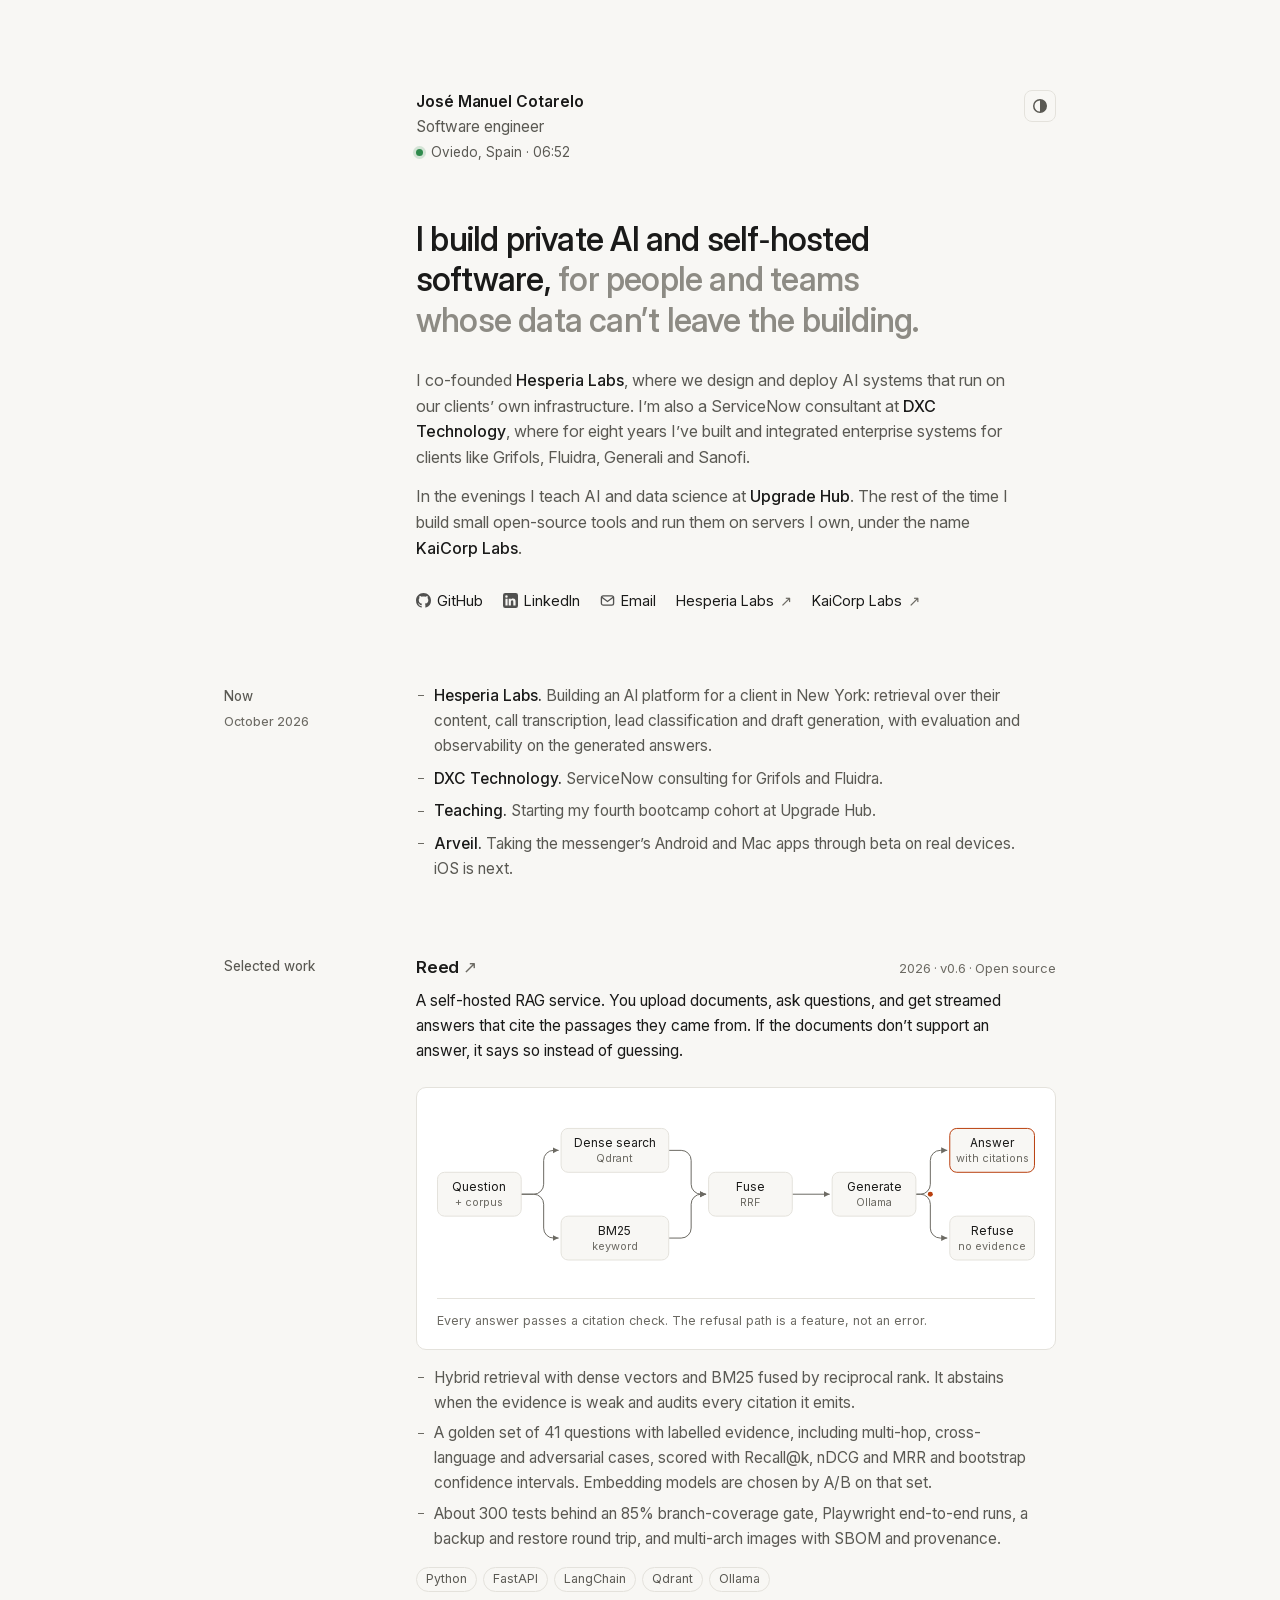
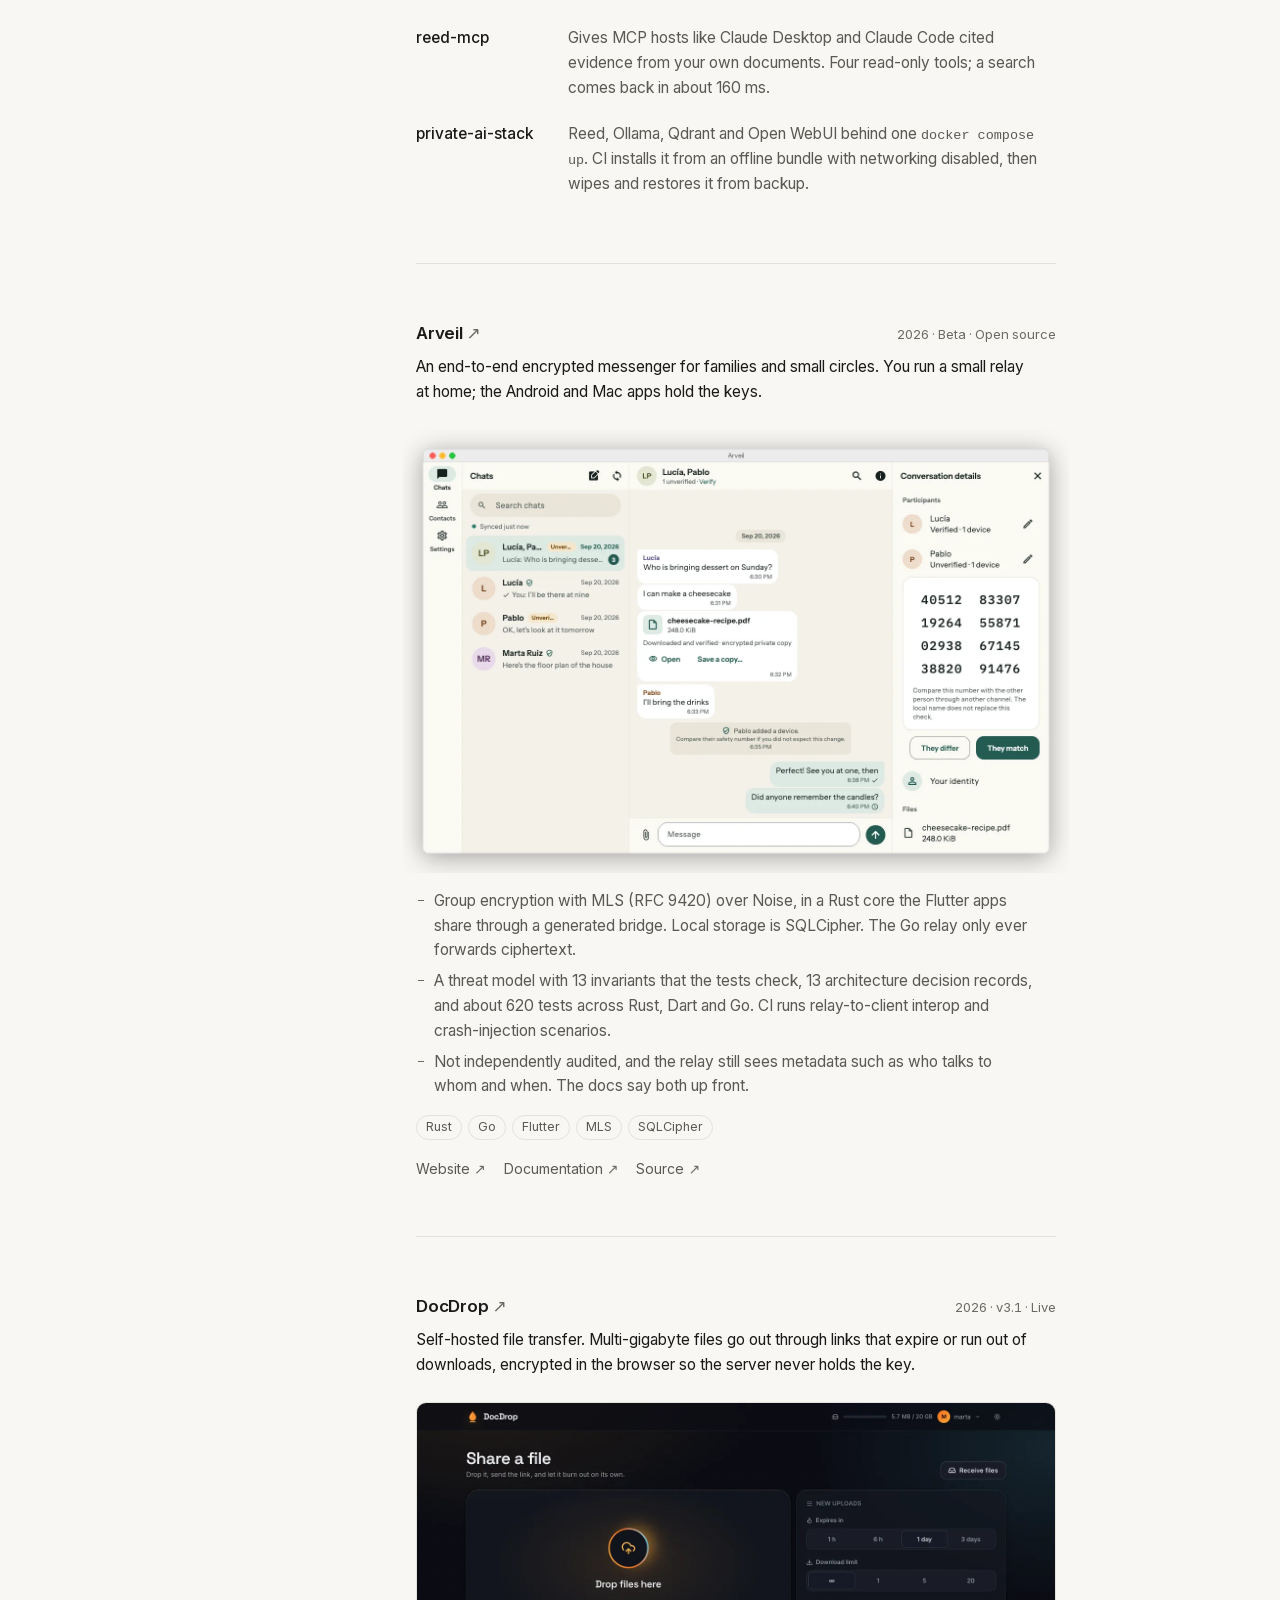
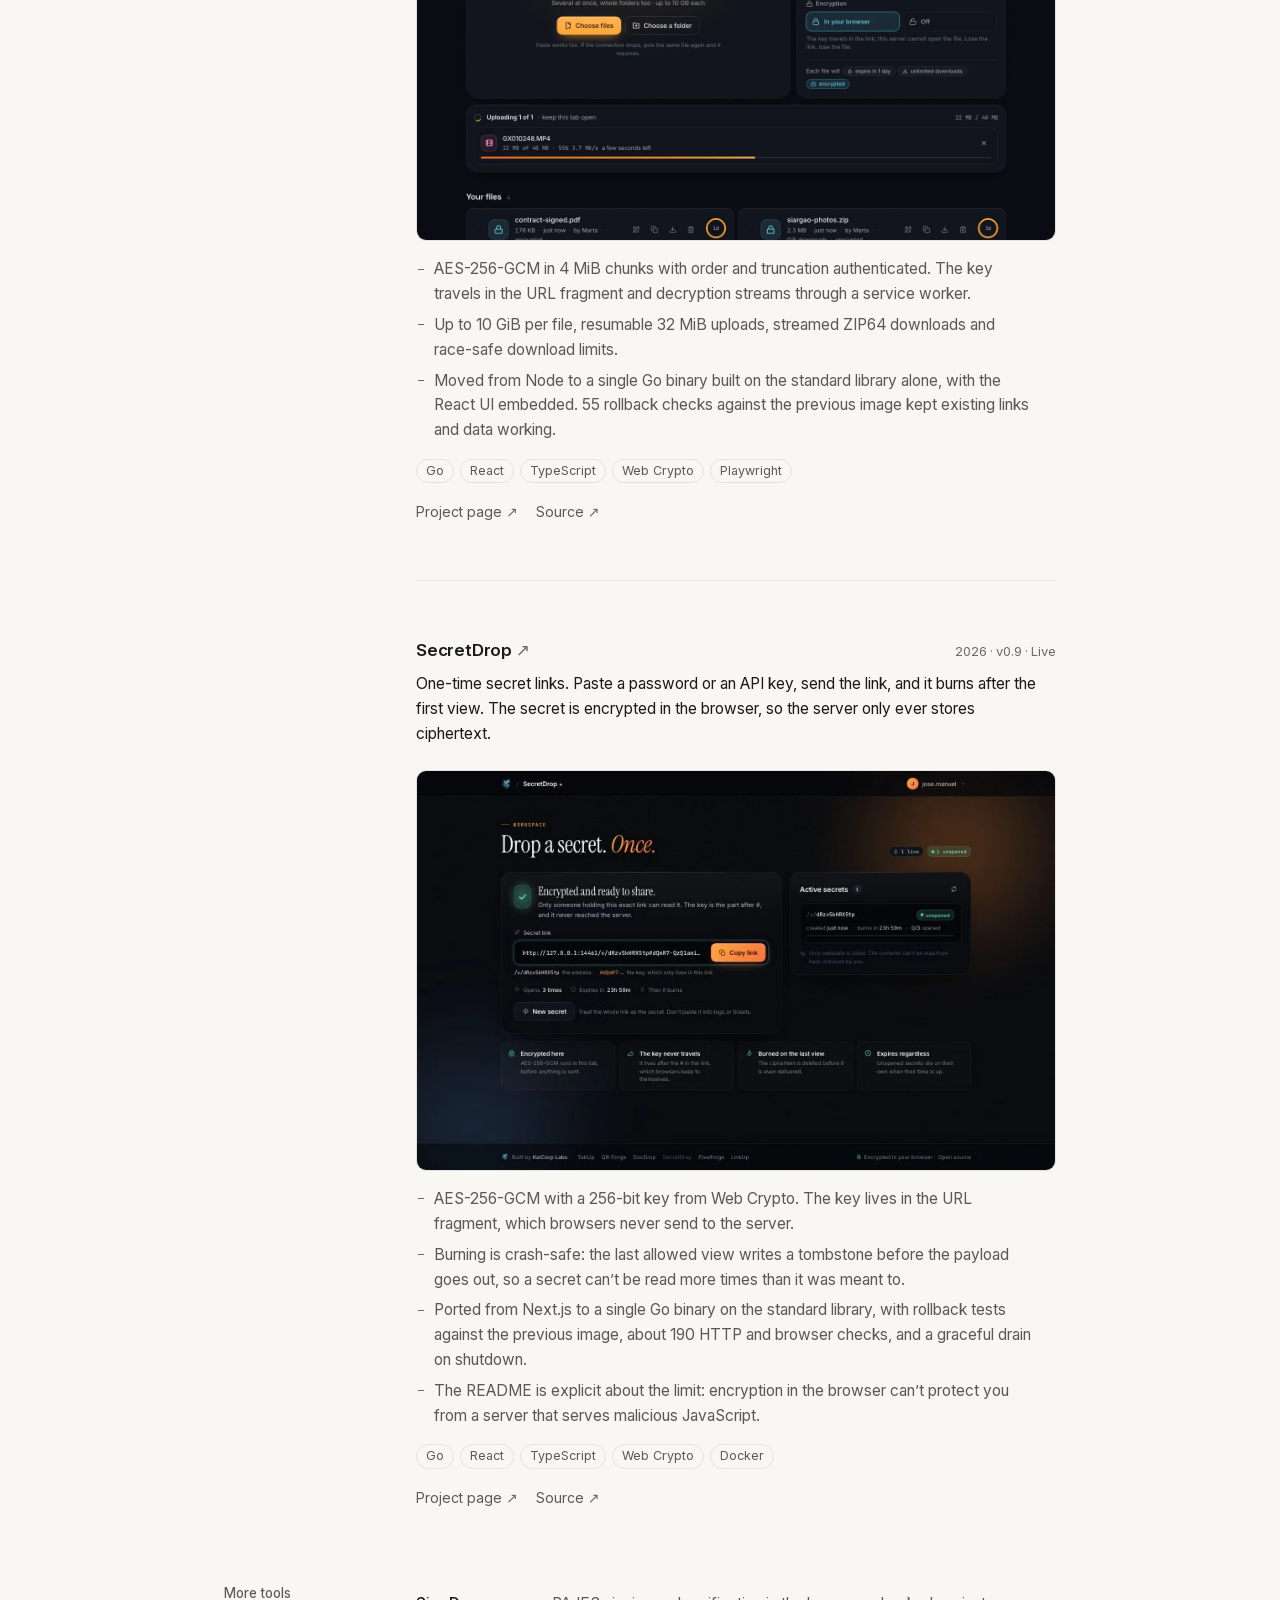
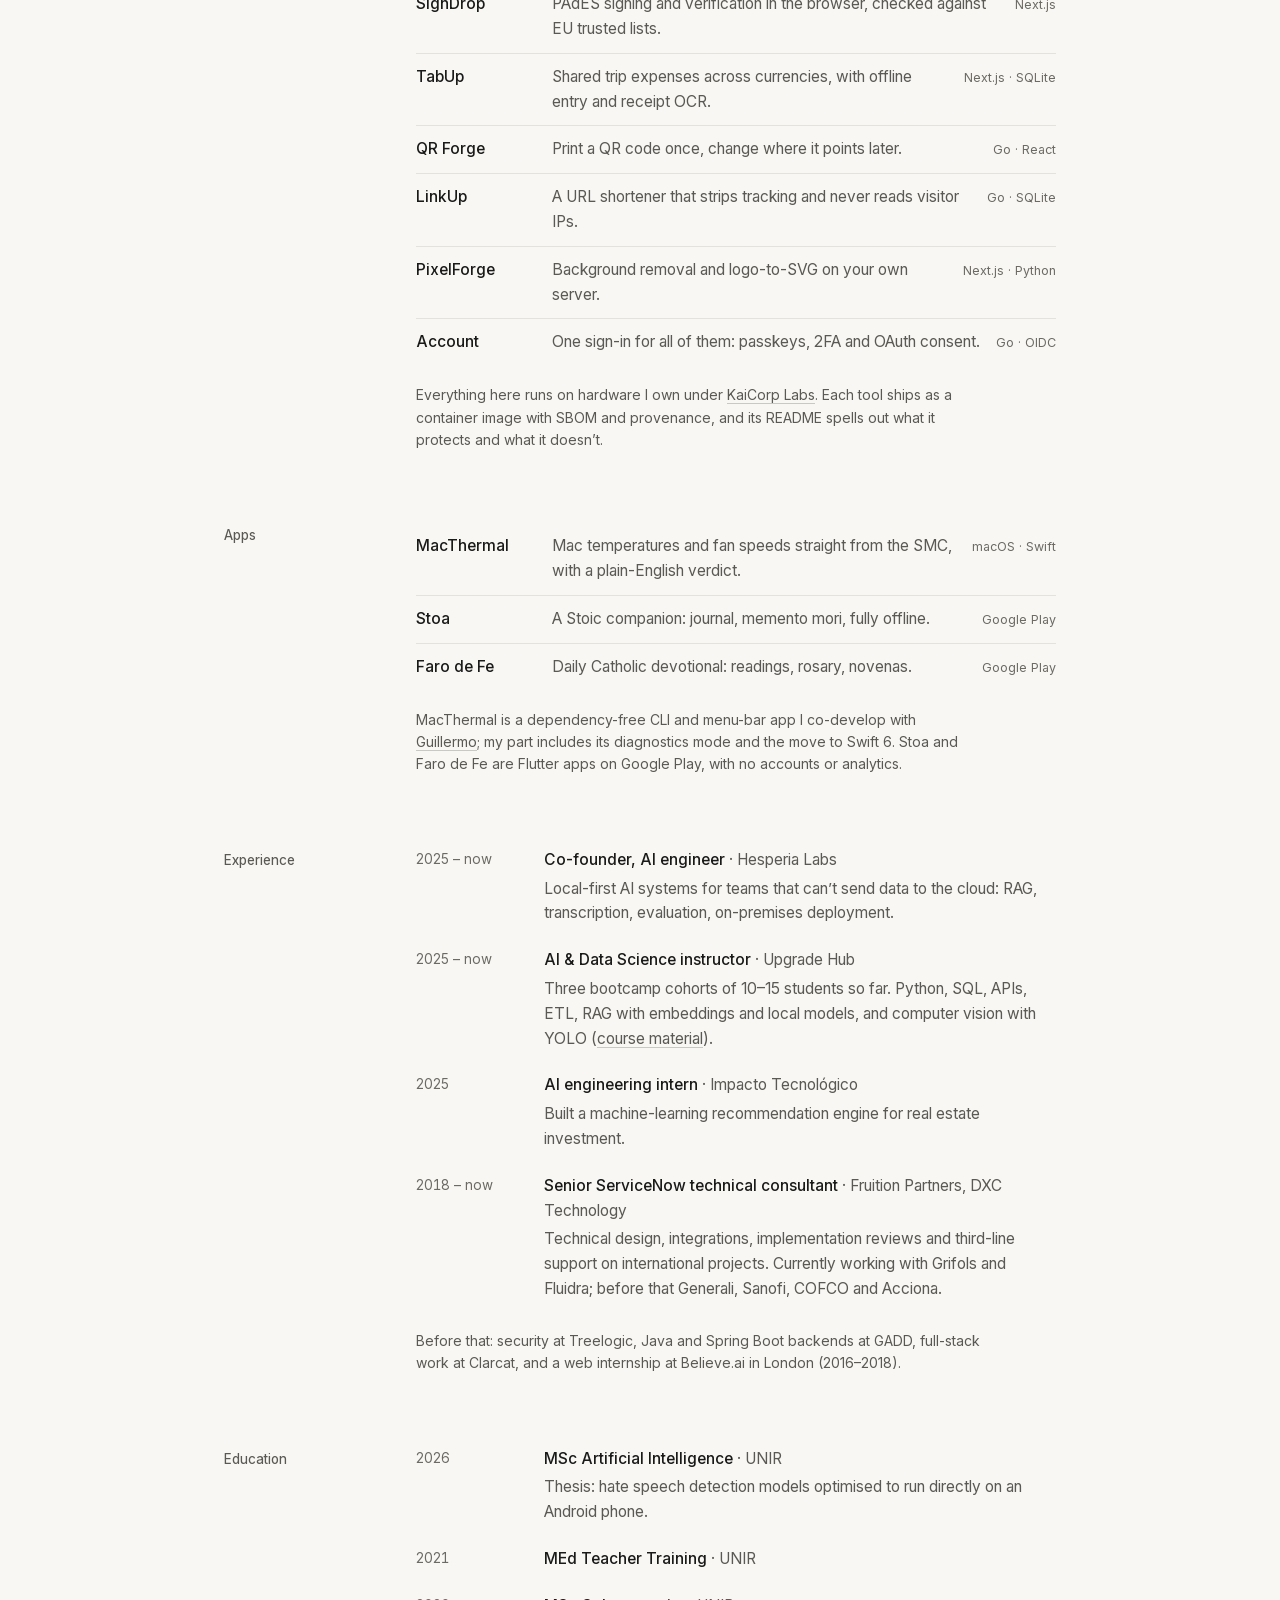
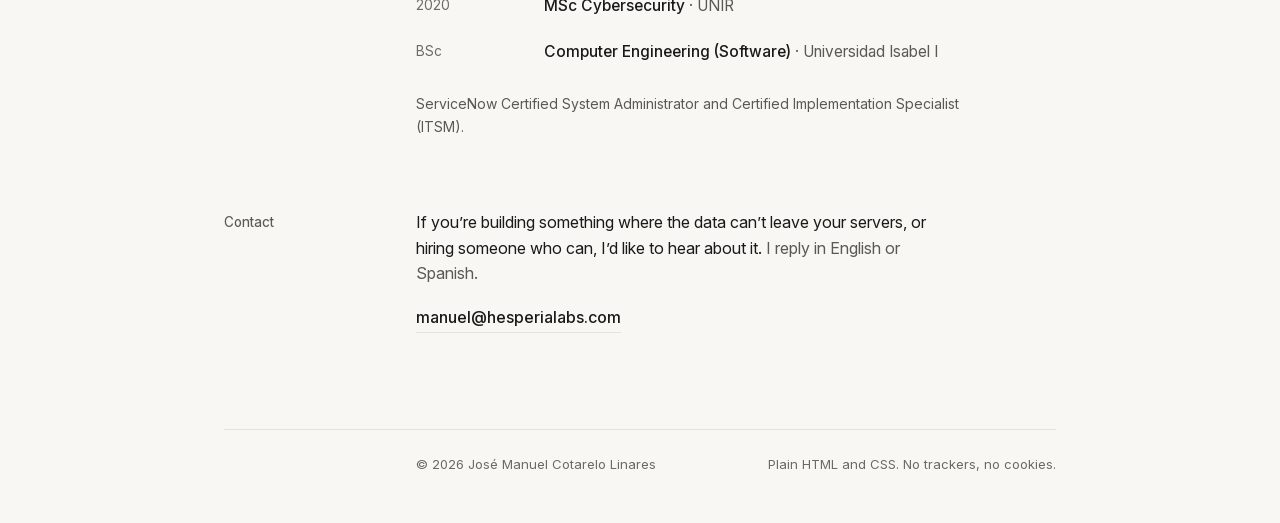
<file: index.html>
<!doctype html>
<html lang="en">
<head>
  <meta charset="utf-8">
  <meta name="viewport" content="width=device-width, initial-scale=1">
  <title>José Manuel Cotarelo · Software engineer</title>
  <meta name="description" content="Software engineer in Oviedo, Spain. Co-founder of Hesperia Labs. I build private AI and self-hosted software: RAG with citations, encrypted file sharing, tools that run on hardware you control.">
  <meta name="author" content="José Manuel Cotarelo Linares">
  <link rel="canonical" href="https://ulzuhan.github.io/">
  <meta name="theme-color" content="#f8f7f4" media="(prefers-color-scheme: light)">
  <meta name="theme-color" content="#121211" media="(prefers-color-scheme: dark)">

  <meta property="og:type" content="profile">
  <meta property="og:url" content="https://ulzuhan.github.io/">
  <meta property="og:title" content="José Manuel Cotarelo · Software engineer">
  <meta property="og:description" content="Private AI and self-hosted software. Co-founder of Hesperia Labs, AI instructor, eight years of enterprise engineering.">
  <meta property="og:image" content="https://ulzuhan.github.io/og.png">
  <meta property="og:image:width" content="1200">
  <meta property="og:image:height" content="630">
  <meta property="profile:first_name" content="José Manuel">
  <meta property="profile:last_name" content="Cotarelo Linares">
  <meta name="twitter:card" content="summary_large_image">

  <link rel="icon" href="/favicon.svg" type="image/svg+xml">
  <link rel="preload" href="/assets/fonts/inter-latin.woff2" as="font" type="font/woff2" crossorigin>
  <link rel="stylesheet" href="/assets/site.css">
  <script>
    try {
      var t = localStorage.getItem("theme");
      if (t === "light" || t === "dark") document.documentElement.dataset.theme = t;
    } catch (e) {}
  </script>

  <script type="application/ld+json">
  {
    "@context": "https://schema.org",
    "@type": "Person",
    "name": "José Manuel Cotarelo Linares",
    "jobTitle": "Software engineer",
    "url": "https://ulzuhan.github.io/",
    "address": { "@type": "PostalAddress", "addressLocality": "Oviedo", "addressCountry": "ES" },
    "worksFor": [
      { "@type": "Organization", "name": "Hesperia Labs", "url": "https://hesperialabs.com" },
      { "@type": "Organization", "name": "DXC Technology", "url": "https://dxc.com" }
    ],
    "alumniOf": [{ "@type": "CollegeOrUniversity", "name": "Universidad Internacional de La Rioja" }],
    "sameAs": [
      "https://github.com/Ulzuhan",
      "https://www.linkedin.com/in/manulinares6"
    ]
  }
  </script>
</head>
<body>
  <a class="skip" href="#main">Skip to content</a>

  <div class="page">
    <header class="row reveal" style="--i:0">
      <div class="spacer" aria-hidden="true"></div>
      <div class="top">
        <div>
          <div class="name">José Manuel Cotarelo</div>
          <div class="role">Software engineer</div>
          <div class="status">
            <span class="dot" aria-hidden="true"></span>
            <span>Oviedo, Spain <span id="clock"></span></span>
          </div>
        </div>
        <button class="theme" type="button" id="theme" aria-label="Toggle dark mode">
          <svg width="16" height="16" viewBox="0 0 16 16" aria-hidden="true">
            <circle cx="8" cy="8" r="6.25" fill="none" stroke="currentColor" stroke-width="1.5"/>
            <path d="M8 1.75a6.25 6.25 0 0 1 0 12.5Z" fill="currentColor"/>
          </svg>
        </button>
      </div>
    </header>

    <main id="main">
      <div class="row lede reveal" style="--i:1">
        <div class="spacer" aria-hidden="true"></div>
        <div>
          <h1>I build private AI and self&#8209;hosted software, <span>for people and teams whose data can’t leave the building.</span></h1>

          <div class="body">
            <p>I co-founded <strong>Hesperia Labs</strong>, where we design and deploy AI systems that run on our clients’ own infrastructure. I’m also a ServiceNow consultant at <strong>DXC Technology</strong>, where for eight years I’ve built and integrated enterprise systems for clients like Grifols, Fluidra, Generali and Sanofi.</p>
            <p>In the evenings I teach AI and data science at <strong>Upgrade Hub</strong>. The rest of the time I build small open-source tools and run them on servers I own, under the name <strong>KaiCorp Labs</strong>.</p>
          </div>

          <nav class="links" aria-label="Elsewhere">
            <a href="https://github.com/Ulzuhan">
              <svg viewBox="0 0 16 16" fill="currentColor" aria-hidden="true"><path d="M8 0c4.42 0 8 3.58 8 8a8.013 8.013 0 0 1-5.45 7.59c-.4.08-.55-.17-.55-.38 0-.27.01-1.13.01-2.2 0-.75-.25-1.23-.54-1.48 1.78-.2 3.65-.88 3.65-3.95 0-.88-.31-1.59-.82-2.15.08-.2.36-1.02-.08-2.12 0 0-.67-.22-2.2.82-.64-.18-1.32-.27-2-.27-.68 0-1.36.09-2 .27-1.53-1.03-2.2-.82-2.2-.82-.44 1.1-.16 1.92-.08 2.12-.51.56-.82 1.28-.82 2.15 0 3.06 1.86 3.75 3.64 3.95-.23.2-.44.55-.51 1.07-.46.21-1.61.55-2.33-.66-.15-.24-.6-.83-1.23-.82-.67.01-.27.38.01.53.34.19.73.9.82 1.13.16.45.68 1.31 2.69.94 0 .67.01 1.3.01 1.49 0 .21-.15.45-.55.38A7.995 7.995 0 0 1 0 8c0-4.42 3.58-8 8-8Z"/></svg>
              GitHub
            </a>
            <a href="https://www.linkedin.com/in/manulinares6">
              <svg viewBox="0 0 16 16" fill="currentColor" aria-hidden="true"><path d="M13.6 0H2.4A2.4 2.4 0 0 0 0 2.4v11.2A2.4 2.4 0 0 0 2.4 16h11.2a2.4 2.4 0 0 0 2.4-2.4V2.4A2.4 2.4 0 0 0 13.6 0ZM4.9 13.3H2.6V6h2.3v7.3ZM3.7 5a1.3 1.3 0 1 1 0-2.7 1.3 1.3 0 0 1 0 2.7Zm9.6 8.3H11V9.8c0-.9 0-2-1.2-2s-1.4.9-1.4 1.9v3.6H6.1V6h2.2v1h.1c.3-.6 1.1-1.2 2.2-1.2 2.4 0 2.8 1.6 2.8 3.6v3.9Z"/></svg>
              LinkedIn
            </a>
            <a href="mailto:manuel@hesperialabs.com">
              <svg viewBox="0 0 16 16" fill="none" stroke="currentColor" stroke-width="1.4" aria-hidden="true"><rect x="1.5" y="3" width="13" height="10" rx="2"/><path d="m2 4.5 6 4.5 6-4.5"/></svg>
              Email
            </a>
            <a href="https://hesperialabs.com">Hesperia Labs <span class="arrow">↗</span></a>
            <a href="https://kaicorplabs.com">KaiCorp Labs <span class="arrow">↗</span></a>
          </nav>
        </div>
      </div>

      <section class="row now reveal" style="--i:2" aria-labelledby="now-h">
        <h2 class="label" id="now-h">Now<span class="stamp">October 2026</span></h2>
        <ul>
          <li><strong>Hesperia Labs.</strong> Building an AI platform for a client in New York: retrieval over their content, call transcription, lead classification and draft generation, with evaluation and observability on the generated answers.</li>
          <li><strong>DXC Technology.</strong> ServiceNow consulting for Grifols and Fluidra.</li>
          <li><strong>Teaching.</strong> Starting my fourth bootcamp cohort at Upgrade Hub.</li>
          <li><strong>Arveil.</strong> Taking the messenger’s Android and Mac apps through beta on real devices. iOS is next.</li>
        </ul>
      </section>

      <section class="row" aria-labelledby="work-h">
        <h2 class="label" id="work-h">Selected work</h2>
        <div>
          <article class="work">
            <div class="work-head">
              <h3><a href="https://github.com/Ulzuhan/reed">Reed <span class="arrow">↗</span></a></h3>
              <span class="meta">2026 · v0.6 · Open source</span>
            </div>
            <p class="summary">A self-hosted RAG service. You upload documents, ask questions, and get streamed answers that cite the passages they came from. If the documents don’t support an answer, it says so instead of guessing.</p>

            <figure class="figure diagram" aria-labelledby="reed-cap">
              <svg class="h" viewBox="0 0 600 170" role="img" aria-labelledby="reed-svg-t">
                <title id="reed-svg-t">Reed pipeline: question, hybrid retrieval with dense vectors and BM25, fusion, generation with a local model, citation check, then an answer with sources or a refusal.</title>
                <defs>
                  <marker id="ah" viewBox="0 0 8 8" refX="7" refY="4" markerWidth="7" markerHeight="7" orient="auto-start-reverse">
                    <path class="head" d="M0 0.5 7 4 0 7.5Z"/>
                  </marker>
                </defs>

                <rect class="box" x="0.5" y="62.5" width="84" height="44" rx="7"/>
                <text x="42.5" y="81" text-anchor="middle">Question</text>
                <text class="sub" x="42.5" y="96" text-anchor="middle">+ corpus</text>

                <rect class="box" x="124.5" y="18.5" width="108" height="44" rx="7"/>
                <text x="178.5" y="37" text-anchor="middle">Dense search</text>
                <text class="sub" x="178.5" y="52" text-anchor="middle">Qdrant</text>

                <rect class="box" x="124.5" y="106.5" width="108" height="44" rx="7"/>
                <text x="178.5" y="125" text-anchor="middle">BM25</text>
                <text class="sub" x="178.5" y="140" text-anchor="middle">keyword</text>

                <rect class="box" x="272.5" y="62.5" width="84" height="44" rx="7"/>
                <text x="314.5" y="81" text-anchor="middle">Fuse</text>
                <text class="sub" x="314.5" y="96" text-anchor="middle">RRF</text>

                <rect class="box" x="396.5" y="62.5" width="84" height="44" rx="7"/>
                <text x="438.5" y="81" text-anchor="middle">Generate</text>
                <text class="sub" x="438.5" y="96" text-anchor="middle">Ollama</text>

                <rect class="box hl" x="514.5" y="18.5" width="85" height="44" rx="7"/>
                <text x="557" y="37" text-anchor="middle">Answer</text>
                <text class="sub" x="557" y="52" text-anchor="middle">with citations</text>

                <rect class="box" x="514.5" y="106.5" width="85" height="44" rx="7"/>
                <text x="557" y="125" text-anchor="middle">Refuse</text>
                <text class="sub" x="557" y="140" text-anchor="middle">no evidence</text>

                <path class="wire" d="M85 84.5h12a10 10 0 0 0 10-10V50.5a10 10 0 0 1 10-10h5" marker-end="url(#ah)"/>
                <path class="wire" d="M85 84.5h12a10 10 0 0 1 10 10v24a10 10 0 0 0 10 10h5" marker-end="url(#ah)"/>
                <path class="wire" d="M233 40.5h12a10 10 0 0 1 10 10v24a10 10 0 0 0 10 10h5" marker-end="url(#ah)"/>
                <path class="wire" d="M233 128.5h12a10 10 0 0 0 10-10v-24a10 10 0 0 1 10-10h5" marker-end="url(#ah)"/>
                <path class="wire" d="M357 84.5h37" marker-end="url(#ah)"/>
                <path class="wire" d="M481 84.5h4a10 10 0 0 0 10-10V50.5a10 10 0 0 1 10-10h7" marker-end="url(#ah)"/>
                <path class="wire" d="M481 84.5h4a10 10 0 0 1 10 10v24a10 10 0 0 0 10 10h7" marker-end="url(#ah)"/>
                <circle class="refuse" cx="495" cy="84.5" r="2.5"/>
              </svg>
              <svg class="v" viewBox="0 0 320 382" role="img" aria-labelledby="reed-svg-v">
                <title id="reed-svg-v">Reed pipeline: question, hybrid retrieval with dense vectors and BM25, fusion, generation with a local model, citation check, then an answer with sources or a refusal.</title>
                <defs>
                  <marker id="ah2" viewBox="0 0 8 8" refX="7" refY="4" markerWidth="7" markerHeight="7" orient="auto-start-reverse">
                    <path class="head" d="M0 0.5 7 4 0 7.5Z"/>
                  </marker>
                </defs>

                <rect class="box" x="100.5" y="0.5" width="119" height="44" rx="7"/>
                <text x="160" y="19" text-anchor="middle">Question</text>
                <text class="sub" x="160" y="34" text-anchor="middle">+ corpus</text>

                <rect class="box" x="0.5" y="84.5" width="148" height="44" rx="7"/>
                <text x="74.5" y="103" text-anchor="middle">Dense search</text>
                <text class="sub" x="74.5" y="118" text-anchor="middle">Qdrant</text>

                <rect class="box" x="171.5" y="84.5" width="148" height="44" rx="7"/>
                <text x="245.5" y="103" text-anchor="middle">BM25</text>
                <text class="sub" x="245.5" y="118" text-anchor="middle">keyword</text>

                <rect class="box" x="100.5" y="168.5" width="119" height="44" rx="7"/>
                <text x="160" y="187" text-anchor="middle">Fuse</text>
                <text class="sub" x="160" y="202" text-anchor="middle">RRF</text>

                <rect class="box" x="100.5" y="252.5" width="119" height="44" rx="7"/>
                <text x="160" y="271" text-anchor="middle">Generate</text>
                <text class="sub" x="160" y="286" text-anchor="middle">Ollama</text>

                <rect class="box hl" x="0.5" y="336.5" width="148" height="44" rx="7"/>
                <text x="74.5" y="355" text-anchor="middle">Answer</text>
                <text class="sub" x="74.5" y="370" text-anchor="middle">with citations</text>

                <rect class="box" x="171.5" y="336.5" width="148" height="44" rx="7"/>
                <text x="245.5" y="355" text-anchor="middle">Refuse</text>
                <text class="sub" x="245.5" y="370" text-anchor="middle">no evidence</text>

                <path class="wire" d="M160 45v4a10 10 0 0 1-10 10H84.5a10 10 0 0 0-10 10v13" marker-end="url(#ah2)"/>
                <path class="wire" d="M160 45v4a10 10 0 0 0 10 10h65.5a10 10 0 0 1 10 10v13" marker-end="url(#ah2)"/>
                <path class="wire" d="M74.5 129v4a10 10 0 0 0 10 10H150a10 10 0 0 1 10 10v13" marker-end="url(#ah2)"/>
                <path class="wire" d="M245.5 129v4a10 10 0 0 1-10 10H170a10 10 0 0 0-10 10v13" marker-end="url(#ah2)"/>
                <path class="wire" d="M160 213v37" marker-end="url(#ah2)"/>
                <path class="wire" d="M160 297v4a10 10 0 0 1-10 10H84.5a10 10 0 0 0-10 10v13" marker-end="url(#ah2)"/>
                <path class="wire" d="M160 297v4a10 10 0 0 0 10 10h65.5a10 10 0 0 1 10 10v13" marker-end="url(#ah2)"/>
                <circle class="refuse" cx="160" cy="301" r="2.5"/>
              </svg>
              <figcaption id="reed-cap">Every answer passes a citation check. The refusal path is a feature, not an error.</figcaption>
            </figure>

            <ul class="facts">
              <li>Hybrid retrieval with dense vectors and BM25 fused by reciprocal rank. It abstains when the evidence is weak and audits every citation it emits.</li>
              <li>A golden set of 41 questions with labelled evidence, including multi-hop, cross-language and adversarial cases, scored with Recall@k, nDCG and MRR and bootstrap confidence intervals. Embedding models are chosen by A/B on that set.</li>
              <li>About 300 tests behind an 85% branch-coverage gate, Playwright end-to-end runs, a backup and restore round trip, and multi-arch images with SBOM and provenance.</li>
            </ul>
            <ul class="stack" aria-label="Stack">
              <li>Python</li><li>FastAPI</li><li>LangChain</li><li>Qdrant</li><li>Ollama</li>
            </ul>

            <div class="related">
              <a href="https://github.com/Ulzuhan/reed-mcp"><b>reed-mcp</b><span>Gives MCP hosts like Claude Desktop and Claude Code cited evidence from your own documents. Four read-only tools; a search comes back in about 160&nbsp;ms.</span></a>
              <a href="https://github.com/Ulzuhan/private-ai-stack"><b>private-ai-stack</b><span>Reed, Ollama, Qdrant and Open WebUI behind one <code>docker compose up</code>. CI installs it from an offline bundle with networking disabled, then wipes and restores it from backup.</span></a>
            </div>
          </article>

          <article class="work">
            <div class="work-head">
              <h3><a href="https://arveil.kaicorplabs.com">Arveil <span class="arrow">↗</span></a></h3>
              <span class="meta">2026 · Beta · Open source</span>
            </div>
            <p class="summary">An end-to-end encrypted messenger for families and small circles. You run a small relay at home; the Android and Mac apps hold the keys.</p>

            <figure class="figure bare">
              <img class="shot-light" src="/assets/work/arveil-light.webp" width="1360" height="908" loading="lazy" decoding="async" alt="Arveil on macOS: a group chat with a shared PDF, and the panel for comparing safety numbers with another participant.">
              <img class="shot-dark" src="/assets/work/arveil-dark.webp" width="1360" height="908" loading="lazy" decoding="async" alt="Arveil on macOS: a group chat with a shared PDF, and the panel for comparing safety numbers with another participant.">
            </figure>

            <ul class="facts">
              <li>Group encryption with MLS (RFC 9420) over Noise, in a Rust core the Flutter apps share through a generated bridge. Local storage is SQLCipher. The Go relay only ever forwards ciphertext.</li>
              <li>A threat model with 13 invariants that the tests check, 13 architecture decision records, and about 620 tests across Rust, Dart and Go. CI runs relay-to-client interop and crash-injection scenarios.</li>
              <li>Not independently audited, and the relay still sees metadata such as who talks to whom and when. The docs say both up front.</li>
            </ul>
            <ul class="stack" aria-label="Stack">
              <li>Rust</li><li>Go</li><li>Flutter</li><li>MLS</li><li>SQLCipher</li>
            </ul>
            <div class="sublinks">
              <a href="https://arveil.kaicorplabs.com">Website <span class="arrow">↗</span></a>
              <a href="https://ulzuhan.github.io/arveil/">Documentation <span class="arrow">↗</span></a>
              <a href="https://github.com/Ulzuhan/arveil">Source <span class="arrow">↗</span></a>
            </div>
          </article>

          <article class="work">
            <div class="work-head">
              <h3><a href="https://kaicorplabs.com/projects/docdrop/">DocDrop <span class="arrow">↗</span></a></h3>
              <span class="meta">2026 · v3.1 · Live</span>
            </div>
            <p class="summary">Self-hosted file transfer. Multi-gigabyte files go out through links that expire or run out of downloads, encrypted in the browser so the server never holds the key.</p>

            <figure class="figure">
              <img src="/assets/work/docdrop.webp" width="1400" height="960" loading="lazy" decoding="async" alt="DocDrop upload screen: a drop zone, options for expiry, download limit and in-browser encryption, and a 40 MB upload in progress.">
            </figure>

            <ul class="facts">
              <li>AES-256-GCM in 4&nbsp;MiB chunks with order and truncation authenticated. The key travels in the URL fragment and decryption streams through a service worker.</li>
              <li>Up to 10&nbsp;GiB per file, resumable 32&nbsp;MiB uploads, streamed ZIP64 downloads and race-safe download limits.</li>
              <li>Moved from Node to a single Go binary built on the standard library alone, with the React UI embedded. 55 rollback checks against the previous image kept existing links and data working.</li>
            </ul>
            <ul class="stack" aria-label="Stack">
              <li>Go</li><li>React</li><li>TypeScript</li><li>Web Crypto</li><li>Playwright</li>
            </ul>
            <div class="sublinks">
              <a href="https://kaicorplabs.com/projects/docdrop/">Project page <span class="arrow">↗</span></a>
              <a href="https://github.com/Ulzuhan/docdrop">Source <span class="arrow">↗</span></a>
            </div>
          </article>

          <article class="work">
            <div class="work-head">
              <h3><a href="https://kaicorplabs.com/projects/secretdrop/">SecretDrop <span class="arrow">↗</span></a></h3>
              <span class="meta">2026 · v0.9 · Live</span>
            </div>
            <p class="summary">One-time secret links. Paste a password or an API key, send the link, and it burns after the first view. The secret is encrypted in the browser, so the server only ever stores ciphertext.</p>

            <figure class="figure">
              <img src="/assets/work/secretdrop.webp" width="760" height="475" loading="lazy" decoding="async" alt="SecretDrop after creating a secret: the one-time link with its key after the #, the remaining views and expiry, and a list of active secrets showing only metadata.">
            </figure>

            <ul class="facts">
              <li>AES-256-GCM with a 256-bit key from Web Crypto. The key lives in the URL fragment, which browsers never send to the server.</li>
              <li>Burning is crash-safe: the last allowed view writes a tombstone before the payload goes out, so a secret can’t be read more times than it was meant to.</li>
              <li>Ported from Next.js to a single Go binary on the standard library, with rollback tests against the previous image, about 190 HTTP and browser checks, and a graceful drain on shutdown.</li>
              <li>The README is explicit about the limit: encryption in the browser can’t protect you from a server that serves malicious JavaScript.</li>
            </ul>
            <ul class="stack" aria-label="Stack">
              <li>Go</li><li>React</li><li>TypeScript</li><li>Web Crypto</li><li>Docker</li>
            </ul>
            <div class="sublinks">
              <a href="https://kaicorplabs.com/projects/secretdrop/">Project page <span class="arrow">↗</span></a>
              <a href="https://github.com/Ulzuhan/secretdrop">Source <span class="arrow">↗</span></a>
            </div>
          </article>
        </div>
      </section>

      <section class="row" aria-labelledby="tools-h">
        <h2 class="label" id="tools-h">More tools</h2>
        <div>
          <ul class="list">
            <li><a href="https://github.com/Ulzuhan/signdrop"><b>SignDrop</b><span class="desc">PAdES signing and verification in the browser, checked against EU trusted lists.</span><span class="tag">Next.js</span></a></li>
            <li><a href="https://kaicorplabs.com/projects/tabup/"><b>TabUp</b><span class="desc">Shared trip expenses across currencies, with offline entry and receipt OCR.</span><span class="tag">Next.js · SQLite</span></a></li>
            <li><a href="https://kaicorplabs.com/projects/qr-forge/"><b>QR Forge</b><span class="desc">Print a QR code once, change where it points later.</span><span class="tag">Go · React</span></a></li>
            <li><a href="https://kaicorplabs.com/projects/linkup/"><b>LinkUp</b><span class="desc">A URL shortener that strips tracking and never reads visitor IPs.</span><span class="tag">Go · SQLite</span></a></li>
            <li><a href="https://kaicorplabs.com/projects/pixelforge/"><b>PixelForge</b><span class="desc">Background removal and logo-to-SVG on your own server.</span><span class="tag">Next.js · Python</span></a></li>
            <li><a href="https://github.com/Ulzuhan/kaicorp-account"><b>Account</b><span class="desc">One sign-in for all of them: passkeys, 2FA and OAuth consent.</span><span class="tag">Go · OIDC</span></a></li>
          </ul>
          <p class="note">Everything here runs on hardware I own under <a href="https://kaicorplabs.com">KaiCorp Labs</a>. Each tool ships as a container image with SBOM and provenance, and its README spells out what it protects and what it doesn’t.</p>
        </div>
      </section>

      <section class="row" aria-labelledby="apps-h">
        <h2 class="label" id="apps-h">Apps</h2>
        <div>
          <ul class="list">
            <li><a href="https://github.com/guillerDev/macthermal"><b>MacThermal</b><span class="desc">Mac temperatures and fan speeds straight from the SMC, with a plain-English verdict.</span><span class="tag">macOS · Swift</span></a></li>
            <li><a href="/stoa/"><b>Stoa</b><span class="desc">A Stoic companion: journal, memento mori, fully offline.</span><span class="tag">Google Play</span></a></li>
            <li><a href="/beacon-of-faith/"><b>Faro de Fe</b><span class="desc">Daily Catholic devotional: readings, rosary, novenas.</span><span class="tag">Google Play</span></a></li>
          </ul>
          <p class="note">MacThermal is a dependency-free CLI and menu-bar app I co-develop with <a href="https://github.com/guillerDev">Guillermo</a>; my part includes its diagnostics mode and the move to Swift 6. Stoa and Faro de Fe are Flutter apps on Google Play, with no accounts or analytics.</p>
        </div>
      </section>

      <section class="row" aria-labelledby="exp-h">
        <h2 class="label" id="exp-h">Experience</h2>
        <div>
          <ol class="timeline">
            <li>
              <span class="when">2025 – now</span>
              <div class="what">
                <b>Co-founder, AI engineer</b> <span class="org">· Hesperia Labs</span>
                <p>Local-first AI systems for teams that can’t send data to the cloud: RAG, transcription, evaluation, on-premises deployment.</p>
              </div>
            </li>
            <li>
              <span class="when">2025 – now</span>
              <div class="what">
                <b>AI &amp; Data Science instructor</b> <span class="org">· Upgrade Hub</span>
                <p>Three bootcamp cohorts of 10–15 students so far. Python, SQL, APIs, ETL, RAG with embeddings and local models, and computer vision with YOLO (<a href="https://github.com/Ulzuhan/Masterclass-YOLO">course material</a>).</p>
              </div>
            </li>
            <li>
              <span class="when">2025</span>
              <div class="what">
                <b>AI engineering intern</b> <span class="org">· Impacto Tecnológico</span>
                <p>Built a machine-learning recommendation engine for real estate investment.</p>
              </div>
            </li>
            <li>
              <span class="when">2018 – now</span>
              <div class="what">
                <b>Senior ServiceNow technical consultant</b> <span class="org">· Fruition Partners, DXC Technology</span>
                <p>Technical design, integrations, implementation reviews and third-line support on international projects. Currently working with Grifols and Fluidra; before that Generali, Sanofi, COFCO and Acciona.</p>
              </div>
            </li>
          </ol>
          <p class="earlier">Before that: security at Treelogic, Java and Spring Boot backends at GADD, full-stack work at Clarcat, and a web internship at Believe.ai in London (2016–2018).</p>
        </div>
      </section>

      <section class="row" aria-labelledby="edu-h">
        <h2 class="label" id="edu-h">Education</h2>
        <div>
          <ol class="timeline">
            <li>
              <span class="when">2026</span>
              <div class="what">
                <b>MSc Artificial Intelligence</b> <span class="org">· UNIR</span>
                <p>Thesis: hate speech detection models optimised to run directly on an Android phone.</p>
              </div>
            </li>
            <li>
              <span class="when">2021</span>
              <div class="what"><b>MEd Teacher Training</b> <span class="org">· UNIR</span></div>
            </li>
            <li>
              <span class="when">2020</span>
              <div class="what"><b>MSc Cybersecurity</b> <span class="org">· UNIR</span></div>
            </li>
            <li>
              <span class="when">BSc</span>
              <div class="what"><b>Computer Engineering (Software)</b> <span class="org">· Universidad Isabel I</span></div>
            </li>
          </ol>
          <p class="earlier">ServiceNow Certified System Administrator and Certified Implementation Specialist (ITSM).</p>
        </div>
      </section>

      <section class="row contact" aria-labelledby="contact-h">
        <h2 class="label" id="contact-h">Contact</h2>
        <div>
          <p>If you’re building something where the data can’t leave your servers, or hiring someone who can, I’d like to hear about it. <span class="muted">I reply in English or Spanish.</span></p>
          <a class="mail" href="mailto:manuel@hesperialabs.com">manuel@hesperialabs.com</a>
        </div>
      </section>
    </main>

    <footer class="row">
      <div class="spacer" aria-hidden="true"></div>
      <div class="colophon">
        <span>© 2026 José Manuel Cotarelo Linares</span>
        <span>Plain HTML and CSS. No trackers, no cookies.</span>
      </div>
    </footer>
  </div>

  <script>
    (function () {
      var clock = document.getElementById("clock");
      var fmt = new Intl.DateTimeFormat("en-GB", { timeZone: "Europe/Madrid", hour: "2-digit", minute: "2-digit" });
      function tick() { clock.textContent = "· " + fmt.format(new Date()); }
      tick();
      setInterval(tick, 30000);

      var root = document.documentElement;
      var media = window.matchMedia("(prefers-color-scheme: dark)");
      document.getElementById("theme").addEventListener("click", function () {
        var current = root.dataset.theme || (media.matches ? "dark" : "light");
        var next = current === "dark" ? "light" : "dark";
        root.dataset.theme = next;
        try { localStorage.setItem("theme", next); } catch (e) {}
      });
    })();
  </script>
</body>
</html>
</file>
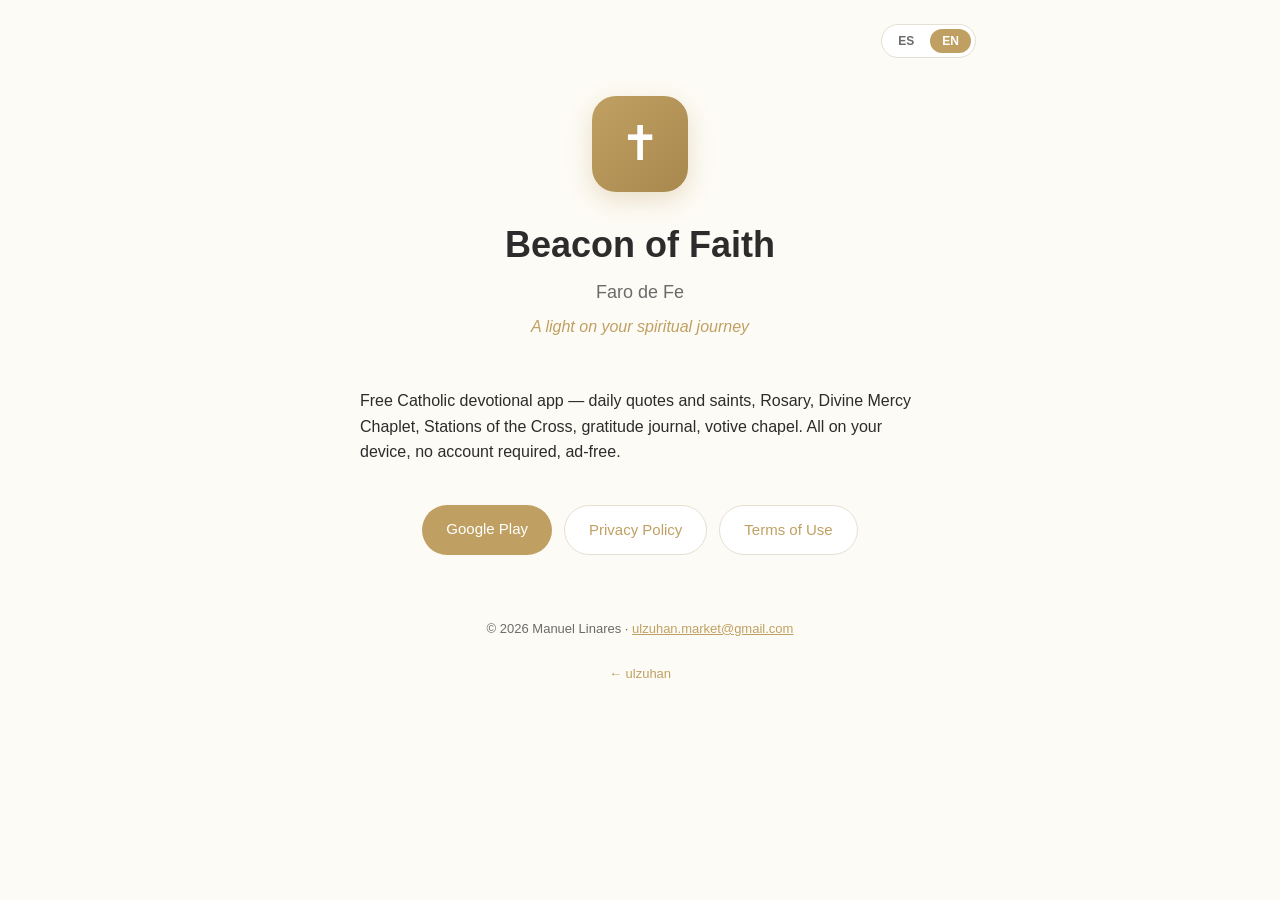
<file: beacon-of-faith/index.html>
<!DOCTYPE html>
<html lang="es">
<head>
  <meta charset="UTF-8">
  <meta name="viewport" content="width=device-width, initial-scale=1.0">
  <title>Faro de Fe · Beacon of Faith</title>
  <meta name="description" id="meta-desc" content="App católica de inspiración diaria — citas, santo del día, rosario, novenas y más.">
  <style>
    :root {
      --primary: #C0A062;
      --primary-dark: #a8884d;
      --text: #2C2C2C;
      --muted: #6b6b6b;
      --bg: #FDFBF5;
      --border: #e6e0d2;
      --surface: #ffffff;
    }
    * { box-sizing: border-box; }
    body {
      margin: 0;
      font-family: -apple-system, BlinkMacSystemFont, "Segoe UI", Roboto, "Helvetica Neue", Arial, sans-serif;
      background: var(--bg);
      color: var(--text);
      line-height: 1.6;
    }
    .wrap {
      max-width: 720px;
      margin: 0 auto;
      padding: 96px 24px 80px;
      text-align: center;
      position: relative;
    }
    
    /* Language selector premium styling */
    .lang-selector {
      position: absolute;
      top: 24px;
      right: 24px;
      display: inline-flex;
      gap: 4px;
      border: 1px solid var(--border);
      border-radius: 999px;
      padding: 4px;
      background: var(--surface);
      z-index: 100;
    }
    
    .lang-selector button {
      background: transparent;
      border: none;
      color: var(--muted);
      padding: 5px 12px;
      border-radius: 999px;
      font-size: 0.75rem;
      font-weight: 600;
      cursor: pointer;
      transition: all 0.2s ease;
    }
    
    .lang-selector button.active {
      background: var(--primary);
      color: #ffffff;
    }
    
    .lang-selector button:hover:not(.active) {
      color: var(--text);
    }

    .logo {
      width: 96px;
      height: 96px;
      border-radius: 24px;
      background: linear-gradient(135deg, var(--primary), var(--primary-dark));
      display: inline-flex;
      align-items: center;
      justify-content: center;
      font-size: 48px;
      color: white;
      margin-bottom: 24px;
      box-shadow: 0 8px 24px rgba(192, 160, 98, 0.3);
    }
    h1 {
      margin: 0 0 4px;
      font-size: 36px;
    }
    .subtitle {
      color: var(--muted);
      font-size: 18px;
      margin-bottom: 8px;
    }
    .tagline {
      color: var(--primary);
      font-style: italic;
      margin-bottom: 48px;
    }
    .description {
      text-align: left;
      max-width: 560px;
      margin: 0 auto 40px;
      font-size: 16px;
    }
    .links {
      display: flex;
      flex-wrap: wrap;
      justify-content: center;
      gap: 12px;
      margin-bottom: 32px;
    }
    .links a {
      padding: 12px 24px;
      border-radius: 999px;
      text-decoration: none;
      font-weight: 500;
      font-size: 15px;
      transition: transform 0.15s ease;
    }
    .links a:hover { transform: translateY(-1px); }
    .btn-primary {
      background: var(--primary);
      color: white;
    }
    .btn-secondary {
      background: white;
      color: var(--primary);
      border: 1px solid var(--border);
    }
    footer {
      margin-top: 64px;
      color: var(--muted);
      font-size: 13px;
    }
    footer a { color: var(--primary); }

    .back-home {
      display: block;
      margin-top: 24px;
      text-decoration: none;
    }

    @media (max-width: 480px) {
      .wrap {
        padding: 80px 16px 40px;
      }
      .lang-selector {
        top: 16px;
        right: 16px;
      }
    }
  </style>
</head>
<body>
  <div class="wrap">
    
    <!-- Premium Language Selector -->
    <div class="lang-selector">
      <button id="btn-es" onclick="switchLanguage('es')">ES</button>
      <button id="btn-en" onclick="switchLanguage('en')">EN</button>
    </div>

    <div class="logo">✝</div>
    <h1 data-i18n="title">Faro de Fe</h1>
    <div class="subtitle" data-i18n="subtitle">Beacon of Faith</div>
    <div class="tagline" data-i18n="tagline">Una luz en tu camino espiritual</div>

    <div class="description">
      <p data-i18n="desc_p1">App católica gratuita de inspiración diaria. Recibe citas de la Biblia y los santos, conoce al santo del día, reza el Rosario y la Coronilla de la Divina Misericordia, completa el Vía Crucis, mantén tu diario de gratitud y enciende velas de petición. Todo en tu dispositivo, sin cuenta, sin anuncios.</p>
    </div>

    <div class="links">
      <a class="btn-primary" href="https://play.google.com/store/apps/details?id=com.ulzuhan.beacon_of_faith">Google Play</a>
      <a class="btn-secondary" href="./privacy.html" data-i18n="btn_privacy">Política de Privacidad</a>
      <a class="btn-secondary" href="./terms.html" data-i18n="btn_terms">Términos de Uso</a>
    </div>

    <footer>
      <p>© 2026 Manuel Linares · <a href="mailto:ulzuhan.market@gmail.com">ulzuhan.market@gmail.com</a></p>
      <a class="back-home" href="../" data-i18n="back_home">← ulzuhan</a>
    </footer>
  </div>

  <!-- Vanilla i18n Engine -->
  <script>
    const translations = {
      es: {
        meta_title: "Faro de Fe · Beacon of Faith",
        meta_desc: "App católica de inspiración diaria — citas, santo del día, rosario, novenas y más.",
        title: "Faro de Fe",
        subtitle: "Beacon of Faith",
        tagline: "Una luz en tu camino espiritual",
        desc_p1: "App católica gratuita de inspiración diaria. Recibe citas de la Biblia y los santos, conoce al santo del día, reza el Rosario y la Coronilla de la Divina Misericordia, completa el Vía Crucis, mantén tu diario de gratitud y enciende velas de petición. Todo en tu dispositivo, sin cuenta, sin anuncios.",
        btn_privacy: "Política de Privacidad",
        btn_terms: "Términos de Uso",
        back_home: "← ulzuhan"
      },
      en: {
        meta_title: "Beacon of Faith · Faro de Fe",
        meta_desc: "Daily Catholic devotional app — daily quotes and saints, Rosary, Divine Mercy Chaplet, Stations of the Cross, gratitude journal, votive chapel.",
        title: "Beacon of Faith",
        subtitle: "Faro de Fe",
        tagline: "A light on your spiritual journey",
        desc_p1: "Free Catholic devotional app — daily quotes and saints, Rosary, Divine Mercy Chaplet, Stations of the Cross, gratitude journal, votive chapel. All on your device, no account required, ad-free.",
        btn_privacy: "Privacy Policy",
        btn_terms: "Terms of Use",
        back_home: "← ulzuhan"
      }
    };

    function switchLanguage(lang) {
      if (!translations[lang]) return;
      
      // Update local storage
      localStorage.setItem('preferred_language', lang);
      
      // Toggle selector buttons
      document.getElementById('btn-es').classList.toggle('active', lang === 'es');
      document.getElementById('btn-en').classList.toggle('active', lang === 'en');
      
      // Update HTML lang attribute
      document.documentElement.lang = lang;
      
      // Translate meta details
      document.title = translations[lang].meta_title;
      document.getElementById('meta-desc').setAttribute('content', translations[lang].meta_desc);
      
      // Translate all data-i18n items
      document.querySelectorAll('[data-i18n]').forEach(element => {
        const key = element.getAttribute('data-i18n');
        if (translations[lang][key]) {
          element.innerHTML = translations[lang][key];
        }
      });
    }

    // Init Language on Load
    (function initLanguage() {
      // 1. Check URL parameters e.g., ?lang=en
      const params = new URLSearchParams(window.location.search);
      let lang = params.get('lang');
      
      // 2. Check hash parameter e.g., #en
      if (!lang && window.location.hash) {
        const hash = window.location.hash.substring(1);
        if (hash === 'en' || hash === 'es') {
          lang = hash;
        }
      }
      
      // 3. Check localStorage
      if (!lang) {
        lang = localStorage.getItem('preferred_language');
      }
      
      // 4. Check browser language fallback
      if (!lang) {
        const browserLang = navigator.language || navigator.userLanguage;
        lang = browserLang.startsWith('es') ? 'es' : 'en';
      }
      
      // Apply identified language (defaults to 'es' if something goes weird)
      switchLanguage(lang === 'en' ? 'en' : 'es');
    })();
  </script>
</body>
</html>
</file>
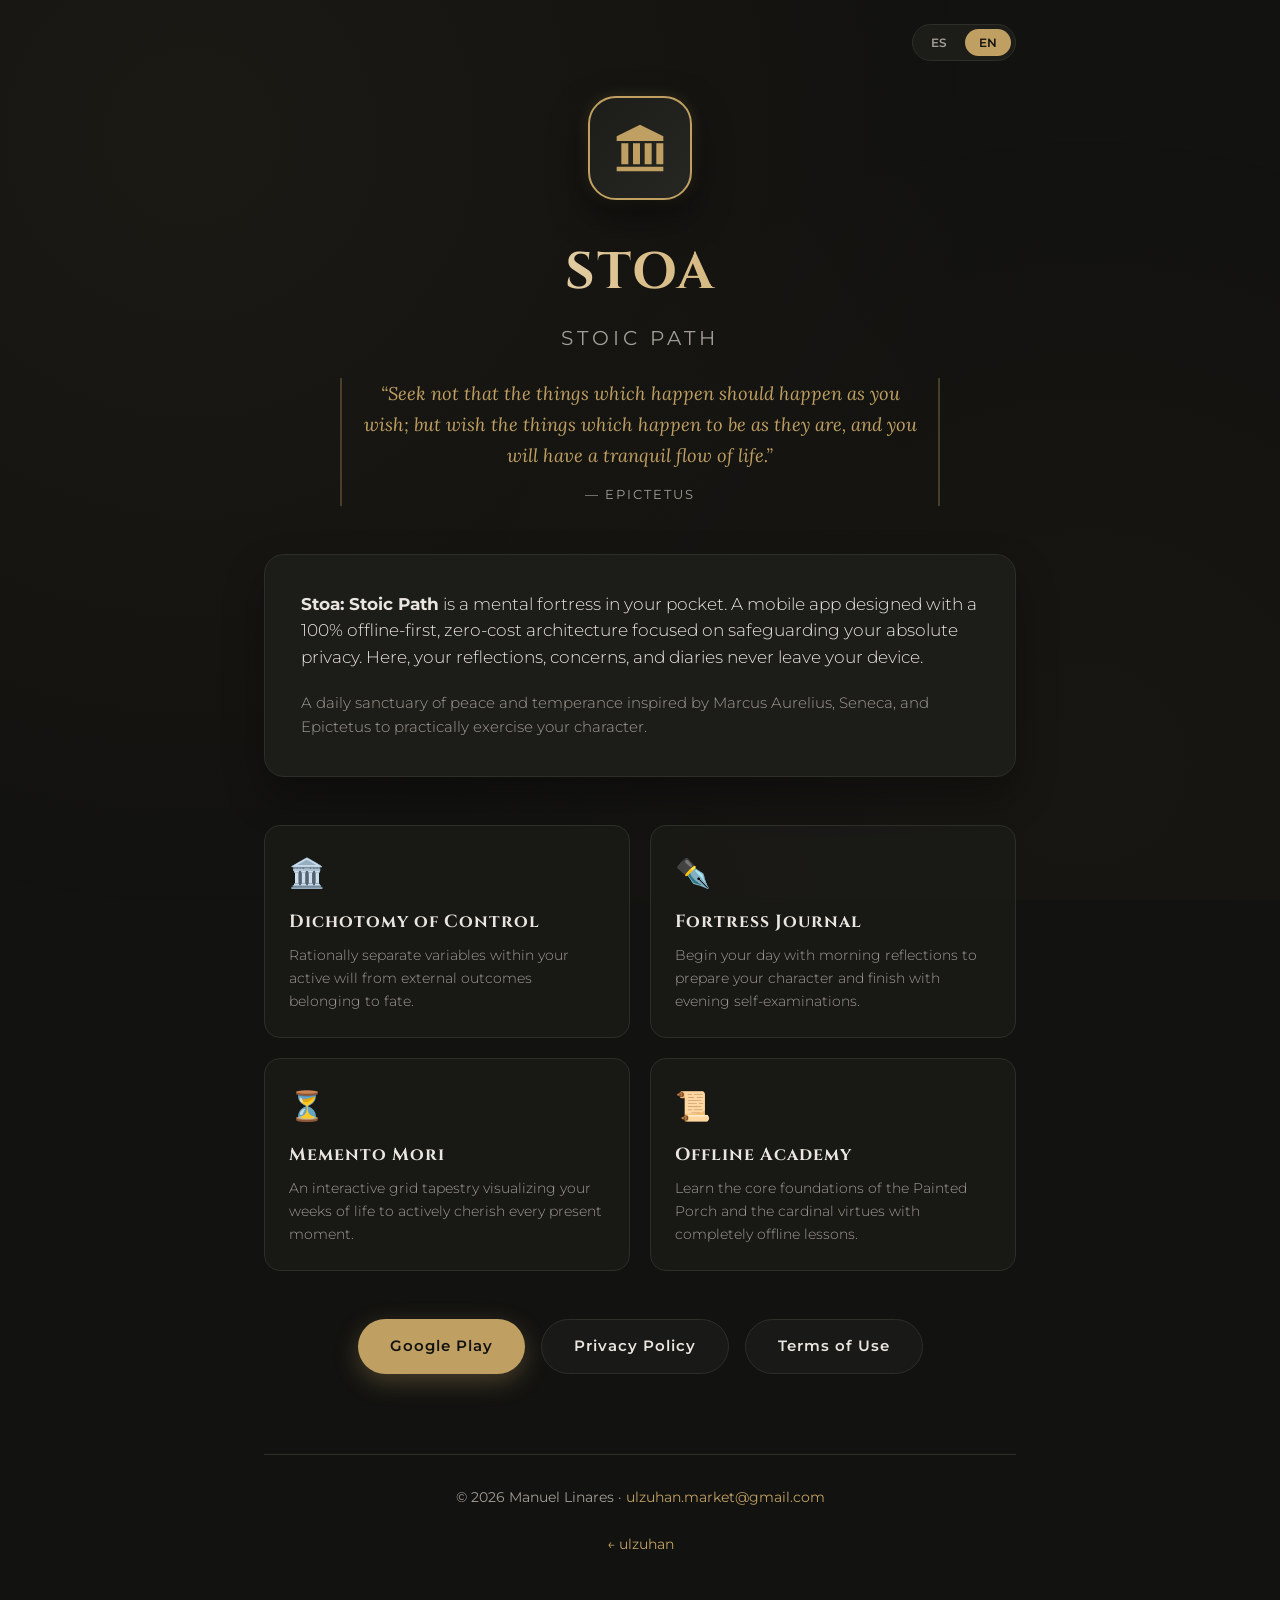
<file: stoa/index.html>
<!DOCTYPE html>
<html lang="es">
<head>
  <meta charset="UTF-8">
  <meta name="viewport" content="width=device-width, initial-scale=1.0">
  <title>Stoa: Senda Estoica — Filosofía y Diario Diario</title>
  <meta name="description" id="meta-desc" content="Compañero estoico de bolsillo 100% offline y privado. Dicotomía del control, diario estoico, memento mori y academia offline.">
  
  <!-- Modern Google Fonts pairings -->
  <link rel="preconnect" href="https://fonts.googleapis.com">
  <link rel="preconnect" href="https://fonts.gstatic.com" crossorigin>
  <link href="https://fonts.googleapis.com/css2?family=Cinzel:wght@500;700;900&family=Lora:ital,wght@0,500;1,400;1,500&family=Montserrat:wght@300;400;500;600;700&display=swap" rel="stylesheet">
  
  <style>
    :root {
      --bg: #121210; /* Ancient obsidian dark */
      --surface: #1C1C19; /* Greek slate panel */
      --border: #2E2E28; /* Deep sand outline */
      --primary: #C0A062; /* Burnished gold accent */
      --primary-hover: #DBC08C; /* Luminous sand gold */
      --text: #EAE6DF; /* Premium warm ivory text */
      --muted: #A39E95; /* Weathered stone text */
      --card-bg: rgba(28, 28, 25, 0.7);
    }
    
    * {
      box-sizing: border-box;
      margin: 0;
      padding: 0;
    }
    
    body {
      background-color: var(--bg);
      color: var(--text);
      font-family: 'Montserrat', sans-serif;
      line-height: 1.6;
      min-height: 100vh;
      overflow-x: hidden;
    }
    
    /* Elegant background details */
    .bg-grid {
      position: fixed;
      top: 0;
      left: 0;
      width: 100%;
      height: 100%;
      background-image: 
        radial-gradient(circle at 15% 15%, rgba(192, 160, 98, 0.05) 0%, transparent 60%),
        radial-gradient(circle at 85% 85%, rgba(192, 160, 98, 0.03) 0%, transparent 50%);
      pointer-events: none;
      z-index: -1;
    }
    
    .wrap {
      max-width: 800px;
      margin: 0 auto;
      padding: 96px 24px 80px;
      text-align: center;
      position: relative;
    }
    
    /* Language selector premium styling */
    .lang-selector {
      position: absolute;
      top: 24px;
      right: 24px;
      display: inline-flex;
      gap: 4px;
      border: 1px solid var(--border);
      border-radius: 999px;
      padding: 4px;
      background: var(--surface);
      z-index: 100;
    }
    
    .lang-selector button {
      background: transparent;
      border: none;
      color: var(--muted);
      padding: 6px 14px;
      border-radius: 999px;
      font-size: 0.75rem;
      font-weight: 600;
      font-family: 'Montserrat', sans-serif;
      cursor: pointer;
      transition: all 0.2s ease;
    }
    
    .lang-selector button.active {
      background: var(--primary);
      color: var(--bg);
    }
    
    .lang-selector button:hover:not(.active) {
      color: var(--text);
    }
    
    /* Classical architecture header */
    .logo-container {
      margin-bottom: 32px;
      position: relative;
      display: inline-block;
    }
    
    .logo {
      width: 104px;
      height: 104px;
      border-radius: 28px;
      background: linear-gradient(135deg, var(--surface), #262622);
      border: 2px solid var(--primary);
      display: inline-flex;
      align-items: center;
      justify-content: center;
      box-shadow: 0 16px 36px rgba(0, 0, 0, 0.5), 0 0 15px rgba(192, 160, 98, 0.2);
      transition: transform 0.3s ease, box-shadow 0.3s ease;
    }
    
    .logo:hover {
      transform: translateY(-4px) rotate(2deg);
      box-shadow: 0 20px 48px rgba(0, 0, 0, 0.6), 0 0 25px rgba(192, 160, 98, 0.4);
    }
    
    .logo svg {
      width: 56px;
      height: 56px;
      fill: var(--primary);
    }
    
    h1 {
      font-family: 'Cinzel', serif;
      font-size: 3.2rem;
      font-weight: 700;
      letter-spacing: 2px;
      margin-bottom: 8px;
      background: linear-gradient(to right, #ffffff, var(--primary-hover), var(--primary));
      -webkit-background-clip: text;
      -webkit-text-fill-color: transparent;
      text-transform: uppercase;
      animation: fadeInDown 0.8s ease;
    }
    
    .subtitle {
      font-size: 1.25rem;
      color: var(--muted);
      font-weight: 400;
      letter-spacing: 4px;
      text-transform: uppercase;
      margin-bottom: 24px;
      animation: fadeInUp 0.8s ease;
    }
    
    .quote-box {
      font-family: 'Lora', serif;
      font-style: italic;
      font-size: 1.15rem;
      color: var(--primary);
      max-width: 600px;
      margin: 0 auto 48px;
      line-height: 1.7;
      padding: 0 20px;
      border-left: 2px solid rgba(192, 160, 98, 0.3);
      border-right: 2px solid rgba(192, 160, 98, 0.3);
      animation: fadeIn 1.2s ease;
    }
    
    .quote-author {
      font-family: 'Montserrat', sans-serif;
      font-style: normal;
      font-size: 0.8rem;
      text-transform: uppercase;
      letter-spacing: 2px;
      margin-top: 12px;
      color: var(--muted);
    }
    
    .description {
      text-align: left;
      background: var(--surface);
      border: 1px solid var(--border);
      border-radius: 20px;
      padding: 36px;
      margin-bottom: 48px;
      box-shadow: 0 20px 40px rgba(0, 0, 0, 0.3);
      animation: fadeIn 1s ease;
    }
    
    .description p {
      font-size: 1.05rem;
      margin-bottom: 20px;
      font-weight: 300;
    }
    
    .description p:last-child {
      margin-bottom: 0;
    }
    
    .features-grid {
      display: grid;
      grid-template-columns: repeat(2, 1fr);
      gap: 20px;
      text-align: left;
      margin-bottom: 48px;
    }
    
    .feature-card {
      background: var(--card-bg);
      border: 1px solid var(--border);
      border-radius: 16px;
      padding: 24px;
      transition: all 0.3s ease;
    }
    
    .feature-card:hover {
      transform: translateY(-3px);
      border-color: var(--primary);
      box-shadow: 0 8px 24px rgba(192, 160, 98, 0.08);
    }
    
    .feature-icon {
      font-size: 1.8rem;
      color: var(--primary);
      margin-bottom: 12px;
      display: inline-block;
    }
    
    .feature-title {
      font-family: 'Cinzel', serif;
      font-size: 1.1rem;
      font-weight: 700;
      color: var(--text);
      margin-bottom: 8px;
      letter-spacing: 1px;
    }
    
    .feature-desc {
      font-size: 0.9rem;
      color: var(--muted);
      font-weight: 300;
    }
    
    .links-container {
      display: flex;
      flex-wrap: wrap;
      justify-content: center;
      gap: 16px;
      margin-bottom: 40px;
    }
    
    .btn {
      padding: 14px 32px;
      border-radius: 999px;
      text-decoration: none;
      font-weight: 600;
      font-size: 0.95rem;
      letter-spacing: 1px;
      transition: all 0.3s ease;
      display: inline-flex;
      align-items: center;
      justify-content: center;
      gap: 8px;
    }
    
    .btn-primary {
      background: var(--primary);
      color: var(--bg);
      box-shadow: 0 8px 24px rgba(192, 160, 98, 0.3);
    }
    
    .btn-primary:hover {
      background: var(--primary-hover);
      transform: translateY(-2px);
      box-shadow: 0 12px 32px rgba(192, 160, 98, 0.4);
    }
    
    .btn-secondary {
      background: rgba(255, 255, 255, 0.03);
      color: var(--text);
      border: 1px solid var(--border);
    }
    
    .btn-secondary:hover {
      background: rgba(255, 255, 255, 0.08);
      border-color: var(--primary);
      transform: translateY(-2px);
    }
    
    footer {
      margin-top: 80px;
      padding-top: 32px;
      border-top: 1px solid var(--border);
      color: var(--muted);
      font-size: 0.85rem;
    }
    
    footer a {
      color: var(--primary);
      text-decoration: none;
      transition: color 0.2s ease;
    }
    
    footer a:hover {
      color: var(--primary-hover);
    }
    
    .back-home {
      display: block;
      margin-top: 24px;
      font-size: 0.9rem;
    }
    
    /* Animations */
    @keyframes fadeInDown {
      from {
        opacity: 0;
        transform: translateY(-20px);
      }
      to {
        opacity: 1;
        transform: translateY(0);
      }
    }
    
    @keyframes fadeInUp {
      from {
        opacity: 0;
        transform: translateY(20px);
      }
      to {
        opacity: 1;
        transform: translateY(0);
      }
    }
    
    @keyframes fadeIn {
      from { opacity: 0; }
      to { opacity: 1; }
    }
    
    @media (max-width: 680px) {
      .features-grid {
        grid-template-columns: 1fr;
      }
      h1 {
        font-size: 2.4rem;
      }
      .wrap {
        padding: 80px 16px 48px;
      }
      .lang-selector {
        top: 16px;
        right: 16px;
      }
    }
  </style>
</head>
<body>
  <div class="bg-grid"></div>
  
  <div class="wrap">
    
    <!-- Premium Language Selector -->
    <div class="lang-selector">
      <button id="btn-es" onclick="switchLanguage('es')">ES</button>
      <button id="btn-en" onclick="switchLanguage('en')">EN</button>
    </div>
    
    <div class="logo-container">
      <div class="logo">
        <!-- Elegant classical columns / temple icon -->
        <svg viewBox="0 0 24 24">
          <path d="M4 10h3v9H4zm5 0h3v9H9zm5 0h3v9h-3zm5 0h3v9h-3zM2 22h20v-2H2zm10-20L2 7v2h20V7z"/>
        </svg>
      </div>
    </div>
    
    <h1>Stoa</h1>
    <div class="subtitle" data-i18n="subtitle">Senda Estoica</div>
    
    <div class="quote-box">
      <span data-i18n="quote_text">"No pretendas que los sucesos ocurran como tú quieres, sino quiere que los sucesos ocurran como ocurren y te irá bien."</span>
      <div class="quote-author" data-i18n="quote_author">— Epicteto</div>
    </div>
    
    <div class="description">
      <p data-i18n="desc_p1"><strong>Stoa: Senda Estoica</strong> es una fortaleza mental de bolsillo. Una aplicación móvil diseñada con arquitectura 100% offline y de coste cero, enfocada en proteger con absoluto rigor tu privacidad. Aquí tus reflexiones, temores y pensamientos jamás saldrán de tu dispositivo.</p>
      <p style="color: var(--muted); font-size: 0.95rem;" data-i18n="desc_p2">Un refugio diario de paz y templanza, inspirado en Marco Aurelio, Séneca y Epicteto para ejercitar tu carácter de manera práctica.</p>
    </div>
    
    <div class="features-grid">
      
      <div class="feature-card">
        <span class="feature-icon">🏛️</span>
        <h3 class="feature-title" data-i18n="feat1_title">Dicotomía del Control</h3>
        <p class="feature-desc" data-i18n="feat1_desc">Separa racionalmente las situaciones que dependen de tu voluntad de las que corresponden al destino externo.</p>
      </div>
      
      <div class="feature-card">
        <span class="feature-icon">✒️</span>
        <h3 class="feature-title" data-i18n="feat2_title">Diario de Fortaleza</h3>
        <p class="feature-desc" data-i18n="feat2_desc">Escribe tus reflexiones matutinas para preparar tu carácter y tus exámenes nocturnos de conciencia.</p>
      </div>
      
      <div class="feature-card">
        <span class="feature-icon">⏳</span>
        <h3 class="feature-title" data-i18n="feat3_title">Memento Mori</h3>
        <p class="feature-desc" data-i18n="feat3_desc">Un tapiz interactivo en cuadrícula de tus semanas de vida para valorar activamente cada instante presente.</p>
      </div>
      
      <div class="feature-card">
        <span class="feature-icon">📜</span>
        <h3 class="feature-title" data-i18n="feat4_title">Academia Offline</h3>
        <p class="feature-desc" data-i18n="feat4_desc">Aprende los fundamentos de la Estoa y las virtudes cardinales con lecciones clásicas disponibles sin conexión.</p>
      </div>
      
    </div>
    
    <div class="links-container">
      <a class="btn btn-primary" href="https://play.google.com/store/apps/details?id=com.stoa.senda_estoica" target="_blank" rel="noopener">
        <span>Google Play</span>
      </a>
      <a class="btn btn-secondary" href="./privacy.html" data-i18n="btn_privacy">Política de Privacidad</a>
      <a class="btn btn-secondary" href="./terms.html" data-i18n="btn_terms">Términos de Uso</a>
    </div>
    
    <footer>
      <p>© 2026 Manuel Linares · <a href="mailto:ulzuhan.market@gmail.com">ulzuhan.market@gmail.com</a></p>
      <a class="back-home" href="../" data-i18n="back_home">← ulzuhan</a>
    </footer>
    
  </div>

  <!-- Vanilla i18n Engine -->
  <script>
    const translations = {
      es: {
        meta_title: "Stoa: Senda Estoica — Filosofía y Diario Diario",
        meta_desc: "Compañero estoico de bolsillo 100% offline y privado. Dicotomía del control, diario estoico, memento mori y academia offline.",
        subtitle: "Senda Estoica",
        quote_text: "“No pretendas que los sucesos ocurran como tú quieres, sino quiere que los sucesos ocurran como ocurren y te irá bien.”",
        quote_author: "— Epicteto",
        desc_p1: "<strong>Stoa: Senda Estoica</strong> es una fortaleza mental de bolsillo. Una aplicación móvil diseñada con arquitectura 100% offline y de coste cero, enfocada en proteger con absoluto rigor tu privacidad. Aquí tus reflexiones, temores y pensamientos jamás saldrán de tu dispositivo.",
        desc_p2: "Un refugio diario de paz y templanza, inspirado en Marco Aurelio, Séneca y Epicteto para ejercitar tu carácter de manera práctica.",
        feat1_title: "Dicotomía del Control",
        feat1_desc: "Separa racionalmente las situaciones que dependen de tu voluntad de las que corresponden al destino externo.",
        feat2_title: "Diario de Fortaleza",
        feat2_desc: "Escribe tus reflexiones matutinas para preparar tu carácter y tus exámenes nocturnos de conciencia.",
        feat3_title: "Memento Mori",
        feat3_desc: "Un tapiz interactivo en cuadrícula de tus semanas de vida para valorar activamente cada instante presente.",
        feat4_title: "Academia Offline",
        feat4_desc: "Aprende los fundamentos de la Estoa y las virtudes cardinales con lecciones clásicas disponibles sin conexión.",
        btn_privacy: "Política de Privacidad",
        btn_terms: "Términos de Uso",
        back_home: "← ulzuhan"
      },
      en: {
        meta_title: "Stoa: Stoic Path — Philosophy & Daily Journal",
        meta_desc: "A 100% offline & private pocket stoic companion. Dichotomy of control, stoic journal, memento mori, and offline academy.",
        subtitle: "Stoic Path",
        quote_text: "“Seek not that the things which happen should happen as you wish; but wish the things which happen to be as they are, and you will have a tranquil flow of life.”",
        quote_author: "— Epictetus",
        desc_p1: "<strong>Stoa: Stoic Path</strong> is a mental fortress in your pocket. A mobile app designed with a 100% offline-first, zero-cost architecture focused on safeguarding your absolute privacy. Here, your reflections, concerns, and diaries never leave your device.",
        desc_p2: "A daily sanctuary of peace and temperance inspired by Marcus Aurelius, Seneca, and Epictetus to practically exercise your character.",
        feat1_title: "Dichotomy of Control",
        feat1_desc: "Rationally separate variables within your active will from external outcomes belonging to fate.",
        feat2_title: "Fortress Journal",
        feat2_desc: "Begin your day with morning reflections to prepare your character and finish with evening self-examinations.",
        feat3_title: "Memento Mori",
        feat3_desc: "An interactive grid tapestry visualizing your weeks of life to actively cherish every present moment.",
        feat4_title: "Offline Academy",
        feat4_desc: "Learn the core foundations of the Painted Porch and the cardinal virtues with completely offline lessons.",
        btn_privacy: "Privacy Policy",
        btn_terms: "Terms of Use",
        back_home: "← ulzuhan"
      }
    };

    function switchLanguage(lang) {
      if (!translations[lang]) return;
      
      // Update local storage
      localStorage.setItem('preferred_language', lang);
      
      // Toggle selector buttons
      document.getElementById('btn-es').classList.toggle('active', lang === 'es');
      document.getElementById('btn-en').classList.toggle('active', lang === 'en');
      
      // Update HTML lang attribute
      document.documentElement.lang = lang;
      
      // Translate meta details
      document.title = translations[lang].meta_title;
      document.getElementById('meta-desc').setAttribute('content', translations[lang].meta_desc);
      
      // Translate all data-i18n items
      document.querySelectorAll('[data-i18n]').forEach(element => {
        const key = element.getAttribute('data-i18n');
        if (translations[lang][key]) {
          element.innerHTML = translations[lang][key];
        }
      });
    }

    // Init Language on Load
    (function initLanguage() {
      // 1. Check URL parameters e.g., ?lang=en
      const params = new URLSearchParams(window.location.search);
      let lang = params.get('lang');
      
      // 2. Check hash parameter e.g., #en
      if (!lang && window.location.hash) {
        const hash = window.location.hash.substring(1);
        if (hash === 'en' || hash === 'es') {
          lang = hash;
        }
      }
      
      // 3. Check localStorage
      if (!lang) {
        lang = localStorage.getItem('preferred_language');
      }
      
      // 4. Check browser language fallback
      if (!lang) {
        const browserLang = navigator.language || navigator.userLanguage;
        lang = browserLang.startsWith('es') ? 'es' : 'en';
      }
      
      // Apply identified language (defaults to 'es' if something goes weird)
      switchLanguage(lang === 'en' ? 'en' : 'es');
    })();
  </script>
</body>
</html>
</file>
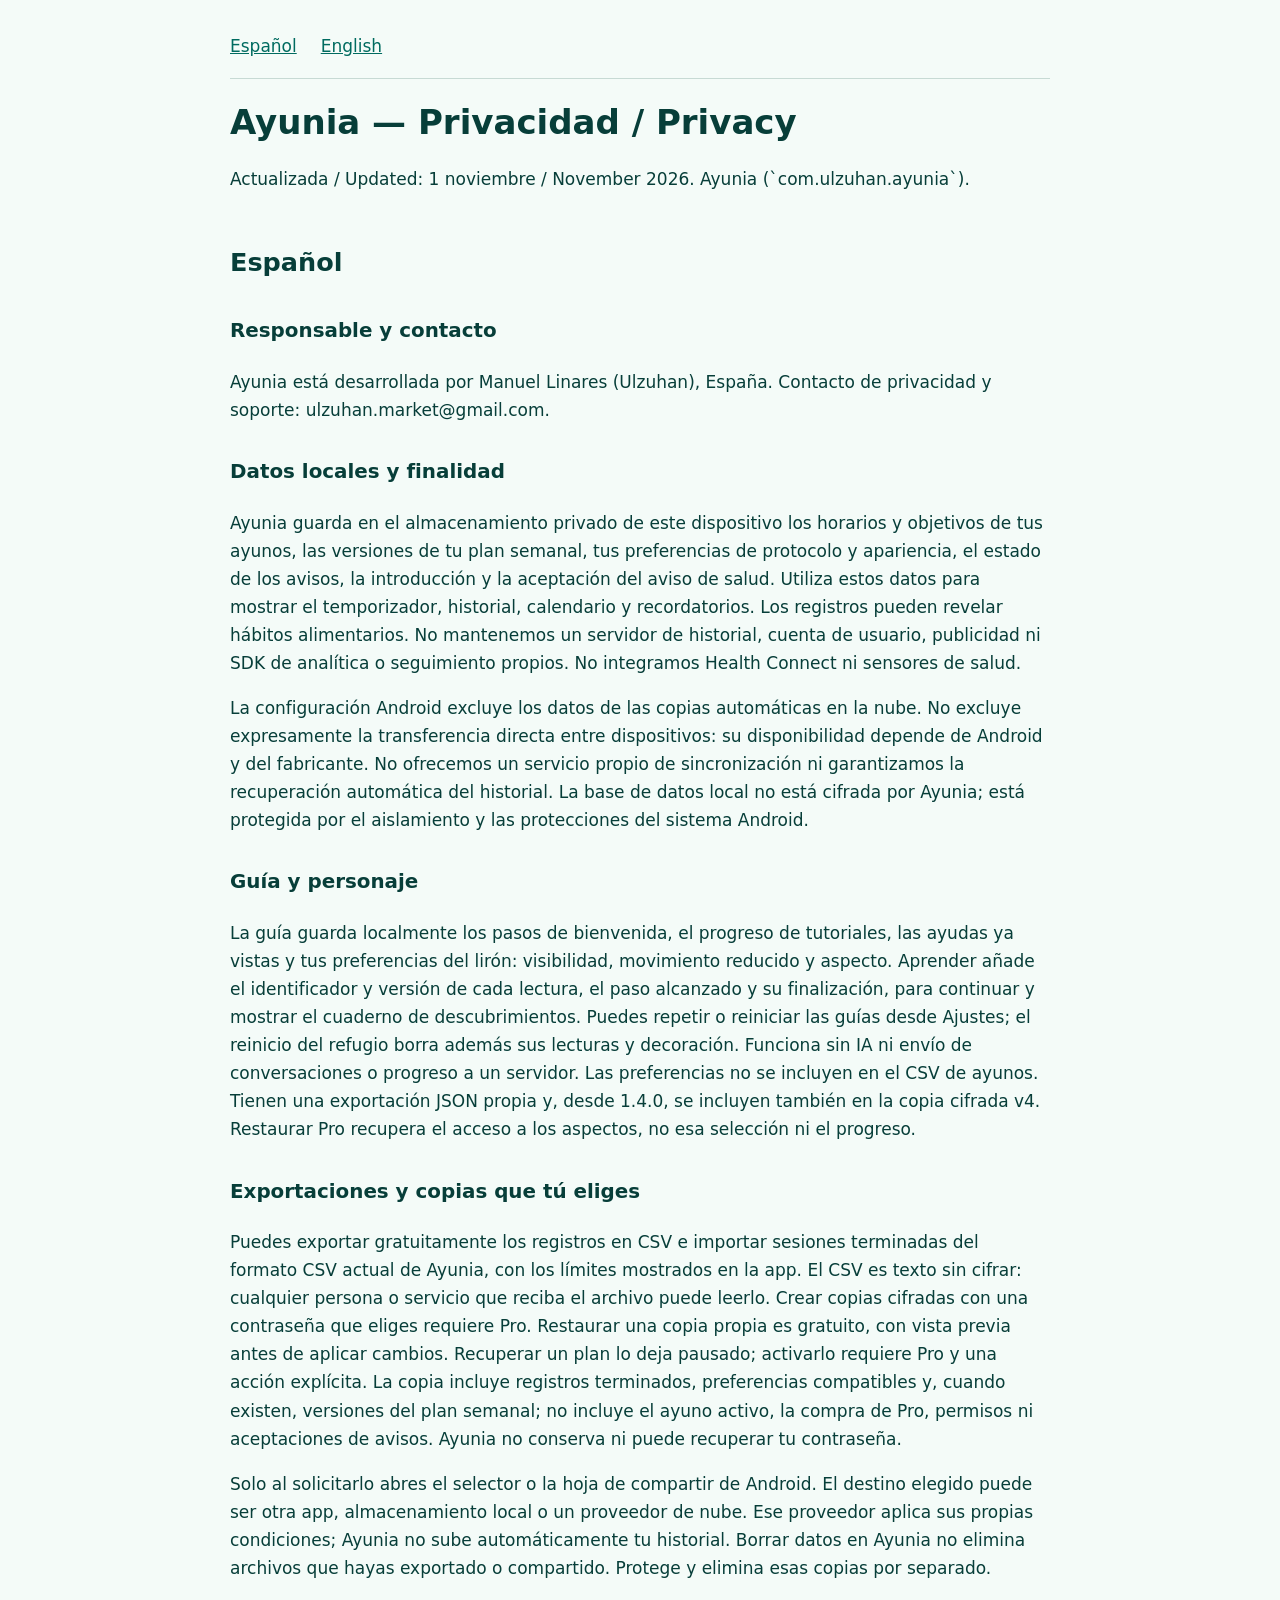
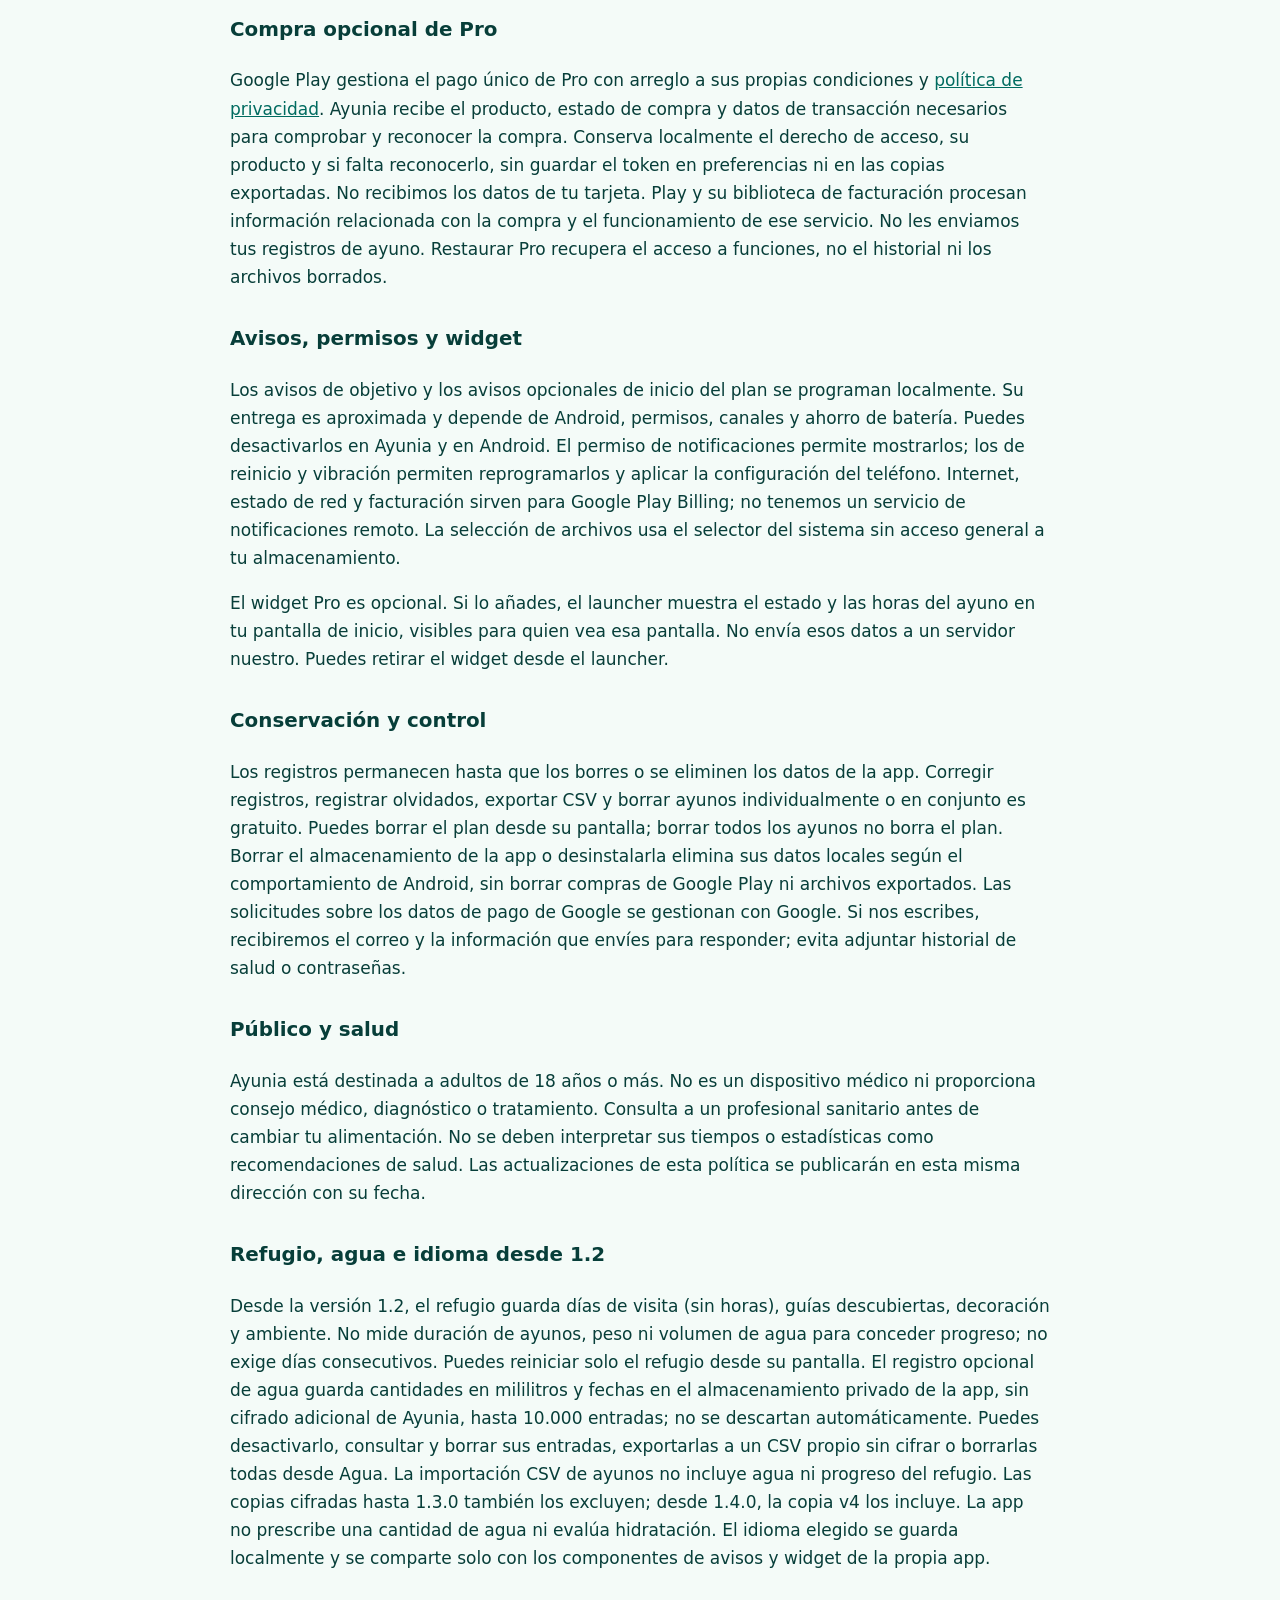
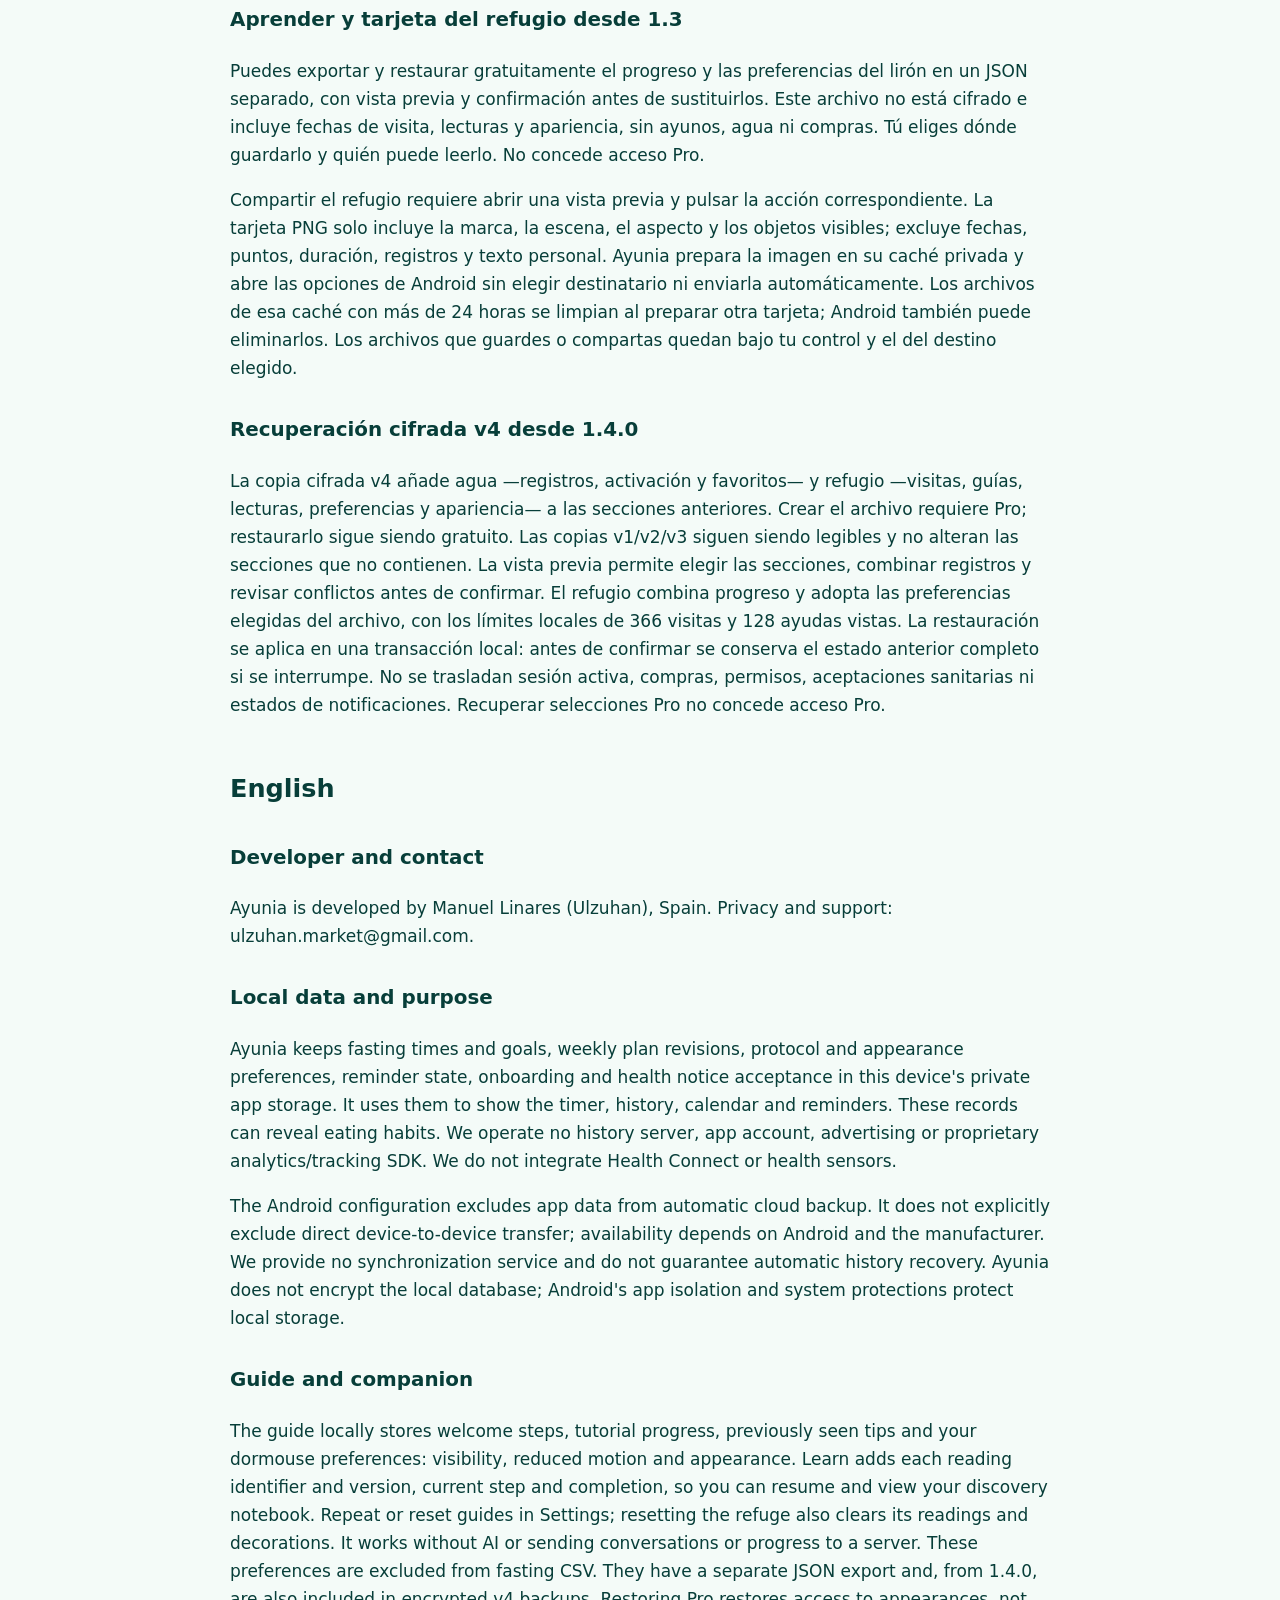
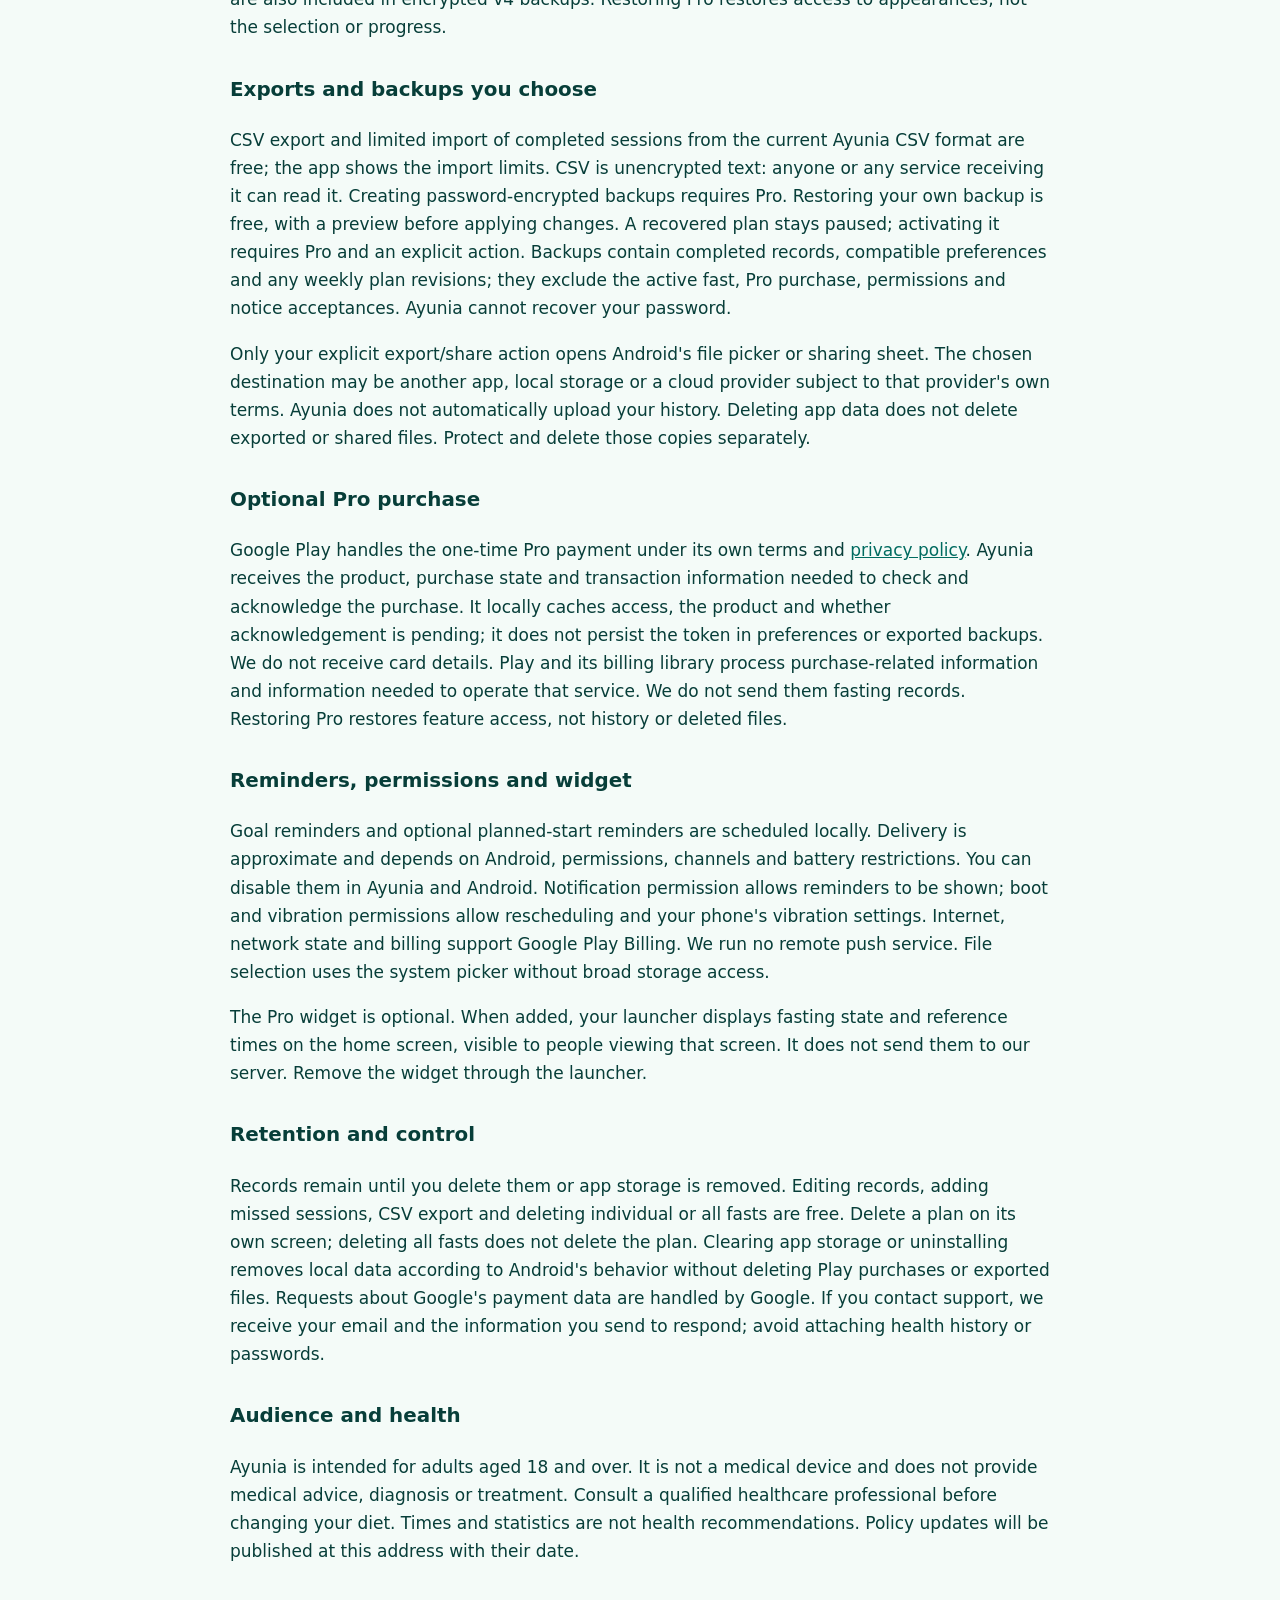
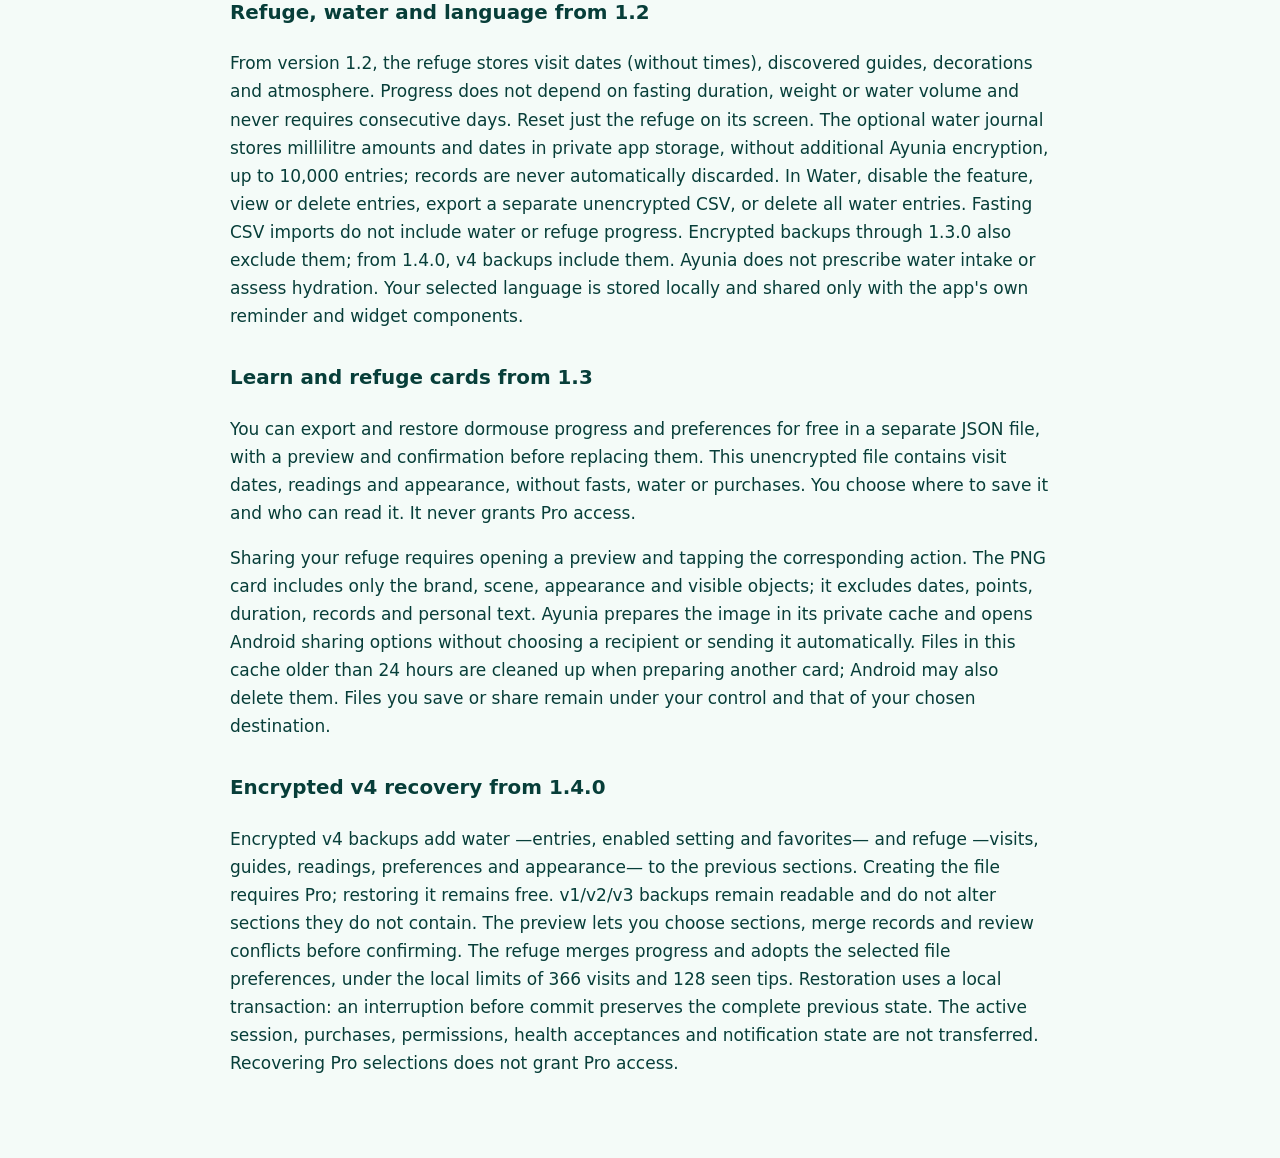
<file: ayunia/privacy.html>
<!doctype html>
<html lang="es"><head><meta charset="utf-8"><meta name="viewport" content="width=device-width,initial-scale=1"><meta name="description" content="Política de privacidad de Ayunia. Ayunia privacy policy."><title>Ayunia · Privacidad / Privacy</title><style>body{margin:0;background:#f4fbf8;color:#073e39;font:17px/1.65 system-ui,sans-serif}main{max-width:820px;margin:auto;padding:32px 24px 64px}h1{line-height:1.2}h2{margin-top:3rem}h3{margin-top:2rem}a{color:#006b60}nav{display:flex;gap:24px;border-bottom:1px solid #c7dad4;padding-bottom:18px}p{overflow-wrap:anywhere}</style></head><body><main><nav aria-label="Idioma / Language"><a href="#es">Español</a><a href="#en" lang="en">English</a></nav><h1>Ayunia — Privacidad / Privacy</h1>
<p>Actualizada / Updated: 1 noviembre / November 2026. Ayunia (`com.ulzuhan.ayunia`).</p>
<section lang="es"><h2 id="es">Español</h2>
<h3>Responsable y contacto</h3>
<p>Ayunia está desarrollada por Manuel Linares (Ulzuhan), España. Contacto de privacidad y soporte: ulzuhan.market@gmail.com.</p>
<h3>Datos locales y finalidad</h3>
<p>Ayunia guarda en el almacenamiento privado de este dispositivo los horarios y objetivos de tus ayunos, las versiones de tu plan semanal, tus preferencias de protocolo y apariencia, el estado de los avisos, la introducción y la aceptación del aviso de salud. Utiliza estos datos para mostrar el temporizador, historial, calendario y recordatorios. Los registros pueden revelar hábitos alimentarios. No mantenemos un servidor de historial, cuenta de usuario, publicidad ni SDK de analítica o seguimiento propios. No integramos Health Connect ni sensores de salud.</p>
<p>La configuración Android excluye los datos de las copias automáticas en la nube. No excluye expresamente la transferencia directa entre dispositivos: su disponibilidad depende de Android y del fabricante. No ofrecemos un servicio propio de sincronización ni garantizamos la recuperación automática del historial. La base de datos local no está cifrada por Ayunia; está protegida por el aislamiento y las protecciones del sistema Android.</p>
<h3>Guía y personaje</h3>
<p>La guía guarda localmente los pasos de bienvenida, el progreso de tutoriales, las ayudas ya vistas y tus preferencias del lirón: visibilidad, movimiento reducido y aspecto. Aprender añade el identificador y versión de cada lectura, el paso alcanzado y su finalización, para continuar y mostrar el cuaderno de descubrimientos. Puedes repetir o reiniciar las guías desde Ajustes; el reinicio del refugio borra además sus lecturas y decoración. Funciona sin IA ni envío de conversaciones o progreso a un servidor. Las preferencias no se incluyen en el CSV de ayunos. Tienen una exportación JSON propia y, desde 1.4.0, se incluyen también en la copia cifrada v4. Restaurar Pro recupera el acceso a los aspectos, no esa selección ni el progreso.</p>
<h3>Exportaciones y copias que tú eliges</h3>
<p>Puedes exportar gratuitamente los registros en CSV e importar sesiones terminadas del formato CSV actual de Ayunia, con los límites mostrados en la app. El CSV es texto sin cifrar: cualquier persona o servicio que reciba el archivo puede leerlo. Crear copias cifradas con una contraseña que eliges requiere Pro. Restaurar una copia propia es gratuito, con vista previa antes de aplicar cambios. Recuperar un plan lo deja pausado; activarlo requiere Pro y una acción explícita. La copia incluye registros terminados, preferencias compatibles y, cuando existen, versiones del plan semanal; no incluye el ayuno activo, la compra de Pro, permisos ni aceptaciones de avisos. Ayunia no conserva ni puede recuperar tu contraseña.</p>
<p>Solo al solicitarlo abres el selector o la hoja de compartir de Android. El destino elegido puede ser otra app, almacenamiento local o un proveedor de nube. Ese proveedor aplica sus propias condiciones; Ayunia no sube automáticamente tu historial. Borrar datos en Ayunia no elimina archivos que hayas exportado o compartido. Protege y elimina esas copias por separado.</p>
<h3>Compra opcional de Pro</h3>
<p>Google Play gestiona el pago único de Pro con arreglo a sus propias condiciones y <a href="https://policies.google.com/privacy">política de privacidad</a>. Ayunia recibe el producto, estado de compra y datos de transacción necesarios para comprobar y reconocer la compra. Conserva localmente el derecho de acceso, su producto y si falta reconocerlo, sin guardar el token en preferencias ni en las copias exportadas. No recibimos los datos de tu tarjeta. Play y su biblioteca de facturación procesan información relacionada con la compra y el funcionamiento de ese servicio. No les enviamos tus registros de ayuno. Restaurar Pro recupera el acceso a funciones, no el historial ni los archivos borrados.</p>
<h3>Avisos, permisos y widget</h3>
<p>Los avisos de objetivo y los avisos opcionales de inicio del plan se programan localmente. Su entrega es aproximada y depende de Android, permisos, canales y ahorro de batería. Puedes desactivarlos en Ayunia y en Android. El permiso de notificaciones permite mostrarlos; los de reinicio y vibración permiten reprogramarlos y aplicar la configuración del teléfono. Internet, estado de red y facturación sirven para Google Play Billing; no tenemos un servicio de notificaciones remoto. La selección de archivos usa el selector del sistema sin acceso general a tu almacenamiento.</p>
<p>El widget Pro es opcional. Si lo añades, el launcher muestra el estado y las horas del ayuno en tu pantalla de inicio, visibles para quien vea esa pantalla. No envía esos datos a un servidor nuestro. Puedes retirar el widget desde el launcher.</p>
<h3>Conservación y control</h3>
<p>Los registros permanecen hasta que los borres o se eliminen los datos de la app. Corregir registros, registrar olvidados, exportar CSV y borrar ayunos individualmente o en conjunto es gratuito. Puedes borrar el plan desde su pantalla; borrar todos los ayunos no borra el plan. Borrar el almacenamiento de la app o desinstalarla elimina sus datos locales según el comportamiento de Android, sin borrar compras de Google Play ni archivos exportados. Las solicitudes sobre los datos de pago de Google se gestionan con Google. Si nos escribes, recibiremos el correo y la información que envíes para responder; evita adjuntar historial de salud o contraseñas.</p>
<h3>Público y salud</h3>
<p>Ayunia está destinada a adultos de 18 años o más. No es un dispositivo médico ni proporciona consejo médico, diagnóstico o tratamiento. Consulta a un profesional sanitario antes de cambiar tu alimentación. No se deben interpretar sus tiempos o estadísticas como recomendaciones de salud. Las actualizaciones de esta política se publicarán en esta misma dirección con su fecha.</p>
<h3>Refugio, agua e idioma desde 1.2</h3>
<p>Desde la versión 1.2, el refugio guarda días de visita (sin horas), guías descubiertas, decoración y ambiente. No mide duración de ayunos, peso ni volumen de agua para conceder progreso; no exige días consecutivos. Puedes reiniciar solo el refugio desde su pantalla. El registro opcional de agua guarda cantidades en mililitros y fechas en el almacenamiento privado de la app, sin cifrado adicional de Ayunia, hasta 10.000 entradas; no se descartan automáticamente. Puedes desactivarlo, consultar y borrar sus entradas, exportarlas a un CSV propio sin cifrar o borrarlas todas desde Agua. La importación CSV de ayunos no incluye agua ni progreso del refugio. Las copias cifradas hasta 1.3.0 también los excluyen; desde 1.4.0, la copia v4 los incluye. La app no prescribe una cantidad de agua ni evalúa hidratación. El idioma elegido se guarda localmente y se comparte solo con los componentes de avisos y widget de la propia app.</p>
<h3>Aprender y tarjeta del refugio desde 1.3</h3>
<p>Puedes exportar y restaurar gratuitamente el progreso y las preferencias del lirón en un JSON separado, con vista previa y confirmación antes de sustituirlos. Este archivo no está cifrado e incluye fechas de visita, lecturas y apariencia, sin ayunos, agua ni compras. Tú eliges dónde guardarlo y quién puede leerlo. No concede acceso Pro.</p>
<p>Compartir el refugio requiere abrir una vista previa y pulsar la acción correspondiente. La tarjeta PNG solo incluye la marca, la escena, el aspecto y los objetos visibles; excluye fechas, puntos, duración, registros y texto personal. Ayunia prepara la imagen en su caché privada y abre las opciones de Android sin elegir destinatario ni enviarla automáticamente. Los archivos de esa caché con más de 24 horas se limpian al preparar otra tarjeta; Android también puede eliminarlos. Los archivos que guardes o compartas quedan bajo tu control y el del destino elegido.</p>
<h3>Recuperación cifrada v4 desde 1.4.0</h3>
<p>La copia cifrada v4 añade agua —registros, activación y favoritos— y refugio —visitas, guías, lecturas, preferencias y apariencia— a las secciones anteriores. Crear el archivo requiere Pro; restaurarlo sigue siendo gratuito. Las copias v1/v2/v3 siguen siendo legibles y no alteran las secciones que no contienen. La vista previa permite elegir las secciones, combinar registros y revisar conflictos antes de confirmar. El refugio combina progreso y adopta las preferencias elegidas del archivo, con los límites locales de 366 visitas y 128 ayudas vistas. La restauración se aplica en una transacción local: antes de confirmar se conserva el estado anterior completo si se interrumpe. No se trasladan sesión activa, compras, permisos, aceptaciones sanitarias ni estados de notificaciones. Recuperar selecciones Pro no concede acceso Pro.</p>
</section><section lang="en"><h2 id="en">English</h2>
<h3>Developer and contact</h3>
<p>Ayunia is developed by Manuel Linares (Ulzuhan), Spain. Privacy and support: ulzuhan.market@gmail.com.</p>
<h3>Local data and purpose</h3>
<p>Ayunia keeps fasting times and goals, weekly plan revisions, protocol and appearance preferences, reminder state, onboarding and health notice acceptance in this device&#x27;s private app storage. It uses them to show the timer, history, calendar and reminders. These records can reveal eating habits. We operate no history server, app account, advertising or proprietary analytics/tracking SDK. We do not integrate Health Connect or health sensors.</p>
<p>The Android configuration excludes app data from automatic cloud backup. It does not explicitly exclude direct device-to-device transfer; availability depends on Android and the manufacturer. We provide no synchronization service and do not guarantee automatic history recovery. Ayunia does not encrypt the local database; Android&#x27;s app isolation and system protections protect local storage.</p>
<h3>Guide and companion</h3>
<p>The guide locally stores welcome steps, tutorial progress, previously seen tips and your dormouse preferences: visibility, reduced motion and appearance. Learn adds each reading identifier and version, current step and completion, so you can resume and view your discovery notebook. Repeat or reset guides in Settings; resetting the refuge also clears its readings and decorations. It works without AI or sending conversations or progress to a server. These preferences are excluded from fasting CSV. They have a separate JSON export and, from 1.4.0, are also included in encrypted v4 backups. Restoring Pro restores access to appearances, not the selection or progress.</p>
<h3>Exports and backups you choose</h3>
<p>CSV export and limited import of completed sessions from the current Ayunia CSV format are free; the app shows the import limits. CSV is unencrypted text: anyone or any service receiving it can read it. Creating password-encrypted backups requires Pro. Restoring your own backup is free, with a preview before applying changes. A recovered plan stays paused; activating it requires Pro and an explicit action. Backups contain completed records, compatible preferences and any weekly plan revisions; they exclude the active fast, Pro purchase, permissions and notice acceptances. Ayunia cannot recover your password.</p>
<p>Only your explicit export/share action opens Android&#x27;s file picker or sharing sheet. The chosen destination may be another app, local storage or a cloud provider subject to that provider&#x27;s own terms. Ayunia does not automatically upload your history. Deleting app data does not delete exported or shared files. Protect and delete those copies separately.</p>
<h3>Optional Pro purchase</h3>
<p>Google Play handles the one-time Pro payment under its own terms and <a href="https://policies.google.com/privacy">privacy policy</a>. Ayunia receives the product, purchase state and transaction information needed to check and acknowledge the purchase. It locally caches access, the product and whether acknowledgement is pending; it does not persist the token in preferences or exported backups. We do not receive card details. Play and its billing library process purchase-related information and information needed to operate that service. We do not send them fasting records. Restoring Pro restores feature access, not history or deleted files.</p>
<h3>Reminders, permissions and widget</h3>
<p>Goal reminders and optional planned-start reminders are scheduled locally. Delivery is approximate and depends on Android, permissions, channels and battery restrictions. You can disable them in Ayunia and Android. Notification permission allows reminders to be shown; boot and vibration permissions allow rescheduling and your phone&#x27;s vibration settings. Internet, network state and billing support Google Play Billing. We run no remote push service. File selection uses the system picker without broad storage access.</p>
<p>The Pro widget is optional. When added, your launcher displays fasting state and reference times on the home screen, visible to people viewing that screen. It does not send them to our server. Remove the widget through the launcher.</p>
<h3>Retention and control</h3>
<p>Records remain until you delete them or app storage is removed. Editing records, adding missed sessions, CSV export and deleting individual or all fasts are free. Delete a plan on its own screen; deleting all fasts does not delete the plan. Clearing app storage or uninstalling removes local data according to Android&#x27;s behavior without deleting Play purchases or exported files. Requests about Google&#x27;s payment data are handled by Google. If you contact support, we receive your email and the information you send to respond; avoid attaching health history or passwords.</p>
<h3>Audience and health</h3>
<p>Ayunia is intended for adults aged 18 and over. It is not a medical device and does not provide medical advice, diagnosis or treatment. Consult a qualified healthcare professional before changing your diet. Times and statistics are not health recommendations. Policy updates will be published at this address with their date.</p>
<h3>Refuge, water and language from 1.2</h3>
<p>From version 1.2, the refuge stores visit dates (without times), discovered guides, decorations and atmosphere. Progress does not depend on fasting duration, weight or water volume and never requires consecutive days. Reset just the refuge on its screen. The optional water journal stores millilitre amounts and dates in private app storage, without additional Ayunia encryption, up to 10,000 entries; records are never automatically discarded. In Water, disable the feature, view or delete entries, export a separate unencrypted CSV, or delete all water entries. Fasting CSV imports do not include water or refuge progress. Encrypted backups through 1.3.0 also exclude them; from 1.4.0, v4 backups include them. Ayunia does not prescribe water intake or assess hydration. Your selected language is stored locally and shared only with the app&#x27;s own reminder and widget components.</p><h3>Learn and refuge cards from 1.3</h3>
<p>You can export and restore dormouse progress and preferences for free in a separate JSON file, with a preview and confirmation before replacing them. This unencrypted file contains visit dates, readings and appearance, without fasts, water or purchases. You choose where to save it and who can read it. It never grants Pro access.</p>
<p>Sharing your refuge requires opening a preview and tapping the corresponding action. The PNG card includes only the brand, scene, appearance and visible objects; it excludes dates, points, duration, records and personal text. Ayunia prepares the image in its private cache and opens Android sharing options without choosing a recipient or sending it automatically. Files in this cache older than 24 hours are cleaned up when preparing another card; Android may also delete them. Files you save or share remain under your control and that of your chosen destination.</p>
<h3>Encrypted v4 recovery from 1.4.0</h3>
<p>Encrypted v4 backups add water —entries, enabled setting and favorites— and refuge —visits, guides, readings, preferences and appearance— to the previous sections. Creating the file requires Pro; restoring it remains free. v1/v2/v3 backups remain readable and do not alter sections they do not contain. The preview lets you choose sections, merge records and review conflicts before confirming. The refuge merges progress and adopts the selected file preferences, under the local limits of 366 visits and 128 seen tips. Restoration uses a local transaction: an interruption before commit preserves the complete previous state. The active session, purchases, permissions, health acceptances and notification state are not transferred. Recovering Pro selections does not grant Pro access.</p>
</section></main></body></html>
</file>
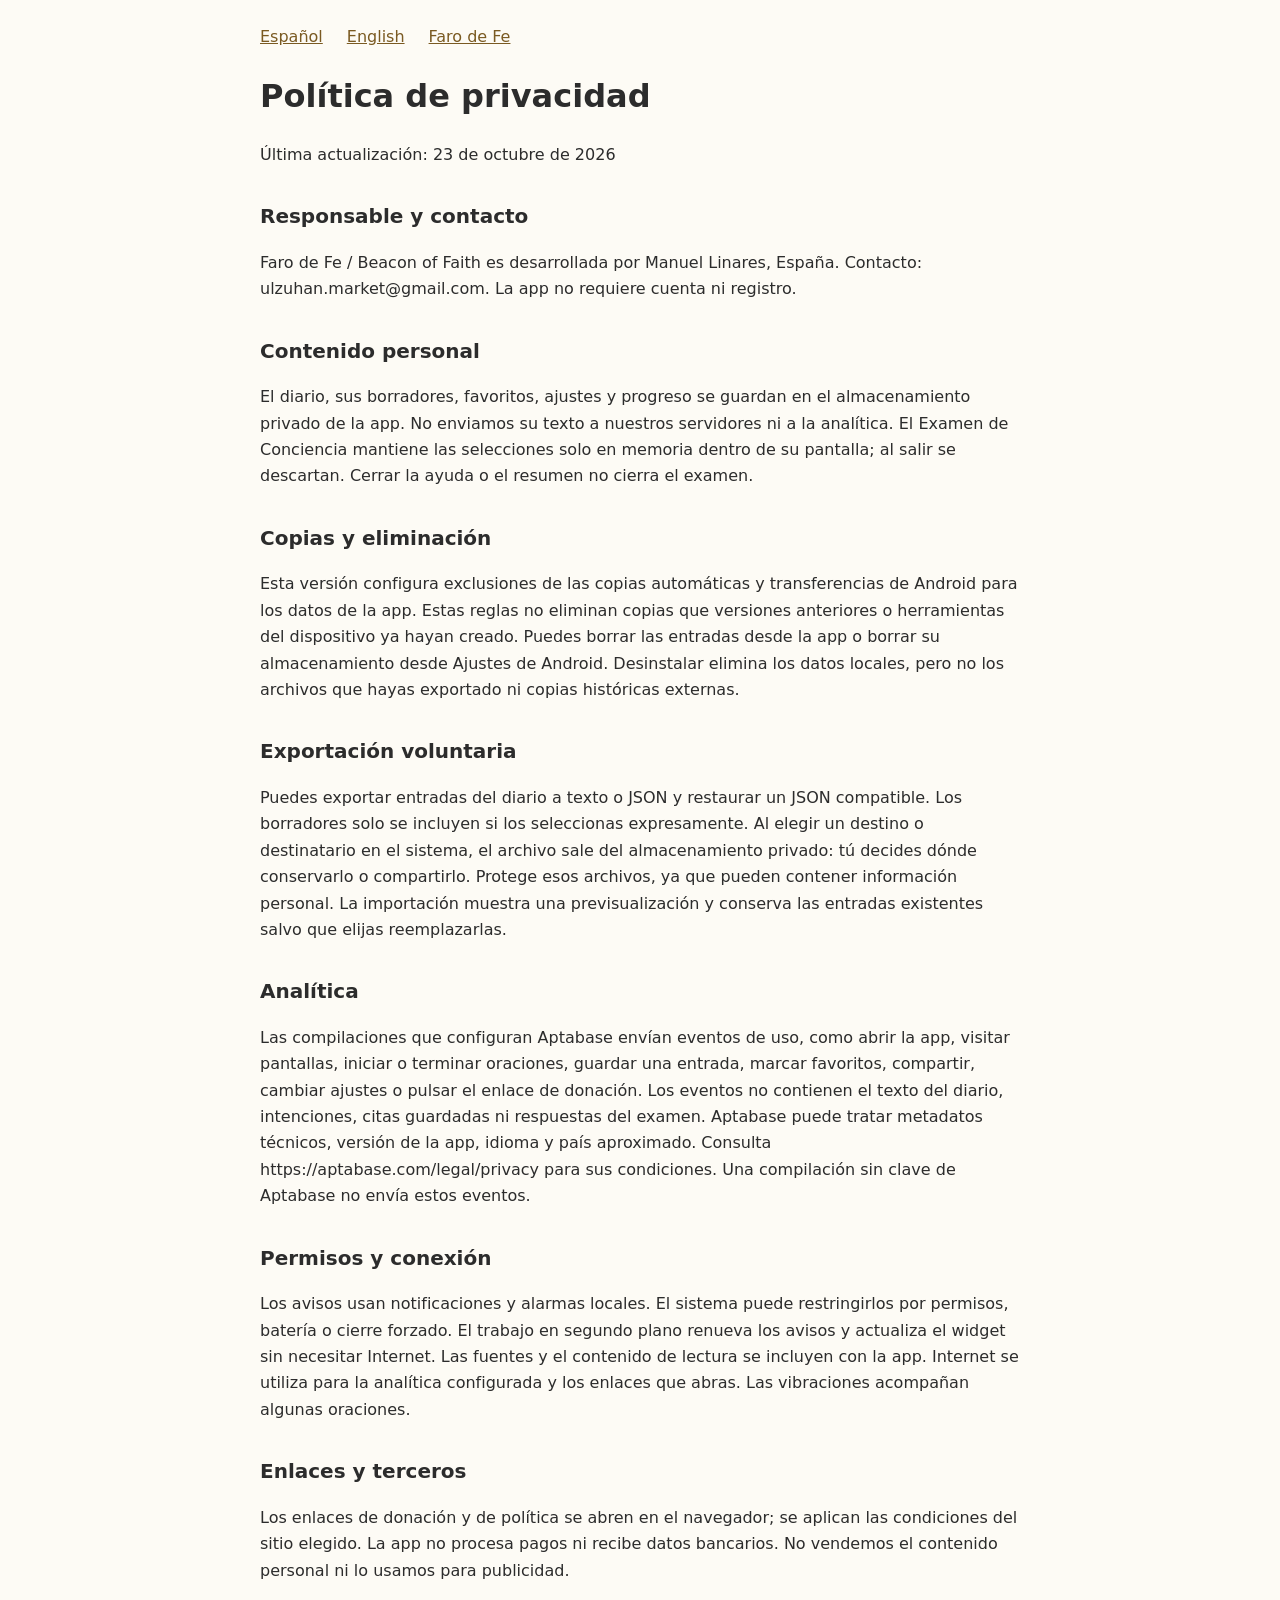
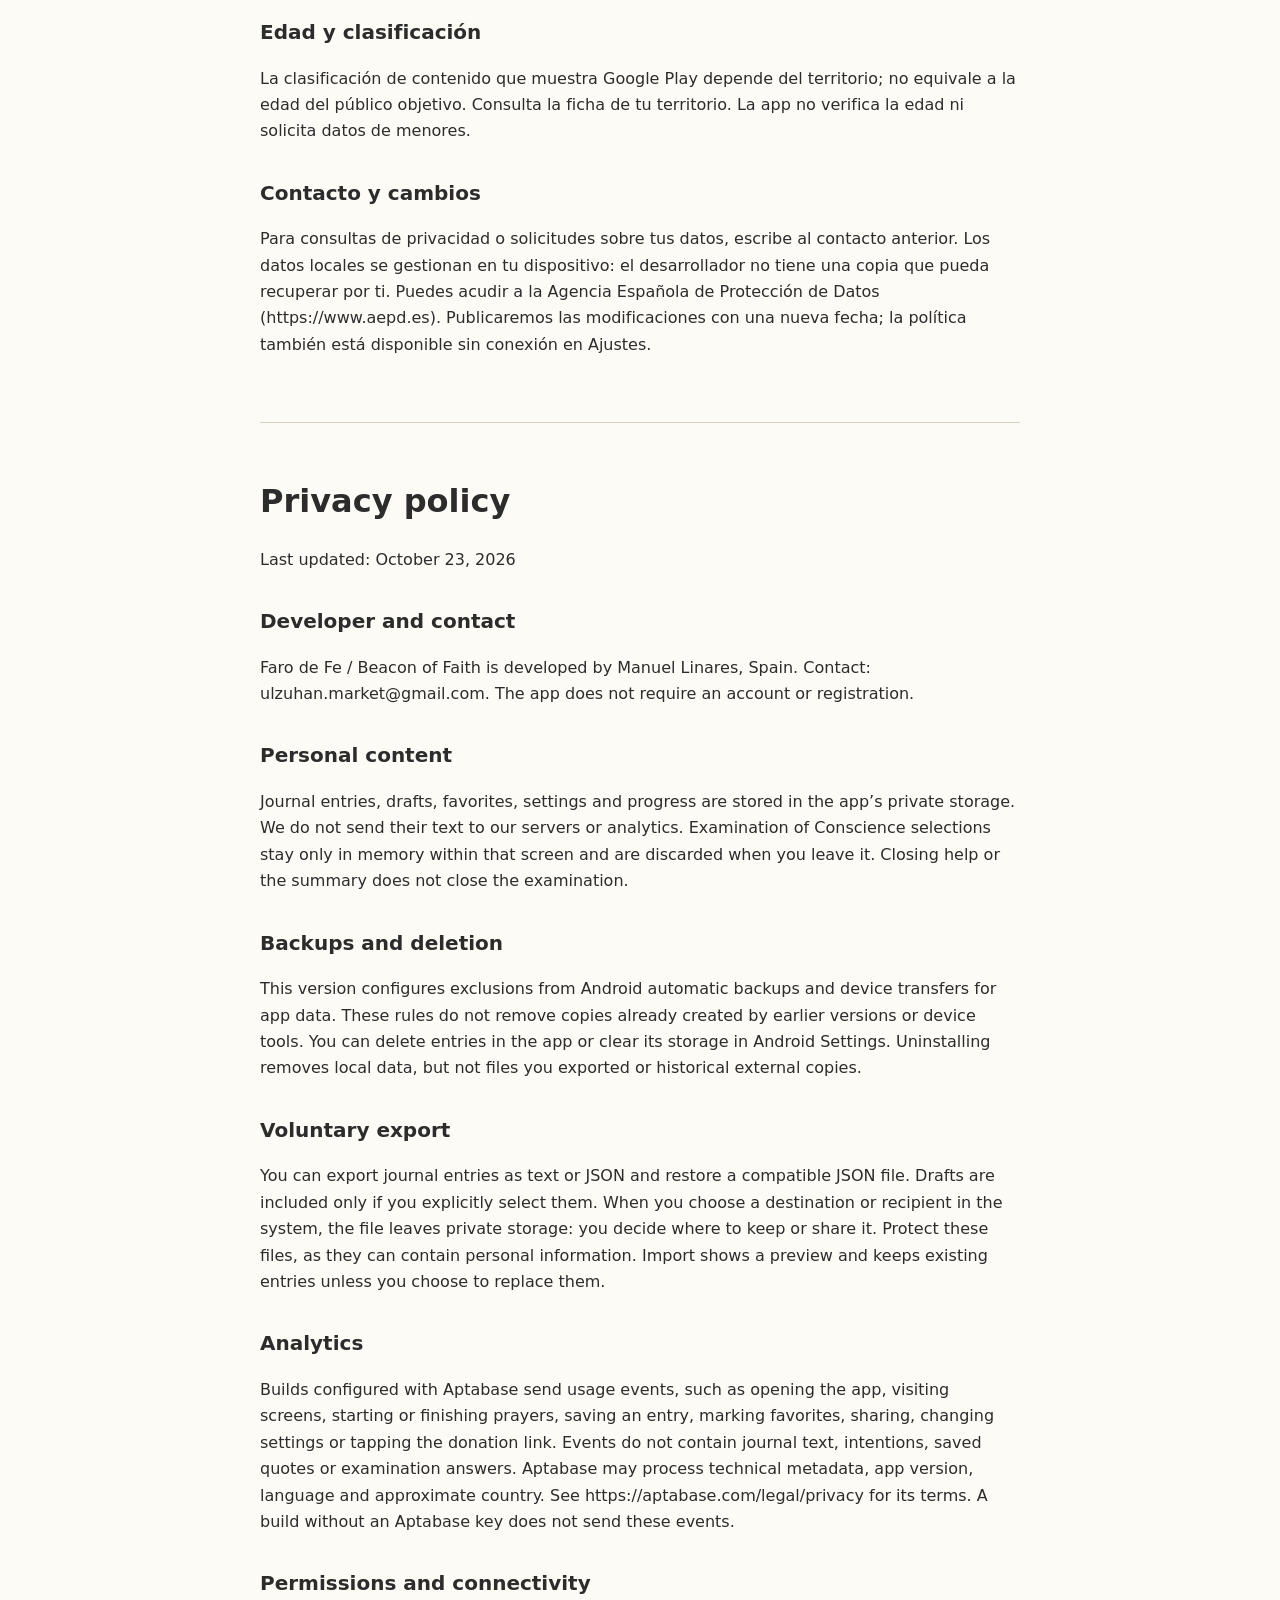
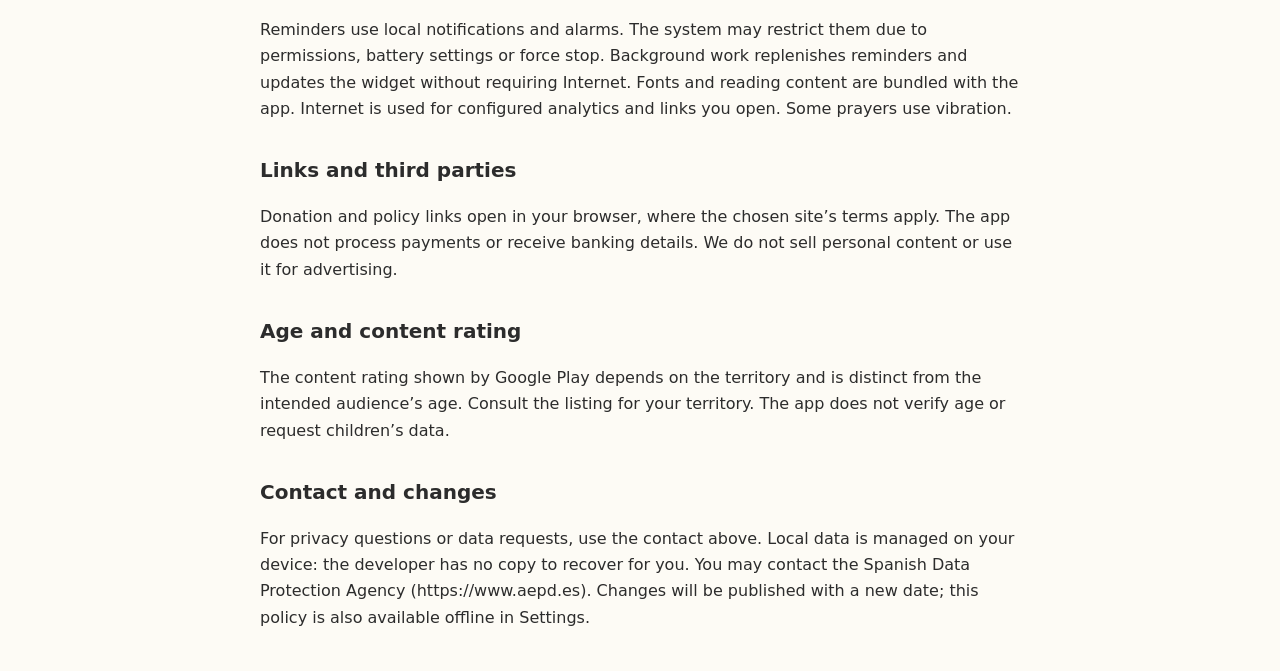
<file: beacon-of-faith/privacy.html>
<!doctype html>
<html lang="es"><head><meta charset="utf-8"><meta name="viewport" content="width=device-width,initial-scale=1">
<title>Privacidad · Faro de Fe / Beacon of Faith</title>
<style>body{margin:0;background:#fdfbf5;color:#2c2c2c;font:1rem/1.65 system-ui,sans-serif}main{max-width:760px;margin:auto;padding:24px}h1{font-size:2rem;line-height:1.2}h2{font-size:1.25rem;margin-top:2rem}a{color:#7a5a22}nav{display:flex;gap:24px;flex-wrap:wrap}section+section{border-top:1px solid #d8d0be;margin-top:64px;padding-top:32px}p{overflow-wrap:anywhere}@media(prefers-color-scheme:dark){body{background:#1a1a1a;color:#f5f3ec}a{color:#d4b877}}</style>
</head><body><main><nav aria-label="Language"><a href="#es">Español</a><a href="#en">English</a><a href="./">Faro de Fe</a></nav>
<section id="es" lang="es"><h1>Política de privacidad</h1><p>Última actualización: 23 de octubre de 2026</p><h2>Responsable y contacto</h2><p>Faro de Fe / Beacon of Faith es desarrollada por Manuel Linares, España. Contacto: ulzuhan.market@gmail.com. La app no requiere cuenta ni registro.</p>
<h2>Contenido personal</h2><p>El diario, sus borradores, favoritos, ajustes y progreso se guardan en el almacenamiento privado de la app. No enviamos su texto a nuestros servidores ni a la analítica. El Examen de Conciencia mantiene las selecciones solo en memoria dentro de su pantalla; al salir se descartan. Cerrar la ayuda o el resumen no cierra el examen.</p>
<h2>Copias y eliminación</h2><p>Esta versión configura exclusiones de las copias automáticas y transferencias de Android para los datos de la app. Estas reglas no eliminan copias que versiones anteriores o herramientas del dispositivo ya hayan creado. Puedes borrar las entradas desde la app o borrar su almacenamiento desde Ajustes de Android. Desinstalar elimina los datos locales, pero no los archivos que hayas exportado ni copias históricas externas.</p>
<h2>Exportación voluntaria</h2><p>Puedes exportar entradas del diario a texto o JSON y restaurar un JSON compatible. Los borradores solo se incluyen si los seleccionas expresamente. Al elegir un destino o destinatario en el sistema, el archivo sale del almacenamiento privado: tú decides dónde conservarlo o compartirlo. Protege esos archivos, ya que pueden contener información personal. La importación muestra una previsualización y conserva las entradas existentes salvo que elijas reemplazarlas.</p>
<h2>Analítica</h2><p>Las compilaciones que configuran Aptabase envían eventos de uso, como abrir la app, visitar pantallas, iniciar o terminar oraciones, guardar una entrada, marcar favoritos, compartir, cambiar ajustes o pulsar el enlace de donación. Los eventos no contienen el texto del diario, intenciones, citas guardadas ni respuestas del examen. Aptabase puede tratar metadatos técnicos, versión de la app, idioma y país aproximado. Consulta https://aptabase.com/legal/privacy para sus condiciones. Una compilación sin clave de Aptabase no envía estos eventos.</p>
<h2>Permisos y conexión</h2><p>Los avisos usan notificaciones y alarmas locales. El sistema puede restringirlos por permisos, batería o cierre forzado. El trabajo en segundo plano renueva los avisos y actualiza el widget sin necesitar Internet. Las fuentes y el contenido de lectura se incluyen con la app. Internet se utiliza para la analítica configurada y los enlaces que abras. Las vibraciones acompañan algunas oraciones.</p>
<h2>Enlaces y terceros</h2><p>Los enlaces de donación y de política se abren en el navegador; se aplican las condiciones del sitio elegido. La app no procesa pagos ni recibe datos bancarios. No vendemos el contenido personal ni lo usamos para publicidad.</p>
<h2>Edad y clasificación</h2><p>La clasificación de contenido que muestra Google Play depende del territorio; no equivale a la edad del público objetivo. Consulta la ficha de tu territorio. La app no verifica la edad ni solicita datos de menores.</p>
<h2>Contacto y cambios</h2><p>Para consultas de privacidad o solicitudes sobre tus datos, escribe al contacto anterior. Los datos locales se gestionan en tu dispositivo: el desarrollador no tiene una copia que pueda recuperar por ti. Puedes acudir a la Agencia Española de Protección de Datos (https://www.aepd.es). Publicaremos las modificaciones con una nueva fecha; la política también está disponible sin conexión en Ajustes.</p>
</section>
<section id="en" lang="en"><h1>Privacy policy</h1><p>Last updated: October 23, 2026</p><h2>Developer and contact</h2><p>Faro de Fe / Beacon of Faith is developed by Manuel Linares, Spain. Contact: ulzuhan.market@gmail.com. The app does not require an account or registration.</p>
<h2>Personal content</h2><p>Journal entries, drafts, favorites, settings and progress are stored in the app’s private storage. We do not send their text to our servers or analytics. Examination of Conscience selections stay only in memory within that screen and are discarded when you leave it. Closing help or the summary does not close the examination.</p>
<h2>Backups and deletion</h2><p>This version configures exclusions from Android automatic backups and device transfers for app data. These rules do not remove copies already created by earlier versions or device tools. You can delete entries in the app or clear its storage in Android Settings. Uninstalling removes local data, but not files you exported or historical external copies.</p>
<h2>Voluntary export</h2><p>You can export journal entries as text or JSON and restore a compatible JSON file. Drafts are included only if you explicitly select them. When you choose a destination or recipient in the system, the file leaves private storage: you decide where to keep or share it. Protect these files, as they can contain personal information. Import shows a preview and keeps existing entries unless you choose to replace them.</p>
<h2>Analytics</h2><p>Builds configured with Aptabase send usage events, such as opening the app, visiting screens, starting or finishing prayers, saving an entry, marking favorites, sharing, changing settings or tapping the donation link. Events do not contain journal text, intentions, saved quotes or examination answers. Aptabase may process technical metadata, app version, language and approximate country. See https://aptabase.com/legal/privacy for its terms. A build without an Aptabase key does not send these events.</p>
<h2>Permissions and connectivity</h2><p>Reminders use local notifications and alarms. The system may restrict them due to permissions, battery settings or force stop. Background work replenishes reminders and updates the widget without requiring Internet. Fonts and reading content are bundled with the app. Internet is used for configured analytics and links you open. Some prayers use vibration.</p>
<h2>Links and third parties</h2><p>Donation and policy links open in your browser, where the chosen site’s terms apply. The app does not process payments or receive banking details. We do not sell personal content or use it for advertising.</p>
<h2>Age and content rating</h2><p>The content rating shown by Google Play depends on the territory and is distinct from the intended audience’s age. Consult the listing for your territory. The app does not verify age or request children’s data.</p>
<h2>Contact and changes</h2><p>For privacy questions or data requests, use the contact above. Local data is managed on your device: the developer has no copy to recover for you. You may contact the Spanish Data Protection Agency (https://www.aepd.es). Changes will be published with a new date; this policy is also available offline in Settings.</p>
</section></main></body></html>
</file>
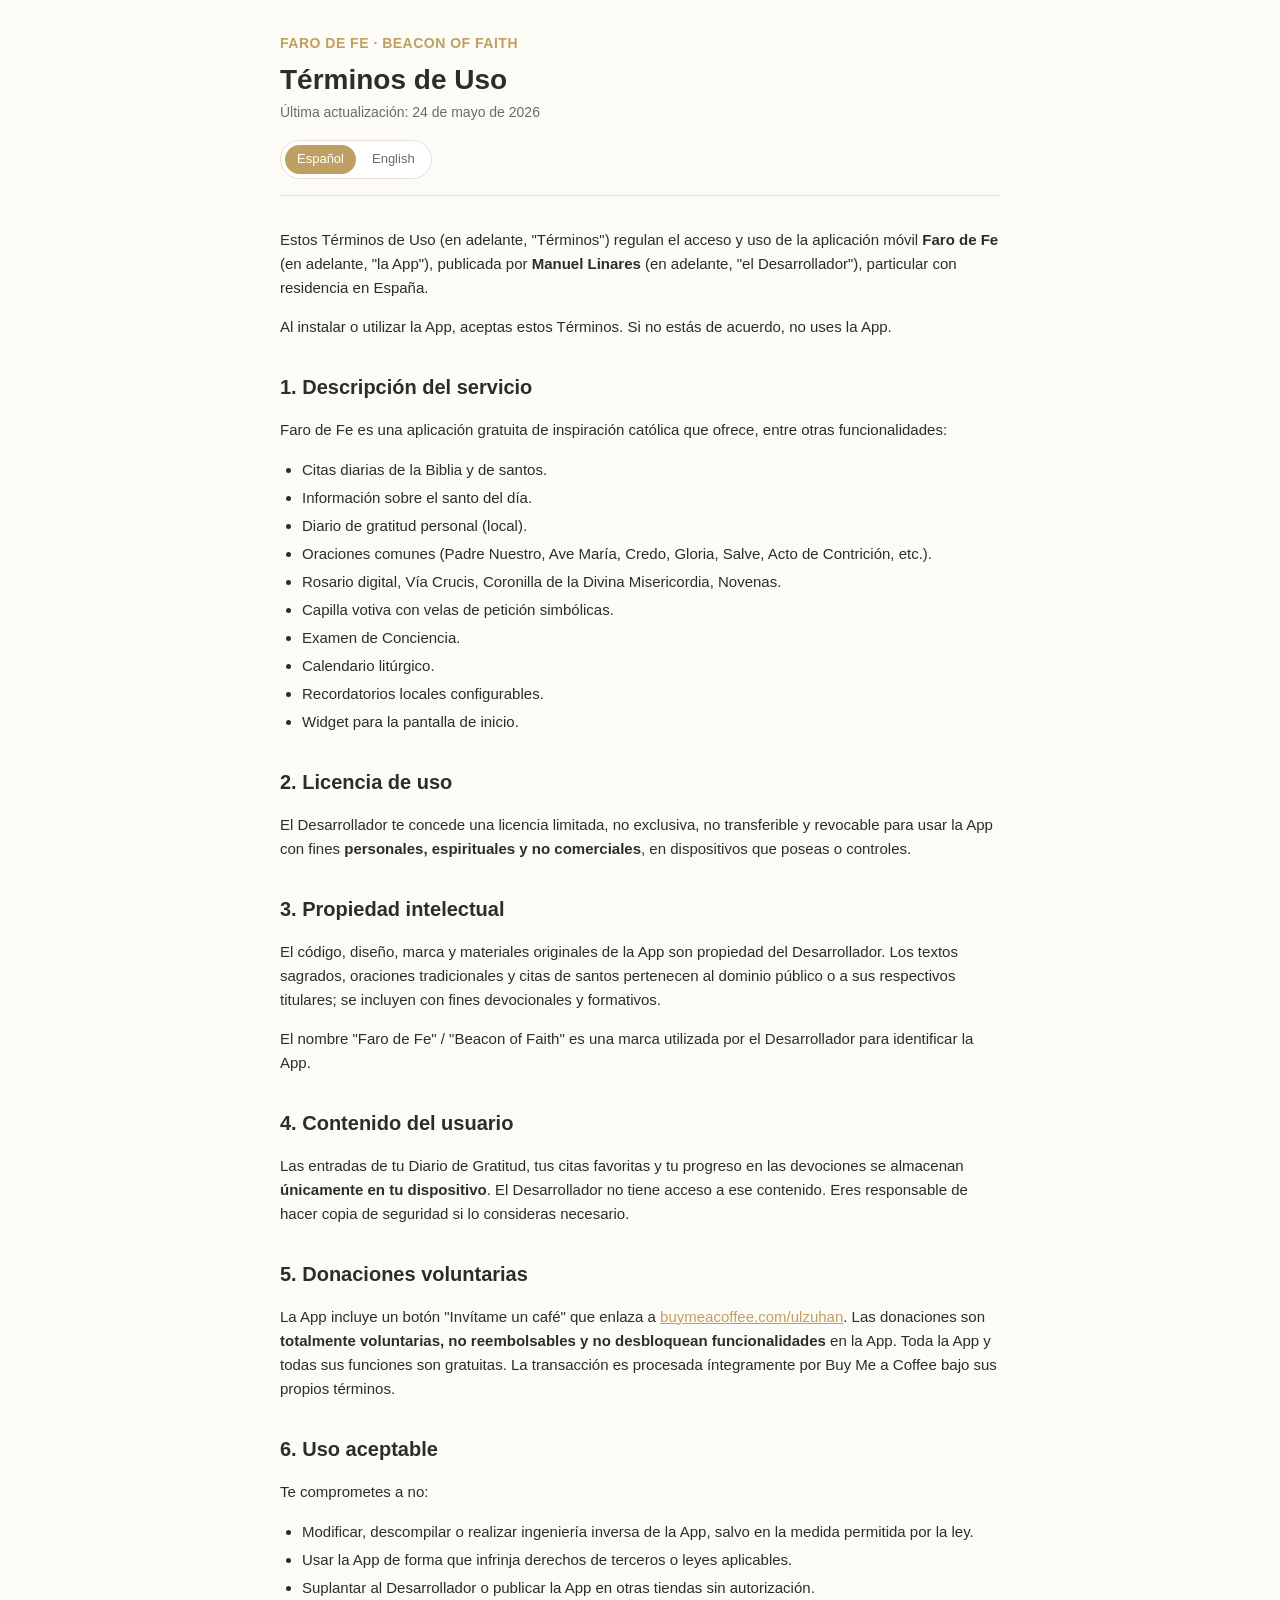
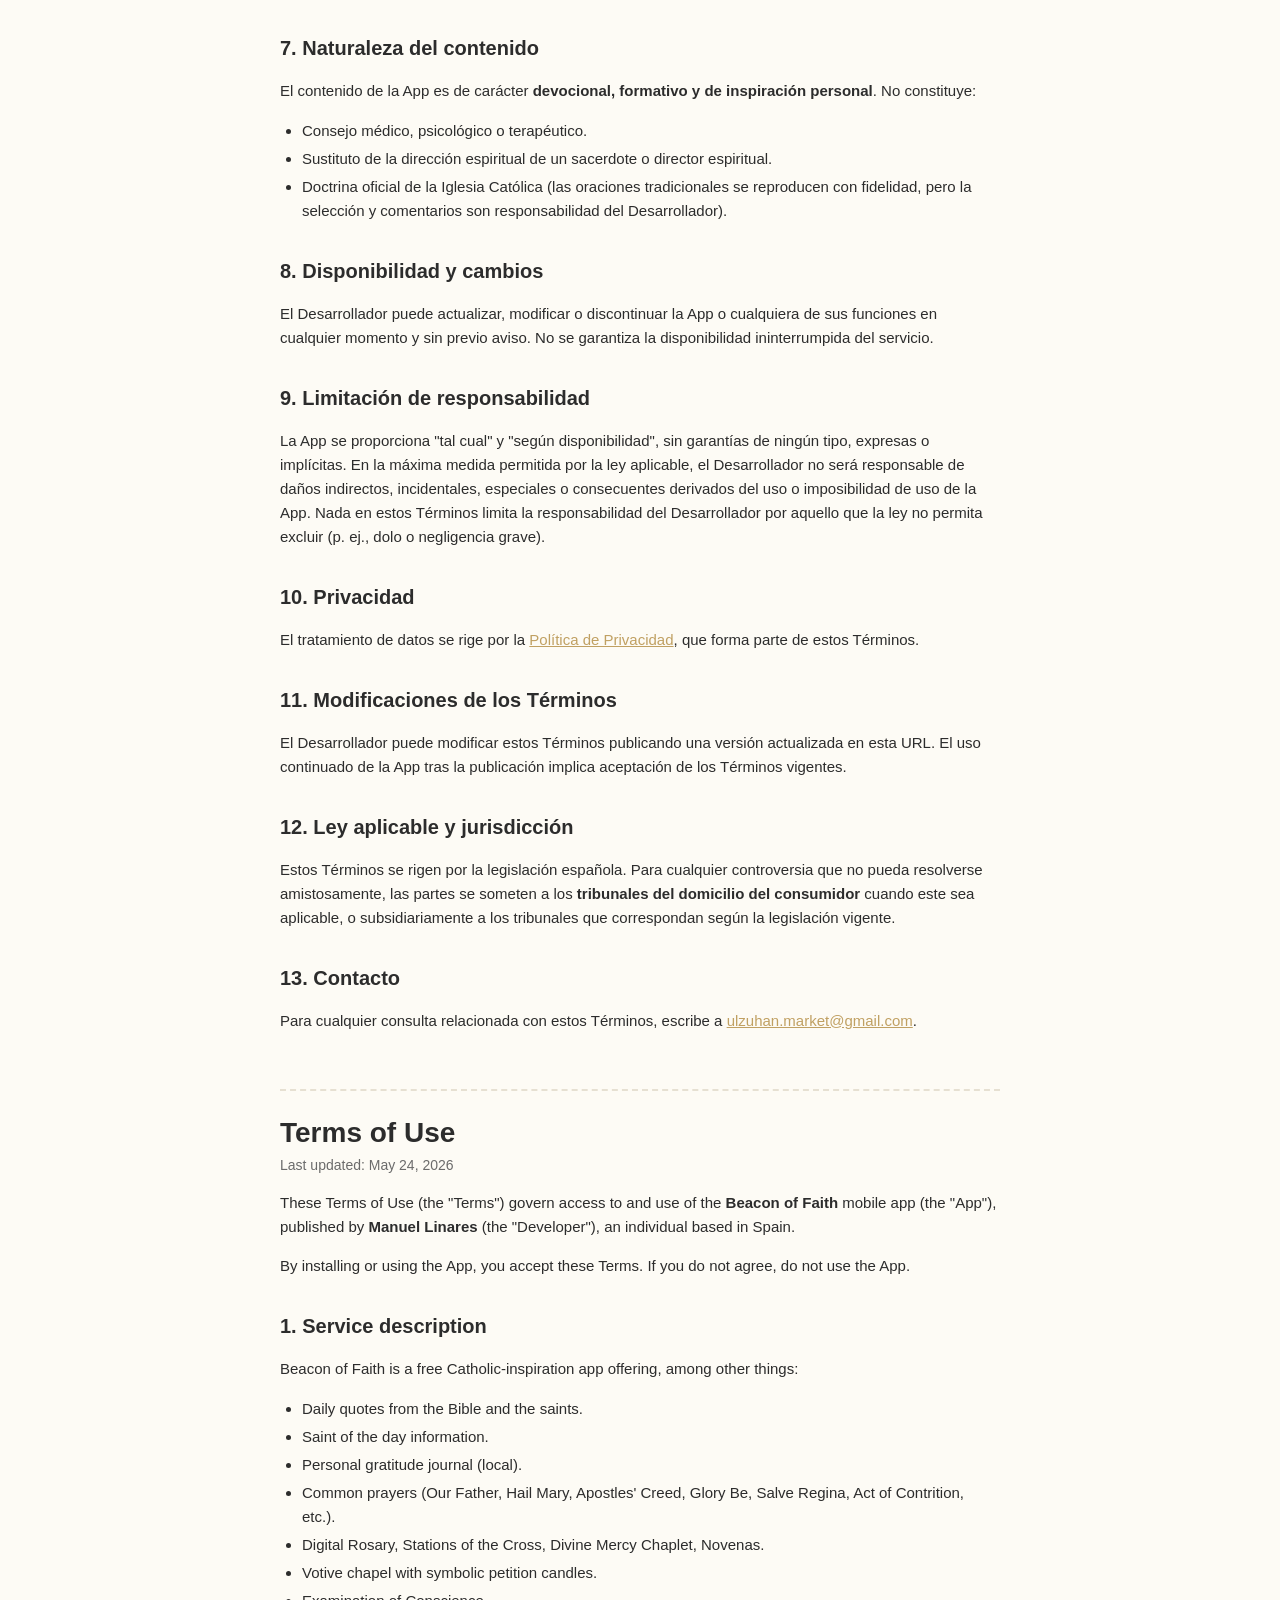
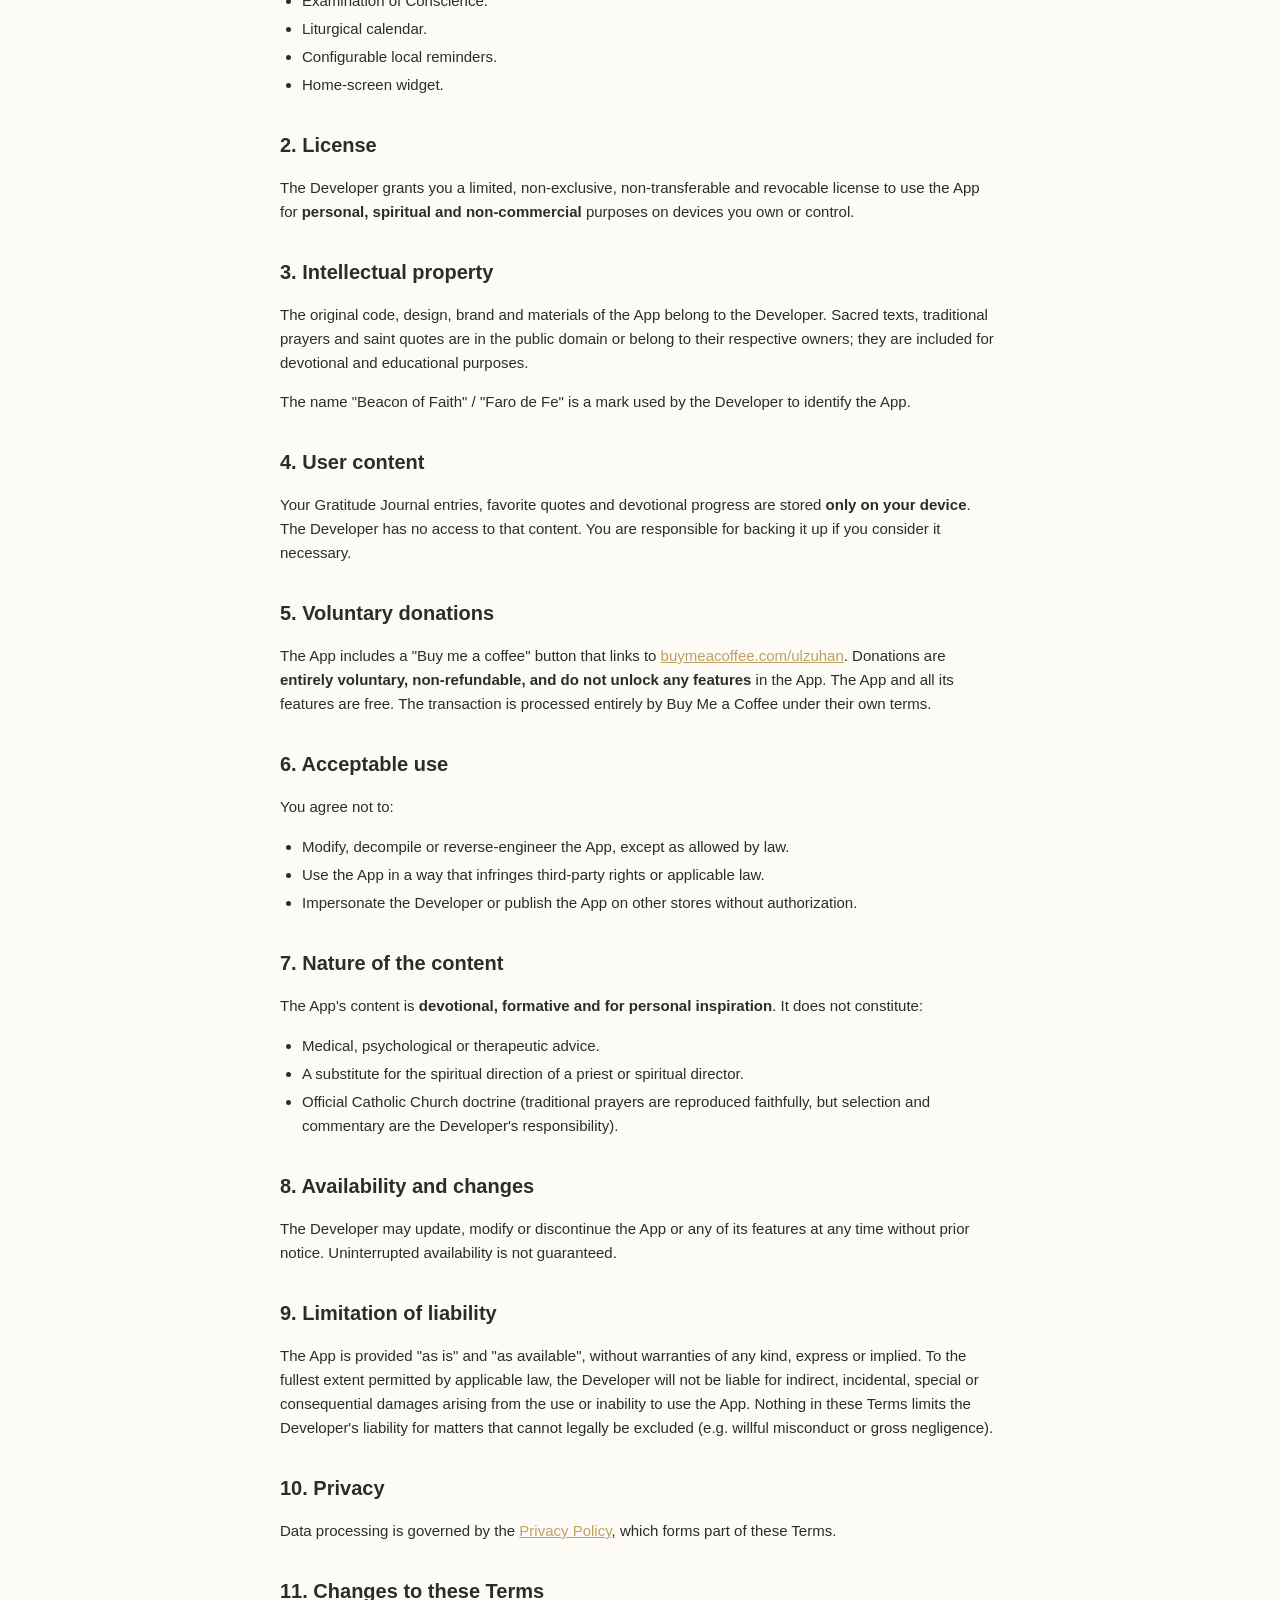
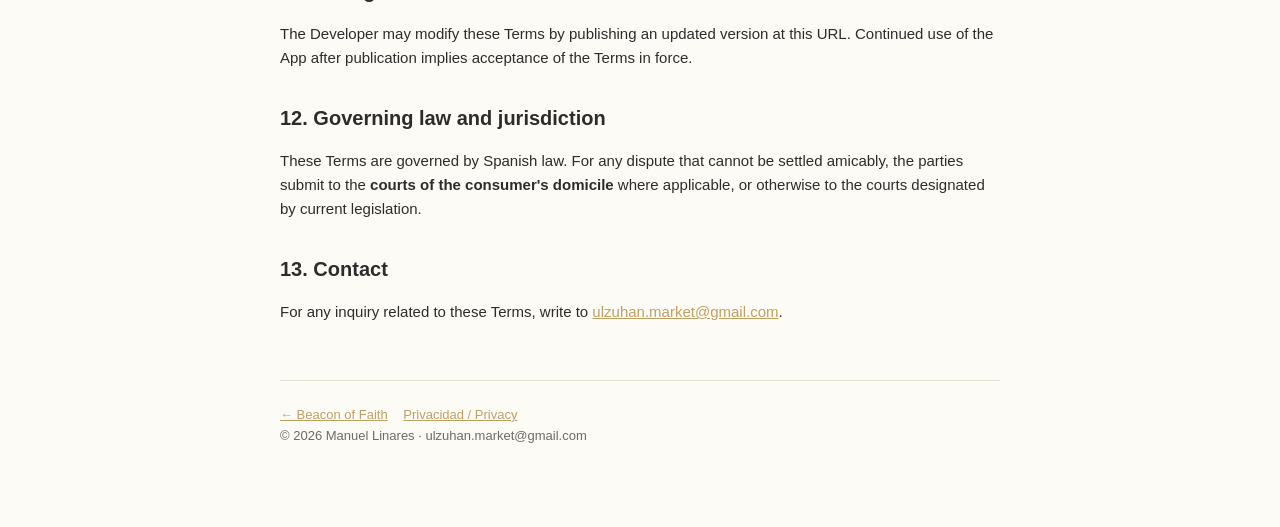
<file: beacon-of-faith/terms.html>
<!DOCTYPE html>
<html lang="es">
<head>
  <meta charset="UTF-8">
  <meta name="viewport" content="width=device-width, initial-scale=1.0">
  <title>Términos de Uso — Faro de Fe / Beacon of Faith</title>
  <meta name="description" content="Términos y condiciones de uso de la aplicación Faro de Fe (Beacon of Faith).">
  <style>
    :root {
      --primary: #C0A062;
      --text: #2C2C2C;
      --muted: #6b6b6b;
      --bg: #FDFBF5;
      --border: #e6e0d2;
    }
    * { box-sizing: border-box; }
    body {
      margin: 0;
      font-family: -apple-system, BlinkMacSystemFont, "Segoe UI", Roboto, "Helvetica Neue", Arial, sans-serif;
      background: var(--bg);
      color: var(--text);
      line-height: 1.6;
    }
    .wrap {
      max-width: 760px;
      margin: 0 auto;
      padding: 32px 20px 80px;
    }
    header {
      border-bottom: 1px solid var(--border);
      padding-bottom: 16px;
      margin-bottom: 32px;
    }
    .brand {
      color: var(--primary);
      font-weight: 600;
      font-size: 14px;
      letter-spacing: 0.5px;
      text-transform: uppercase;
    }
    h1 {
      margin: 8px 0 4px;
      font-size: 28px;
      line-height: 1.25;
    }
    .meta { color: var(--muted); font-size: 14px; }
    .lang-toggle {
      display: inline-flex;
      gap: 4px;
      margin-top: 16px;
      border: 1px solid var(--border);
      border-radius: 999px;
      padding: 4px;
      background: white;
    }
    .lang-toggle a {
      padding: 4px 12px;
      border-radius: 999px;
      font-size: 13px;
      text-decoration: none;
      color: var(--muted);
    }
    .lang-toggle a.active { background: var(--primary); color: white; }
    h2 {
      font-size: 20px;
      margin-top: 32px;
      margin-bottom: 8px;
    }
    p, li { font-size: 15px; }
    ul { padding-left: 22px; }
    li { margin-bottom: 4px; }
    a { color: var(--primary); }
    .section-divider {
      margin: 56px 0 0;
      border: 0;
      border-top: 2px dashed var(--border);
    }
    footer {
      margin-top: 56px;
      padding-top: 16px;
      border-top: 1px solid var(--border);
      color: var(--muted);
      font-size: 13px;
    }
    .nav-links { margin-top: 8px; }
    .nav-links a { margin-right: 12px; }
  </style>
</head>
<body>
  <div class="wrap">

    <header>
      <div class="brand">Faro de Fe · Beacon of Faith</div>
      <h1>Términos de Uso</h1>
      <div class="meta">Última actualización: 24 de mayo de 2026</div>
      <div class="lang-toggle">
        <a href="#es" class="active">Español</a>
        <a href="#en">English</a>
      </div>
    </header>

    <!-- ============================= ESPAÑOL ============================= -->
    <section id="es">

      <p>Estos Términos de Uso (en adelante, "Términos") regulan el acceso y uso de la aplicación móvil <strong>Faro de Fe</strong> (en adelante, "la App"), publicada por <strong>Manuel Linares</strong> (en adelante, "el Desarrollador"), particular con residencia en España.</p>

      <p>Al instalar o utilizar la App, aceptas estos Términos. Si no estás de acuerdo, no uses la App.</p>

      <h2>1. Descripción del servicio</h2>
      <p>Faro de Fe es una aplicación gratuita de inspiración católica que ofrece, entre otras funcionalidades:</p>
      <ul>
        <li>Citas diarias de la Biblia y de santos.</li>
        <li>Información sobre el santo del día.</li>
        <li>Diario de gratitud personal (local).</li>
        <li>Oraciones comunes (Padre Nuestro, Ave María, Credo, Gloria, Salve, Acto de Contrición, etc.).</li>
        <li>Rosario digital, Vía Crucis, Coronilla de la Divina Misericordia, Novenas.</li>
        <li>Capilla votiva con velas de petición simbólicas.</li>
        <li>Examen de Conciencia.</li>
        <li>Calendario litúrgico.</li>
        <li>Recordatorios locales configurables.</li>
        <li>Widget para la pantalla de inicio.</li>
      </ul>

      <h2>2. Licencia de uso</h2>
      <p>El Desarrollador te concede una licencia limitada, no exclusiva, no transferible y revocable para usar la App con fines <strong>personales, espirituales y no comerciales</strong>, en dispositivos que poseas o controles.</p>

      <h2>3. Propiedad intelectual</h2>
      <p>El código, diseño, marca y materiales originales de la App son propiedad del Desarrollador. Los textos sagrados, oraciones tradicionales y citas de santos pertenecen al dominio público o a sus respectivos titulares; se incluyen con fines devocionales y formativos.</p>
      <p>El nombre "Faro de Fe" / "Beacon of Faith" es una marca utilizada por el Desarrollador para identificar la App.</p>

      <h2>4. Contenido del usuario</h2>
      <p>Las entradas de tu Diario de Gratitud, tus citas favoritas y tu progreso en las devociones se almacenan <strong>únicamente en tu dispositivo</strong>. El Desarrollador no tiene acceso a ese contenido. Eres responsable de hacer copia de seguridad si lo consideras necesario.</p>

      <h2>5. Donaciones voluntarias</h2>
      <p>La App incluye un botón "Invítame un café" que enlaza a <a href="https://buymeacoffee.com/ulzuhan" target="_blank" rel="noopener">buymeacoffee.com/ulzuhan</a>. Las donaciones son <strong>totalmente voluntarias, no reembolsables y no desbloquean funcionalidades</strong> en la App. Toda la App y todas sus funciones son gratuitas. La transacción es procesada íntegramente por Buy Me a Coffee bajo sus propios términos.</p>

      <h2>6. Uso aceptable</h2>
      <p>Te comprometes a no:</p>
      <ul>
        <li>Modificar, descompilar o realizar ingeniería inversa de la App, salvo en la medida permitida por la ley.</li>
        <li>Usar la App de forma que infrinja derechos de terceros o leyes aplicables.</li>
        <li>Suplantar al Desarrollador o publicar la App en otras tiendas sin autorización.</li>
      </ul>

      <h2>7. Naturaleza del contenido</h2>
      <p>El contenido de la App es de carácter <strong>devocional, formativo y de inspiración personal</strong>. No constituye:</p>
      <ul>
        <li>Consejo médico, psicológico o terapéutico.</li>
        <li>Sustituto de la dirección espiritual de un sacerdote o director espiritual.</li>
        <li>Doctrina oficial de la Iglesia Católica (las oraciones tradicionales se reproducen con fidelidad, pero la selección y comentarios son responsabilidad del Desarrollador).</li>
      </ul>

      <h2>8. Disponibilidad y cambios</h2>
      <p>El Desarrollador puede actualizar, modificar o discontinuar la App o cualquiera de sus funciones en cualquier momento y sin previo aviso. No se garantiza la disponibilidad ininterrumpida del servicio.</p>

      <h2>9. Limitación de responsabilidad</h2>
      <p>La App se proporciona "tal cual" y "según disponibilidad", sin garantías de ningún tipo, expresas o implícitas. En la máxima medida permitida por la ley aplicable, el Desarrollador no será responsable de daños indirectos, incidentales, especiales o consecuentes derivados del uso o imposibilidad de uso de la App. Nada en estos Términos limita la responsabilidad del Desarrollador por aquello que la ley no permita excluir (p. ej., dolo o negligencia grave).</p>

      <h2>10. Privacidad</h2>
      <p>El tratamiento de datos se rige por la <a href="./privacy.html">Política de Privacidad</a>, que forma parte de estos Términos.</p>

      <h2>11. Modificaciones de los Términos</h2>
      <p>El Desarrollador puede modificar estos Términos publicando una versión actualizada en esta URL. El uso continuado de la App tras la publicación implica aceptación de los Términos vigentes.</p>

      <h2>12. Ley aplicable y jurisdicción</h2>
      <p>Estos Términos se rigen por la legislación española. Para cualquier controversia que no pueda resolverse amistosamente, las partes se someten a los <strong>tribunales del domicilio del consumidor</strong> cuando este sea aplicable, o subsidiariamente a los tribunales que correspondan según la legislación vigente.</p>

      <h2>13. Contacto</h2>
      <p>Para cualquier consulta relacionada con estos Términos, escribe a <a href="mailto:ulzuhan.market@gmail.com">ulzuhan.market@gmail.com</a>.</p>

    </section>

    <hr class="section-divider">

    <!-- ============================= ENGLISH ============================= -->
    <section id="en">

      <h1 style="margin-top: 24px;">Terms of Use</h1>
      <div class="meta">Last updated: May 24, 2026</div>

      <p>These Terms of Use (the "Terms") govern access to and use of the <strong>Beacon of Faith</strong> mobile app (the "App"), published by <strong>Manuel Linares</strong> (the "Developer"), an individual based in Spain.</p>

      <p>By installing or using the App, you accept these Terms. If you do not agree, do not use the App.</p>

      <h2>1. Service description</h2>
      <p>Beacon of Faith is a free Catholic-inspiration app offering, among other things:</p>
      <ul>
        <li>Daily quotes from the Bible and the saints.</li>
        <li>Saint of the day information.</li>
        <li>Personal gratitude journal (local).</li>
        <li>Common prayers (Our Father, Hail Mary, Apostles' Creed, Glory Be, Salve Regina, Act of Contrition, etc.).</li>
        <li>Digital Rosary, Stations of the Cross, Divine Mercy Chaplet, Novenas.</li>
        <li>Votive chapel with symbolic petition candles.</li>
        <li>Examination of Conscience.</li>
        <li>Liturgical calendar.</li>
        <li>Configurable local reminders.</li>
        <li>Home-screen widget.</li>
      </ul>

      <h2>2. License</h2>
      <p>The Developer grants you a limited, non-exclusive, non-transferable and revocable license to use the App for <strong>personal, spiritual and non-commercial</strong> purposes on devices you own or control.</p>

      <h2>3. Intellectual property</h2>
      <p>The original code, design, brand and materials of the App belong to the Developer. Sacred texts, traditional prayers and saint quotes are in the public domain or belong to their respective owners; they are included for devotional and educational purposes.</p>
      <p>The name "Beacon of Faith" / "Faro de Fe" is a mark used by the Developer to identify the App.</p>

      <h2>4. User content</h2>
      <p>Your Gratitude Journal entries, favorite quotes and devotional progress are stored <strong>only on your device</strong>. The Developer has no access to that content. You are responsible for backing it up if you consider it necessary.</p>

      <h2>5. Voluntary donations</h2>
      <p>The App includes a "Buy me a coffee" button that links to <a href="https://buymeacoffee.com/ulzuhan" target="_blank" rel="noopener">buymeacoffee.com/ulzuhan</a>. Donations are <strong>entirely voluntary, non-refundable, and do not unlock any features</strong> in the App. The App and all its features are free. The transaction is processed entirely by Buy Me a Coffee under their own terms.</p>

      <h2>6. Acceptable use</h2>
      <p>You agree not to:</p>
      <ul>
        <li>Modify, decompile or reverse-engineer the App, except as allowed by law.</li>
        <li>Use the App in a way that infringes third-party rights or applicable law.</li>
        <li>Impersonate the Developer or publish the App on other stores without authorization.</li>
      </ul>

      <h2>7. Nature of the content</h2>
      <p>The App's content is <strong>devotional, formative and for personal inspiration</strong>. It does not constitute:</p>
      <ul>
        <li>Medical, psychological or therapeutic advice.</li>
        <li>A substitute for the spiritual direction of a priest or spiritual director.</li>
        <li>Official Catholic Church doctrine (traditional prayers are reproduced faithfully, but selection and commentary are the Developer's responsibility).</li>
      </ul>

      <h2>8. Availability and changes</h2>
      <p>The Developer may update, modify or discontinue the App or any of its features at any time without prior notice. Uninterrupted availability is not guaranteed.</p>

      <h2>9. Limitation of liability</h2>
      <p>The App is provided "as is" and "as available", without warranties of any kind, express or implied. To the fullest extent permitted by applicable law, the Developer will not be liable for indirect, incidental, special or consequential damages arising from the use or inability to use the App. Nothing in these Terms limits the Developer's liability for matters that cannot legally be excluded (e.g. willful misconduct or gross negligence).</p>

      <h2>10. Privacy</h2>
      <p>Data processing is governed by the <a href="./privacy.html">Privacy Policy</a>, which forms part of these Terms.</p>

      <h2>11. Changes to these Terms</h2>
      <p>The Developer may modify these Terms by publishing an updated version at this URL. Continued use of the App after publication implies acceptance of the Terms in force.</p>

      <h2>12. Governing law and jurisdiction</h2>
      <p>These Terms are governed by Spanish law. For any dispute that cannot be settled amicably, the parties submit to the <strong>courts of the consumer's domicile</strong> where applicable, or otherwise to the courts designated by current legislation.</p>

      <h2>13. Contact</h2>
      <p>For any inquiry related to these Terms, write to <a href="mailto:ulzuhan.market@gmail.com">ulzuhan.market@gmail.com</a>.</p>

    </section>

    <footer>
      <div class="nav-links">
        <a href="./index.html">← Beacon of Faith</a>
        <a href="./privacy.html">Privacidad / Privacy</a>
      </div>
      <div>© 2026 Manuel Linares · ulzuhan.market@gmail.com</div>
    </footer>

  </div>
</body>
</html>
</file>
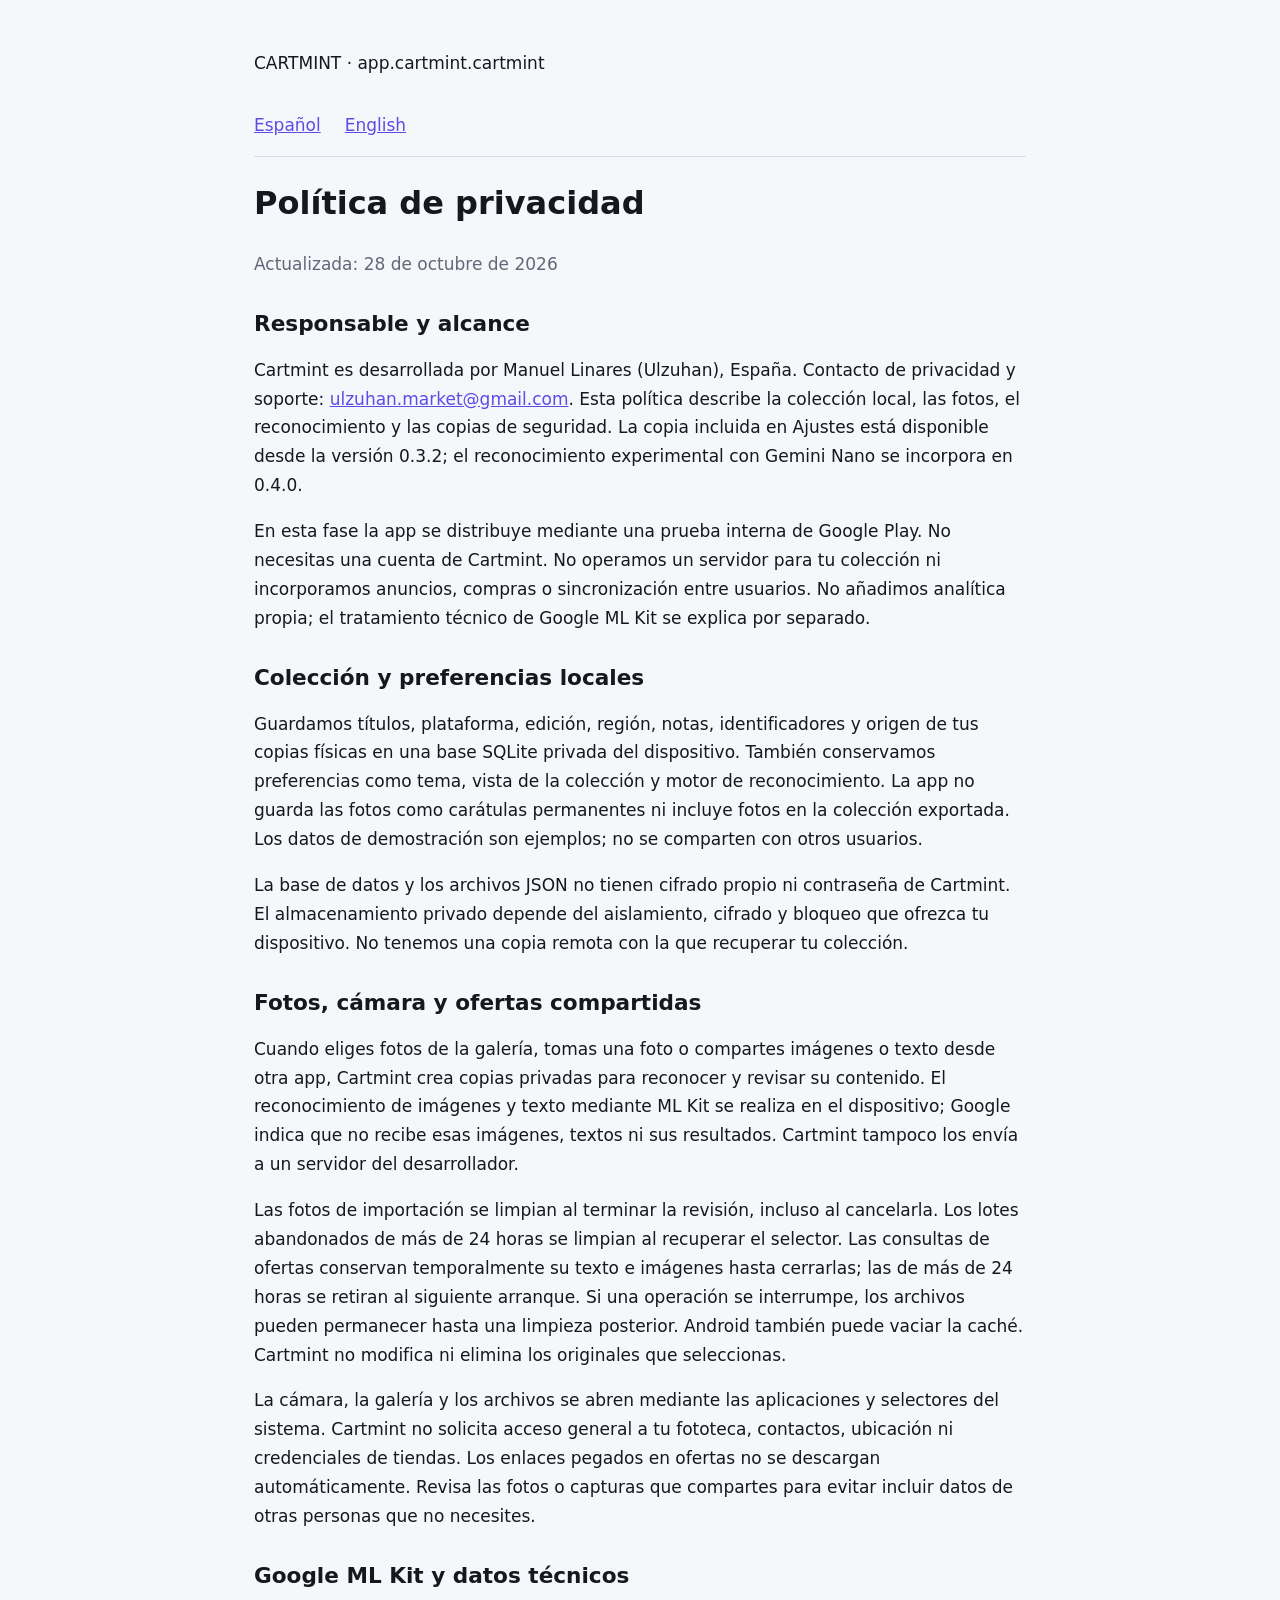
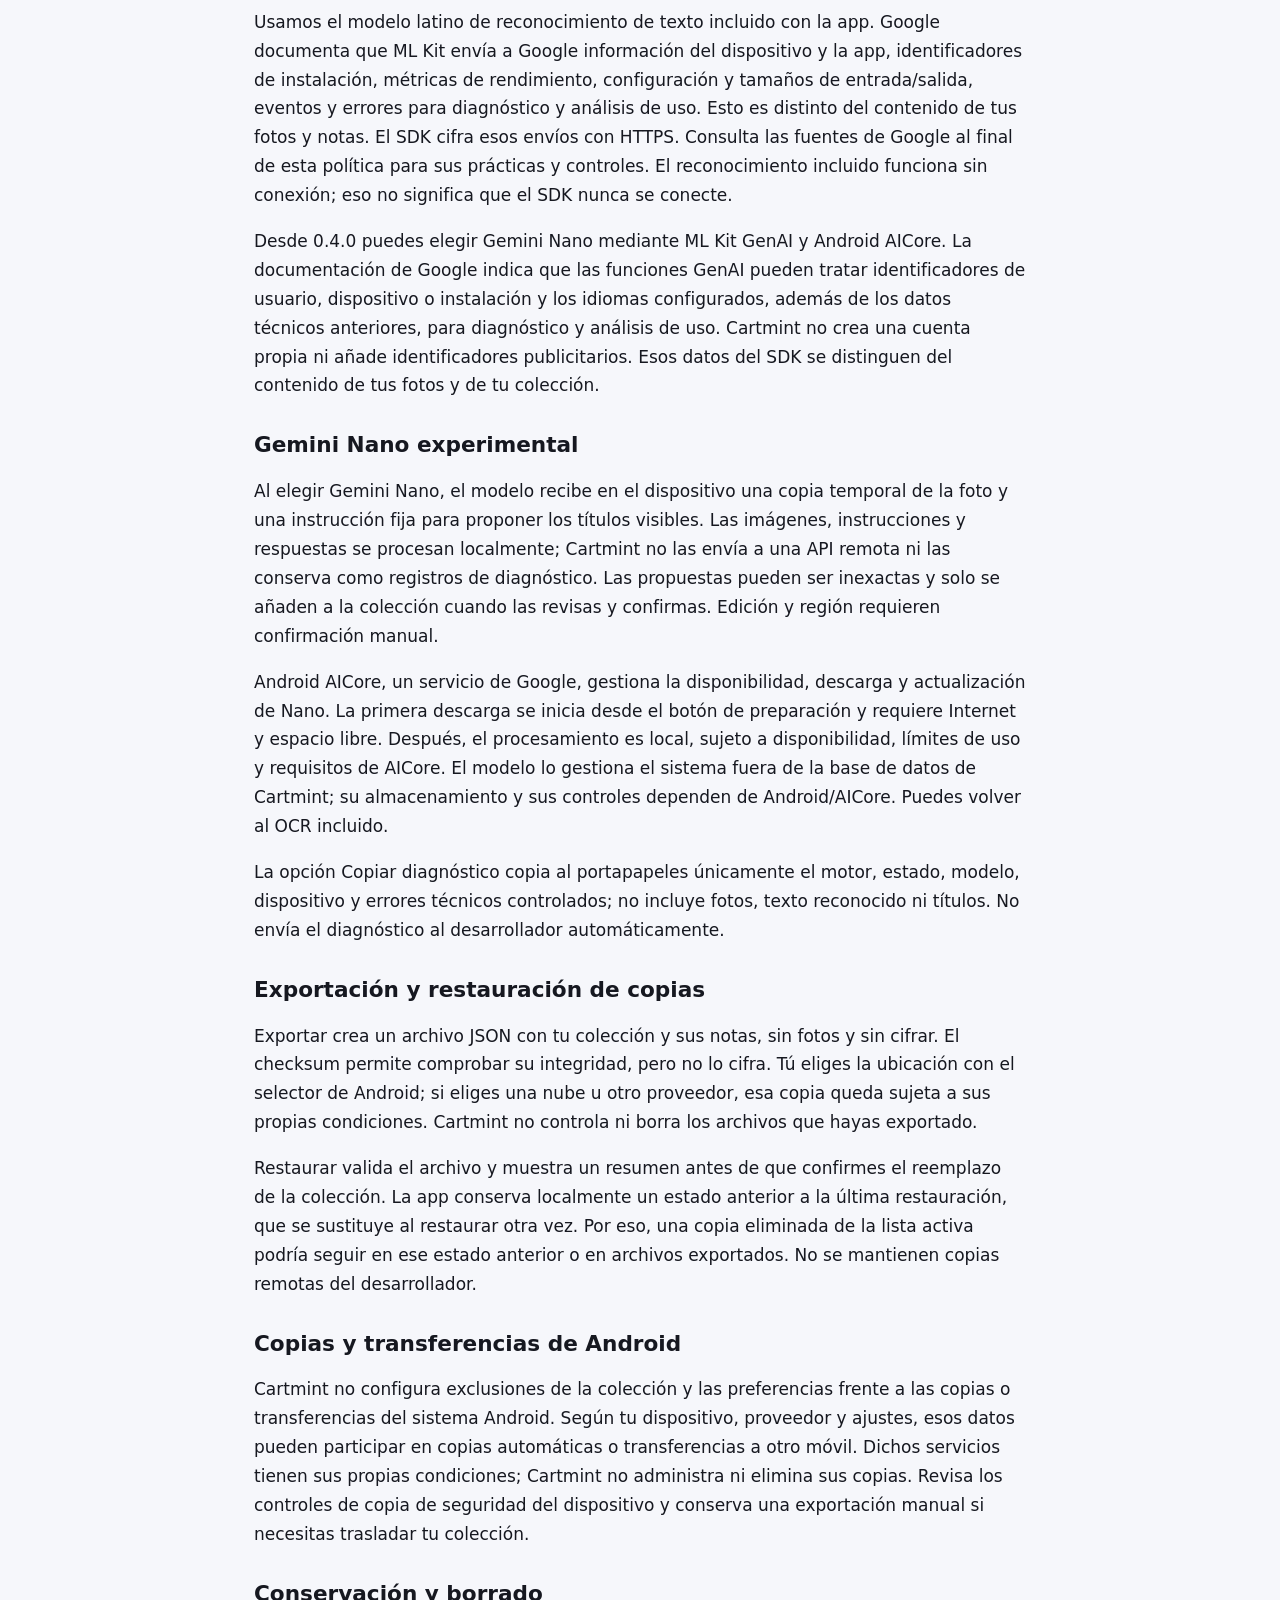
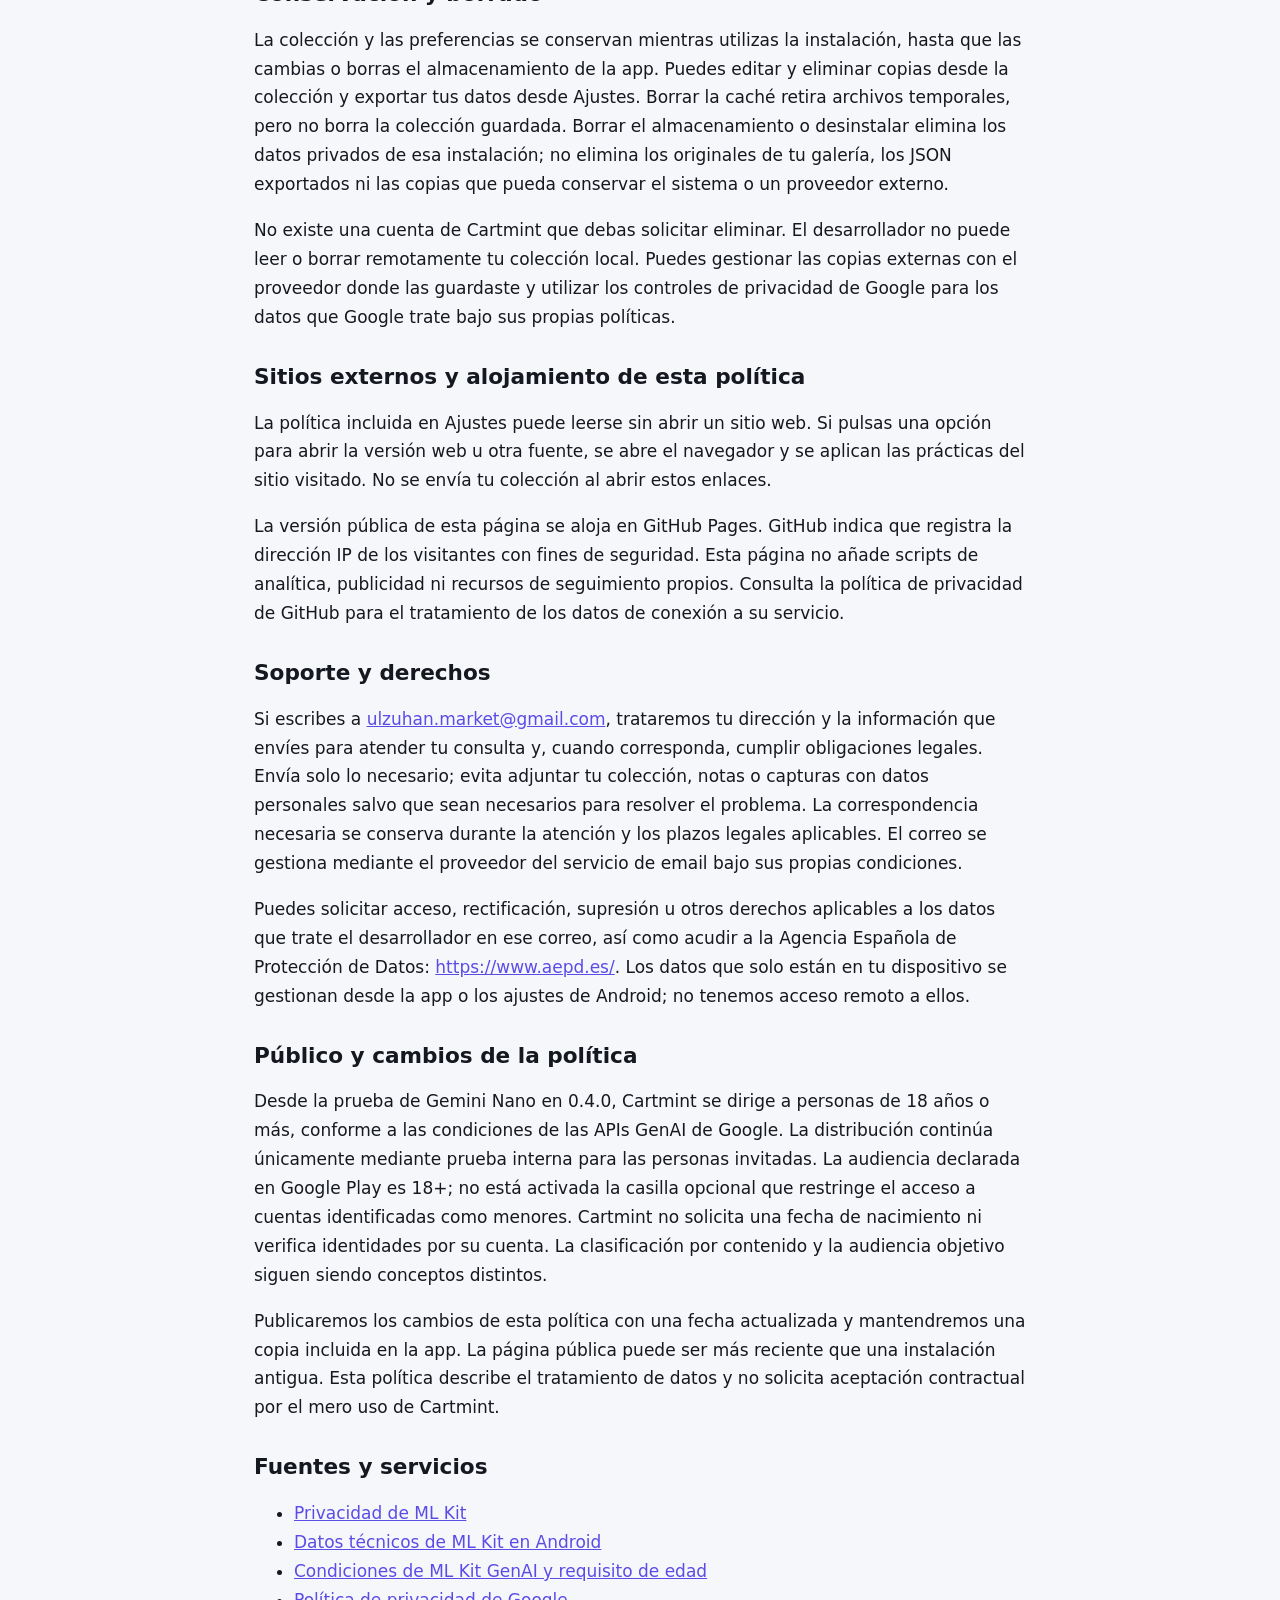
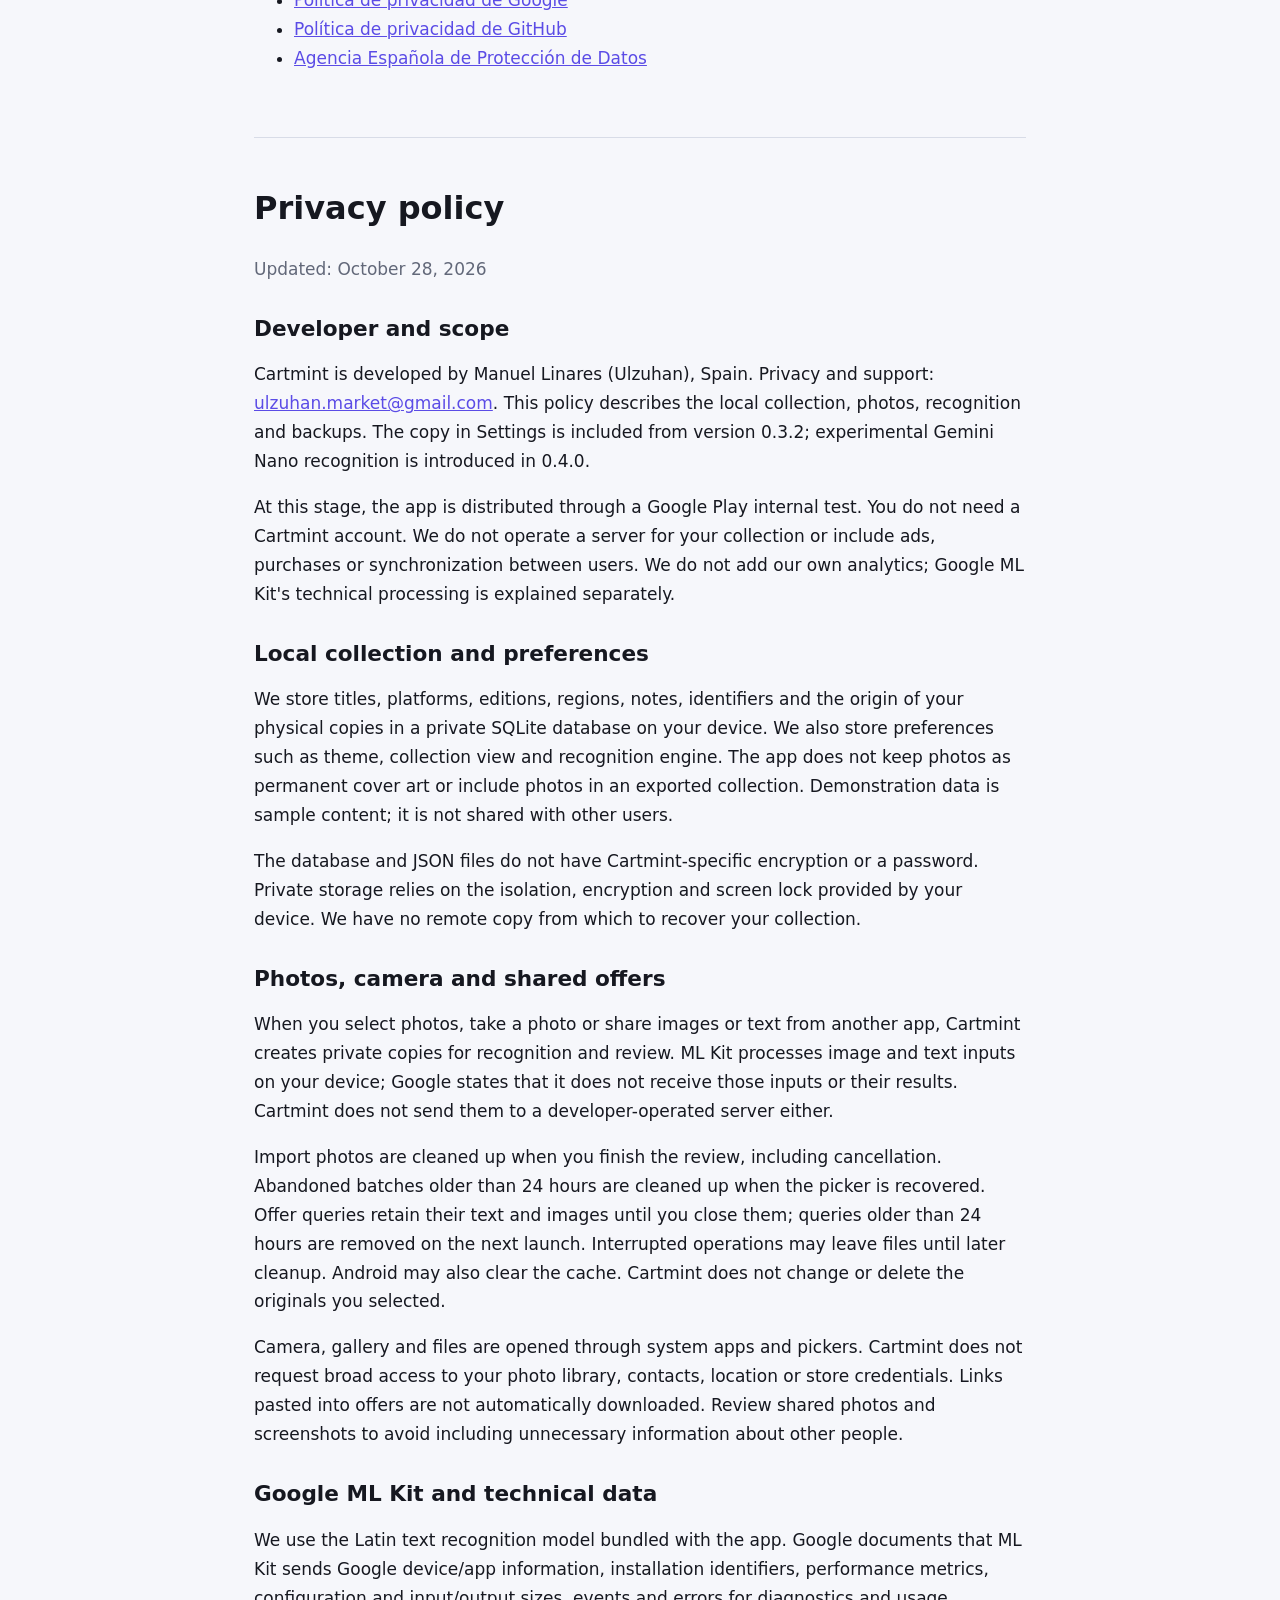
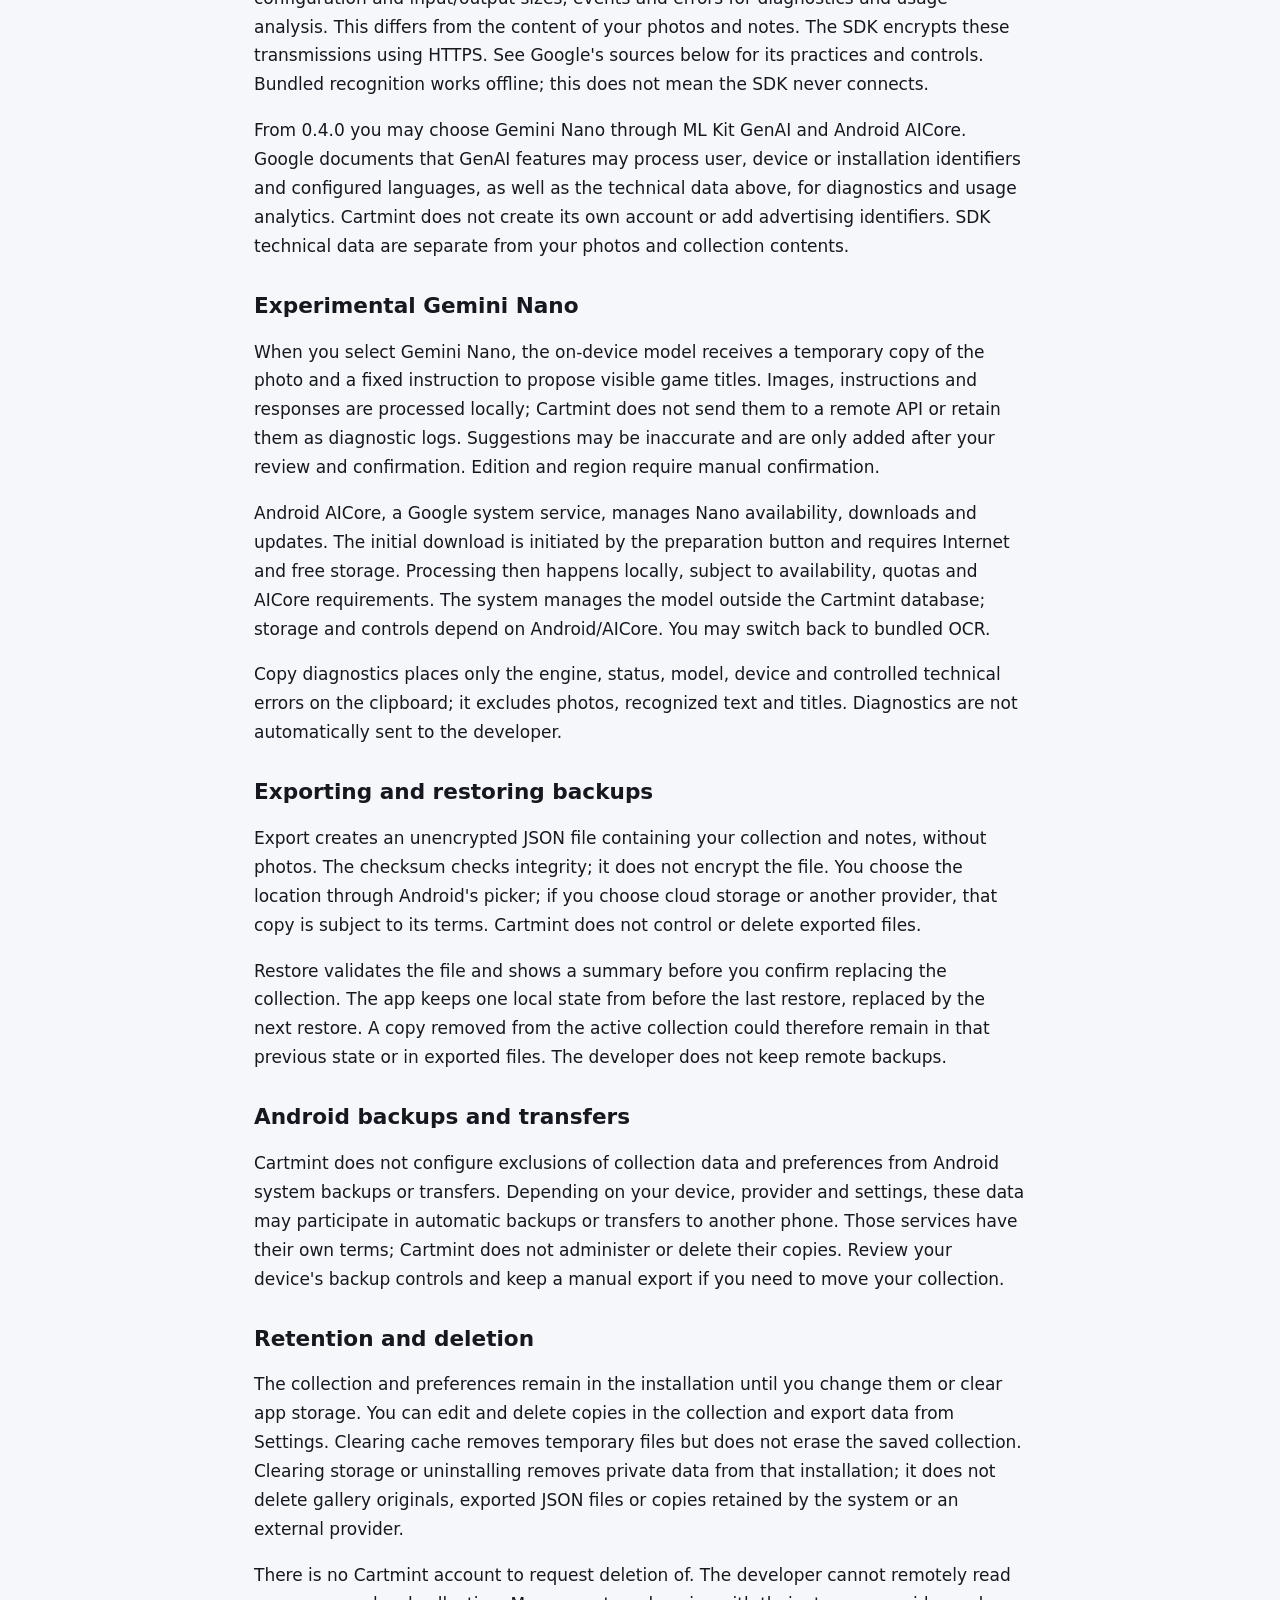
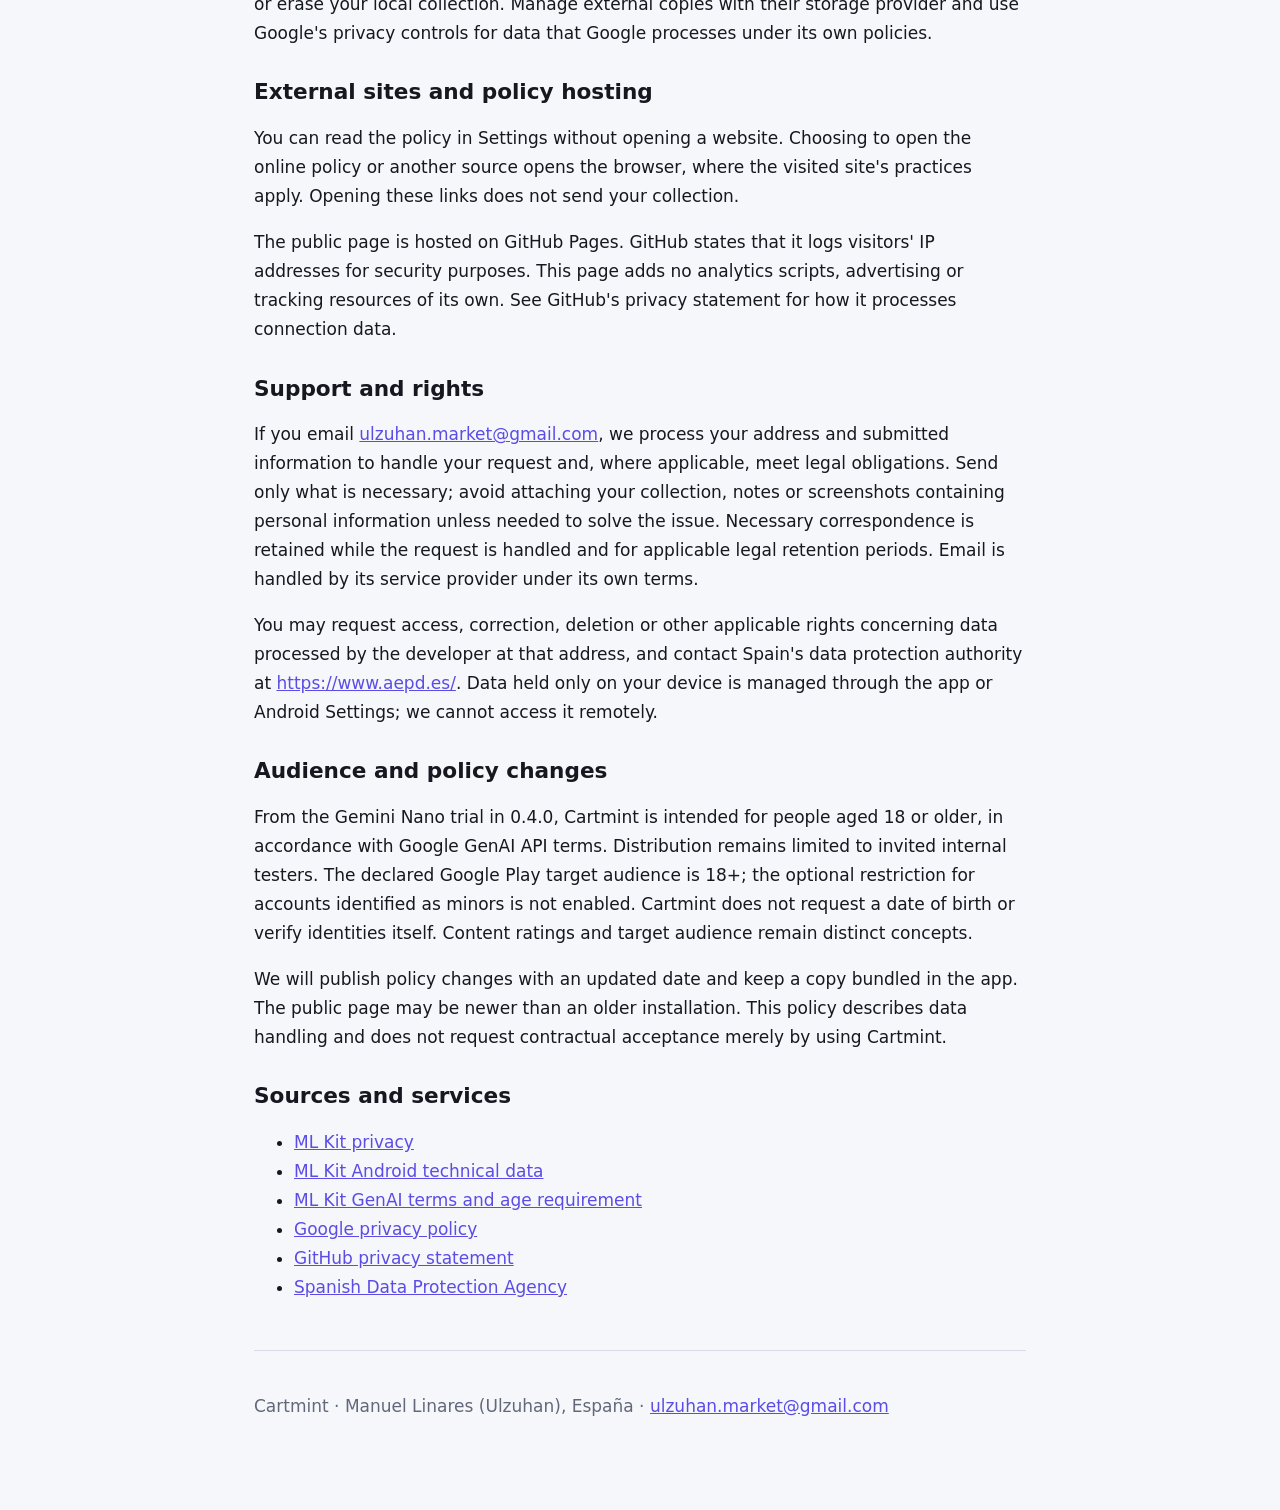
<file: cartmint/privacy.html>
<!doctype html>
<html lang="es"><head><meta charset="utf-8"><meta name="viewport" content="width=device-width, initial-scale=1">
<meta name="color-scheme" content="light dark"><title>Cartmint · Privacidad / Privacy</title>
<link rel="canonical" href="https://ulzuhan.github.io/cartmint/privacy.html">
<style>
:root{color-scheme:light dark;--bg:#f6f7fb;--fg:#161820;--muted:#626879;--line:#d8dce7;--accent:#5b4ce6}
@media(prefers-color-scheme:dark){:root{--bg:#101116;--fg:#f1f2f8;--muted:#acb0c1;--line:#363a49;--accent:#b5acff}}
*{box-sizing:border-box}body{margin:0;background:var(--bg);color:var(--fg);font:17px/1.7 system-ui,sans-serif}
main{max-width:820px;margin:auto;padding:32px 24px 72px}h1,h2{line-height:1.25}h1{font-size:2rem}h2{font-size:1.35rem;margin-top:2rem}
a{color:var(--accent)}p,li{overflow-wrap:anywhere}nav{display:flex;gap:24px;flex-wrap:wrap;padding:16px 0;border-bottom:1px solid var(--line)}
section+section{border-top:1px solid var(--line);margin-top:64px;padding-top:24px}.meta,footer{color:var(--muted)}footer{border-top:1px solid var(--line);margin-top:48px;padding-top:24px}:focus-visible{outline:3px solid var(--accent);outline-offset:4px}
</style></head><body><main><header><p>CARTMINT · app.cartmint.cartmint</p><nav aria-label="Idioma / Language"><a href="#es">Español</a><a href="#en">English</a></nav></header>
<section id="es" lang="es" aria-labelledby="title-es"><h1 id="title-es">Política de privacidad</h1><p class="meta">Actualizada: 28 de octubre de 2026</p>
<h2>Responsable y alcance</h2>
<p>Cartmint es desarrollada por Manuel Linares (Ulzuhan), España. Contacto de privacidad y soporte: <a href="mailto:ulzuhan.market@gmail.com">ulzuhan.market@gmail.com</a>. Esta política describe la colección local, las fotos, el reconocimiento y las copias de seguridad. La copia incluida en Ajustes está disponible desde la versión 0.3.2; el reconocimiento experimental con Gemini Nano se incorpora en 0.4.0.</p>
<p>En esta fase la app se distribuye mediante una prueba interna de Google Play. No necesitas una cuenta de Cartmint. No operamos un servidor para tu colección ni incorporamos anuncios, compras o sincronización entre usuarios. No añadimos analítica propia; el tratamiento técnico de Google ML Kit se explica por separado.</p>
<h2>Colección y preferencias locales</h2>
<p>Guardamos títulos, plataforma, edición, región, notas, identificadores y origen de tus copias físicas en una base SQLite privada del dispositivo. También conservamos preferencias como tema, vista de la colección y motor de reconocimiento. La app no guarda las fotos como carátulas permanentes ni incluye fotos en la colección exportada. Los datos de demostración son ejemplos; no se comparten con otros usuarios.</p>
<p>La base de datos y los archivos JSON no tienen cifrado propio ni contraseña de Cartmint. El almacenamiento privado depende del aislamiento, cifrado y bloqueo que ofrezca tu dispositivo. No tenemos una copia remota con la que recuperar tu colección.</p>
<h2>Fotos, cámara y ofertas compartidas</h2>
<p>Cuando eliges fotos de la galería, tomas una foto o compartes imágenes o texto desde otra app, Cartmint crea copias privadas para reconocer y revisar su contenido. El reconocimiento de imágenes y texto mediante ML Kit se realiza en el dispositivo; Google indica que no recibe esas imágenes, textos ni sus resultados. Cartmint tampoco los envía a un servidor del desarrollador.</p>
<p>Las fotos de importación se limpian al terminar la revisión, incluso al cancelarla. Los lotes abandonados de más de 24 horas se limpian al recuperar el selector. Las consultas de ofertas conservan temporalmente su texto e imágenes hasta cerrarlas; las de más de 24 horas se retiran al siguiente arranque. Si una operación se interrumpe, los archivos pueden permanecer hasta una limpieza posterior. Android también puede vaciar la caché. Cartmint no modifica ni elimina los originales que seleccionas.</p>
<p>La cámara, la galería y los archivos se abren mediante las aplicaciones y selectores del sistema. Cartmint no solicita acceso general a tu fototeca, contactos, ubicación ni credenciales de tiendas. Los enlaces pegados en ofertas no se descargan automáticamente. Revisa las fotos o capturas que compartes para evitar incluir datos de otras personas que no necesites.</p>
<h2>Google ML Kit y datos técnicos</h2>
<p>Usamos el modelo latino de reconocimiento de texto incluido con la app. Google documenta que ML Kit envía a Google información del dispositivo y la app, identificadores de instalación, métricas de rendimiento, configuración y tamaños de entrada/salida, eventos y errores para diagnóstico y análisis de uso. Esto es distinto del contenido de tus fotos y notas. El SDK cifra esos envíos con HTTPS. Consulta las fuentes de Google al final de esta política para sus prácticas y controles. El reconocimiento incluido funciona sin conexión; eso no significa que el SDK nunca se conecte.</p>
<p>Desde 0.4.0 puedes elegir Gemini Nano mediante ML Kit GenAI y Android AICore. La documentación de Google indica que las funciones GenAI pueden tratar identificadores de usuario, dispositivo o instalación y los idiomas configurados, además de los datos técnicos anteriores, para diagnóstico y análisis de uso. Cartmint no crea una cuenta propia ni añade identificadores publicitarios. Esos datos del SDK se distinguen del contenido de tus fotos y de tu colección.</p>
<h2>Gemini Nano experimental</h2>
<p>Al elegir Gemini Nano, el modelo recibe en el dispositivo una copia temporal de la foto y una instrucción fija para proponer los títulos visibles. Las imágenes, instrucciones y respuestas se procesan localmente; Cartmint no las envía a una API remota ni las conserva como registros de diagnóstico. Las propuestas pueden ser inexactas y solo se añaden a la colección cuando las revisas y confirmas. Edición y región requieren confirmación manual.</p>
<p>Android AICore, un servicio de Google, gestiona la disponibilidad, descarga y actualización de Nano. La primera descarga se inicia desde el botón de preparación y requiere Internet y espacio libre. Después, el procesamiento es local, sujeto a disponibilidad, límites de uso y requisitos de AICore. El modelo lo gestiona el sistema fuera de la base de datos de Cartmint; su almacenamiento y sus controles dependen de Android/AICore. Puedes volver al OCR incluido.</p>
<p>La opción Copiar diagnóstico copia al portapapeles únicamente el motor, estado, modelo, dispositivo y errores técnicos controlados; no incluye fotos, texto reconocido ni títulos. No envía el diagnóstico al desarrollador automáticamente.</p>
<h2>Exportación y restauración de copias</h2>
<p>Exportar crea un archivo JSON con tu colección y sus notas, sin fotos y sin cifrar. El checksum permite comprobar su integridad, pero no lo cifra. Tú eliges la ubicación con el selector de Android; si eliges una nube u otro proveedor, esa copia queda sujeta a sus propias condiciones. Cartmint no controla ni borra los archivos que hayas exportado.</p>
<p>Restaurar valida el archivo y muestra un resumen antes de que confirmes el reemplazo de la colección. La app conserva localmente un estado anterior a la última restauración, que se sustituye al restaurar otra vez. Por eso, una copia eliminada de la lista activa podría seguir en ese estado anterior o en archivos exportados. No se mantienen copias remotas del desarrollador.</p>
<h2>Copias y transferencias de Android</h2>
<p>Cartmint no configura exclusiones de la colección y las preferencias frente a las copias o transferencias del sistema Android. Según tu dispositivo, proveedor y ajustes, esos datos pueden participar en copias automáticas o transferencias a otro móvil. Dichos servicios tienen sus propias condiciones; Cartmint no administra ni elimina sus copias. Revisa los controles de copia de seguridad del dispositivo y conserva una exportación manual si necesitas trasladar tu colección.</p>
<h2>Conservación y borrado</h2>
<p>La colección y las preferencias se conservan mientras utilizas la instalación, hasta que las cambias o borras el almacenamiento de la app. Puedes editar y eliminar copias desde la colección y exportar tus datos desde Ajustes. Borrar la caché retira archivos temporales, pero no borra la colección guardada. Borrar el almacenamiento o desinstalar elimina los datos privados de esa instalación; no elimina los originales de tu galería, los JSON exportados ni las copias que pueda conservar el sistema o un proveedor externo.</p>
<p>No existe una cuenta de Cartmint que debas solicitar eliminar. El desarrollador no puede leer o borrar remotamente tu colección local. Puedes gestionar las copias externas con el proveedor donde las guardaste y utilizar los controles de privacidad de Google para los datos que Google trate bajo sus propias políticas.</p>
<h2>Sitios externos y alojamiento de esta política</h2>
<p>La política incluida en Ajustes puede leerse sin abrir un sitio web. Si pulsas una opción para abrir la versión web u otra fuente, se abre el navegador y se aplican las prácticas del sitio visitado. No se envía tu colección al abrir estos enlaces.</p>
<p>La versión pública de esta página se aloja en GitHub Pages. GitHub indica que registra la dirección IP de los visitantes con fines de seguridad. Esta página no añade scripts de analítica, publicidad ni recursos de seguimiento propios. Consulta la política de privacidad de GitHub para el tratamiento de los datos de conexión a su servicio.</p>
<h2>Soporte y derechos</h2>
<p>Si escribes a <a href="mailto:ulzuhan.market@gmail.com">ulzuhan.market@gmail.com</a>, trataremos tu dirección y la información que envíes para atender tu consulta y, cuando corresponda, cumplir obligaciones legales. Envía solo lo necesario; evita adjuntar tu colección, notas o capturas con datos personales salvo que sean necesarios para resolver el problema. La correspondencia necesaria se conserva durante la atención y los plazos legales aplicables. El correo se gestiona mediante el proveedor del servicio de email bajo sus propias condiciones.</p>
<p>Puedes solicitar acceso, rectificación, supresión u otros derechos aplicables a los datos que trate el desarrollador en ese correo, así como acudir a la Agencia Española de Protección de Datos: <a href="https://www.aepd.es/">https://www.aepd.es/</a>. Los datos que solo están en tu dispositivo se gestionan desde la app o los ajustes de Android; no tenemos acceso remoto a ellos.</p>
<h2>Público y cambios de la política</h2>
<p>Desde la prueba de Gemini Nano en 0.4.0, Cartmint se dirige a personas de 18 años o más, conforme a las condiciones de las APIs GenAI de Google. La distribución continúa únicamente mediante prueba interna para las personas invitadas. La audiencia declarada en Google Play es 18+; no está activada la casilla opcional que restringe el acceso a cuentas identificadas como menores. Cartmint no solicita una fecha de nacimiento ni verifica identidades por su cuenta. La clasificación por contenido y la audiencia objetivo siguen siendo conceptos distintos.</p>
<p>Publicaremos los cambios de esta política con una fecha actualizada y mantendremos una copia incluida en la app. La página pública puede ser más reciente que una instalación antigua. Esta política describe el tratamiento de datos y no solicita aceptación contractual por el mero uso de Cartmint.</p>
<h2>Fuentes y servicios</h2><ul>
<li><a href="https://developers.google.com/ml-kit/terms">Privacidad de ML Kit</a></li>
<li><a href="https://developers.google.com/ml-kit/android-data-disclosure">Datos técnicos de ML Kit en Android</a></li>
<li><a href="https://developers.google.com/ml-kit/genai-terms">Condiciones de ML Kit GenAI y requisito de edad</a></li>
<li><a href="https://policies.google.com/privacy">Política de privacidad de Google</a></li>
<li><a href="https://docs.github.com/en/site-policy/privacy-policies/github-general-privacy-statement">Política de privacidad de GitHub</a></li>
<li><a href="https://www.aepd.es/">Agencia Española de Protección de Datos</a></li>
</ul></section>
<section id="en" lang="en" aria-labelledby="title-en"><h1 id="title-en">Privacy policy</h1><p class="meta">Updated: October 28, 2026</p>
<h2>Developer and scope</h2>
<p>Cartmint is developed by Manuel Linares (Ulzuhan), Spain. Privacy and support: <a href="mailto:ulzuhan.market@gmail.com">ulzuhan.market@gmail.com</a>. This policy describes the local collection, photos, recognition and backups. The copy in Settings is included from version 0.3.2; experimental Gemini Nano recognition is introduced in 0.4.0.</p>
<p>At this stage, the app is distributed through a Google Play internal test. You do not need a Cartmint account. We do not operate a server for your collection or include ads, purchases or synchronization between users. We do not add our own analytics; Google ML Kit&#x27;s technical processing is explained separately.</p>
<h2>Local collection and preferences</h2>
<p>We store titles, platforms, editions, regions, notes, identifiers and the origin of your physical copies in a private SQLite database on your device. We also store preferences such as theme, collection view and recognition engine. The app does not keep photos as permanent cover art or include photos in an exported collection. Demonstration data is sample content; it is not shared with other users.</p>
<p>The database and JSON files do not have Cartmint-specific encryption or a password. Private storage relies on the isolation, encryption and screen lock provided by your device. We have no remote copy from which to recover your collection.</p>
<h2>Photos, camera and shared offers</h2>
<p>When you select photos, take a photo or share images or text from another app, Cartmint creates private copies for recognition and review. ML Kit processes image and text inputs on your device; Google states that it does not receive those inputs or their results. Cartmint does not send them to a developer-operated server either.</p>
<p>Import photos are cleaned up when you finish the review, including cancellation. Abandoned batches older than 24 hours are cleaned up when the picker is recovered. Offer queries retain their text and images until you close them; queries older than 24 hours are removed on the next launch. Interrupted operations may leave files until later cleanup. Android may also clear the cache. Cartmint does not change or delete the originals you selected.</p>
<p>Camera, gallery and files are opened through system apps and pickers. Cartmint does not request broad access to your photo library, contacts, location or store credentials. Links pasted into offers are not automatically downloaded. Review shared photos and screenshots to avoid including unnecessary information about other people.</p>
<h2>Google ML Kit and technical data</h2>
<p>We use the Latin text recognition model bundled with the app. Google documents that ML Kit sends Google device/app information, installation identifiers, performance metrics, configuration and input/output sizes, events and errors for diagnostics and usage analysis. This differs from the content of your photos and notes. The SDK encrypts these transmissions using HTTPS. See Google&#x27;s sources below for its practices and controls. Bundled recognition works offline; this does not mean the SDK never connects.</p>
<p>From 0.4.0 you may choose Gemini Nano through ML Kit GenAI and Android AICore. Google documents that GenAI features may process user, device or installation identifiers and configured languages, as well as the technical data above, for diagnostics and usage analytics. Cartmint does not create its own account or add advertising identifiers. SDK technical data are separate from your photos and collection contents.</p>
<h2>Experimental Gemini Nano</h2>
<p>When you select Gemini Nano, the on-device model receives a temporary copy of the photo and a fixed instruction to propose visible game titles. Images, instructions and responses are processed locally; Cartmint does not send them to a remote API or retain them as diagnostic logs. Suggestions may be inaccurate and are only added after your review and confirmation. Edition and region require manual confirmation.</p>
<p>Android AICore, a Google system service, manages Nano availability, downloads and updates. The initial download is initiated by the preparation button and requires Internet and free storage. Processing then happens locally, subject to availability, quotas and AICore requirements. The system manages the model outside the Cartmint database; storage and controls depend on Android/AICore. You may switch back to bundled OCR.</p>
<p>Copy diagnostics places only the engine, status, model, device and controlled technical errors on the clipboard; it excludes photos, recognized text and titles. Diagnostics are not automatically sent to the developer.</p>
<h2>Exporting and restoring backups</h2>
<p>Export creates an unencrypted JSON file containing your collection and notes, without photos. The checksum checks integrity; it does not encrypt the file. You choose the location through Android&#x27;s picker; if you choose cloud storage or another provider, that copy is subject to its terms. Cartmint does not control or delete exported files.</p>
<p>Restore validates the file and shows a summary before you confirm replacing the collection. The app keeps one local state from before the last restore, replaced by the next restore. A copy removed from the active collection could therefore remain in that previous state or in exported files. The developer does not keep remote backups.</p>
<h2>Android backups and transfers</h2>
<p>Cartmint does not configure exclusions of collection data and preferences from Android system backups or transfers. Depending on your device, provider and settings, these data may participate in automatic backups or transfers to another phone. Those services have their own terms; Cartmint does not administer or delete their copies. Review your device&#x27;s backup controls and keep a manual export if you need to move your collection.</p>
<h2>Retention and deletion</h2>
<p>The collection and preferences remain in the installation until you change them or clear app storage. You can edit and delete copies in the collection and export data from Settings. Clearing cache removes temporary files but does not erase the saved collection. Clearing storage or uninstalling removes private data from that installation; it does not delete gallery originals, exported JSON files or copies retained by the system or an external provider.</p>
<p>There is no Cartmint account to request deletion of. The developer cannot remotely read or erase your local collection. Manage external copies with their storage provider and use Google&#x27;s privacy controls for data that Google processes under its own policies.</p>
<h2>External sites and policy hosting</h2>
<p>You can read the policy in Settings without opening a website. Choosing to open the online policy or another source opens the browser, where the visited site&#x27;s practices apply. Opening these links does not send your collection.</p>
<p>The public page is hosted on GitHub Pages. GitHub states that it logs visitors&#x27; IP addresses for security purposes. This page adds no analytics scripts, advertising or tracking resources of its own. See GitHub&#x27;s privacy statement for how it processes connection data.</p>
<h2>Support and rights</h2>
<p>If you email <a href="mailto:ulzuhan.market@gmail.com">ulzuhan.market@gmail.com</a>, we process your address and submitted information to handle your request and, where applicable, meet legal obligations. Send only what is necessary; avoid attaching your collection, notes or screenshots containing personal information unless needed to solve the issue. Necessary correspondence is retained while the request is handled and for applicable legal retention periods. Email is handled by its service provider under its own terms.</p>
<p>You may request access, correction, deletion or other applicable rights concerning data processed by the developer at that address, and contact Spain&#x27;s data protection authority at <a href="https://www.aepd.es/">https://www.aepd.es/</a>. Data held only on your device is managed through the app or Android Settings; we cannot access it remotely.</p>
<h2>Audience and policy changes</h2>
<p>From the Gemini Nano trial in 0.4.0, Cartmint is intended for people aged 18 or older, in accordance with Google GenAI API terms. Distribution remains limited to invited internal testers. The declared Google Play target audience is 18+; the optional restriction for accounts identified as minors is not enabled. Cartmint does not request a date of birth or verify identities itself. Content ratings and target audience remain distinct concepts.</p>
<p>We will publish policy changes with an updated date and keep a copy bundled in the app. The public page may be newer than an older installation. This policy describes data handling and does not request contractual acceptance merely by using Cartmint.</p>
<h2>Sources and services</h2><ul>
<li><a href="https://developers.google.com/ml-kit/terms">ML Kit privacy</a></li>
<li><a href="https://developers.google.com/ml-kit/android-data-disclosure">ML Kit Android technical data</a></li>
<li><a href="https://developers.google.com/ml-kit/genai-terms">ML Kit GenAI terms and age requirement</a></li>
<li><a href="https://policies.google.com/privacy">Google privacy policy</a></li>
<li><a href="https://docs.github.com/en/site-policy/privacy-policies/github-general-privacy-statement">GitHub privacy statement</a></li>
<li><a href="https://www.aepd.es/">Spanish Data Protection Agency</a></li>
</ul></section>
<footer><p>Cartmint · Manuel Linares (Ulzuhan), España · <a href="mailto:ulzuhan.market@gmail.com">ulzuhan.market@gmail.com</a></p></footer></main></body></html>
</file>
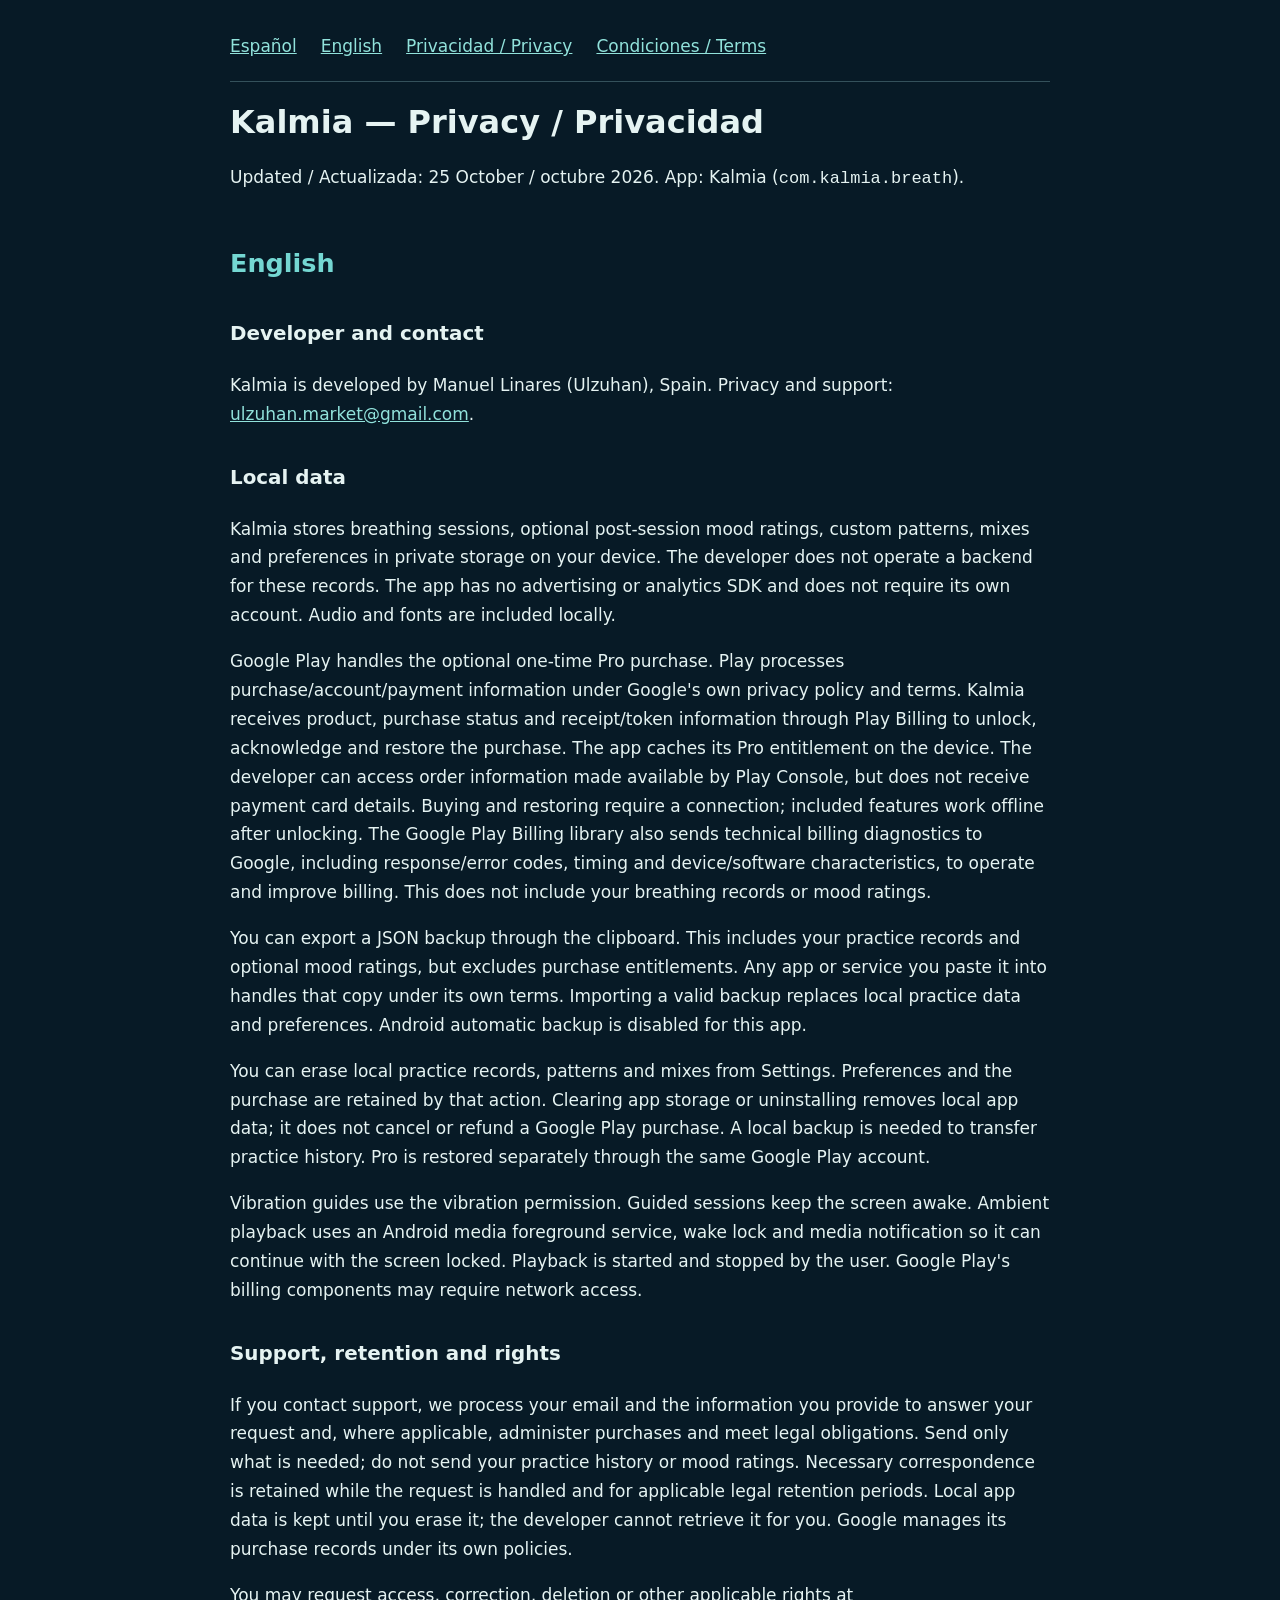
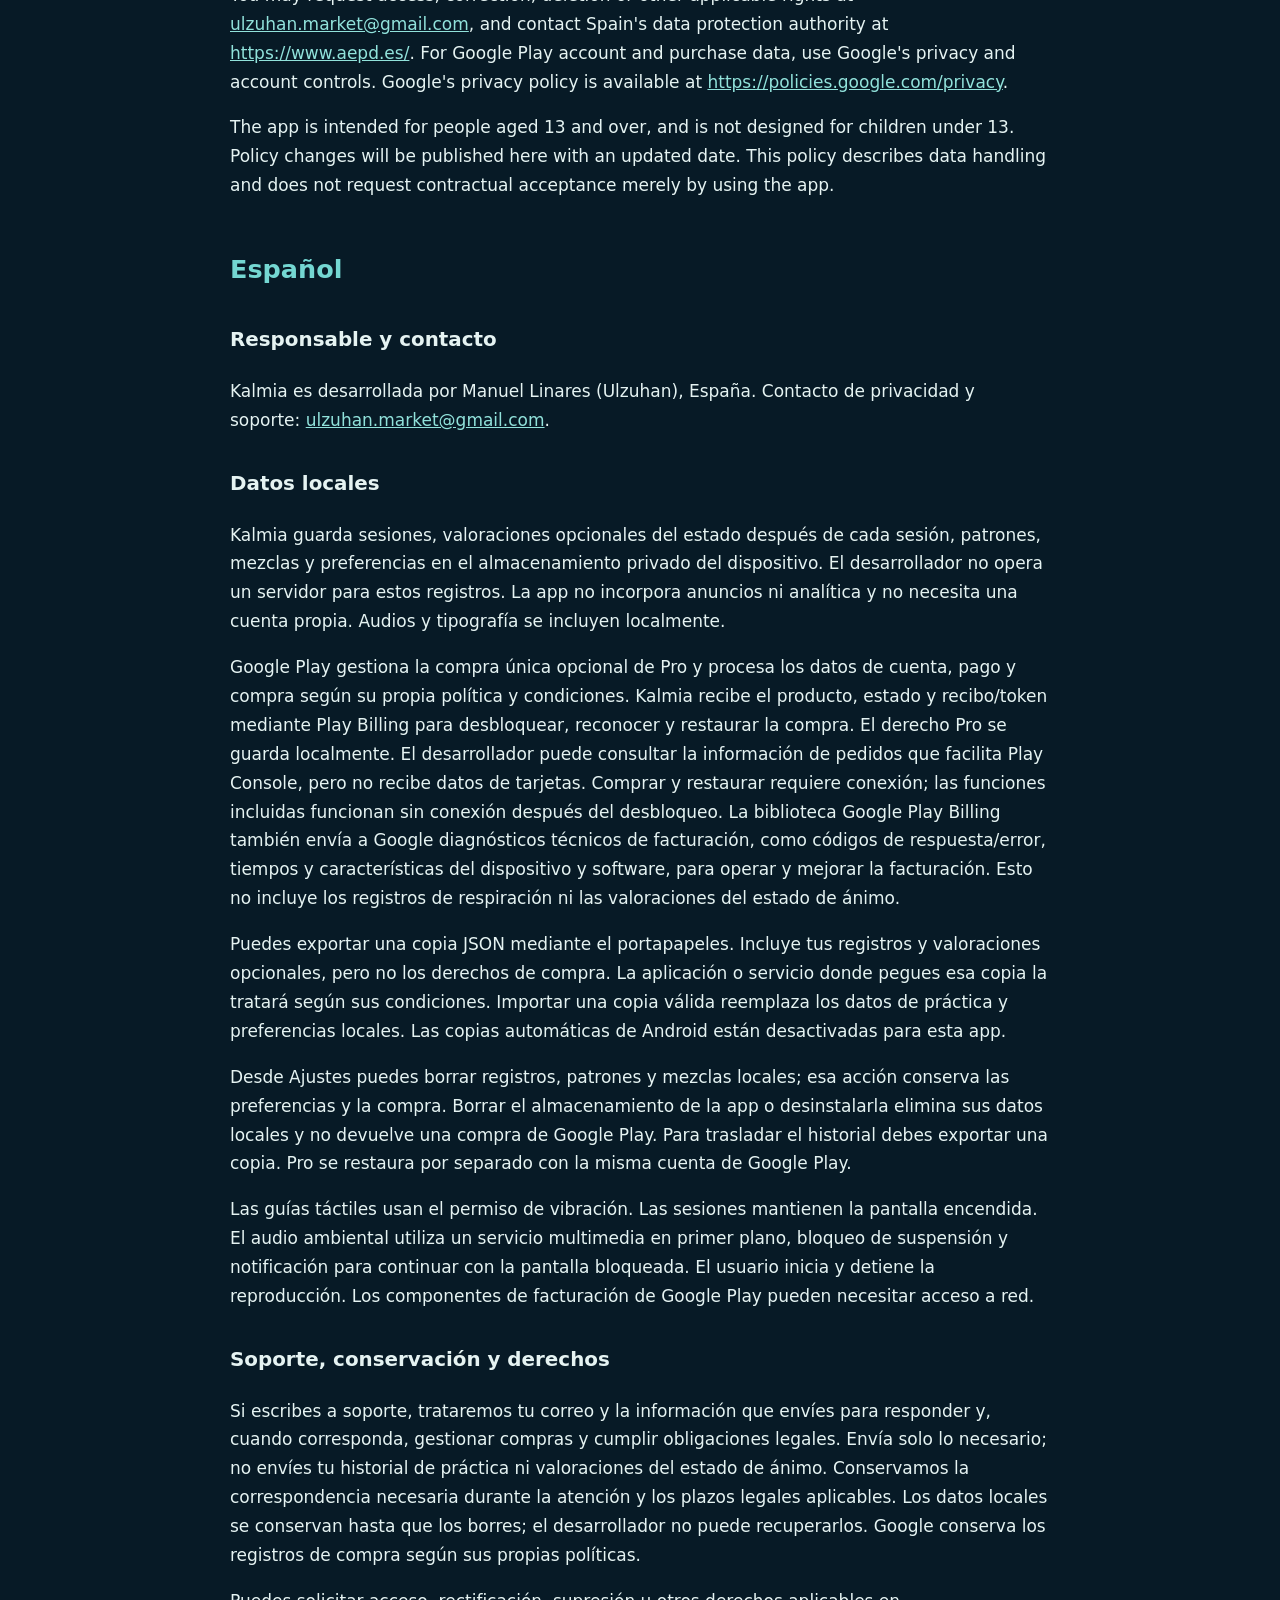
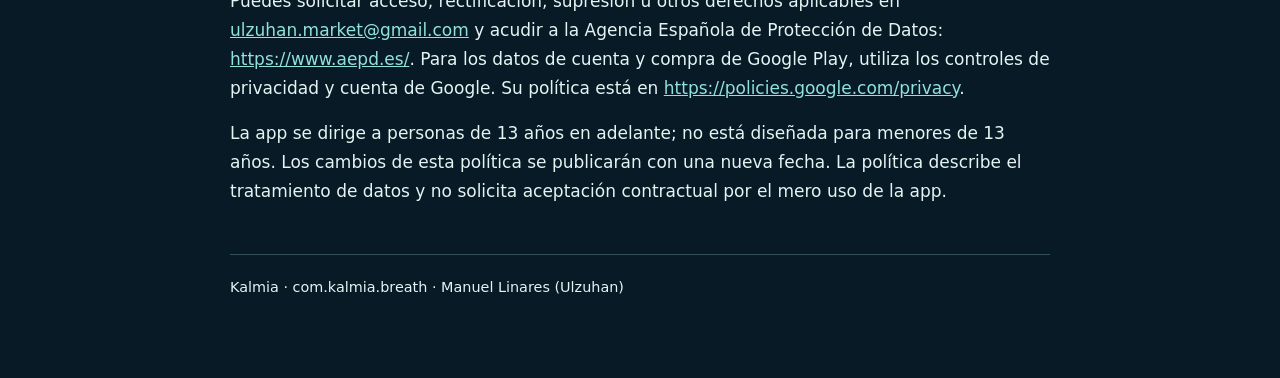
<file: kalmia/privacy.html>
<!doctype html>
<html lang="es"><head><meta charset="utf-8"><meta name="viewport" content="width=device-width, initial-scale=1"><title>Kalmia — Privacidad / Privacy</title><style>body{margin:0;background:#071a26;color:#e5f3f2;font:17px/1.7 system-ui,sans-serif}main{max-width:820px;margin:auto;padding:32px 22px 80px}h1{font-size:2rem;line-height:1.2}h2{margin-top:3rem;color:#74d7d2}h3{margin-top:2rem}a{color:#91e2db}p{overflow-wrap:anywhere}nav{display:flex;gap:24px;flex-wrap:wrap;border-bottom:1px solid #34515b;padding-bottom:20px}footer{margin-top:48px;border-top:1px solid #34515b;padding-top:20px;font-size:.9rem}</style></head><body><main><nav><a href="#es">Español</a><a href="#en">English</a><a href="privacy.html">Privacidad / Privacy</a><a href="terms.html">Condiciones / Terms</a></nav><h1>Kalmia — Privacy / Privacidad</h1>
<p>Updated / Actualizada: 25 October / octubre 2026. App: Kalmia (<code>com.kalmia.breath</code>).</p>
<h2 id="en" lang="en">English</h2>
<h3>Developer and contact</h3>
<p>Kalmia is developed by Manuel Linares (Ulzuhan), Spain. Privacy and support: <a href="mailto:ulzuhan.market@gmail.com">ulzuhan.market@gmail.com</a>.</p>
<h3>Local data</h3>
<p>Kalmia stores breathing sessions, optional post-session mood ratings, custom patterns, mixes and preferences in private storage on your device. The developer does not operate a backend for these records. The app has no advertising or analytics SDK and does not require its own account. Audio and fonts are included locally.</p>
<p>Google Play handles the optional one-time Pro purchase. Play processes purchase/account/payment information under Google&#x27;s own privacy policy and terms. Kalmia receives product, purchase status and receipt/token information through Play Billing to unlock, acknowledge and restore the purchase. The app caches its Pro entitlement on the device. The developer can access order information made available by Play Console, but does not receive payment card details. Buying and restoring require a connection; included features work offline after unlocking. The Google Play Billing library also sends technical billing diagnostics to Google, including response/error codes, timing and device/software characteristics, to operate and improve billing. This does not include your breathing records or mood ratings.</p>
<p>You can export a JSON backup through the clipboard. This includes your practice records and optional mood ratings, but excludes purchase entitlements. Any app or service you paste it into handles that copy under its own terms. Importing a valid backup replaces local practice data and preferences. Android automatic backup is disabled for this app.</p>
<p>You can erase local practice records, patterns and mixes from Settings. Preferences and the purchase are retained by that action. Clearing app storage or uninstalling removes local app data; it does not cancel or refund a Google Play purchase. A local backup is needed to transfer practice history. Pro is restored separately through the same Google Play account.</p>
<p>Vibration guides use the vibration permission. Guided sessions keep the screen awake. Ambient playback uses an Android media foreground service, wake lock and media notification so it can continue with the screen locked. Playback is started and stopped by the user. Google Play&#x27;s billing components may require network access.</p>
<h3>Support, retention and rights</h3>
<p>If you contact support, we process your email and the information you provide to answer your request and, where applicable, administer purchases and meet legal obligations. Send only what is needed; do not send your practice history or mood ratings. Necessary correspondence is retained while the request is handled and for applicable legal retention periods. Local app data is kept until you erase it; the developer cannot retrieve it for you. Google manages its purchase records under its own policies.</p>
<p>You may request access, correction, deletion or other applicable rights at <a href="mailto:ulzuhan.market@gmail.com">ulzuhan.market@gmail.com</a>, and contact Spain&#x27;s data protection authority at <a href="https://www.aepd.es/">https://www.aepd.es/</a>. For Google Play account and purchase data, use Google&#x27;s privacy and account controls. Google&#x27;s privacy policy is available at <a href="https://policies.google.com/privacy">https://policies.google.com/privacy</a>.</p>
<p>The app is intended for people aged 13 and over, and is not designed for children under 13. Policy changes will be published here with an updated date. This policy describes data handling and does not request contractual acceptance merely by using the app.</p>
<h2 id="es" lang="es">Español</h2>
<h3>Responsable y contacto</h3>
<p>Kalmia es desarrollada por Manuel Linares (Ulzuhan), España. Contacto de privacidad y soporte: <a href="mailto:ulzuhan.market@gmail.com">ulzuhan.market@gmail.com</a>.</p>
<h3>Datos locales</h3>
<p>Kalmia guarda sesiones, valoraciones opcionales del estado después de cada sesión, patrones, mezclas y preferencias en el almacenamiento privado del dispositivo. El desarrollador no opera un servidor para estos registros. La app no incorpora anuncios ni analítica y no necesita una cuenta propia. Audios y tipografía se incluyen localmente.</p>
<p>Google Play gestiona la compra única opcional de Pro y procesa los datos de cuenta, pago y compra según su propia política y condiciones. Kalmia recibe el producto, estado y recibo/token mediante Play Billing para desbloquear, reconocer y restaurar la compra. El derecho Pro se guarda localmente. El desarrollador puede consultar la información de pedidos que facilita Play Console, pero no recibe datos de tarjetas. Comprar y restaurar requiere conexión; las funciones incluidas funcionan sin conexión después del desbloqueo. La biblioteca Google Play Billing también envía a Google diagnósticos técnicos de facturación, como códigos de respuesta/error, tiempos y características del dispositivo y software, para operar y mejorar la facturación. Esto no incluye los registros de respiración ni las valoraciones del estado de ánimo.</p>
<p>Puedes exportar una copia JSON mediante el portapapeles. Incluye tus registros y valoraciones opcionales, pero no los derechos de compra. La aplicación o servicio donde pegues esa copia la tratará según sus condiciones. Importar una copia válida reemplaza los datos de práctica y preferencias locales. Las copias automáticas de Android están desactivadas para esta app.</p>
<p>Desde Ajustes puedes borrar registros, patrones y mezclas locales; esa acción conserva las preferencias y la compra. Borrar el almacenamiento de la app o desinstalarla elimina sus datos locales y no devuelve una compra de Google Play. Para trasladar el historial debes exportar una copia. Pro se restaura por separado con la misma cuenta de Google Play.</p>
<p>Las guías táctiles usan el permiso de vibración. Las sesiones mantienen la pantalla encendida. El audio ambiental utiliza un servicio multimedia en primer plano, bloqueo de suspensión y notificación para continuar con la pantalla bloqueada. El usuario inicia y detiene la reproducción. Los componentes de facturación de Google Play pueden necesitar acceso a red.</p>
<h3>Soporte, conservación y derechos</h3>
<p>Si escribes a soporte, trataremos tu correo y la información que envíes para responder y, cuando corresponda, gestionar compras y cumplir obligaciones legales. Envía solo lo necesario; no envíes tu historial de práctica ni valoraciones del estado de ánimo. Conservamos la correspondencia necesaria durante la atención y los plazos legales aplicables. Los datos locales se conservan hasta que los borres; el desarrollador no puede recuperarlos. Google conserva los registros de compra según sus propias políticas.</p>
<p>Puedes solicitar acceso, rectificación, supresión u otros derechos aplicables en <a href="mailto:ulzuhan.market@gmail.com">ulzuhan.market@gmail.com</a> y acudir a la Agencia Española de Protección de Datos: <a href="https://www.aepd.es/">https://www.aepd.es/</a>. Para los datos de cuenta y compra de Google Play, utiliza los controles de privacidad y cuenta de Google. Su política está en <a href="https://policies.google.com/privacy">https://policies.google.com/privacy</a>.</p>
<p>La app se dirige a personas de 13 años en adelante; no está diseñada para menores de 13 años. Los cambios de esta política se publicarán con una nueva fecha. La política describe el tratamiento de datos y no solicita aceptación contractual por el mero uso de la app.</p><footer>Kalmia · com.kalmia.breath · Manuel Linares (Ulzuhan)</footer></main></body></html>
</file>
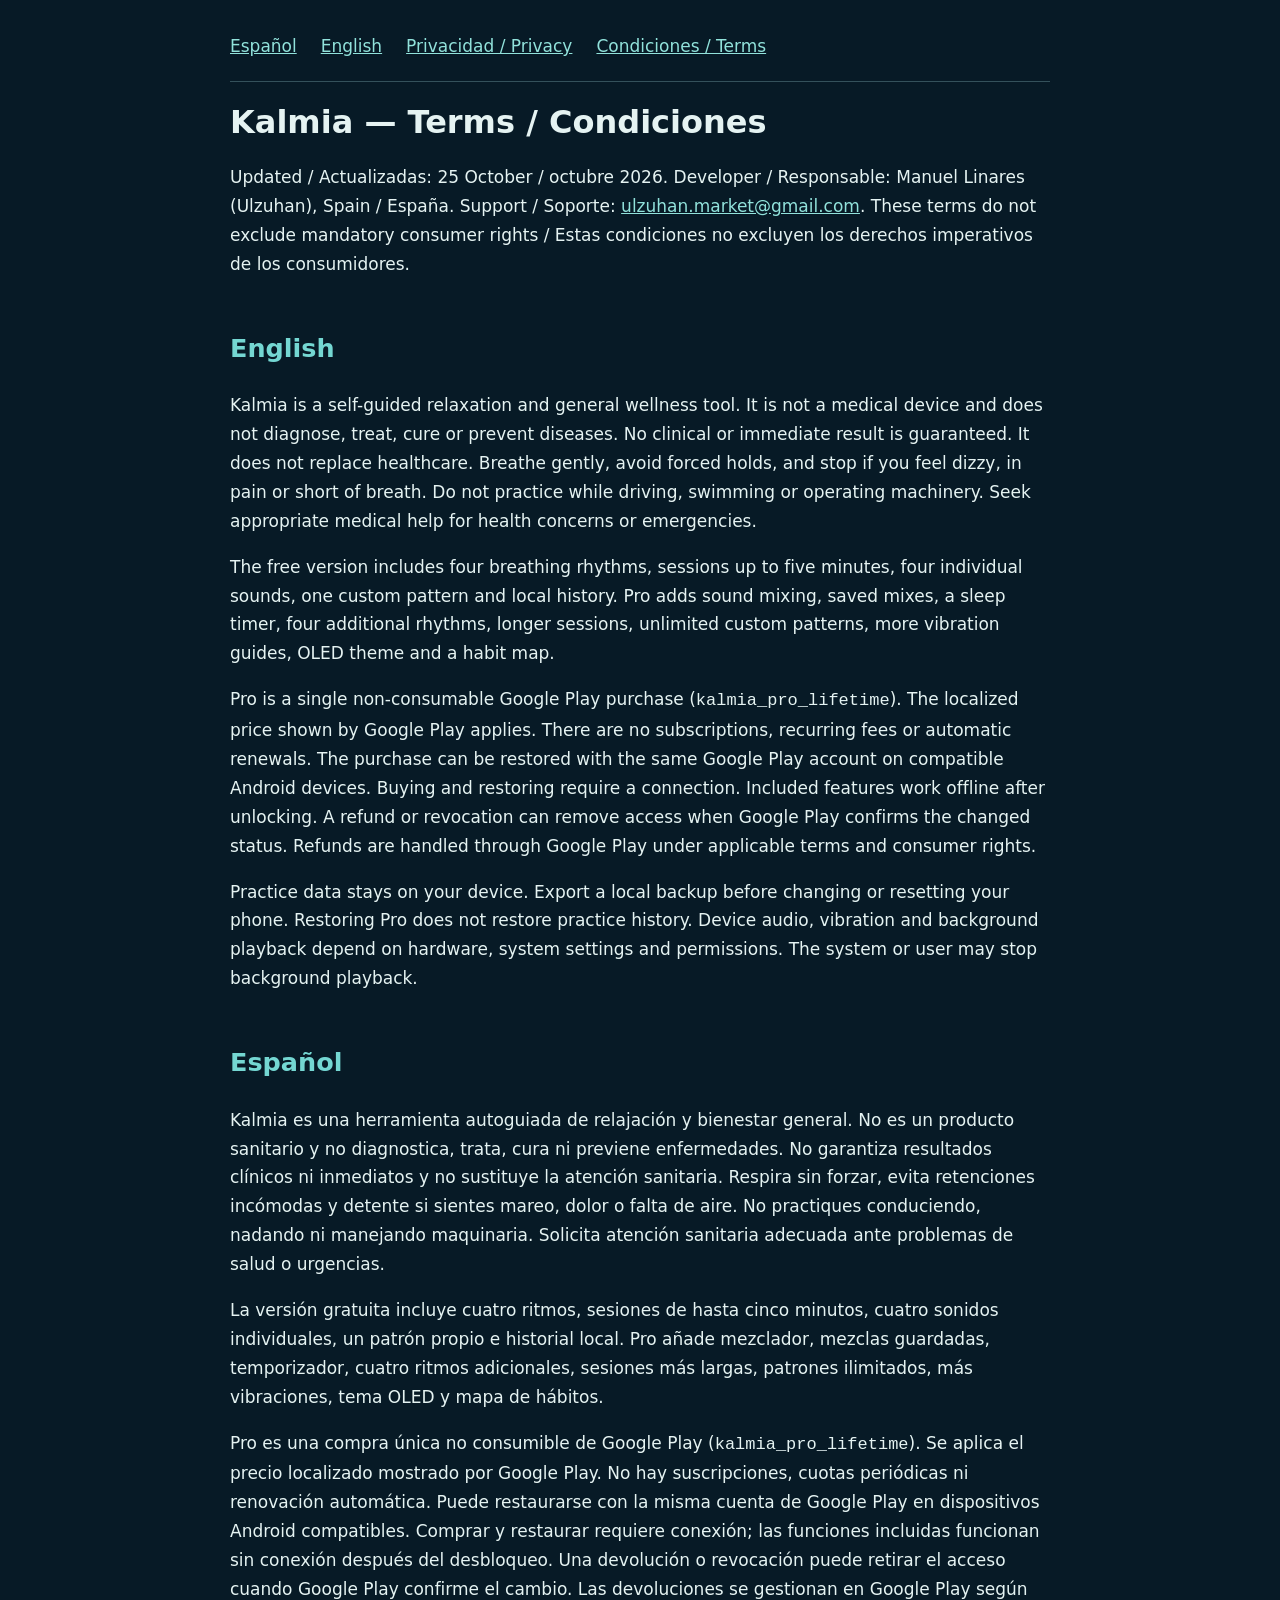
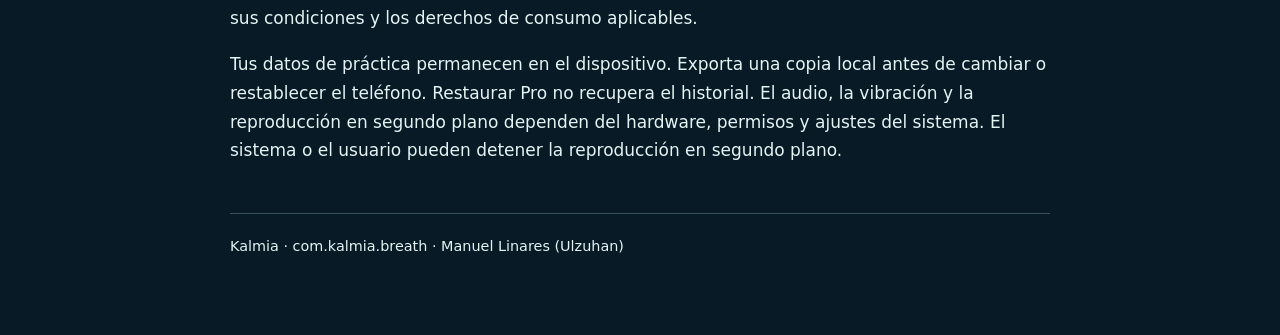
<file: kalmia/terms.html>
<!doctype html>
<html lang="es"><head><meta charset="utf-8"><meta name="viewport" content="width=device-width, initial-scale=1"><title>Kalmia — Condiciones / Terms</title><style>body{margin:0;background:#071a26;color:#e5f3f2;font:17px/1.7 system-ui,sans-serif}main{max-width:820px;margin:auto;padding:32px 22px 80px}h1{font-size:2rem;line-height:1.2}h2{margin-top:3rem;color:#74d7d2}h3{margin-top:2rem}a{color:#91e2db}p{overflow-wrap:anywhere}nav{display:flex;gap:24px;flex-wrap:wrap;border-bottom:1px solid #34515b;padding-bottom:20px}footer{margin-top:48px;border-top:1px solid #34515b;padding-top:20px;font-size:.9rem}</style></head><body><main><nav><a href="#es">Español</a><a href="#en">English</a><a href="privacy.html">Privacidad / Privacy</a><a href="terms.html">Condiciones / Terms</a></nav><h1>Kalmia — Terms / Condiciones</h1>
<p>Updated / Actualizadas: 25 October / octubre 2026. Developer / Responsable: Manuel Linares (Ulzuhan), Spain / España. Support / Soporte: <a href="mailto:ulzuhan.market@gmail.com">ulzuhan.market@gmail.com</a>. These terms do not exclude mandatory consumer rights / Estas condiciones no excluyen los derechos imperativos de los consumidores.</p>
<h2 id="en" lang="en">English</h2>
<p>Kalmia is a self-guided relaxation and general wellness tool. It is not a medical device and does not diagnose, treat, cure or prevent diseases. No clinical or immediate result is guaranteed. It does not replace healthcare. Breathe gently, avoid forced holds, and stop if you feel dizzy, in pain or short of breath. Do not practice while driving, swimming or operating machinery. Seek appropriate medical help for health concerns or emergencies.</p>
<p>The free version includes four breathing rhythms, sessions up to five minutes, four individual sounds, one custom pattern and local history. Pro adds sound mixing, saved mixes, a sleep timer, four additional rhythms, longer sessions, unlimited custom patterns, more vibration guides, OLED theme and a habit map.</p>
<p>Pro is a single non-consumable Google Play purchase (<code>kalmia_pro_lifetime</code>). The localized price shown by Google Play applies. There are no subscriptions, recurring fees or automatic renewals. The purchase can be restored with the same Google Play account on compatible Android devices. Buying and restoring require a connection. Included features work offline after unlocking. A refund or revocation can remove access when Google Play confirms the changed status. Refunds are handled through Google Play under applicable terms and consumer rights.</p>
<p>Practice data stays on your device. Export a local backup before changing or resetting your phone. Restoring Pro does not restore practice history. Device audio, vibration and background playback depend on hardware, system settings and permissions. The system or user may stop background playback.</p>
<h2 id="es" lang="es">Español</h2>
<p>Kalmia es una herramienta autoguiada de relajación y bienestar general. No es un producto sanitario y no diagnostica, trata, cura ni previene enfermedades. No garantiza resultados clínicos ni inmediatos y no sustituye la atención sanitaria. Respira sin forzar, evita retenciones incómodas y detente si sientes mareo, dolor o falta de aire. No practiques conduciendo, nadando ni manejando maquinaria. Solicita atención sanitaria adecuada ante problemas de salud o urgencias.</p>
<p>La versión gratuita incluye cuatro ritmos, sesiones de hasta cinco minutos, cuatro sonidos individuales, un patrón propio e historial local. Pro añade mezclador, mezclas guardadas, temporizador, cuatro ritmos adicionales, sesiones más largas, patrones ilimitados, más vibraciones, tema OLED y mapa de hábitos.</p>
<p>Pro es una compra única no consumible de Google Play (<code>kalmia_pro_lifetime</code>). Se aplica el precio localizado mostrado por Google Play. No hay suscripciones, cuotas periódicas ni renovación automática. Puede restaurarse con la misma cuenta de Google Play en dispositivos Android compatibles. Comprar y restaurar requiere conexión; las funciones incluidas funcionan sin conexión después del desbloqueo. Una devolución o revocación puede retirar el acceso cuando Google Play confirme el cambio. Las devoluciones se gestionan en Google Play según sus condiciones y los derechos de consumo aplicables.</p>
<p>Tus datos de práctica permanecen en el dispositivo. Exporta una copia local antes de cambiar o restablecer el teléfono. Restaurar Pro no recupera el historial. El audio, la vibración y la reproducción en segundo plano dependen del hardware, permisos y ajustes del sistema. El sistema o el usuario pueden detener la reproducción en segundo plano.</p><footer>Kalmia · com.kalmia.breath · Manuel Linares (Ulzuhan)</footer></main></body></html>
</file>
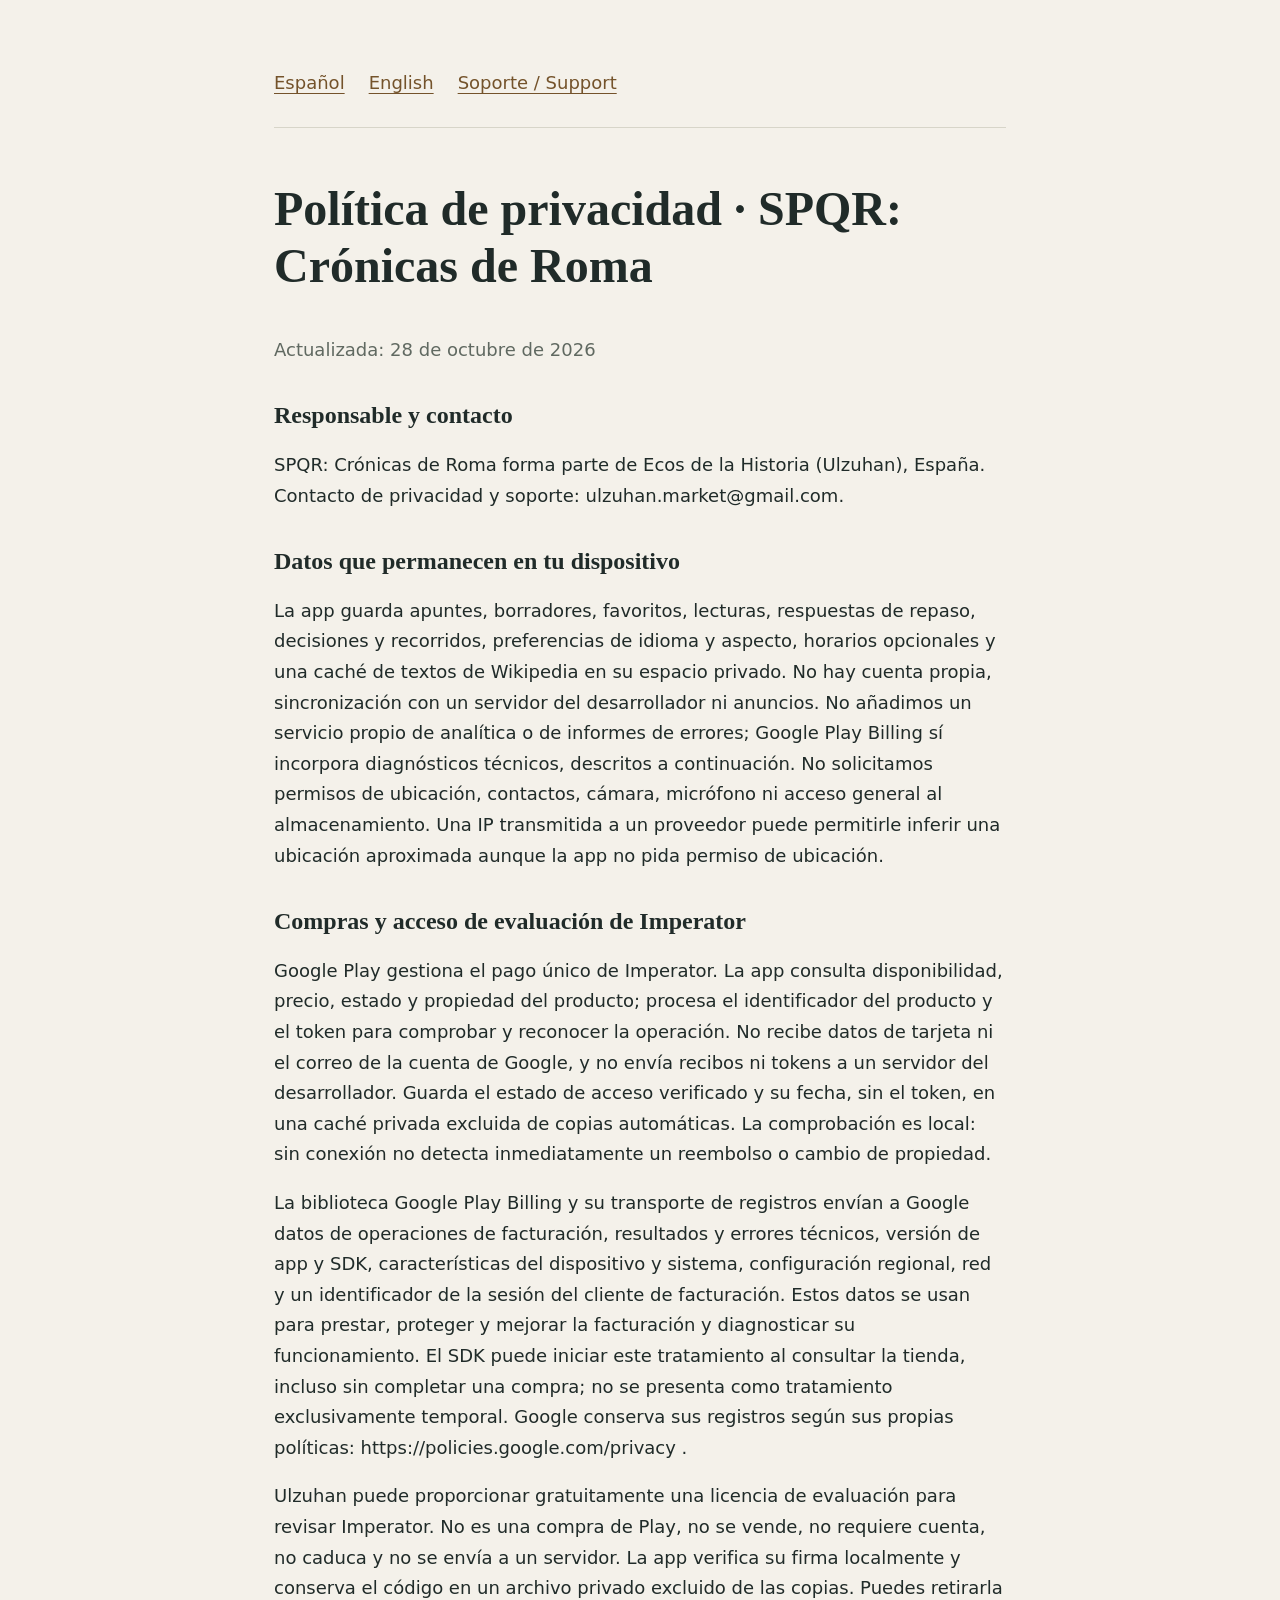
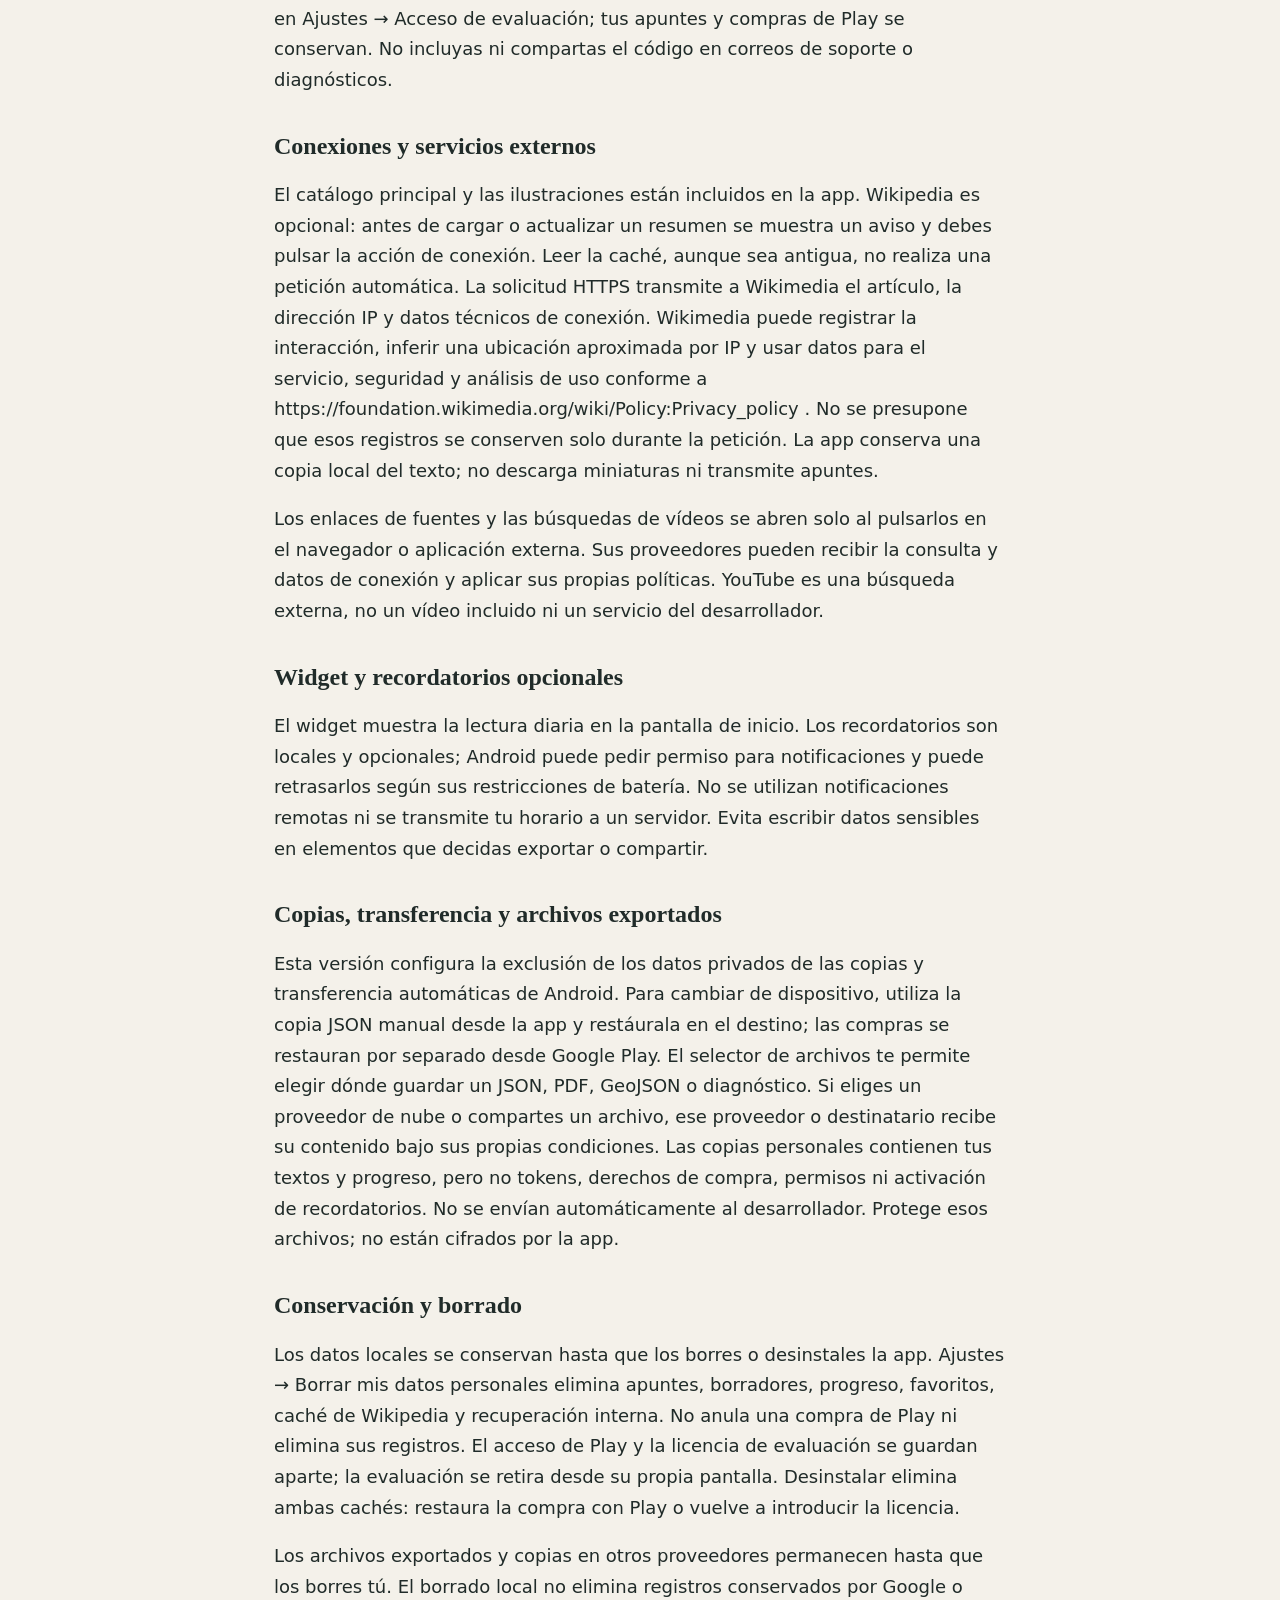
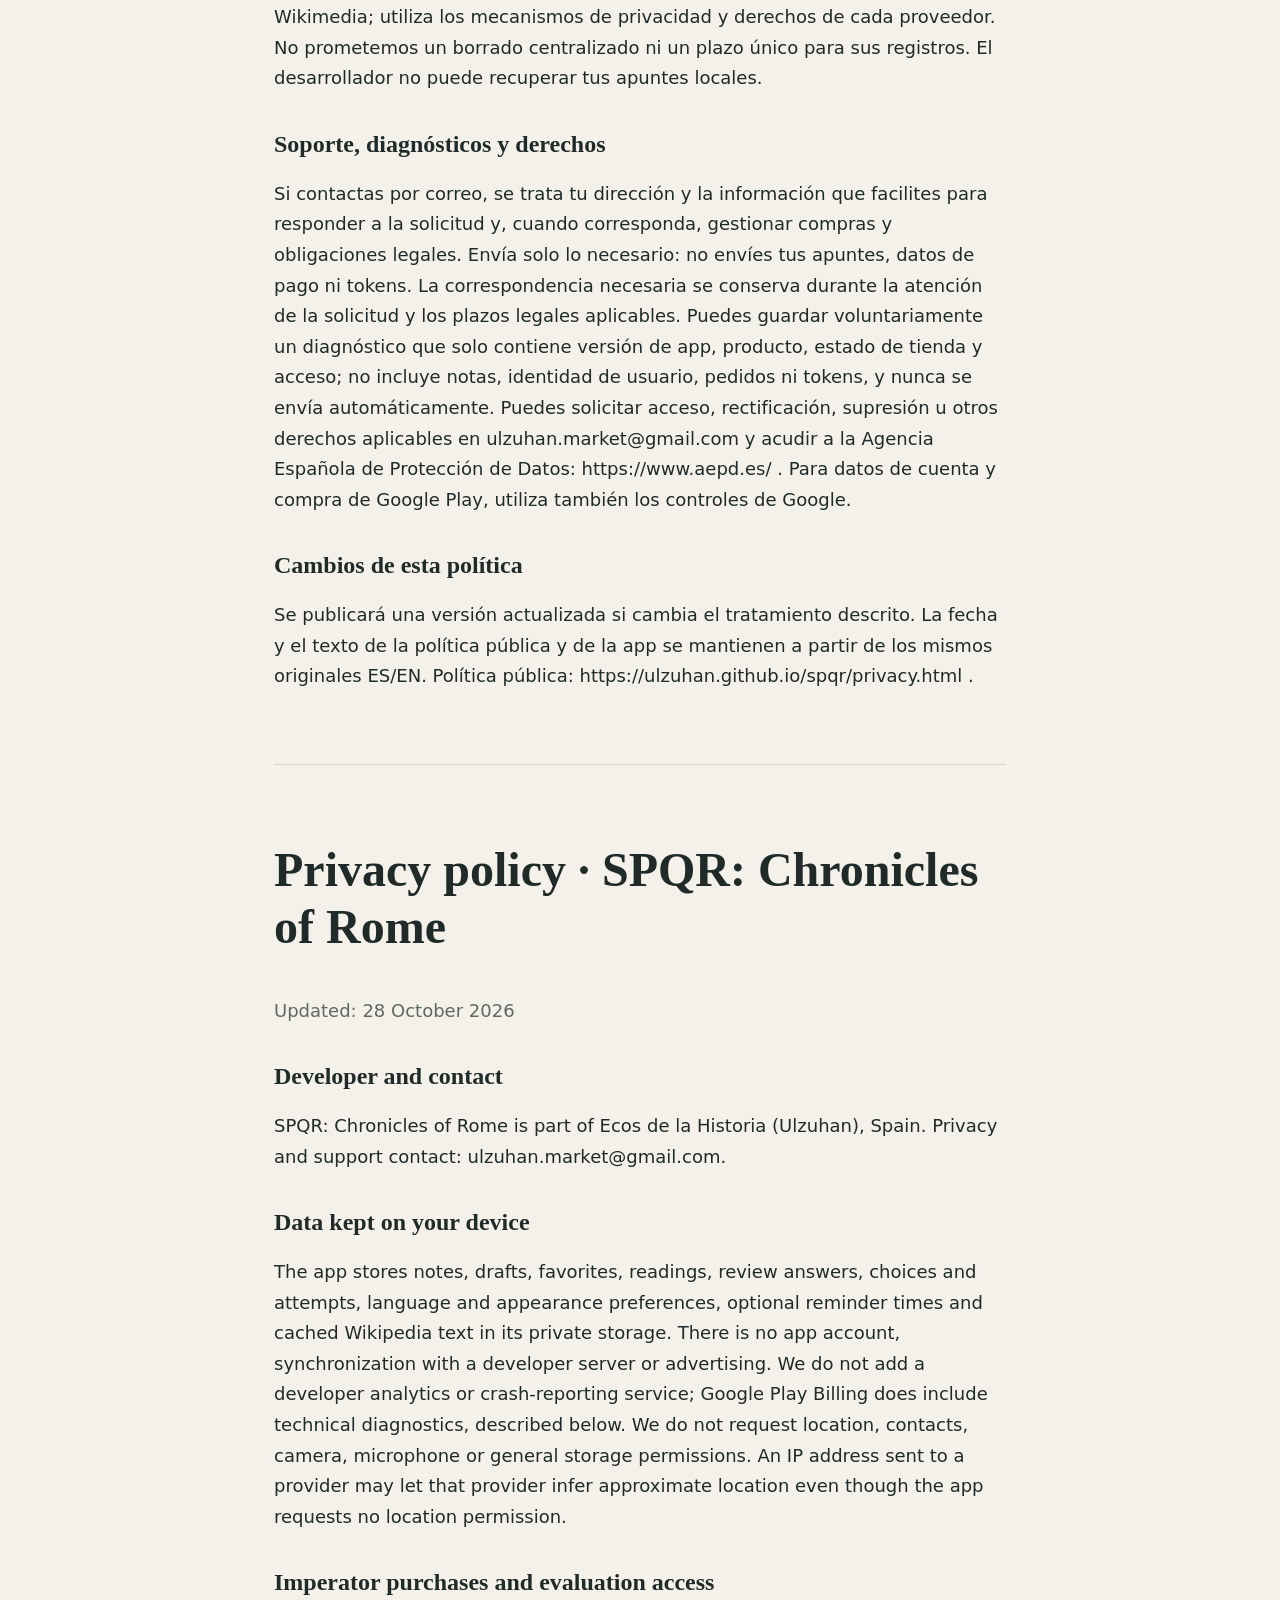
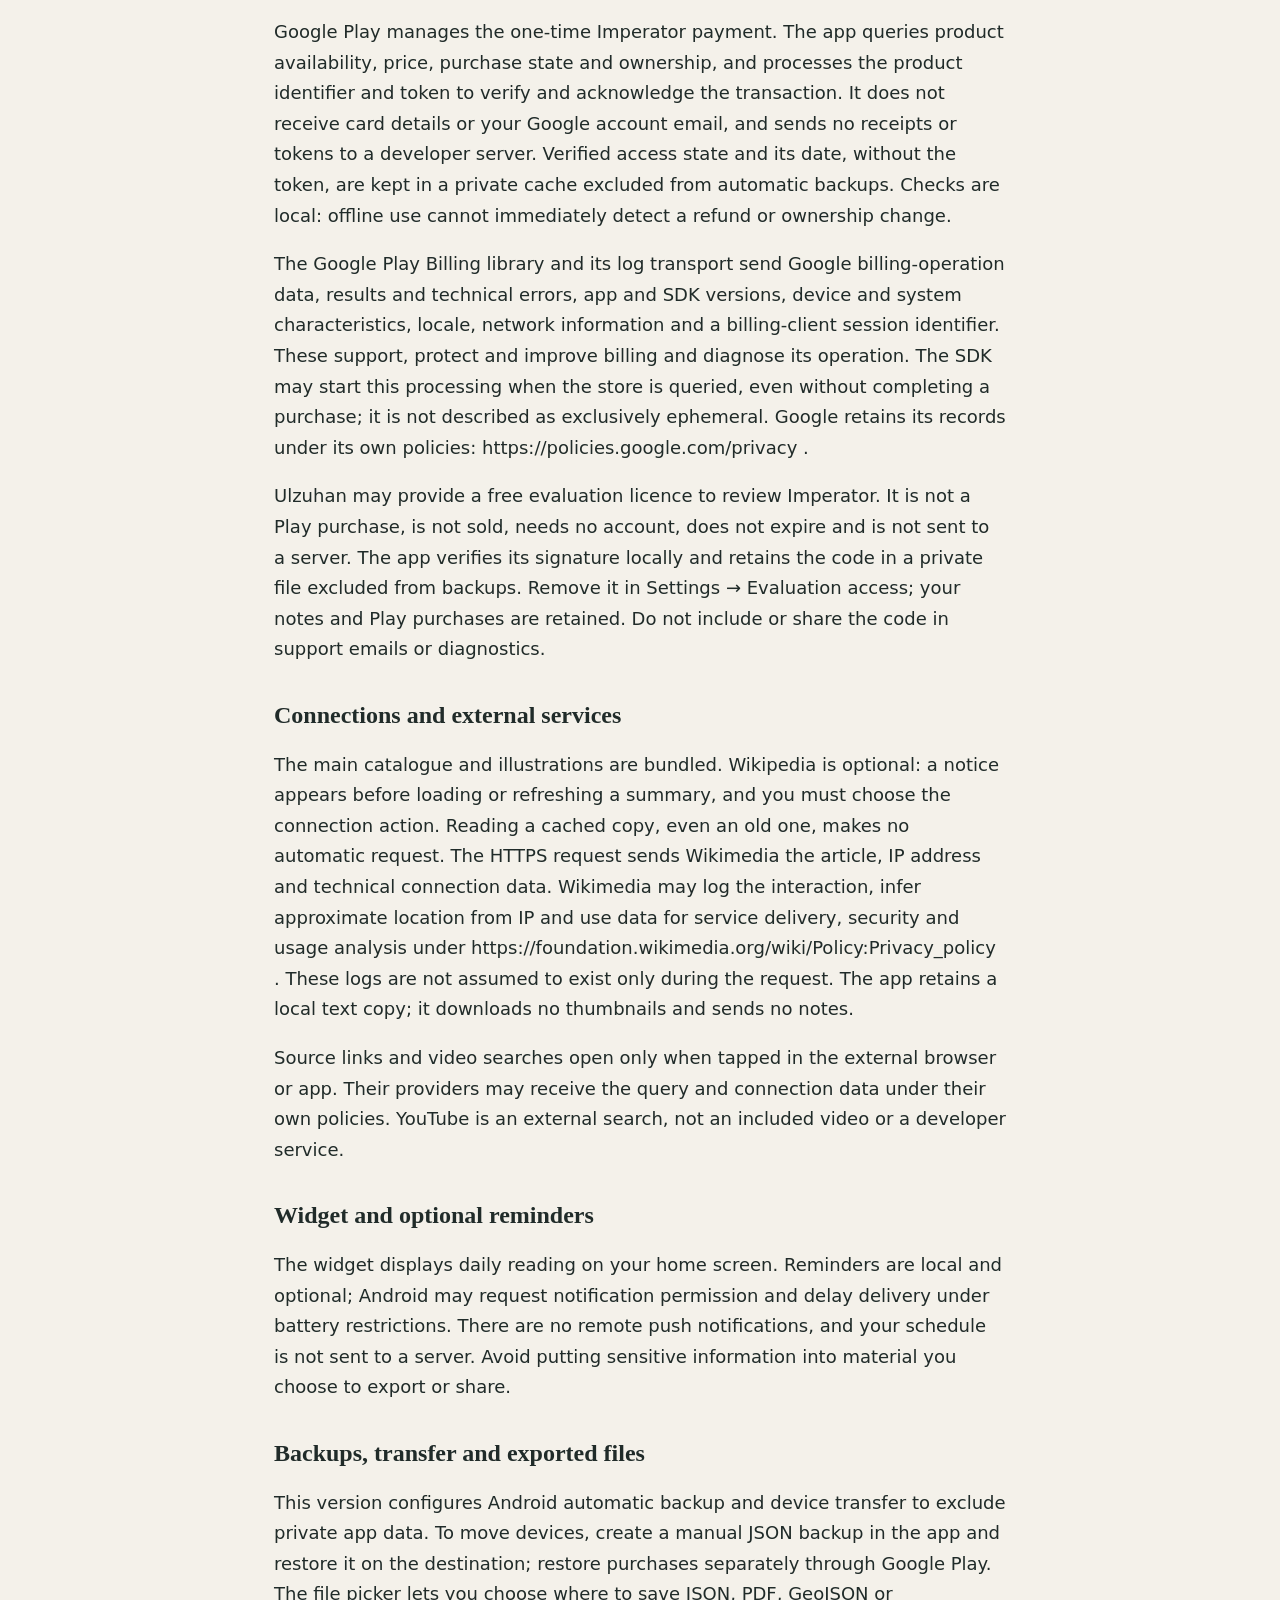
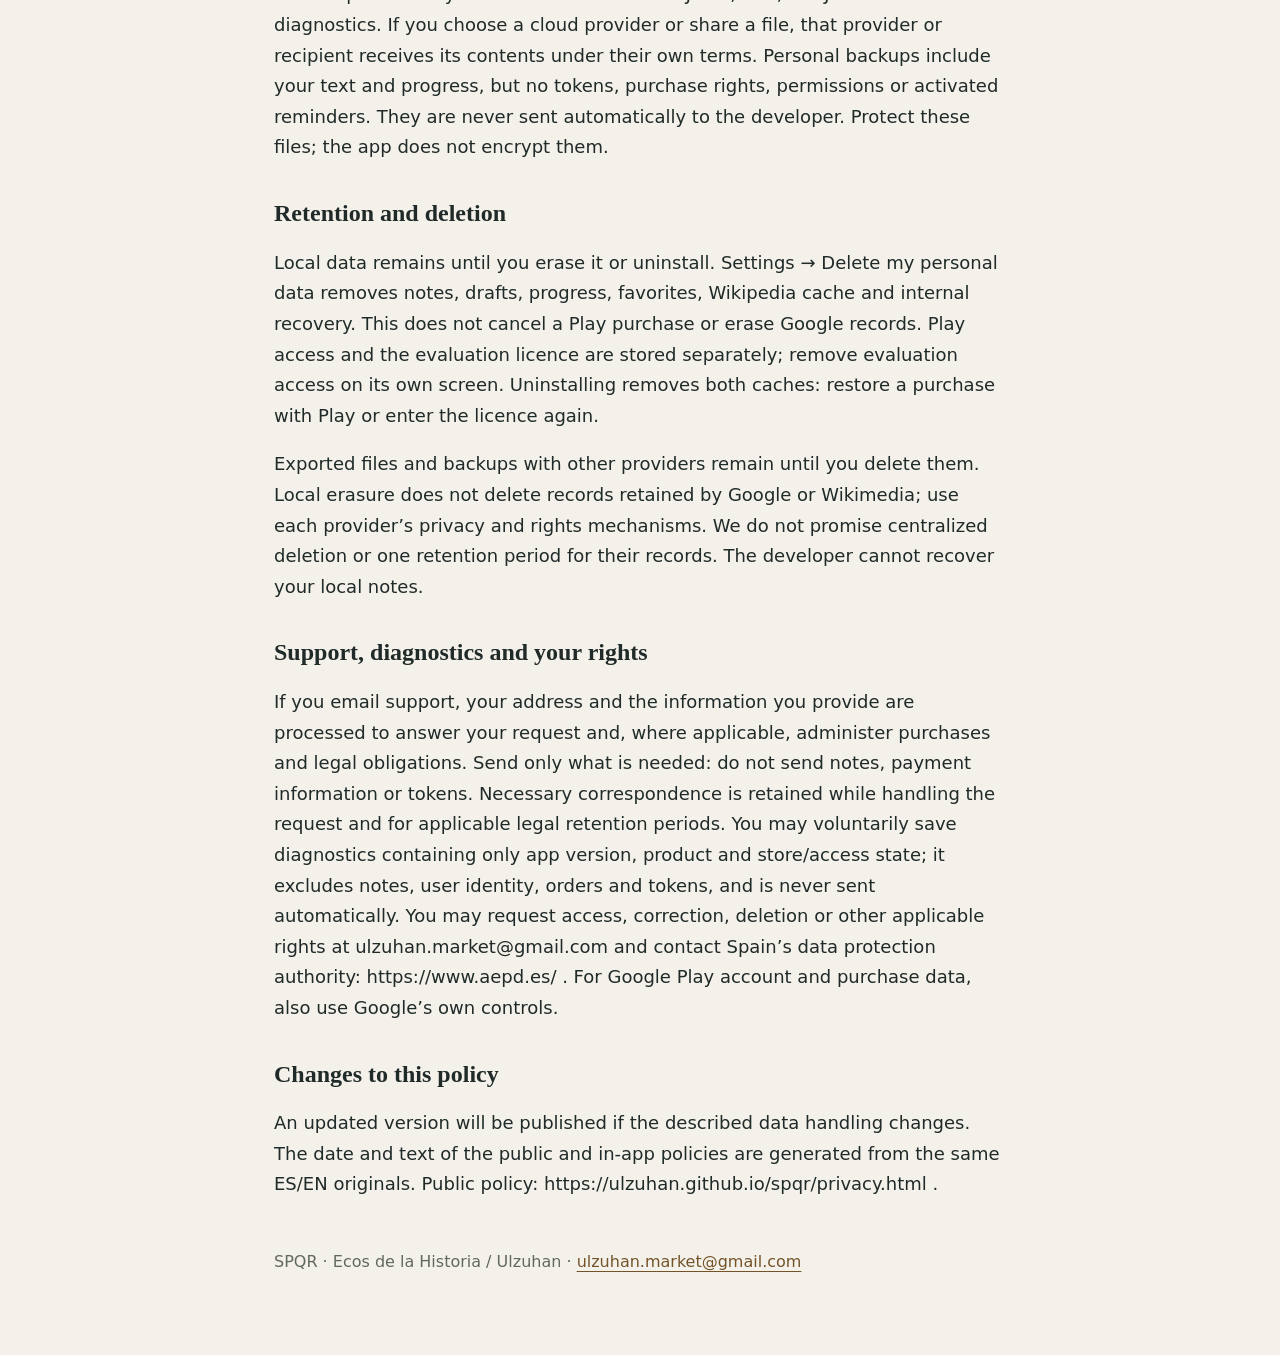
<file: spqr/privacy.html>
<!doctype html>
<html lang="es"><head><meta charset="utf-8"><meta name="viewport" content="width=device-width,initial-scale=1">
<title>SPQR · Política de privacidad / Privacy policy</title>
<meta name="description" content="SPQR: Crónicas de Roma — privacidad y soporte / privacy and support">
<style>
:root{color-scheme:light dark;--bg:#f4f1ea;--ink:#202b29;--muted:#606961;--accent:#74532b;--line:#d7d5c9}
@media(prefers-color-scheme:dark){:root{--bg:#141d1d;--ink:#f1ede1;--muted:#b3bcaf;--accent:#e1c58f;--line:#3c4943}}
*{box-sizing:border-box}body{margin:0;background:var(--bg);color:var(--ink);font:18px/1.7 system-ui,sans-serif}
main{max-width:780px;margin:auto;padding:40px 24px 80px}nav{display:flex;flex-wrap:wrap;gap:24px;padding:16px 0;border-bottom:1px solid var(--line)}
a{color:var(--accent);text-underline-offset:4px;padding:12px 0}a:focus-visible{outline:3px solid var(--accent);outline-offset:5px}
h1,h2{font-family:Georgia,serif;line-height:1.2;overflow-wrap:anywhere}h1{font-size:clamp(2rem,5vw,3rem);margin-top:52px}h2{font-size:1.5rem;margin-top:36px}
p{overflow-wrap:anywhere}.date,footer{color:var(--muted)}section+section{margin-top:72px;padding-top:24px;border-top:1px solid var(--line)}footer{margin-top:48px;font-size:16px}
</style></head><body><main><nav aria-label="Idioma / Language"><a href="#es" lang="es">Español</a><a href="#en" lang="en">English</a><a href="mailto:ulzuhan.market@gmail.com">Soporte / Support</a></nav>
<section id="es" lang="es"><h1>Política de privacidad · SPQR: Crónicas de Roma</h1><p class="date">Actualizada: 28 de octubre de 2026</p><h2>Responsable y contacto</h2><p>SPQR: Crónicas de Roma forma parte de Ecos de la Historia (Ulzuhan), España. Contacto de privacidad y soporte: ulzuhan.market@gmail.com.</p><h2>Datos que permanecen en tu dispositivo</h2><p>La app guarda apuntes, borradores, favoritos, lecturas, respuestas de repaso, decisiones y recorridos, preferencias de idioma y aspecto, horarios opcionales y una caché de textos de Wikipedia en su espacio privado. No hay cuenta propia, sincronización con un servidor del desarrollador ni anuncios. No añadimos un servicio propio de analítica o de informes de errores; Google Play Billing sí incorpora diagnósticos técnicos, descritos a continuación. No solicitamos permisos de ubicación, contactos, cámara, micrófono ni acceso general al almacenamiento. Una IP transmitida a un proveedor puede permitirle inferir una ubicación aproximada aunque la app no pida permiso de ubicación.</p><h2>Compras y acceso de evaluación de Imperator</h2><p>Google Play gestiona el pago único de Imperator. La app consulta disponibilidad, precio, estado y propiedad del producto; procesa el identificador del producto y el token para comprobar y reconocer la operación. No recibe datos de tarjeta ni el correo de la cuenta de Google, y no envía recibos ni tokens a un servidor del desarrollador. Guarda el estado de acceso verificado y su fecha, sin el token, en una caché privada excluida de copias automáticas. La comprobación es local: sin conexión no detecta inmediatamente un reembolso o cambio de propiedad.</p><p>La biblioteca Google Play Billing y su transporte de registros envían a Google datos de operaciones de facturación, resultados y errores técnicos, versión de app y SDK, características del dispositivo y sistema, configuración regional, red y un identificador de la sesión del cliente de facturación. Estos datos se usan para prestar, proteger y mejorar la facturación y diagnosticar su funcionamiento. El SDK puede iniciar este tratamiento al consultar la tienda, incluso sin completar una compra; no se presenta como tratamiento exclusivamente temporal. Google conserva sus registros según sus propias políticas: https://policies.google.com/privacy .</p><p>Ulzuhan puede proporcionar gratuitamente una licencia de evaluación para revisar Imperator. No es una compra de Play, no se vende, no requiere cuenta, no caduca y no se envía a un servidor. La app verifica su firma localmente y conserva el código en un archivo privado excluido de las copias. Puedes retirarla en Ajustes → Acceso de evaluación; tus apuntes y compras de Play se conservan. No incluyas ni compartas el código en correos de soporte o diagnósticos.</p><h2>Conexiones y servicios externos</h2><p>El catálogo principal y las ilustraciones están incluidos en la app. Wikipedia es opcional: antes de cargar o actualizar un resumen se muestra un aviso y debes pulsar la acción de conexión. Leer la caché, aunque sea antigua, no realiza una petición automática. La solicitud HTTPS transmite a Wikimedia el artículo, la dirección IP y datos técnicos de conexión. Wikimedia puede registrar la interacción, inferir una ubicación aproximada por IP y usar datos para el servicio, seguridad y análisis de uso conforme a https://foundation.wikimedia.org/wiki/Policy:Privacy_policy . No se presupone que esos registros se conserven solo durante la petición. La app conserva una copia local del texto; no descarga miniaturas ni transmite apuntes.</p><p>Los enlaces de fuentes y las búsquedas de vídeos se abren solo al pulsarlos en el navegador o aplicación externa. Sus proveedores pueden recibir la consulta y datos de conexión y aplicar sus propias políticas. YouTube es una búsqueda externa, no un vídeo incluido ni un servicio del desarrollador.</p><h2>Widget y recordatorios opcionales</h2><p>El widget muestra la lectura diaria en la pantalla de inicio. Los recordatorios son locales y opcionales; Android puede pedir permiso para notificaciones y puede retrasarlos según sus restricciones de batería. No se utilizan notificaciones remotas ni se transmite tu horario a un servidor. Evita escribir datos sensibles en elementos que decidas exportar o compartir.</p><h2>Copias, transferencia y archivos exportados</h2><p>Esta versión configura la exclusión de los datos privados de las copias y transferencia automáticas de Android. Para cambiar de dispositivo, utiliza la copia JSON manual desde la app y restáurala en el destino; las compras se restauran por separado desde Google Play. El selector de archivos te permite elegir dónde guardar un JSON, PDF, GeoJSON o diagnóstico. Si eliges un proveedor de nube o compartes un archivo, ese proveedor o destinatario recibe su contenido bajo sus propias condiciones. Las copias personales contienen tus textos y progreso, pero no tokens, derechos de compra, permisos ni activación de recordatorios. No se envían automáticamente al desarrollador. Protege esos archivos; no están cifrados por la app.</p><h2>Conservación y borrado</h2><p>Los datos locales se conservan hasta que los borres o desinstales la app. Ajustes → Borrar mis datos personales elimina apuntes, borradores, progreso, favoritos, caché de Wikipedia y recuperación interna. No anula una compra de Play ni elimina sus registros. El acceso de Play y la licencia de evaluación se guardan aparte; la evaluación se retira desde su propia pantalla. Desinstalar elimina ambas cachés: restaura la compra con Play o vuelve a introducir la licencia.</p><p>Los archivos exportados y copias en otros proveedores permanecen hasta que los borres tú. El borrado local no elimina registros conservados por Google o Wikimedia; utiliza los mecanismos de privacidad y derechos de cada proveedor. No prometemos un borrado centralizado ni un plazo único para sus registros. El desarrollador no puede recuperar tus apuntes locales.</p><h2>Soporte, diagnósticos y derechos</h2><p>Si contactas por correo, se trata tu dirección y la información que facilites para responder a la solicitud y, cuando corresponda, gestionar compras y obligaciones legales. Envía solo lo necesario: no envíes tus apuntes, datos de pago ni tokens. La correspondencia necesaria se conserva durante la atención de la solicitud y los plazos legales aplicables. Puedes guardar voluntariamente un diagnóstico que solo contiene versión de app, producto, estado de tienda y acceso; no incluye notas, identidad de usuario, pedidos ni tokens, y nunca se envía automáticamente. Puedes solicitar acceso, rectificación, supresión u otros derechos aplicables en ulzuhan.market@gmail.com y acudir a la Agencia Española de Protección de Datos: https://www.aepd.es/ . Para datos de cuenta y compra de Google Play, utiliza también los controles de Google.</p><h2>Cambios de esta política</h2><p>Se publicará una versión actualizada si cambia el tratamiento descrito. La fecha y el texto de la política pública y de la app se mantienen a partir de los mismos originales ES/EN. Política pública: https://ulzuhan.github.io/spqr/privacy.html .</p></section><section id="en" lang="en"><h1>Privacy policy · SPQR: Chronicles of Rome</h1><p class="date">Updated: 28 October 2026</p><h2>Developer and contact</h2><p>SPQR: Chronicles of Rome is part of Ecos de la Historia (Ulzuhan), Spain. Privacy and support contact: ulzuhan.market@gmail.com.</p><h2>Data kept on your device</h2><p>The app stores notes, drafts, favorites, readings, review answers, choices and attempts, language and appearance preferences, optional reminder times and cached Wikipedia text in its private storage. There is no app account, synchronization with a developer server or advertising. We do not add a developer analytics or crash-reporting service; Google Play Billing does include technical diagnostics, described below. We do not request location, contacts, camera, microphone or general storage permissions. An IP address sent to a provider may let that provider infer approximate location even though the app requests no location permission.</p><h2>Imperator purchases and evaluation access</h2><p>Google Play manages the one-time Imperator payment. The app queries product availability, price, purchase state and ownership, and processes the product identifier and token to verify and acknowledge the transaction. It does not receive card details or your Google account email, and sends no receipts or tokens to a developer server. Verified access state and its date, without the token, are kept in a private cache excluded from automatic backups. Checks are local: offline use cannot immediately detect a refund or ownership change.</p><p>The Google Play Billing library and its log transport send Google billing-operation data, results and technical errors, app and SDK versions, device and system characteristics, locale, network information and a billing-client session identifier. These support, protect and improve billing and diagnose its operation. The SDK may start this processing when the store is queried, even without completing a purchase; it is not described as exclusively ephemeral. Google retains its records under its own policies: https://policies.google.com/privacy .</p><p>Ulzuhan may provide a free evaluation licence to review Imperator. It is not a Play purchase, is not sold, needs no account, does not expire and is not sent to a server. The app verifies its signature locally and retains the code in a private file excluded from backups. Remove it in Settings → Evaluation access; your notes and Play purchases are retained. Do not include or share the code in support emails or diagnostics.</p><h2>Connections and external services</h2><p>The main catalogue and illustrations are bundled. Wikipedia is optional: a notice appears before loading or refreshing a summary, and you must choose the connection action. Reading a cached copy, even an old one, makes no automatic request. The HTTPS request sends Wikimedia the article, IP address and technical connection data. Wikimedia may log the interaction, infer approximate location from IP and use data for service delivery, security and usage analysis under https://foundation.wikimedia.org/wiki/Policy:Privacy_policy . These logs are not assumed to exist only during the request. The app retains a local text copy; it downloads no thumbnails and sends no notes.</p><p>Source links and video searches open only when tapped in the external browser or app. Their providers may receive the query and connection data under their own policies. YouTube is an external search, not an included video or a developer service.</p><h2>Widget and optional reminders</h2><p>The widget displays daily reading on your home screen. Reminders are local and optional; Android may request notification permission and delay delivery under battery restrictions. There are no remote push notifications, and your schedule is not sent to a server. Avoid putting sensitive information into material you choose to export or share.</p><h2>Backups, transfer and exported files</h2><p>This version configures Android automatic backup and device transfer to exclude private app data. To move devices, create a manual JSON backup in the app and restore it on the destination; restore purchases separately through Google Play. The file picker lets you choose where to save JSON, PDF, GeoJSON or diagnostics. If you choose a cloud provider or share a file, that provider or recipient receives its contents under their own terms. Personal backups include your text and progress, but no tokens, purchase rights, permissions or activated reminders. They are never sent automatically to the developer. Protect these files; the app does not encrypt them.</p><h2>Retention and deletion</h2><p>Local data remains until you erase it or uninstall. Settings → Delete my personal data removes notes, drafts, progress, favorites, Wikipedia cache and internal recovery. This does not cancel a Play purchase or erase Google records. Play access and the evaluation licence are stored separately; remove evaluation access on its own screen. Uninstalling removes both caches: restore a purchase with Play or enter the licence again.</p><p>Exported files and backups with other providers remain until you delete them. Local erasure does not delete records retained by Google or Wikimedia; use each provider’s privacy and rights mechanisms. We do not promise centralized deletion or one retention period for their records. The developer cannot recover your local notes.</p><h2>Support, diagnostics and your rights</h2><p>If you email support, your address and the information you provide are processed to answer your request and, where applicable, administer purchases and legal obligations. Send only what is needed: do not send notes, payment information or tokens. Necessary correspondence is retained while handling the request and for applicable legal retention periods. You may voluntarily save diagnostics containing only app version, product and store/access state; it excludes notes, user identity, orders and tokens, and is never sent automatically. You may request access, correction, deletion or other applicable rights at ulzuhan.market@gmail.com and contact Spain’s data protection authority: https://www.aepd.es/ . For Google Play account and purchase data, also use Google’s own controls.</p><h2>Changes to this policy</h2><p>An updated version will be published if the described data handling changes. The date and text of the public and in-app policies are generated from the same ES/EN originals. Public policy: https://ulzuhan.github.io/spqr/privacy.html .</p></section><footer>SPQR · Ecos de la Historia / Ulzuhan · <a href="mailto:ulzuhan.market@gmail.com">ulzuhan.market@gmail.com</a></footer></main></body></html>
</file>
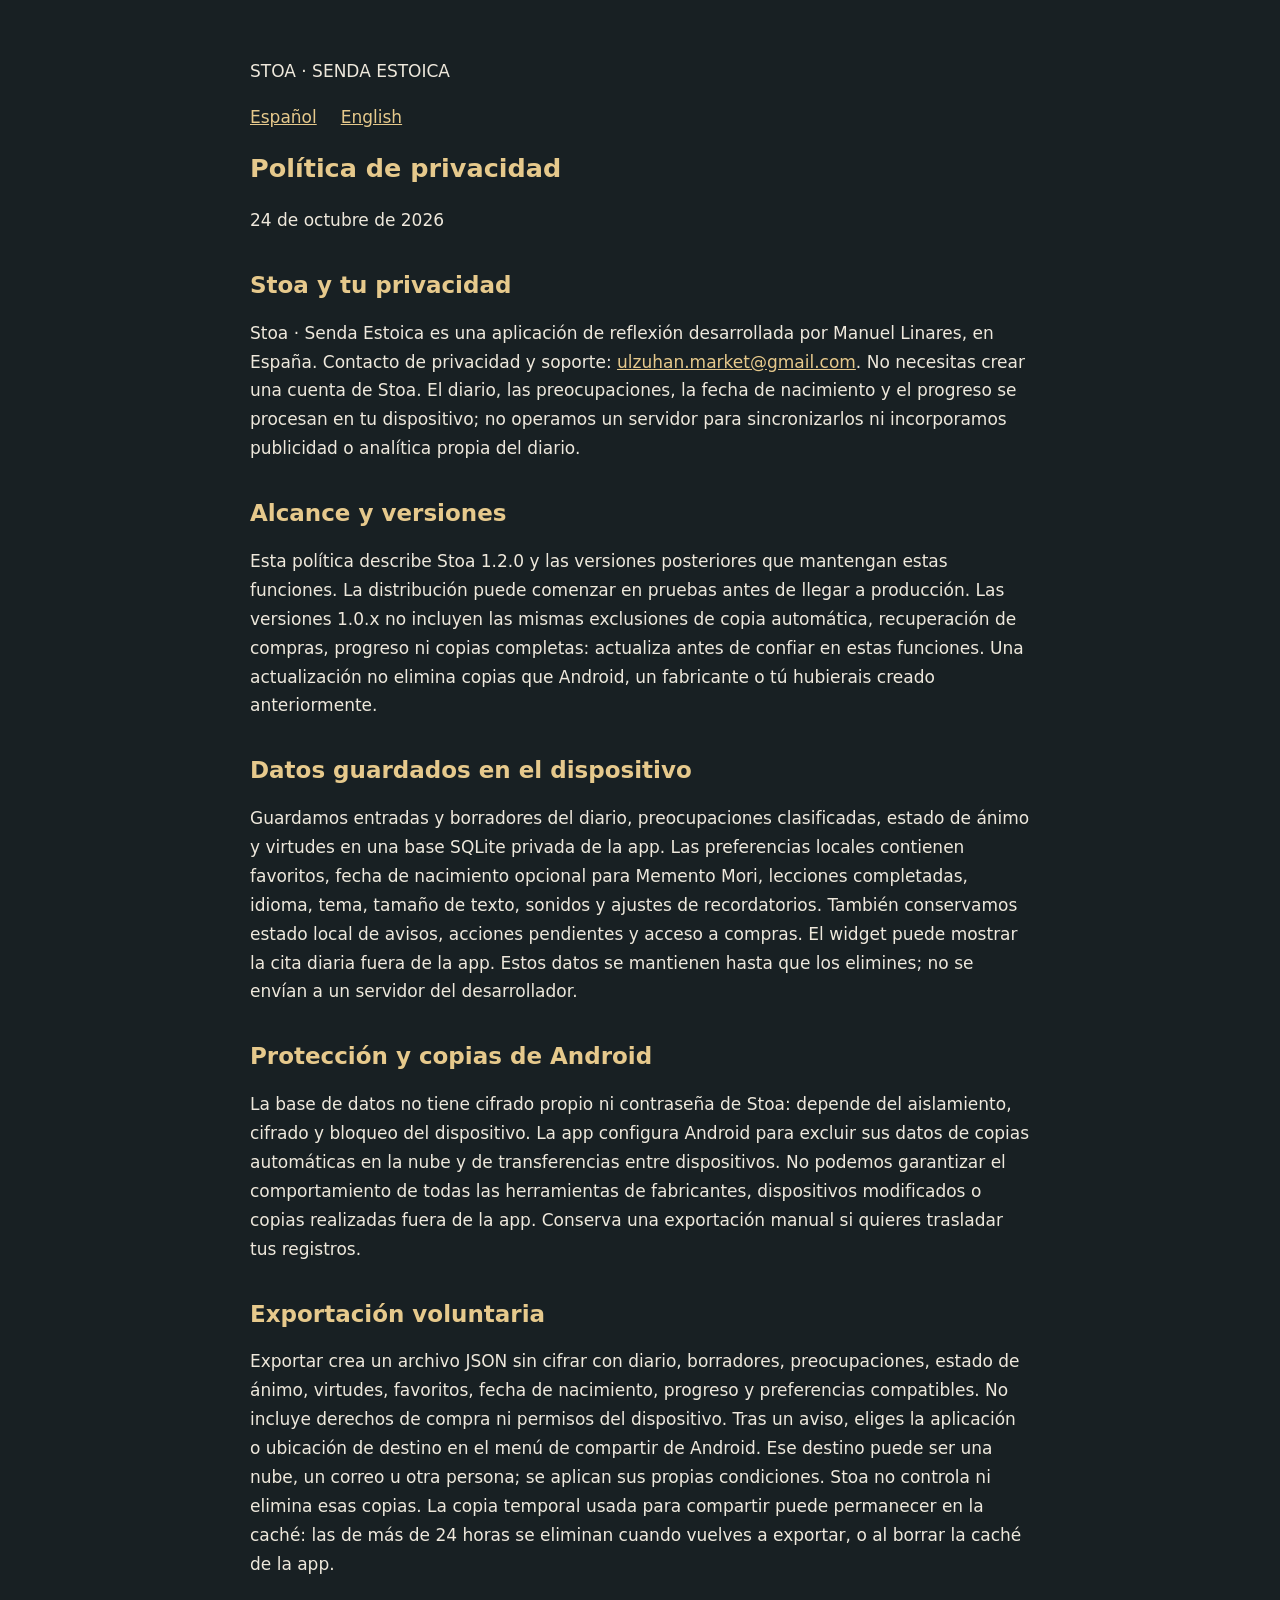
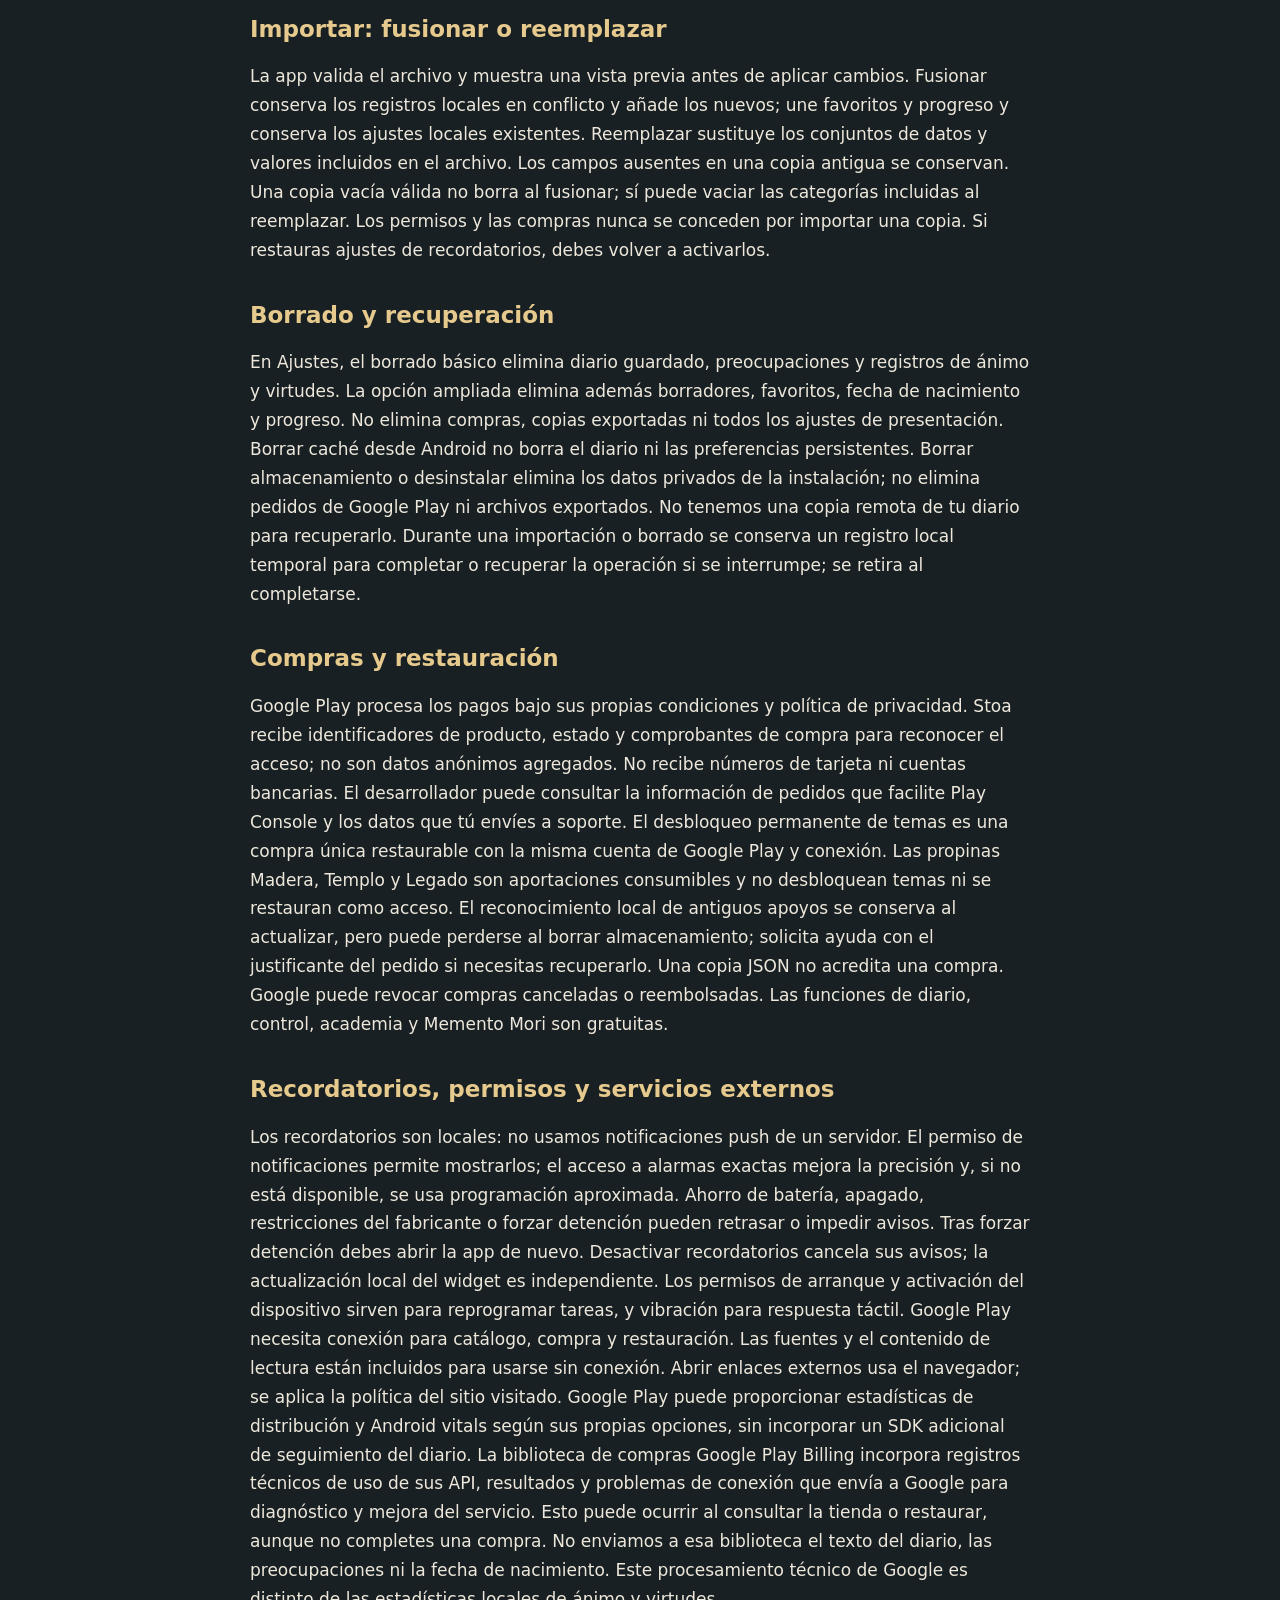
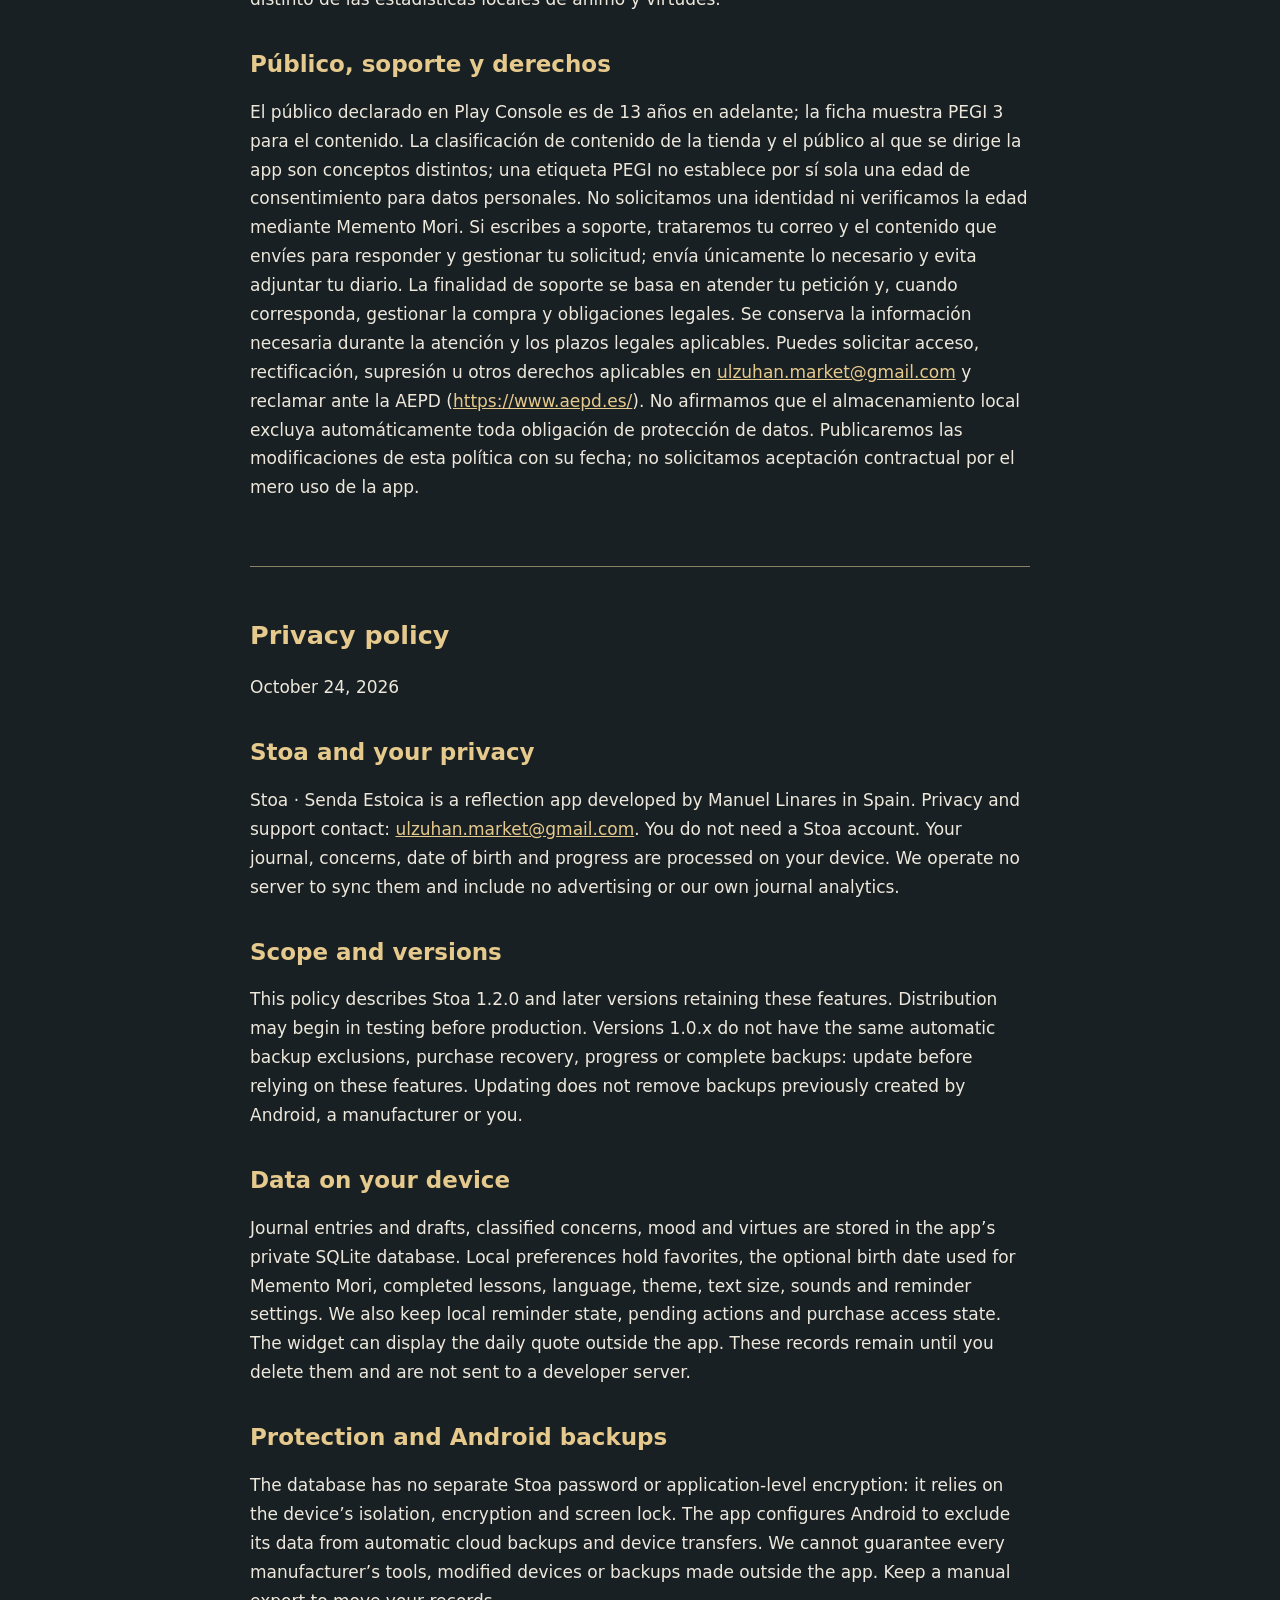
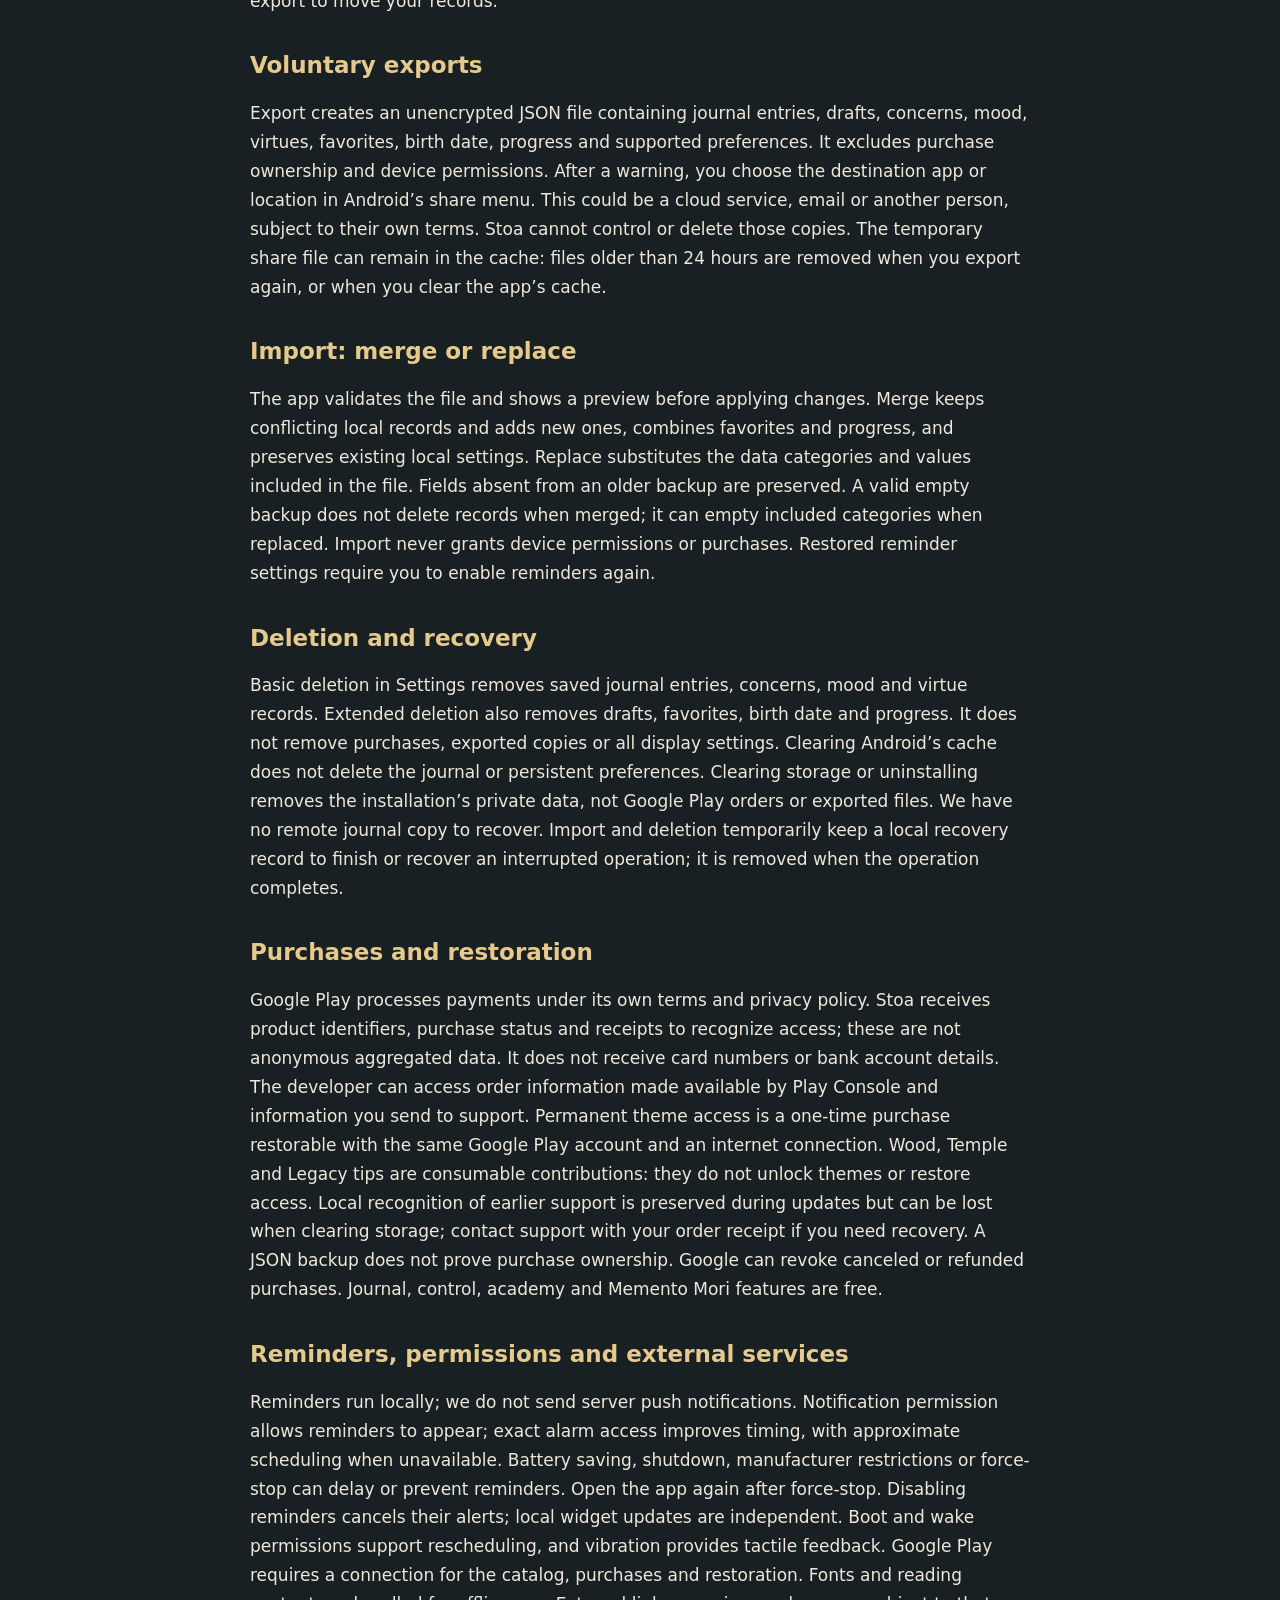
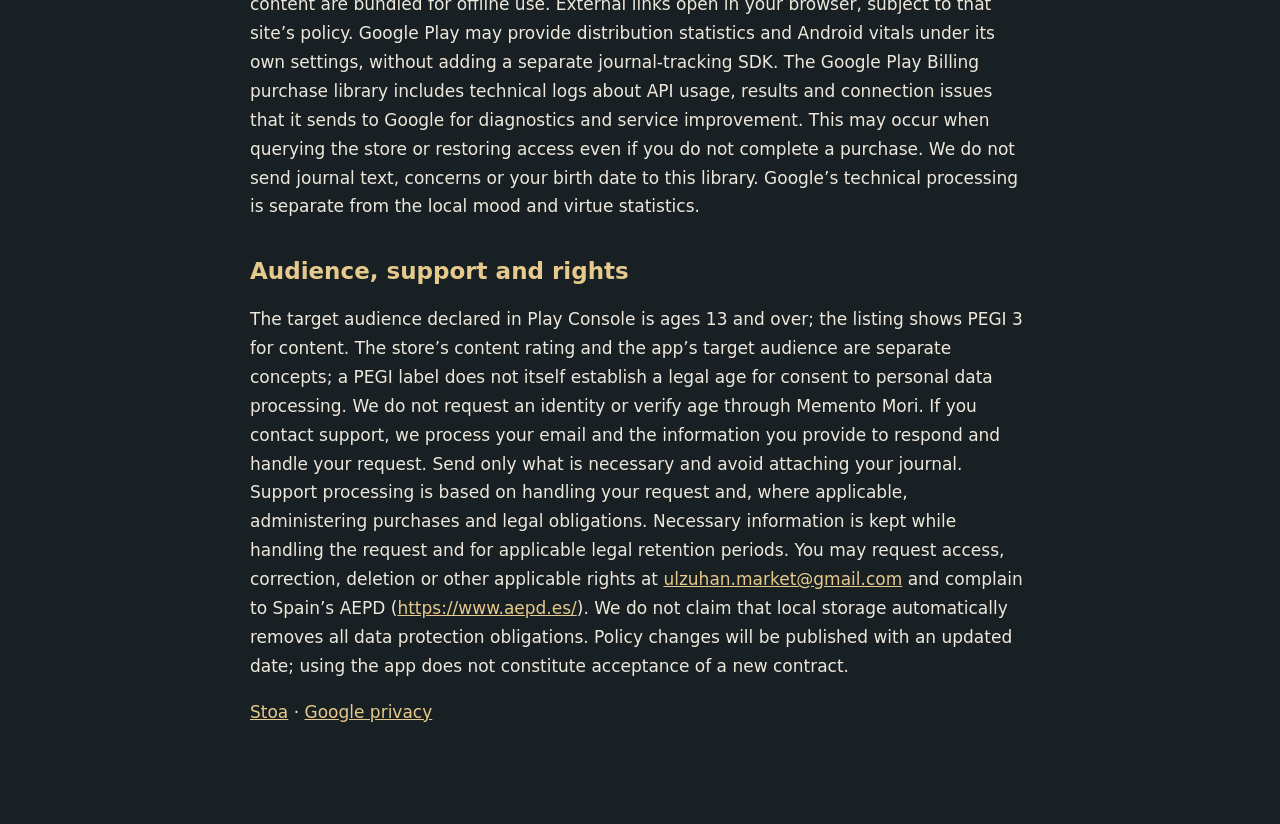
<file: stoa/privacy.html>
<!doctype html><html lang="es"><meta charset="utf-8"><meta name="viewport" content="width=device-width, initial-scale=1"><title>Privacidad · Stoa / Privacy</title><style>body{margin:0;background:#182023;color:#eee8dc;font:17px/1.7 system-ui,sans-serif}main{max-width:780px;margin:auto;padding:40px 24px 80px}h1,h2{line-height:1.25;color:#e6c98c}h2{margin-top:36px;font-size:23px}a{color:#e6c98c}section+section{border-top:1px solid #8b8065;margin-top:64px;padding-top:32px}nav{display:flex;gap:24px}p{overflow-wrap:anywhere}:focus-visible{outline:3px solid #e6c98c;outline-offset:4px}</style><main><p>STOA · SENDA ESTOICA</p><nav aria-label="Language"><a href="#es">Español</a><a href="#en">English</a></nav>
<section id="es" lang="es"><h1>Política de privacidad</h1><p>24 de octubre de 2026</p>
<h2>Stoa y tu privacidad</h2><p>Stoa · Senda Estoica es una aplicación de reflexión desarrollada por Manuel Linares, en España. Contacto de privacidad y soporte: <a href="mailto:ulzuhan.market@gmail.com">ulzuhan.market@gmail.com</a>. No necesitas crear una cuenta de Stoa. El diario, las preocupaciones, la fecha de nacimiento y el progreso se procesan en tu dispositivo; no operamos un servidor para sincronizarlos ni incorporamos publicidad o analítica propia del diario.</p>
<h2>Alcance y versiones</h2><p>Esta política describe Stoa 1.2.0 y las versiones posteriores que mantengan estas funciones. La distribución puede comenzar en pruebas antes de llegar a producción. Las versiones 1.0.x no incluyen las mismas exclusiones de copia automática, recuperación de compras, progreso ni copias completas: actualiza antes de confiar en estas funciones. Una actualización no elimina copias que Android, un fabricante o tú hubierais creado anteriormente.</p>
<h2>Datos guardados en el dispositivo</h2><p>Guardamos entradas y borradores del diario, preocupaciones clasificadas, estado de ánimo y virtudes en una base SQLite privada de la app. Las preferencias locales contienen favoritos, fecha de nacimiento opcional para Memento Mori, lecciones completadas, idioma, tema, tamaño de texto, sonidos y ajustes de recordatorios. También conservamos estado local de avisos, acciones pendientes y acceso a compras. El widget puede mostrar la cita diaria fuera de la app. Estos datos se mantienen hasta que los elimines; no se envían a un servidor del desarrollador.</p>
<h2>Protección y copias de Android</h2><p>La base de datos no tiene cifrado propio ni contraseña de Stoa: depende del aislamiento, cifrado y bloqueo del dispositivo. La app configura Android para excluir sus datos de copias automáticas en la nube y de transferencias entre dispositivos. No podemos garantizar el comportamiento de todas las herramientas de fabricantes, dispositivos modificados o copias realizadas fuera de la app. Conserva una exportación manual si quieres trasladar tus registros.</p>
<h2>Exportación voluntaria</h2><p>Exportar crea un archivo JSON sin cifrar con diario, borradores, preocupaciones, estado de ánimo, virtudes, favoritos, fecha de nacimiento, progreso y preferencias compatibles. No incluye derechos de compra ni permisos del dispositivo. Tras un aviso, eliges la aplicación o ubicación de destino en el menú de compartir de Android. Ese destino puede ser una nube, un correo u otra persona; se aplican sus propias condiciones. Stoa no controla ni elimina esas copias. La copia temporal usada para compartir puede permanecer en la caché: las de más de 24 horas se eliminan cuando vuelves a exportar, o al borrar la caché de la app.</p>
<h2>Importar: fusionar o reemplazar</h2><p>La app valida el archivo y muestra una vista previa antes de aplicar cambios. Fusionar conserva los registros locales en conflicto y añade los nuevos; une favoritos y progreso y conserva los ajustes locales existentes. Reemplazar sustituye los conjuntos de datos y valores incluidos en el archivo. Los campos ausentes en una copia antigua se conservan. Una copia vacía válida no borra al fusionar; sí puede vaciar las categorías incluidas al reemplazar. Los permisos y las compras nunca se conceden por importar una copia. Si restauras ajustes de recordatorios, debes volver a activarlos.</p>
<h2>Borrado y recuperación</h2><p>En Ajustes, el borrado básico elimina diario guardado, preocupaciones y registros de ánimo y virtudes. La opción ampliada elimina además borradores, favoritos, fecha de nacimiento y progreso. No elimina compras, copias exportadas ni todos los ajustes de presentación. Borrar caché desde Android no borra el diario ni las preferencias persistentes. Borrar almacenamiento o desinstalar elimina los datos privados de la instalación; no elimina pedidos de Google Play ni archivos exportados. No tenemos una copia remota de tu diario para recuperarlo. Durante una importación o borrado se conserva un registro local temporal para completar o recuperar la operación si se interrumpe; se retira al completarse.</p>
<h2>Compras y restauración</h2><p>Google Play procesa los pagos bajo sus propias condiciones y política de privacidad. Stoa recibe identificadores de producto, estado y comprobantes de compra para reconocer el acceso; no son datos anónimos agregados. No recibe números de tarjeta ni cuentas bancarias. El desarrollador puede consultar la información de pedidos que facilite Play Console y los datos que tú envíes a soporte. El desbloqueo permanente de temas es una compra única restaurable con la misma cuenta de Google Play y conexión. Las propinas Madera, Templo y Legado son aportaciones consumibles y no desbloquean temas ni se restauran como acceso. El reconocimiento local de antiguos apoyos se conserva al actualizar, pero puede perderse al borrar almacenamiento; solicita ayuda con el justificante del pedido si necesitas recuperarlo. Una copia JSON no acredita una compra. Google puede revocar compras canceladas o reembolsadas. Las funciones de diario, control, academia y Memento Mori son gratuitas.</p>
<h2>Recordatorios, permisos y servicios externos</h2><p>Los recordatorios son locales: no usamos notificaciones push de un servidor. El permiso de notificaciones permite mostrarlos; el acceso a alarmas exactas mejora la precisión y, si no está disponible, se usa programación aproximada. Ahorro de batería, apagado, restricciones del fabricante o forzar detención pueden retrasar o impedir avisos. Tras forzar detención debes abrir la app de nuevo. Desactivar recordatorios cancela sus avisos; la actualización local del widget es independiente. Los permisos de arranque y activación del dispositivo sirven para reprogramar tareas, y vibración para respuesta táctil. Google Play necesita conexión para catálogo, compra y restauración. Las fuentes y el contenido de lectura están incluidos para usarse sin conexión. Abrir enlaces externos usa el navegador; se aplica la política del sitio visitado. Google Play puede proporcionar estadísticas de distribución y Android vitals según sus propias opciones, sin incorporar un SDK adicional de seguimiento del diario. La biblioteca de compras Google Play Billing incorpora registros técnicos de uso de sus API, resultados y problemas de conexión que envía a Google para diagnóstico y mejora del servicio. Esto puede ocurrir al consultar la tienda o restaurar, aunque no completes una compra. No enviamos a esa biblioteca el texto del diario, las preocupaciones ni la fecha de nacimiento. Este procesamiento técnico de Google es distinto de las estadísticas locales de ánimo y virtudes.</p>
<h2>Público, soporte y derechos</h2><p>El público declarado en Play Console es de 13 años en adelante; la ficha muestra PEGI 3 para el contenido. La clasificación de contenido de la tienda y el público al que se dirige la app son conceptos distintos; una etiqueta PEGI no establece por sí sola una edad de consentimiento para datos personales. No solicitamos una identidad ni verificamos la edad mediante Memento Mori. Si escribes a soporte, trataremos tu correo y el contenido que envíes para responder y gestionar tu solicitud; envía únicamente lo necesario y evita adjuntar tu diario. La finalidad de soporte se basa en atender tu petición y, cuando corresponda, gestionar la compra y obligaciones legales. Se conserva la información necesaria durante la atención y los plazos legales aplicables. Puedes solicitar acceso, rectificación, supresión u otros derechos aplicables en <a href="mailto:ulzuhan.market@gmail.com">ulzuhan.market@gmail.com</a> y reclamar ante la AEPD (<a href="https://www.aepd.es/">https://www.aepd.es/</a>). No afirmamos que el almacenamiento local excluya automáticamente toda obligación de protección de datos. Publicaremos las modificaciones de esta política con su fecha; no solicitamos aceptación contractual por el mero uso de la app.</p>
</section>
<section id="en" lang="en"><h1>Privacy policy</h1><p>October 24, 2026</p>
<h2>Stoa and your privacy</h2><p>Stoa · Senda Estoica is a reflection app developed by Manuel Linares in Spain. Privacy and support contact: <a href="mailto:ulzuhan.market@gmail.com">ulzuhan.market@gmail.com</a>. You do not need a Stoa account. Your journal, concerns, date of birth and progress are processed on your device. We operate no server to sync them and include no advertising or our own journal analytics.</p>
<h2>Scope and versions</h2><p>This policy describes Stoa 1.2.0 and later versions retaining these features. Distribution may begin in testing before production. Versions 1.0.x do not have the same automatic backup exclusions, purchase recovery, progress or complete backups: update before relying on these features. Updating does not remove backups previously created by Android, a manufacturer or you.</p>
<h2>Data on your device</h2><p>Journal entries and drafts, classified concerns, mood and virtues are stored in the app’s private SQLite database. Local preferences hold favorites, the optional birth date used for Memento Mori, completed lessons, language, theme, text size, sounds and reminder settings. We also keep local reminder state, pending actions and purchase access state. The widget can display the daily quote outside the app. These records remain until you delete them and are not sent to a developer server.</p>
<h2>Protection and Android backups</h2><p>The database has no separate Stoa password or application-level encryption: it relies on the device’s isolation, encryption and screen lock. The app configures Android to exclude its data from automatic cloud backups and device transfers. We cannot guarantee every manufacturer’s tools, modified devices or backups made outside the app. Keep a manual export to move your records.</p>
<h2>Voluntary exports</h2><p>Export creates an unencrypted JSON file containing journal entries, drafts, concerns, mood, virtues, favorites, birth date, progress and supported preferences. It excludes purchase ownership and device permissions. After a warning, you choose the destination app or location in Android’s share menu. This could be a cloud service, email or another person, subject to their own terms. Stoa cannot control or delete those copies. The temporary share file can remain in the cache: files older than 24 hours are removed when you export again, or when you clear the app’s cache.</p>
<h2>Import: merge or replace</h2><p>The app validates the file and shows a preview before applying changes. Merge keeps conflicting local records and adds new ones, combines favorites and progress, and preserves existing local settings. Replace substitutes the data categories and values included in the file. Fields absent from an older backup are preserved. A valid empty backup does not delete records when merged; it can empty included categories when replaced. Import never grants device permissions or purchases. Restored reminder settings require you to enable reminders again.</p>
<h2>Deletion and recovery</h2><p>Basic deletion in Settings removes saved journal entries, concerns, mood and virtue records. Extended deletion also removes drafts, favorites, birth date and progress. It does not remove purchases, exported copies or all display settings. Clearing Android’s cache does not delete the journal or persistent preferences. Clearing storage or uninstalling removes the installation’s private data, not Google Play orders or exported files. We have no remote journal copy to recover. Import and deletion temporarily keep a local recovery record to finish or recover an interrupted operation; it is removed when the operation completes.</p>
<h2>Purchases and restoration</h2><p>Google Play processes payments under its own terms and privacy policy. Stoa receives product identifiers, purchase status and receipts to recognize access; these are not anonymous aggregated data. It does not receive card numbers or bank account details. The developer can access order information made available by Play Console and information you send to support. Permanent theme access is a one-time purchase restorable with the same Google Play account and an internet connection. Wood, Temple and Legacy tips are consumable contributions: they do not unlock themes or restore access. Local recognition of earlier support is preserved during updates but can be lost when clearing storage; contact support with your order receipt if you need recovery. A JSON backup does not prove purchase ownership. Google can revoke canceled or refunded purchases. Journal, control, academy and Memento Mori features are free.</p>
<h2>Reminders, permissions and external services</h2><p>Reminders run locally; we do not send server push notifications. Notification permission allows reminders to appear; exact alarm access improves timing, with approximate scheduling when unavailable. Battery saving, shutdown, manufacturer restrictions or force-stop can delay or prevent reminders. Open the app again after force-stop. Disabling reminders cancels their alerts; local widget updates are independent. Boot and wake permissions support rescheduling, and vibration provides tactile feedback. Google Play requires a connection for the catalog, purchases and restoration. Fonts and reading content are bundled for offline use. External links open in your browser, subject to that site’s policy. Google Play may provide distribution statistics and Android vitals under its own settings, without adding a separate journal-tracking SDK. The Google Play Billing purchase library includes technical logs about API usage, results and connection issues that it sends to Google for diagnostics and service improvement. This may occur when querying the store or restoring access even if you do not complete a purchase. We do not send journal text, concerns or your birth date to this library. Google’s technical processing is separate from the local mood and virtue statistics.</p>
<h2>Audience, support and rights</h2><p>The target audience declared in Play Console is ages 13 and over; the listing shows PEGI 3 for content. The store’s content rating and the app’s target audience are separate concepts; a PEGI label does not itself establish a legal age for consent to personal data processing. We do not request an identity or verify age through Memento Mori. If you contact support, we process your email and the information you provide to respond and handle your request. Send only what is necessary and avoid attaching your journal. Support processing is based on handling your request and, where applicable, administering purchases and legal obligations. Necessary information is kept while handling the request and for applicable legal retention periods. You may request access, correction, deletion or other applicable rights at <a href="mailto:ulzuhan.market@gmail.com">ulzuhan.market@gmail.com</a> and complain to Spain’s AEPD (<a href="https://www.aepd.es/">https://www.aepd.es/</a>). We do not claim that local storage automatically removes all data protection obligations. Policy changes will be published with an updated date; using the app does not constitute acceptance of a new contract.</p>
</section>
<footer><p><a href="https://ulzuhan.github.io/stoa/">Stoa</a> · <a href="https://policies.google.com/privacy">Google privacy</a></p></footer></main></html>
</file>
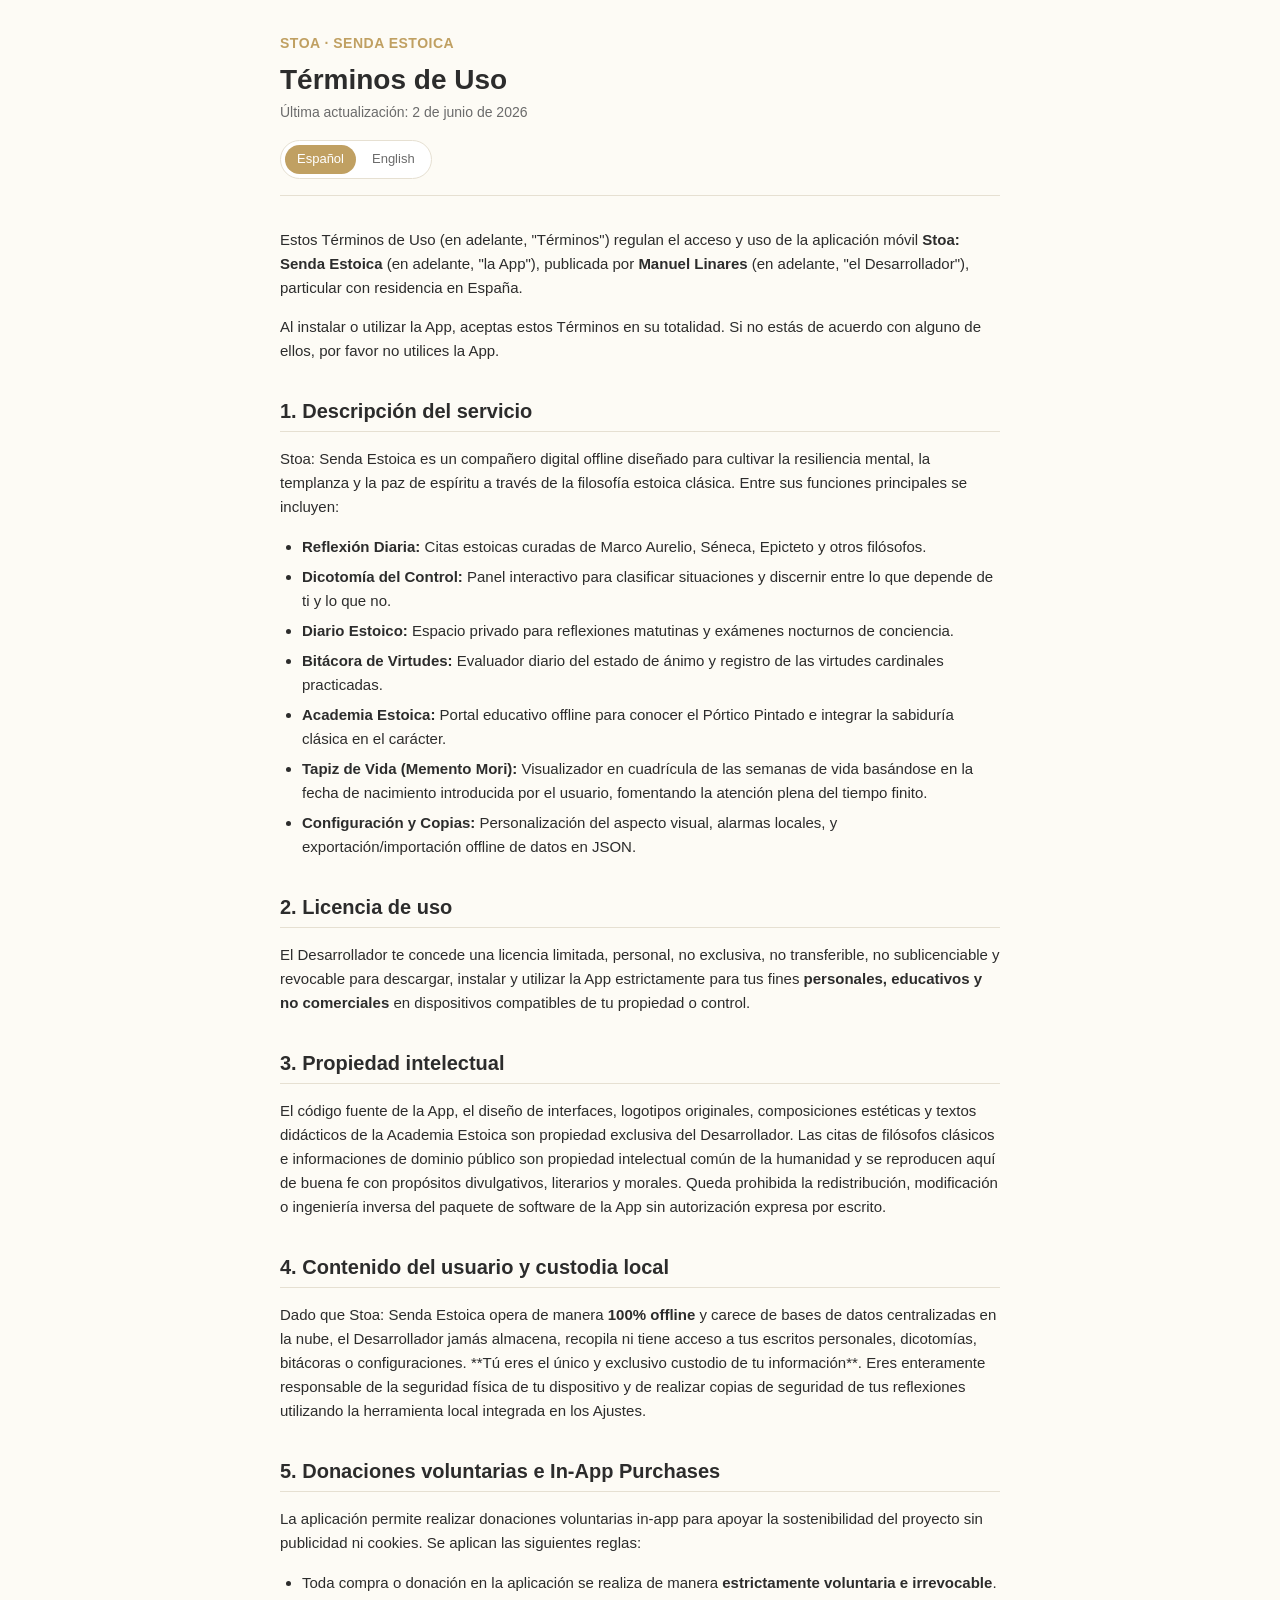
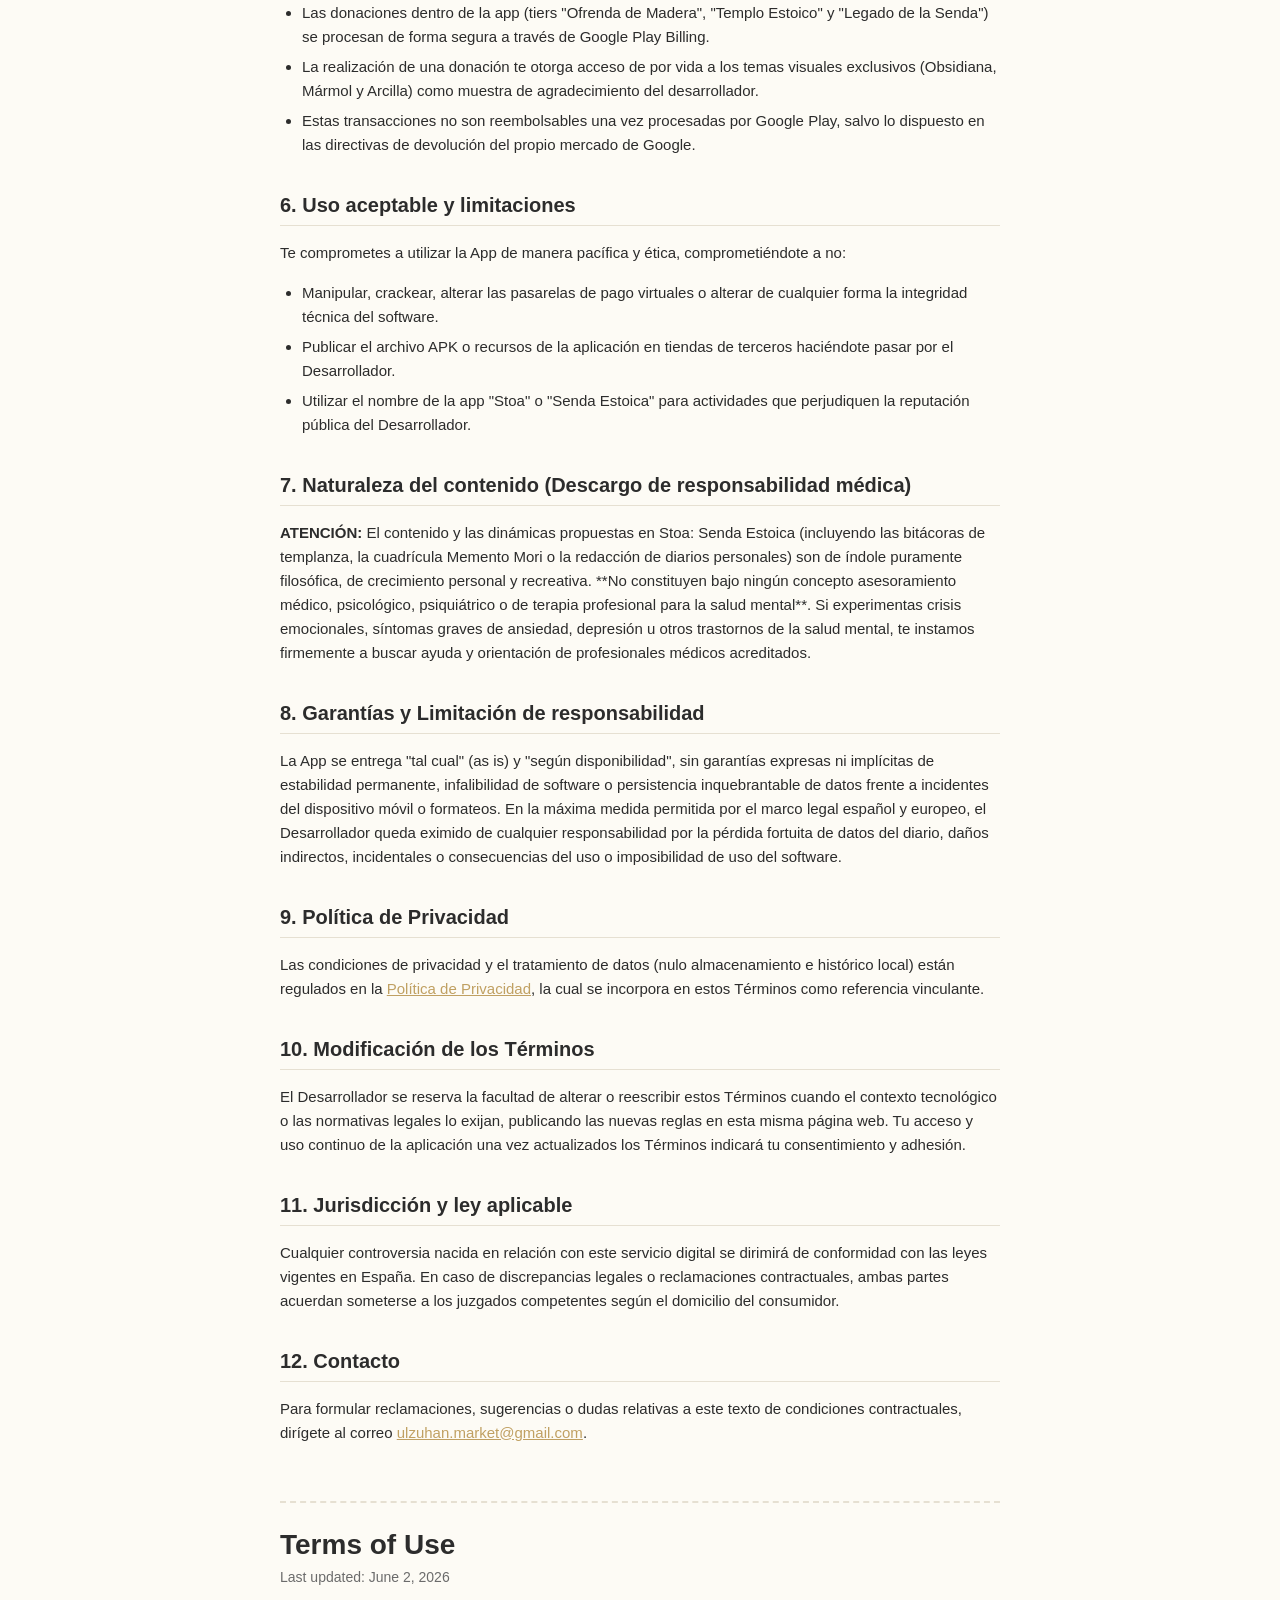
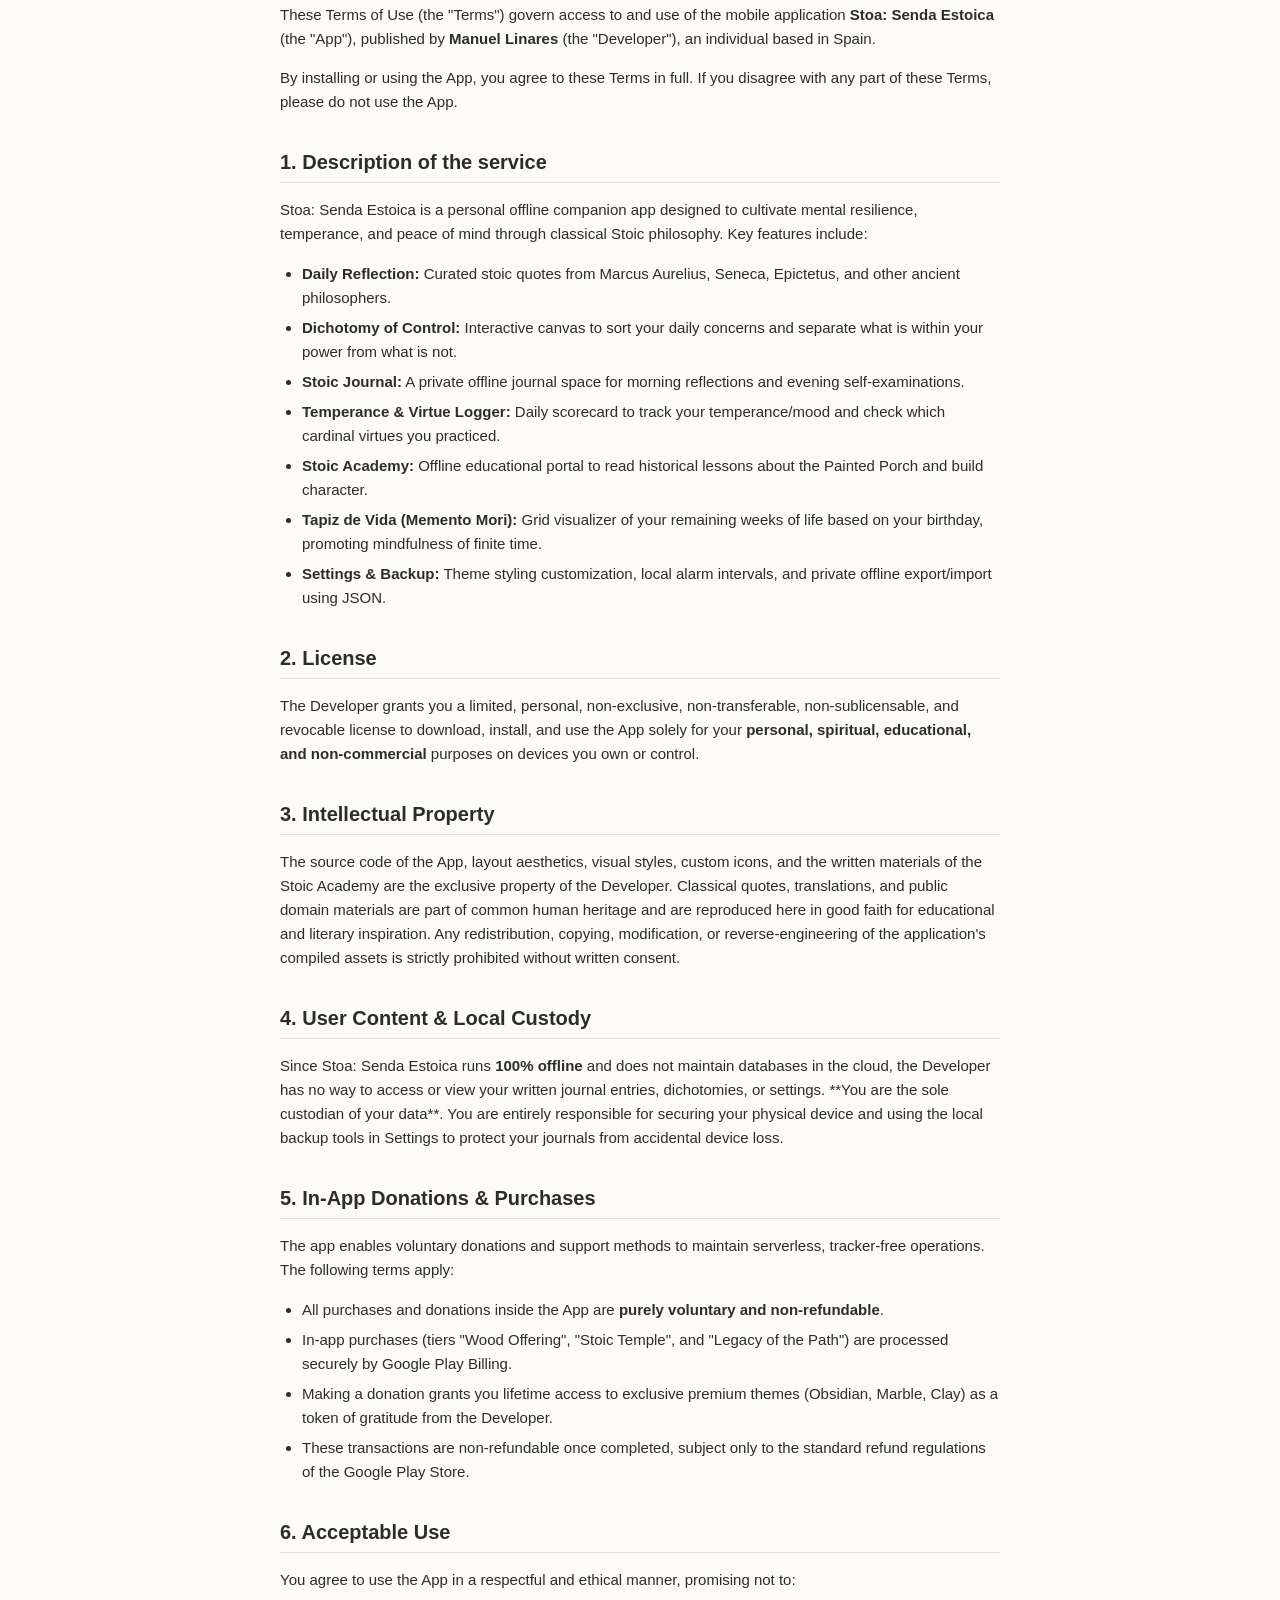
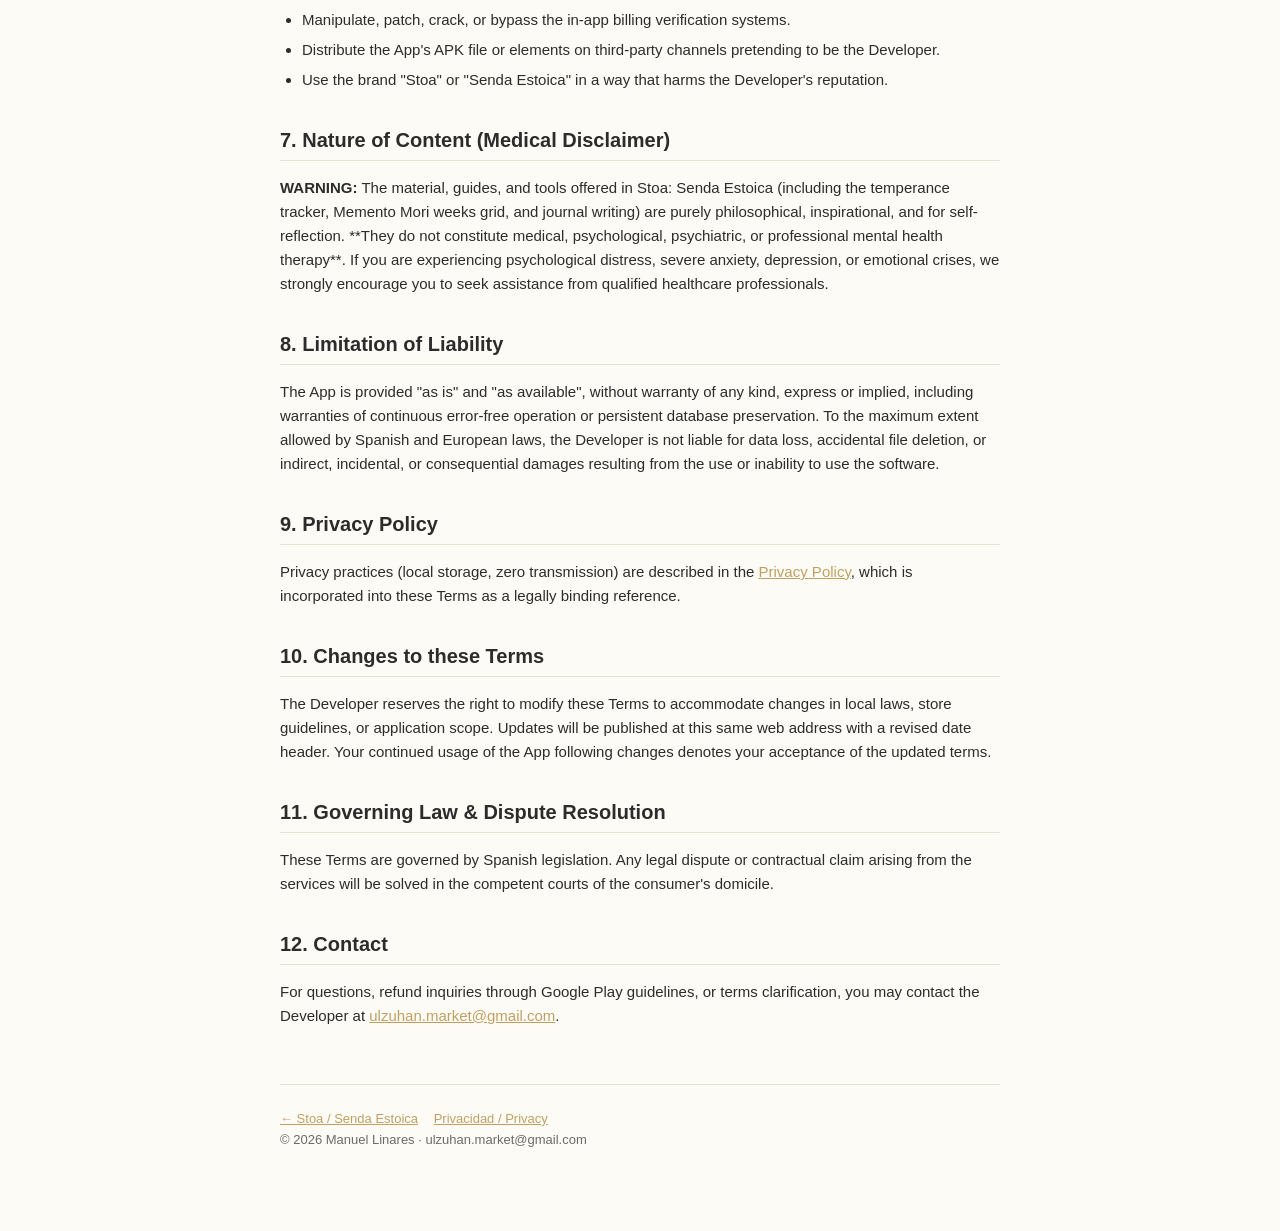
<file: stoa/terms.html>
<!DOCTYPE html>
<html lang="es">
<head>
  <meta charset="UTF-8">
  <meta name="viewport" content="width=device-width, initial-scale=1.0">
  <title>Términos de Uso — Stoa: Senda Estoica</title>
  <meta name="description" content="Términos y condiciones de uso de la aplicación Stoa: Senda Estoica.">
  <style>
    :root {
      --primary: #C0A062;
      --primary-dark: #a8884d;
      --text: #2C2C2C;
      --muted: #6b6b6b;
      --bg: #FDFBF5;
      --border: #e6e0d2;
      --panel: #ffffff;
    }
    * { box-sizing: border-box; }
    body {
      margin: 0;
      font-family: -apple-system, BlinkMacSystemFont, "Segoe UI", Roboto, "Helvetica Neue", Arial, sans-serif;
      background: var(--bg);
      color: var(--text);
      line-height: 1.6;
    }
    .wrap {
      max-width: 760px;
      margin: 0 auto;
      padding: 32px 20px 80px;
    }
    header {
      border-bottom: 1px solid var(--border);
      padding-bottom: 16px;
      margin-bottom: 32px;
    }
    .brand {
      color: var(--primary);
      font-weight: 600;
      font-size: 14px;
      letter-spacing: 0.5px;
      text-transform: uppercase;
    }
    h1 {
      margin: 8px 0 4px;
      font-size: 28px;
      line-height: 1.25;
    }
    .meta { color: var(--muted); font-size: 14px; }
    .lang-toggle {
      display: inline-flex;
      gap: 4px;
      margin-top: 16px;
      border: 1px solid var(--border);
      border-radius: 999px;
      padding: 4px;
      background: var(--panel);
    }
    .lang-toggle a {
      padding: 4px 12px;
      border-radius: 999px;
      font-size: 13px;
      text-decoration: none;
      color: var(--muted);
    }
    .lang-toggle a.active { background: var(--primary); color: white; }
    h2 {
      font-size: 20px;
      margin-top: 32px;
      margin-bottom: 8px;
      color: var(--text);
      border-bottom: 1px solid var(--border);
      padding-bottom: 4px;
    }
    h3 {
      font-size: 16px;
      margin-top: 20px;
      margin-bottom: 6px;
    }
    p, li { font-size: 15px; }
    ul { padding-left: 22px; }
    li { margin-bottom: 6px; }
    a { color: var(--primary); }
    .section-divider {
      margin: 56px 0 0;
      border: 0;
      border-top: 2px dashed var(--border);
    }
    footer {
      margin-top: 56px;
      padding-top: 16px;
      border-top: 1px solid var(--border);
      color: var(--muted);
      font-size: 13px;
    }
    .nav-links { margin-top: 8px; }
    .nav-links a { margin-right: 12px; }
  </style>
</head>
<body>
  <div class="wrap">

    <header>
      <div class="brand">Stoa · Senda Estoica</div>
      <h1>Términos de Uso</h1>
      <div class="meta">Última actualización: 2 de junio de 2026</div>
      <div class="lang-toggle">
        <a href="#es" class="active">Español</a>
        <a href="#en">English</a>
      </div>
    </header>

    <!-- ============================= ESPAÑOL ============================= -->
    <section id="es">

      <p>Estos Términos de Uso (en adelante, "Términos") regulan el acceso y uso de la aplicación móvil <strong>Stoa: Senda Estoica</strong> (en adelante, "la App"), publicada por <strong>Manuel Linares</strong> (en adelante, "el Desarrollador"), particular con residencia en España.</p>

      <p>Al instalar o utilizar la App, aceptas estos Términos en su totalidad. Si no estás de acuerdo con alguno de ellos, por favor no utilices la App.</p>

      <h2>1. Descripción del servicio</h2>
      <p>Stoa: Senda Estoica es un compañero digital offline diseñado para cultivar la resiliencia mental, la templanza y la paz de espíritu a través de la filosofía estoica clásica. Entre sus funciones principales se incluyen:</p>
      <ul>
        <li><strong>Reflexión Diaria:</strong> Citas estoicas curadas de Marco Aurelio, Séneca, Epicteto y otros filósofos.</li>
        <li><strong>Dicotomía del Control:</strong> Panel interactivo para clasificar situaciones y discernir entre lo que depende de ti y lo que no.</li>
        <li><strong>Diario Estoico:</strong> Espacio privado para reflexiones matutinas y exámenes nocturnos de conciencia.</li>
        <li><strong>Bitácora de Virtudes:</strong> Evaluador diario del estado de ánimo y registro de las virtudes cardinales practicadas.</li>
        <li><strong>Academia Estoica:</strong> Portal educativo offline para conocer el Pórtico Pintado e integrar la sabiduría clásica en el carácter.</li>
        <li><strong>Tapiz de Vida (Memento Mori):</strong> Visualizador en cuadrícula de las semanas de vida basándose en la fecha de nacimiento introducida por el usuario, fomentando la atención plena del tiempo finito.</li>
        <li><strong>Configuración y Copias:</strong> Personalización del aspecto visual, alarmas locales, y exportación/importación offline de datos en JSON.</li>
      </ul>

      <h2>2. Licencia de uso</h2>
      <p>El Desarrollador te concede una licencia limitada, personal, no exclusiva, no transferible, no sublicenciable y revocable para descargar, instalar y utilizar la App estrictamente para tus fines <strong>personales, educativos y no comerciales</strong> en dispositivos compatibles de tu propiedad o control.</p>

      <h2>3. Propiedad intelectual</h2>
      <p>El código fuente de la App, el diseño de interfaces, logotipos originales, composiciones estéticas y textos didácticos de la Academia Estoica son propiedad exclusiva del Desarrollador. Las citas de filósofos clásicos e informaciones de dominio público son propiedad intelectual común de la humanidad y se reproducen aquí de buena fe con propósitos divulgativos, literarios y morales. Queda prohibida la redistribución, modificación o ingeniería inversa del paquete de software de la App sin autorización expresa por escrito.</p>

      <h2>4. Contenido del usuario y custodia local</h2>
      <p>Dado que Stoa: Senda Estoica opera de manera <strong>100% offline</strong> y carece de bases de datos centralizadas en la nube, el Desarrollador jamás almacena, recopila ni tiene acceso a tus escritos personales, dicotomías, bitácoras o configuraciones. **Tú eres el único y exclusivo custodio de tu información**. Eres enteramente responsable de la seguridad física de tu dispositivo y de realizar copias de seguridad de tus reflexiones utilizando la herramienta local integrada en los Ajustes.</p>

      <h2>5. Donaciones voluntarias e In-App Purchases</h2>
      <p>La aplicación permite realizar donaciones voluntarias in-app para apoyar la sostenibilidad del proyecto sin publicidad ni cookies. Se aplican las siguientes reglas:</p>
      <ul>
        <li>Toda compra o donación en la aplicación se realiza de manera <strong>estrictamente voluntaria e irrevocable</strong>.</li>
        <li>Las donaciones dentro de la app (tiers "Ofrenda de Madera", "Templo Estoico" y "Legado de la Senda") se procesan de forma segura a través de Google Play Billing.</li>
        <li>La realización de una donación te otorga acceso de por vida a los temas visuales exclusivos (Obsidiana, Mármol y Arcilla) como muestra de agradecimiento del desarrollador.</li>
        <li>Estas transacciones no son reembolsables una vez procesadas por Google Play, salvo lo dispuesto en las directivas de devolución del propio mercado de Google.</li>
      </ul>

      <h2>6. Uso aceptable y limitaciones</h2>
      <p>Te comprometes a utilizar la App de manera pacífica y ética, comprometiéndote a no:</p>
      <ul>
        <li>Manipular, crackear, alterar las pasarelas de pago virtuales o alterar de cualquier forma la integridad técnica del software.</li>
        <li>Publicar el archivo APK o recursos de la aplicación en tiendas de terceros haciéndote pasar por el Desarrollador.</li>
        <li>Utilizar el nombre de la app "Stoa" o "Senda Estoica" para actividades que perjudiquen la reputación pública del Desarrollador.</li>
      </ul>

      <h2>7. Naturaleza del contenido (Descargo de responsabilidad médica)</h2>
      <p><strong>ATENCIÓN:</strong> El contenido y las dinámicas propuestas en Stoa: Senda Estoica (incluyendo las bitácoras de templanza, la cuadrícula Memento Mori o la redacción de diarios personales) son de índole puramente filosófica, de crecimiento personal y recreativa. **No constituyen bajo ningún concepto asesoramiento médico, psicológico, psiquiátrico o de terapia profesional para la salud mental**. Si experimentas crisis emocionales, síntomas graves de ansiedad, depresión u otros trastornos de la salud mental, te instamos firmemente a buscar ayuda y orientación de profesionales médicos acreditados.</p>

      <h2>8. Garantías y Limitación de responsabilidad</h2>
      <p>La App se entrega "tal cual" (as is) y "según disponibilidad", sin garantías expresas ni implícitas de estabilidad permanente, infalibilidad de software o persistencia inquebrantable de datos frente a incidentes del dispositivo móvil o formateos. En la máxima medida permitida por el marco legal español y europeo, el Desarrollador queda eximido de cualquier responsabilidad por la pérdida fortuita de datos del diario, daños indirectos, incidentales o consecuencias del uso o imposibilidad de uso del software.</p>

      <h2>9. Política de Privacidad</h2>
      <p>Las condiciones de privacidad y el tratamiento de datos (nulo almacenamiento e histórico local) están regulados en la <a href="./privacy.html">Política de Privacidad</a>, la cual se incorpora en estos Términos como referencia vinculante.</p>

      <h2>10. Modificación de los Términos</h2>
      <p>El Desarrollador se reserva la facultad de alterar o reescribir estos Términos cuando el contexto tecnológico o las normativas legales lo exijan, publicando las nuevas reglas en esta misma página web. Tu acceso y uso continuo de la aplicación una vez actualizados los Términos indicará tu consentimiento y adhesión.</p>

      <h2>11. Jurisdicción y ley aplicable</h2>
      <p>Cualquier controversia nacida en relación con este servicio digital se dirimirá de conformidad con las leyes vigentes en España. En caso de discrepancias legales o reclamaciones contractuales, ambas partes acuerdan someterse a los juzgados competentes según el domicilio del consumidor.</p>

      <h2>12. Contacto</h2>
      <p>Para formular reclamaciones, sugerencias o dudas relativas a este texto de condiciones contractuales, dirígete al correo <a href="mailto:ulzuhan.market@gmail.com">ulzuhan.market@gmail.com</a>.</p>

    </section>

    <hr class="section-divider">

    <!-- ============================= ENGLISH ============================= -->
    <section id="en">

      <h1 style="margin-top: 24px;">Terms of Use</h1>
      <div class="meta">Last updated: June 2, 2026</div>

      <p>These Terms of Use (the "Terms") govern access to and use of the mobile application <strong>Stoa: Senda Estoica</strong> (the "App"), published by <strong>Manuel Linares</strong> (the "Developer"), an individual based in Spain.</p>

      <p>By installing or using the App, you agree to these Terms in full. If you disagree with any part of these Terms, please do not use the App.</p>

      <h2>1. Description of the service</h2>
      <p>Stoa: Senda Estoica is a personal offline companion app designed to cultivate mental resilience, temperance, and peace of mind through classical Stoic philosophy. Key features include:</p>
      <ul>
        <li><strong>Daily Reflection:</strong> Curated stoic quotes from Marcus Aurelius, Seneca, Epictetus, and other ancient philosophers.</li>
        <li><strong>Dichotomy of Control:</strong> Interactive canvas to sort your daily concerns and separate what is within your power from what is not.</li>
        <li><strong>Stoic Journal:</strong> A private offline journal space for morning reflections and evening self-examinations.</li>
        <li><strong>Temperance &amp; Virtue Logger:</strong> Daily scorecard to track your temperance/mood and check which cardinal virtues you practiced.</li>
        <li><strong>Stoic Academy:</strong> Offline educational portal to read historical lessons about the Painted Porch and build character.</li>
        <li><strong>Tapiz de Vida (Memento Mori):</strong> Grid visualizer of your remaining weeks of life based on your birthday, promoting mindfulness of finite time.</li>
        <li><strong>Settings &amp; Backup:</strong> Theme styling customization, local alarm intervals, and private offline export/import using JSON.</li>
      </ul>

      <h2>2. License</h2>
      <p>The Developer grants you a limited, personal, non-exclusive, non-transferable, non-sublicensable, and revocable license to download, install, and use the App solely for your <strong>personal, spiritual, educational, and non-commercial</strong> purposes on devices you own or control.</p>

      <h2>3. Intellectual Property</h2>
      <p>The source code of the App, layout aesthetics, visual styles, custom icons, and the written materials of the Stoic Academy are the exclusive property of the Developer. Classical quotes, translations, and public domain materials are part of common human heritage and are reproduced here in good faith for educational and literary inspiration. Any redistribution, copying, modification, or reverse-engineering of the application's compiled assets is strictly prohibited without written consent.</p>

      <h2>4. User Content &amp; Local Custody</h2>
      <p>Since Stoa: Senda Estoica runs <strong>100% offline</strong> and does not maintain databases in the cloud, the Developer has no way to access or view your written journal entries, dichotomies, or settings. **You are the sole custodian of your data**. You are entirely responsible for securing your physical device and using the local backup tools in Settings to protect your journals from accidental device loss.</p>

      <h2>5. In-App Donations &amp; Purchases</h2>
      <p>The app enables voluntary donations and support methods to maintain serverless, tracker-free operations. The following terms apply:</p>
      <ul>
        <li>All purchases and donations inside the App are <strong>purely voluntary and non-refundable</strong>.</li>
        <li>In-app purchases (tiers "Wood Offering", "Stoic Temple", and "Legacy of the Path") are processed securely by Google Play Billing.</li>
        <li>Making a donation grants you lifetime access to exclusive premium themes (Obsidian, Marble, Clay) as a token of gratitude from the Developer.</li>
        <li>These transactions are non-refundable once completed, subject only to the standard refund regulations of the Google Play Store.</li>
      </ul>

      <h2>6. Acceptable Use</h2>
      <p>You agree to use the App in a respectful and ethical manner, promising not to:</p>
      <ul>
        <li>Manipulate, patch, crack, or bypass the in-app billing verification systems.</li>
        <li>Distribute the App's APK file or elements on third-party channels pretending to be the Developer.</li>
        <li>Use the brand "Stoa" or "Senda Estoica" in a way that harms the Developer's reputation.</li>
      </ul>

      <h2>7. Nature of Content (Medical Disclaimer)</h2>
      <p><strong>WARNING:</strong> The material, guides, and tools offered in Stoa: Senda Estoica (including the temperance tracker, Memento Mori weeks grid, and journal writing) are purely philosophical, inspirational, and for self-reflection. **They do not constitute medical, psychological, psychiatric, or professional mental health therapy**. If you are experiencing psychological distress, severe anxiety, depression, or emotional crises, we strongly encourage you to seek assistance from qualified healthcare professionals.</p>

      <h2>8. Limitation of Liability</h2>
      <p>The App is provided "as is" and "as available", without warranty of any kind, express or implied, including warranties of continuous error-free operation or persistent database preservation. To the maximum extent allowed by Spanish and European laws, the Developer is not liable for data loss, accidental file deletion, or indirect, incidental, or consequential damages resulting from the use or inability to use the software.</p>

      <h2>9. Privacy Policy</h2>
      <p>Privacy practices (local storage, zero transmission) are described in the <a href="./privacy.html">Privacy Policy</a>, which is incorporated into these Terms as a legally binding reference.</p>

      <h2>10. Changes to these Terms</h2>
      <p>The Developer reserves the right to modify these Terms to accommodate changes in local laws, store guidelines, or application scope. Updates will be published at this same web address with a revised date header. Your continued usage of the App following changes denotes your acceptance of the updated terms.</p>

      <h2>11. Governing Law &amp; Dispute Resolution</h2>
      <p>These Terms are governed by Spanish legislation. Any legal dispute or contractual claim arising from the services will be solved in the competent courts of the consumer's domicile.</p>

      <h2>12. Contact</h2>
      <p>For questions, refund inquiries through Google Play guidelines, or terms clarification, you may contact the Developer at <a href="mailto:ulzuhan.market@gmail.com">ulzuhan.market@gmail.com</a>.</p>

    </section>

    <footer>
      <div class="nav-links">
        <a href="./index.html">← Stoa / Senda Estoica</a>
        <a href="./privacy.html">Privacidad / Privacy</a>
      </div>
      <div>© 2026 Manuel Linares · ulzuhan.market@gmail.com</div>
    </footer>

  </div>
</body>
</html>
</file>
<file: assets/site.css>
@font-face {
  font-family: "Inter";
  font-style: normal;
  font-weight: 100 900;
  font-display: swap;
  src: url("fonts/inter-latin.woff2") format("woff2");
  unicode-range: U+0000-00FF, U+0131, U+0152-0153, U+02BB-02BC, U+02C6, U+02DA, U+02DC,
    U+0304, U+0308, U+0329, U+2000-206F, U+20AC, U+2122, U+2191, U+2193, U+2212, U+2215,
    U+FEFF, U+FFFD;
}

:root {
  --bg: #f8f7f4;
  --fg: #1a1a19;
  --muted: #5a5953;
  --faint: #6c6a63;
  --soft: #8d8b84;
  --line: #e4e2dc;
  --hover: #efede8;
  --frame: #ffffff;
  --accent: #b9400f;
  --live: #2f8a4c;

  --sans: "Inter", ui-sans-serif, system-ui, -apple-system, "Segoe UI", sans-serif;
  --mono: ui-monospace, "SF Mono", "Cascadia Code", Menlo, monospace;

  --label: 152px;
  --gap: 40px;
  color-scheme: light;
}

@media (prefers-color-scheme: dark) {
  :root:not([data-theme="light"]) {
    --bg: #121211;
    --fg: #ecebe7;
    --muted: #a09e97;
    --faint: #8a8881;
    --soft: #7a7872;
    --line: #2a2926;
    --hover: #1c1b19;
    --frame: #1a1918;
    --accent: #f0875a;
    --live: #5cc47c;
    color-scheme: dark;
  }
}

:root[data-theme="dark"] {
  --bg: #121211;
  --fg: #ecebe7;
  --muted: #a09e97;
  --faint: #8a8881;
  --soft: #7a7872;
  --line: #2a2926;
  --hover: #1c1b19;
  --frame: #1a1918;
  --accent: #f0875a;
  --live: #5cc47c;
  color-scheme: dark;
}

*,
*::before,
*::after {
  box-sizing: border-box;
}

html {
  -webkit-text-size-adjust: 100%;
  text-size-adjust: 100%;
}

body {
  margin: 0;
  background: var(--bg);
  color: var(--fg);
  font-family: var(--sans);
  font-size: 15.5px;
  line-height: 1.6;
  font-feature-settings: "cv11", "ss03";
  -webkit-font-smoothing: antialiased;
  -moz-osx-font-smoothing: grayscale;
  text-rendering: optimizeLegibility;
}

::selection {
  background: color-mix(in srgb, var(--accent) 22%, transparent);
}

a {
  color: inherit;
  text-decoration-line: underline;
  text-decoration-color: color-mix(in srgb, currentColor 30%, transparent);
  text-decoration-thickness: 1px;
  text-underline-offset: 3px;
  transition: text-decoration-color 0.15s ease, color 0.15s ease;
}

a:hover {
  text-decoration-color: currentColor;
}

:focus-visible {
  outline: 2px solid var(--accent);
  outline-offset: 3px;
  border-radius: 3px;
}

h1,
h2,
h3,
p,
ul,
ol,
dl,
dd,
figure {
  margin: 0;
}

ul,
ol {
  padding: 0;
  list-style: none;
}

img,
svg {
  display: block;
  max-width: 100%;
}

code {
  font-family: var(--mono);
  font-size: 0.87em;
}

.skip {
  position: absolute;
  left: -9999px;
}

.skip:focus {
  left: 16px;
  top: 16px;
  background: var(--fg);
  color: var(--bg);
  padding: 6px 10px;
  border-radius: 6px;
  z-index: 10;
}

/* Layout */

.page {
  max-width: calc(var(--label) + var(--gap) + 640px + 48px);
  margin: 0 auto;
  padding: clamp(40px, 10vh, 112px) 24px 48px;
}

.row {
  display: grid;
  grid-template-columns: var(--label) minmax(0, 1fr);
  column-gap: var(--gap);
}

.row > .label {
  font-size: 13.5px;
  color: var(--muted);
  font-weight: 450;
  padding-top: 2px;
  position: sticky;
  top: 24px;
  align-self: start;
}

section.row {
  margin-top: 72px;
}

/* Header */

.top {
  display: flex;
  align-items: flex-start;
  justify-content: space-between;
  gap: 16px;
}

.name {
  font-size: 15.5px;
  font-weight: 600;
  letter-spacing: -0.005em;
}

.role {
  color: var(--muted);
}

.status {
  display: flex;
  align-items: center;
  gap: 8px;
  color: var(--muted);
  font-size: 13.5px;
  font-variant-numeric: tabular-nums;
  margin-top: 2px;
}

.dot {
  width: 7px;
  height: 7px;
  border-radius: 50%;
  background: var(--live);
  box-shadow: 0 0 0 3px color-mix(in srgb, var(--live) 18%, transparent);
}

.theme {
  appearance: none;
  border: 1px solid var(--line);
  background: transparent;
  color: var(--muted);
  width: 32px;
  height: 32px;
  border-radius: 8px;
  display: grid;
  place-items: center;
  cursor: pointer;
  transition: color 0.15s ease, border-color 0.15s ease, background 0.15s ease;
  flex: none;
}

.theme:hover {
  color: var(--fg);
  background: var(--hover);
}

.lede {
  margin-top: 56px;
}

.lede h1 {
  font-size: clamp(26px, 3.4vw, 33px);
  line-height: 1.22;
  font-weight: 540;
  letter-spacing: -0.024em;
  text-wrap: balance;
  max-width: 27ch;
}

.lede h1 span {
  color: var(--soft);
}

.lede .body {
  margin-top: 28px;
  display: grid;
  gap: 14px;
  max-width: 60ch;
  font-size: 16px;
  color: var(--muted);
}

.lede .body strong {
  color: var(--fg);
  font-weight: 500;
}

.links {
  display: flex;
  flex-wrap: wrap;
  gap: 8px 20px;
  margin-top: 28px;
  font-size: 14.5px;
}

.links a {
  text-decoration: none;
  display: inline-flex;
  align-items: center;
  gap: 6px;
}

.links a:hover {
  color: var(--accent);
}

.links svg {
  width: 15px;
  height: 15px;
  opacity: 0.75;
}

/* Now */

.now li {
  position: relative;
  padding-left: 18px;
  color: var(--muted);
  max-width: 62ch;
}

.now li + li {
  margin-top: 8px;
}

.now li::before {
  content: "";
  position: absolute;
  left: 2px;
  top: 0.72em;
  width: 6px;
  height: 1px;
  background: var(--faint);
}

.now strong {
  color: var(--fg);
  font-weight: 500;
}

.stamp {
  display: block;
  font-size: 12.5px;
  color: var(--faint);
  margin-top: 4px;
}

/* Featured work */

.work + .work {
  margin-top: 56px;
  padding-top: 56px;
  border-top: 1px solid var(--line);
}

.work-head {
  display: flex;
  align-items: baseline;
  justify-content: space-between;
  gap: 16px;
}

.work h3 {
  font-size: 17px;
  font-weight: 600;
  letter-spacing: -0.012em;
}

.work h3 a {
  text-decoration: none;
}

.work h3 a:hover {
  color: var(--accent);
}

.arrow {
  display: inline-block;
  font-weight: 400;
  color: var(--faint);
  transition: transform 0.18s ease, color 0.18s ease;
}

a:hover > .arrow {
  transform: translate(2px, -2px);
  color: var(--accent);
}

.meta {
  font-size: 13px;
  color: var(--faint);
  white-space: nowrap;
  font-variant-numeric: tabular-nums;
}

.work .summary {
  margin-top: 8px;
  max-width: 62ch;
}

.facts {
  margin-top: 16px;
  display: grid;
  gap: 6px;
  color: var(--muted);
  max-width: 62ch;
}

.facts li {
  position: relative;
  padding-left: 18px;
}

.facts li::before {
  content: "";
  position: absolute;
  left: 2px;
  top: 0.72em;
  width: 6px;
  height: 1px;
  background: var(--faint);
}

.stack {
  margin-top: 16px;
  display: flex;
  flex-wrap: wrap;
  gap: 6px;
}

.stack li {
  font-size: 12.5px;
  line-height: 1;
  color: var(--muted);
  border: 1px solid var(--line);
  border-radius: 999px;
  padding: 5px 9px;
}

.sublinks {
  margin-top: 18px;
  display: flex;
  flex-wrap: wrap;
  gap: 6px 18px;
  font-size: 14px;
}

.sublinks a {
  text-decoration: none;
  color: var(--muted);
}

.sublinks a:hover {
  color: var(--accent);
}

.figure {
  margin-top: 24px;
  border: 1px solid var(--line);
  border-radius: 10px;
  background: var(--frame);
  overflow: hidden;
}

.figure img {
  width: 100%;
  height: auto;
}

.figure.bare {
  border: 0;
  background: transparent;
  border-radius: 0;
  margin-left: -2%;
  margin-right: -2%;
}

.shot-dark {
  display: none;
}

@media (prefers-color-scheme: dark) {
  :root:not([data-theme="light"]) .shot-light {
    display: none;
  }

  :root:not([data-theme="light"]) .shot-dark {
    display: block;
  }
}

:root[data-theme="dark"] .shot-light {
  display: none;
}

:root[data-theme="dark"] .shot-dark {
  display: block;
}

.figure figcaption {
  font-size: 12.5px;
  color: var(--faint);
  padding: 10px 14px;
  border-top: 1px solid var(--line);
}

.related {
  margin-top: 24px;
  display: grid;
  gap: 2px;
}

.related a {
  display: grid;
  grid-template-columns: 136px minmax(0, 1fr);
  gap: 16px;
  text-decoration: none;
  padding: 10px 12px;
  margin: 0 -12px;
  border-radius: 8px;
  transition: background 0.15s ease;
}

.related a:hover {
  background: var(--hover);
}

.related b {
  font-weight: 500;
}

.related span {
  color: var(--muted);
}

/* Diagram */

.diagram {
  padding: 22px 20px 18px;
}

.diagram svg {
  width: 100%;
  height: auto;
  overflow: visible;
}

.diagram text {
  font-family: var(--sans);
  font-size: 12px;
  fill: var(--fg);
}

.diagram .v {
  display: none;
}

.diagram figcaption {
  margin-top: 18px;
  padding: 12px 0 0;
}

.diagram .sub {
  fill: var(--faint);
  font-size: 11px;
}

.diagram .box {
  fill: var(--bg);
  stroke: var(--line);
}

.diagram .box.hl {
  stroke: var(--accent);
}

.diagram .wire {
  stroke: var(--faint);
  fill: none;
  stroke-width: 1;
}

.diagram .head {
  fill: var(--faint);
}

.diagram .refuse {
  fill: var(--accent);
}

/* Compact lists */

.list > li > a,
.list > li > div {
  display: grid;
  grid-template-columns: 120px minmax(0, 1fr) auto;
  gap: 16px;
  align-items: baseline;
  padding: 11px 12px;
  margin: 0 -12px;
  border-radius: 8px;
  text-decoration: none;
  transition: background 0.15s ease;
}

.list > li + li {
  border-top: 1px solid var(--line);
}

.list > li > a:hover {
  background: var(--hover);
}

.list > li:has(> a:hover),
.list > li:has(> a:hover) + li {
  border-top-color: transparent;
}

.list b {
  font-weight: 500;
}

.list .desc {
  color: var(--muted);
}

.list .tag {
  font-size: 12.5px;
  color: var(--faint);
  white-space: nowrap;
}

.note {
  margin-top: 18px;
  font-size: 14px;
  color: var(--muted);
  max-width: 62ch;
}

/* Experience */

.timeline > li {
  display: grid;
  grid-template-columns: 112px minmax(0, 1fr);
  gap: 16px;
}

.timeline > li + li {
  margin-top: 22px;
}

.when {
  color: var(--faint);
  font-size: 13.5px;
  font-variant-numeric: tabular-nums;
  padding-top: 1px;
}

.what b {
  font-weight: 500;
}

.what .org {
  color: var(--muted);
}

.what p {
  margin-top: 4px;
  color: var(--muted);
  max-width: 60ch;
}

.earlier {
  margin-top: 28px;
  font-size: 14px;
  color: var(--muted);
  max-width: 64ch;
}

/* Contact */

.contact p {
  max-width: 54ch;
  font-size: 16px;
}

.contact .muted {
  color: var(--muted);
}

.contact .mail {
  display: inline-block;
  margin-top: 18px;
  font-size: 16px;
  font-weight: 500;
  text-decoration: none;
  border-bottom: 1px solid var(--line);
  padding-bottom: 2px;
  transition: border-color 0.15s ease, color 0.15s ease;
}

.contact .mail:hover {
  color: var(--accent);
  border-color: currentColor;
}

footer.row {
  margin-top: 96px;
  padding-top: 24px;
  border-top: 1px solid var(--line);
  font-size: 13px;
  color: var(--faint);
}

footer .colophon {
  display: flex;
  flex-wrap: wrap;
  justify-content: space-between;
  gap: 8px 24px;
}

/* Entrance */

@media (prefers-reduced-motion: no-preference) {
  .reveal {
    animation: rise 0.6s cubic-bezier(0.2, 0.7, 0.2, 1) both;
    animation-delay: calc(var(--i, 0) * 70ms);
  }

  @keyframes rise {
    from {
      opacity: 0;
      transform: translateY(6px);
    }
  }
}

/* Small screens */

@media (max-width: 860px) {
  :root {
    --label: 112px;
    --gap: 28px;
  }
}

@media (max-width: 680px) {
  body {
    font-size: 15px;
  }

  .page {
    padding: 28px 16px 40px;
  }

  .row {
    grid-template-columns: minmax(0, 1fr);
  }

  .row > .label {
    position: static;
    margin-bottom: 16px;
    padding-top: 0;
  }

  .row > .spacer {
    display: none;
  }

  section.row {
    margin-top: 56px;
  }

  .lede {
    margin-top: 40px;
  }

  .diagram .h {
    display: none;
  }

  .diagram .v {
    display: block;
    max-width: 320px;
    margin: 0 auto;
  }

  .work-head {
    flex-direction: column;
    gap: 2px;
  }

  .related a {
    grid-template-columns: minmax(0, 1fr);
    gap: 2px;
  }

  .list > li > a,
  .list > li > div {
    grid-template-columns: minmax(0, 1fr) auto;
    gap: 2px 12px;
  }

  .list .desc {
    grid-column: 1 / -1;
    grid-row: 2;
  }

  .timeline > li {
    grid-template-columns: minmax(0, 1fr);
    gap: 2px;
  }

  footer.row {
    margin-top: 72px;
  }
}

@media print {
  .theme,
  .skip {
    display: none;
  }

  .row > .label {
    position: static;
  }
}
</file>
